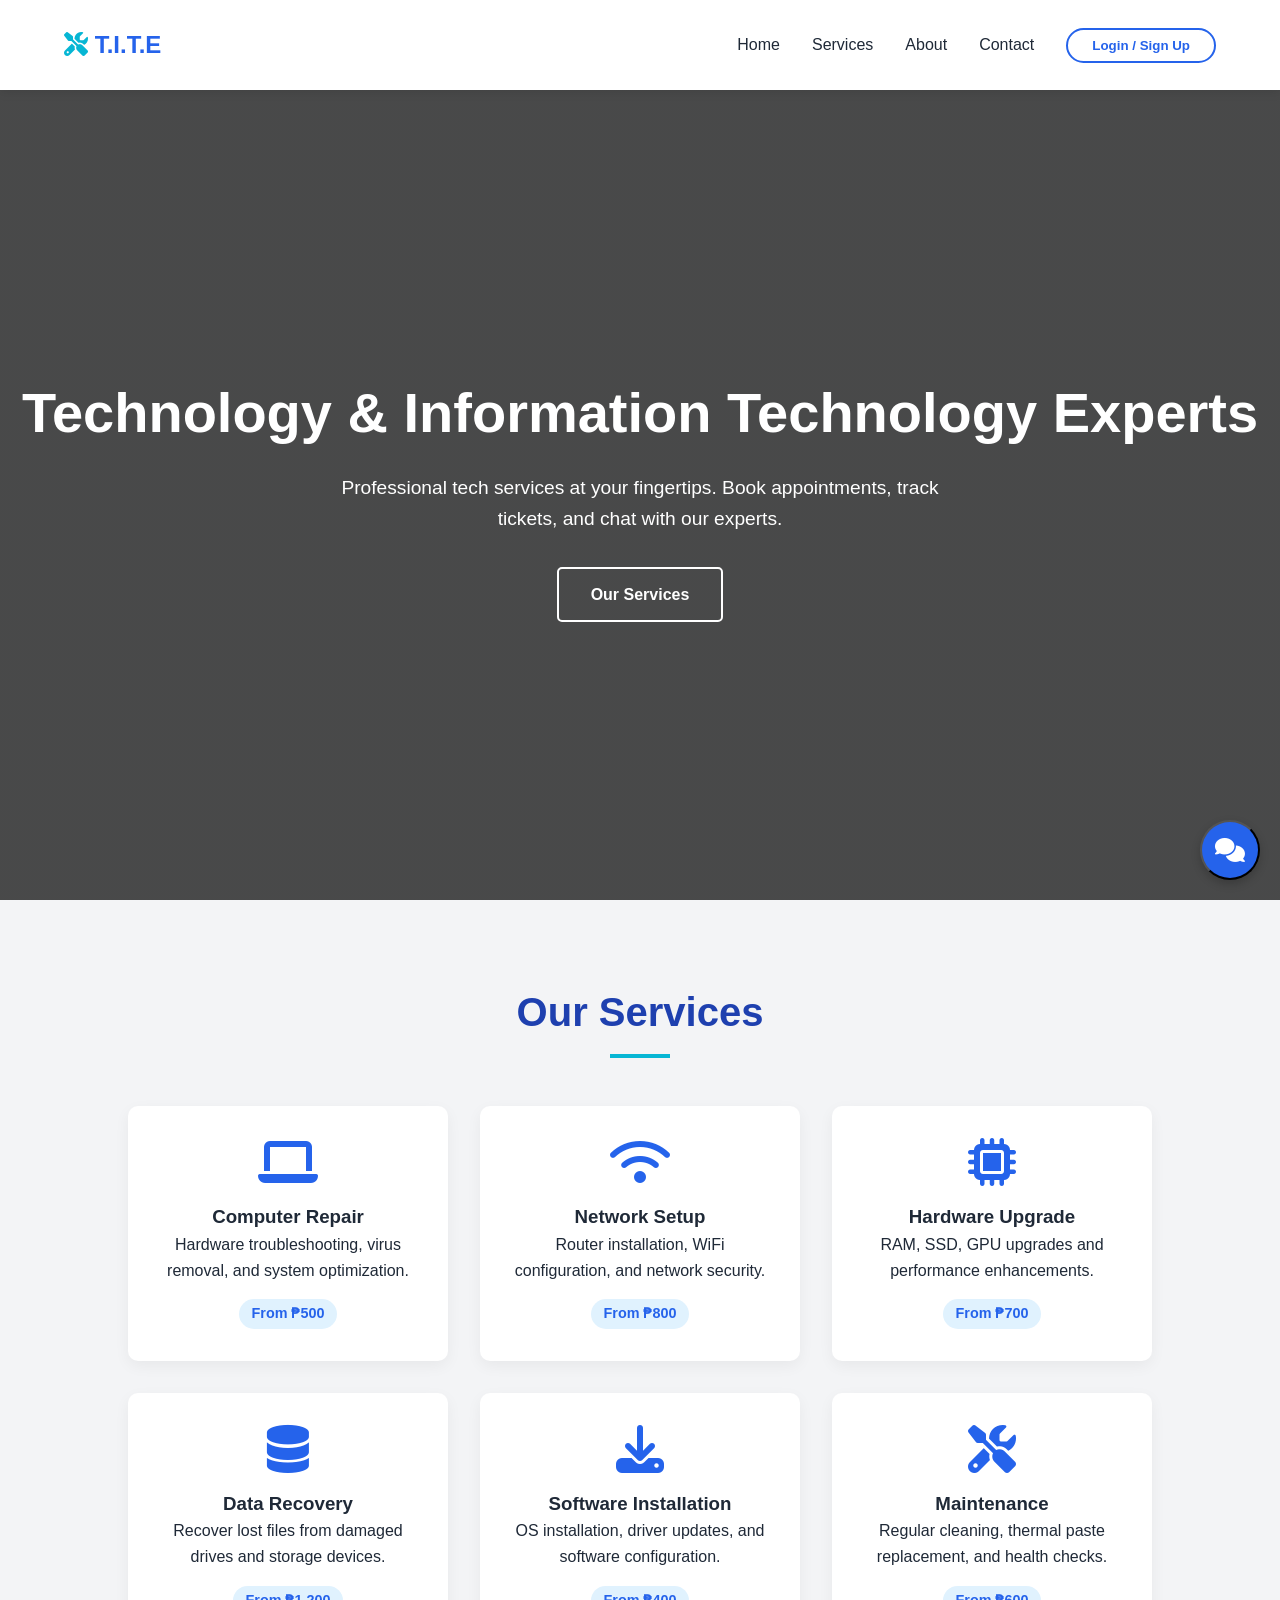
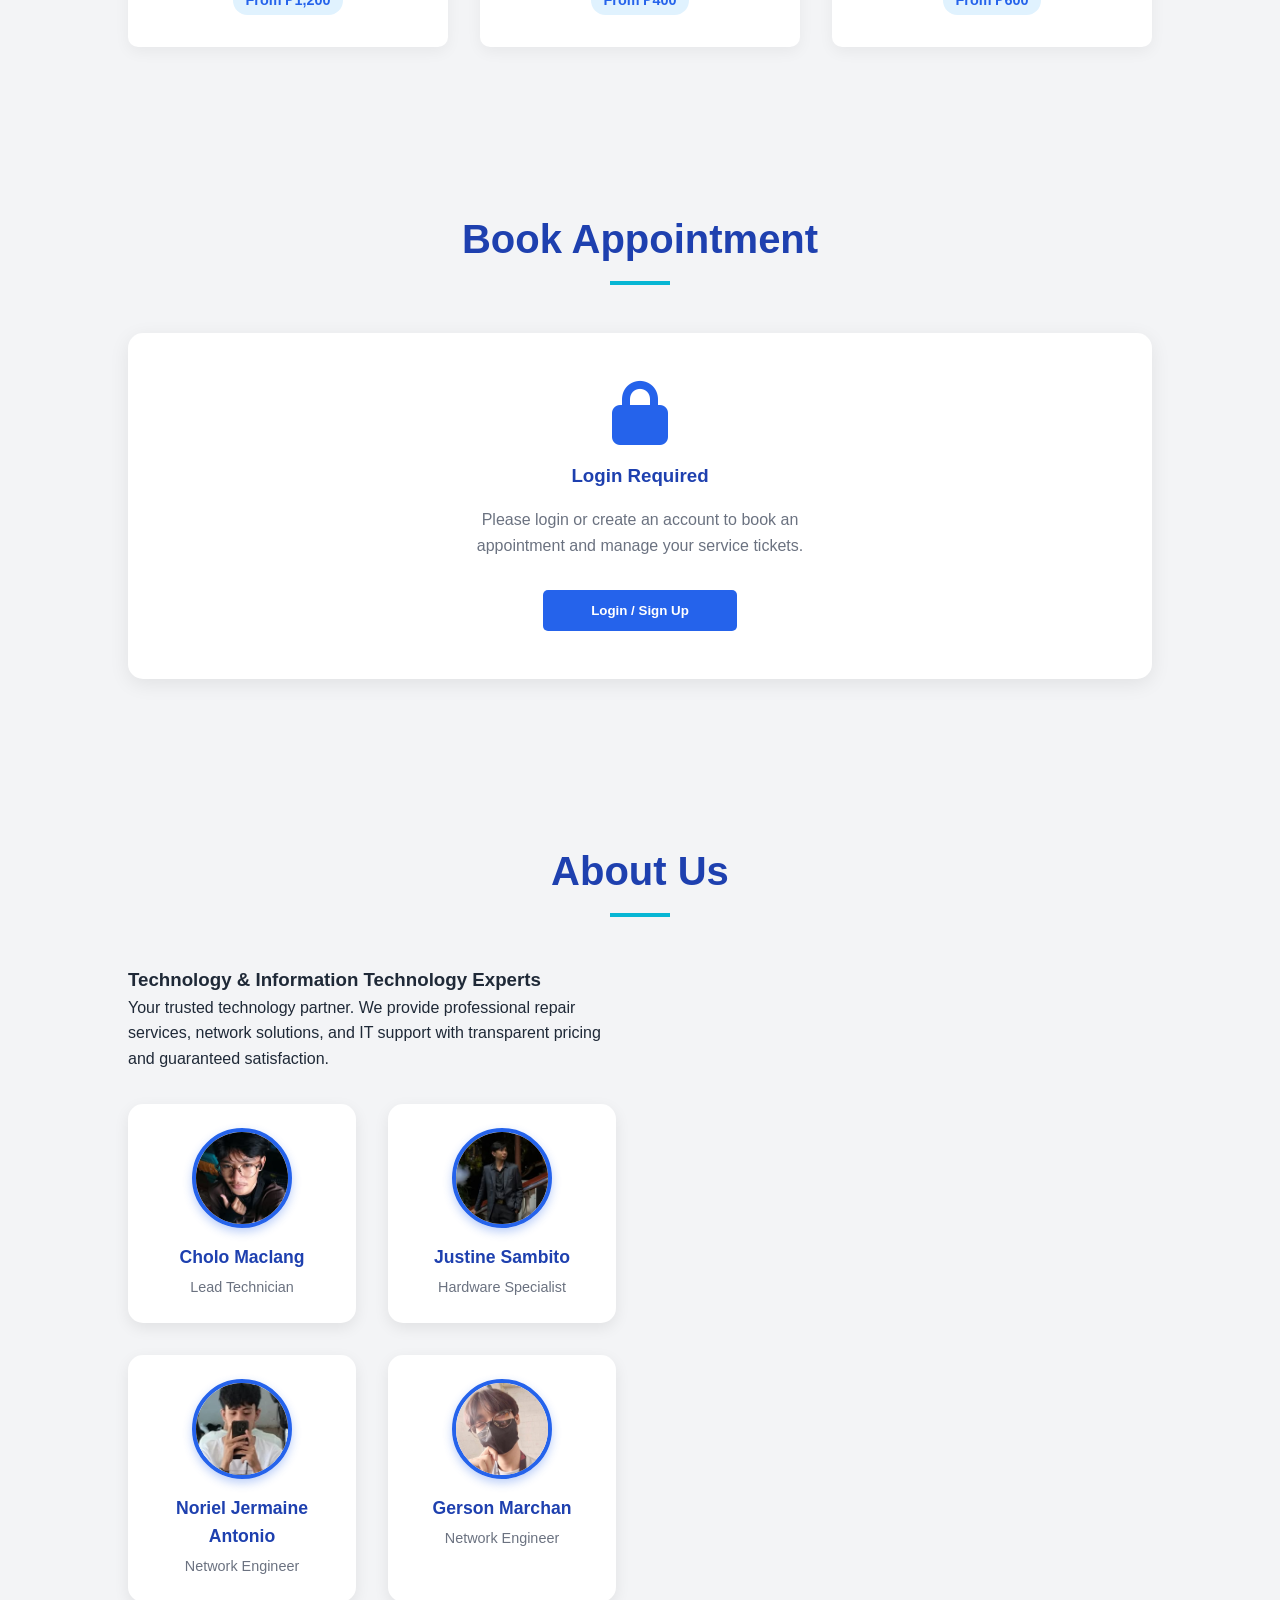
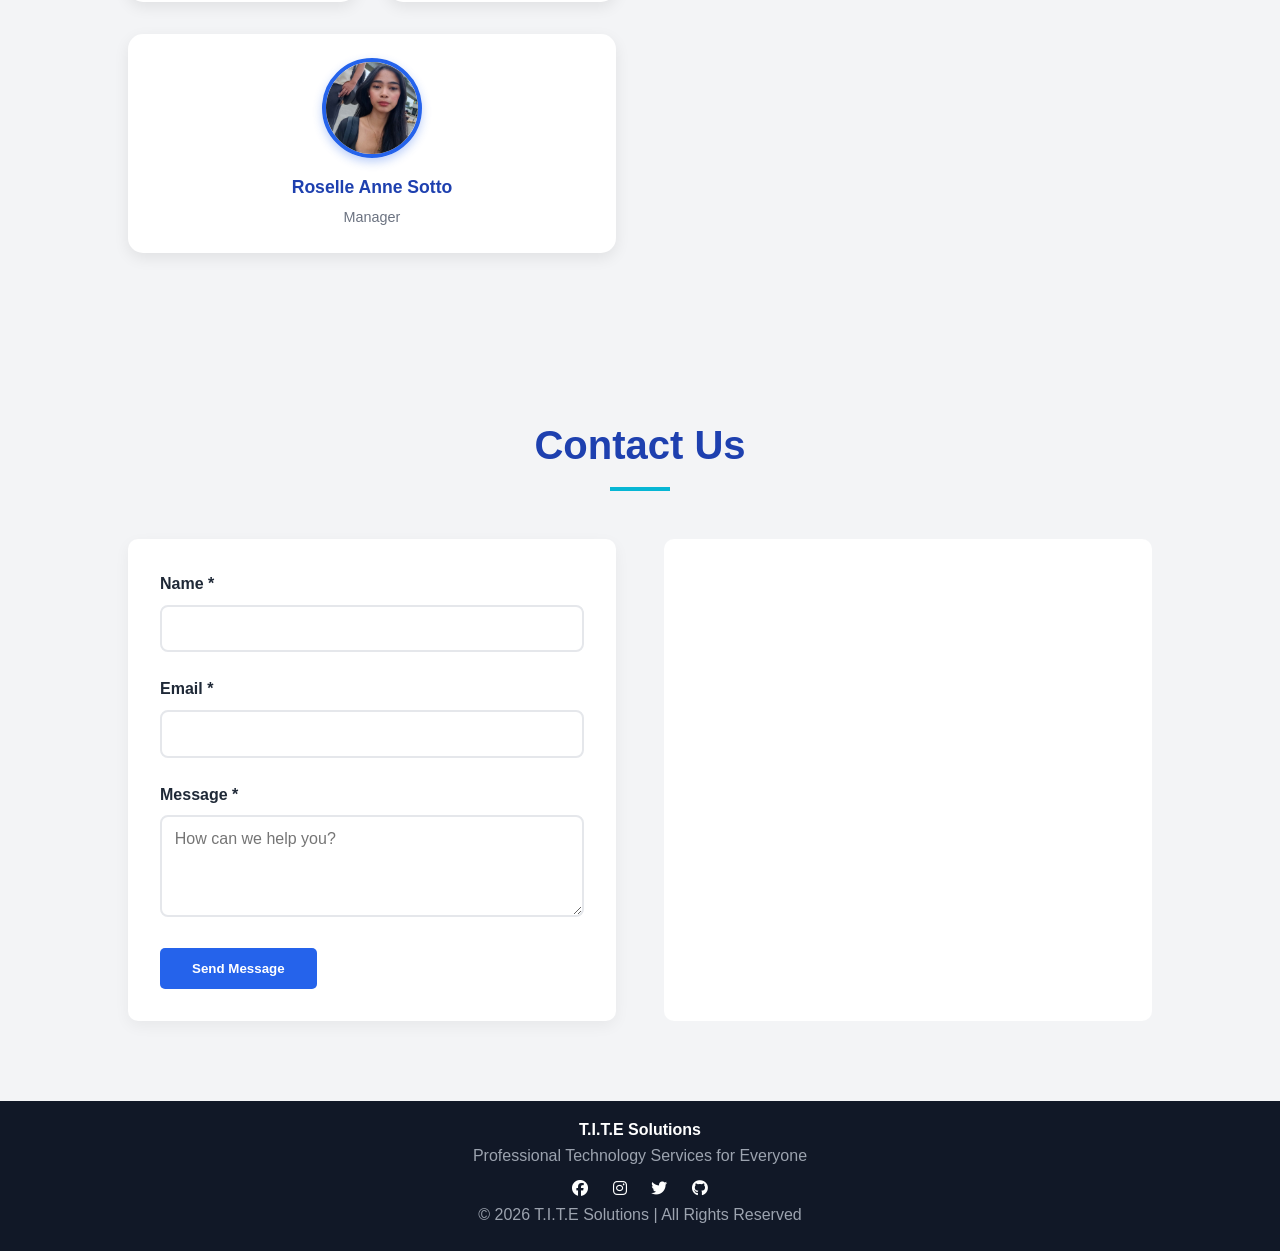
<file: tite-solutions/index.html>
<!DOCTYPE html>
<html lang="en">
<head>
    <meta charset="UTF-8">
    <meta name="viewport" content="width=device-width, initial-scale=1.0">
    <meta http-equiv="X-UA-Compatible" content="IE=edge">
    <!-- Security headers (also set server-side) -->
    <meta http-equiv="Content-Security-Policy" content="default-src 'self'; script-src 'self' 'unsafe-inline' https://cdnjs.cloudflare.com https://fonts.googleapis.com; style-src 'self' 'unsafe-inline' https://cdnjs.cloudflare.com https://fonts.googleapis.com; font-src https://fonts.gstatic.com https://cdnjs.cloudflare.com; img-src 'self' https://images.unsplash.com data:; connect-src 'self';">
    <meta name="referrer" content="strict-origin-when-cross-origin">
    
    <link rel="stylesheet" href="css/stylesheet.css">
    <title>TITE Solutions | Professional Tech Services</title>
    
    <!-- Preconnect for performance -->
    <link rel="preconnect" href="https://fonts.googleapis.com">
    <link rel="preconnect" href="https://fonts.gstatic.com" crossorigin>
    <link rel="preconnect" href="https://cdnjs.cloudflare.com">
    <link rel="preconnect" href="https://images.unsplash.com">
    
    <!-- Font Awesome for Icons -->
    <link rel="stylesheet" href="https://cdnjs.cloudflare.com/ajax/libs/font-awesome/6.4.0/css/all.min.css" integrity="sha512-iecdLmaskl7CVkqkXNQ/ZH/XLlvWZOJyj7Yy7tcenmpD1ypASozpmT/E0iPtmFIB46ZmdtAc9eNBvH0H/ZpiBw==" crossorigin="anonymous" referrerpolicy="no-referrer">
    
    <!-- Google Fonts -->
    <link href="https://fonts.googleapis.com/css2?family=Poppins:wght@300;400;500;600;700&display=swap" rel="stylesheet">
</head>
<body>
    <!-- NAVBAR -->
    <nav class="navbar" role="navigation" aria-label="Main navigation">
        <div class="logo" aria-label="T.I.T.E Solutions Home">
            <i class="fa-solid fa-screwdriver-wrench" aria-hidden="true"></i> 
            <span>T.I.T.E</span>
        </div>

        <ul class="nav-links" id="navLinks" role="menubar">
            <li role="none"><a href="#home" role="menuitem">Home</a></li>
            <li role="none"><a href="#services" role="menuitem">Services</a></li>
            <li role="none" id="navBookingLink"><a href="#booking" role="menuitem">Booking</a></li>
            <li role="none" id="navTicketsLink"><a href="#tickets" role="menuitem">My Tickets</a></li>
            <li role="none"><a href="#about" role="menuitem">About</a></li>
            <li role="none"><a href="#contact" role="menuitem">Contact</a></li>
            
            <!-- Admin Button (hidden by default; shown only for admin users) -->
            <li id="adminNav" style="display:none" role="none">
                <a href="admin.html" class="btn-login" type="button">Admin Dashboard</a>
            </li>
            
            <!-- Technician Button (hidden by default; shown only for technician users) -->
            <li id="technicianNav" style="display:none" role="none">
                <a href="technician-dashboard.html" class="btn-login" type="button">Technician Dashboard</a>
            </li>

            <!-- Guest View -->
            <li id="guestNav" role="none">
                <button class="btn-login" onclick="openModal('authModal')" type="button">Login / Sign Up</button>
            </li>
            
            <!-- Logged In View -->
            <li class="user-menu" id="userNav" role="none">
                <a class="btn-book" href="#booking" role="button">Book Service</a>
                <div class="user-avatar" onclick="toggleDropdown()" role="button" aria-haspopup="true" aria-expanded="false" aria-label="User menu" tabindex="0" onkeypress="if(event.key==='Enter')toggleDropdown()">
                    <i class="fa-solid fa-user" aria-hidden="true"></i>
                    <div class="dropdown-menu" id="userDropdown" role="menu" aria-label="User actions">
                        <a href="#" onclick="openProfileModal(); return false;" role="menuitem">
                            <i class="fa-solid fa-user" aria-hidden="true"></i> Profile
                        </a>
                        <a href="technician-dashboard.html" id="technicianPortalLink" style="display:none;" role="menuitem">
                            <i class="fa-solid fa-wrench" aria-hidden="true"></i> Technician Portal
                        </a>
                        <hr role="separator">
                        <a href="#" onclick="logout(); return false;" role="menuitem">
                            <i class="fa-solid fa-sign-out-alt" aria-hidden="true"></i> Logout
                        </a>
                    </div>
                </div>
            </li>
        </ul>

        <button class="menu-toggle" id="menuToggle" aria-label="Toggle navigation menu" aria-expanded="false" aria-controls="navLinks">
            <i class="fa-solid fa-bars" aria-hidden="true"></i>
        </button>
    </nav>

    <!-- HERO SECTION -->
    <section class="hero" id="home" role="banner" aria-label="Welcome to T.I.T.E Solutions">
        <h1>Technology & Information Technology Experts</h1>
        <p>Professional tech services at your fingertips. Book appointments, track tickets, and chat with our experts.</p>
        <div class="hero-buttons">
            <a href="#booking" id="heroBookBtn" class="btn btn-primary" role="button">Book Appointment</a>
            <a href="#services" class="btn btn-outline" role="button">Our Services</a>
        </div>
    </section>

    <!-- SERVICES SECTION -->
    <section id="services" aria-labelledby="services-heading">
        <div class="section-title">
            <h2 id="services-heading">Our Services</h2>
            <div class="line" aria-hidden="true"></div>
        </div>
        <div class="services-grid" role="list">
            <article class="service-card" onclick="selectService('Computer Repair')" role="listitem" tabindex="0" onkeypress="if(event.key==='Enter')selectService('Computer Repair')" aria-label="Computer Repair service, starting at 500 pesos">
                <i class="fa-solid fa-laptop service-icon" aria-hidden="true"></i>
                <h3>Computer Repair</h3>
                <p>Hardware troubleshooting, virus removal, and system optimization.</p>
                <span class="price-tag">From ₱500</span>
            </article>
            
            <article class="service-card" onclick="selectService('Network Setup')" role="listitem" tabindex="0" onkeypress="if(event.key==='Enter')selectService('Network Setup')" aria-label="Network Setup service, starting at 800 pesos">
                <i class="fa-solid fa-wifi service-icon" aria-hidden="true"></i>
                <h3>Network Setup</h3>
                <p>Router installation, WiFi configuration, and network security.</p>
                <span class="price-tag">From ₱800</span>
            </article>
            
            <article class="service-card" onclick="selectService('Hardware Upgrade')" role="listitem" tabindex="0" onkeypress="if(event.key==='Enter')selectService('Hardware Upgrade')" aria-label="Hardware Upgrade service, starting at 700 pesos">
                <i class="fa-solid fa-microchip service-icon" aria-hidden="true"></i>
                <h3>Hardware Upgrade</h3>
                <p>RAM, SSD, GPU upgrades and performance enhancements.</p>
                <span class="price-tag">From ₱700</span>
            </article>
            
            <article class="service-card" onclick="selectService('Data Recovery')" role="listitem" tabindex="0" onkeypress="if(event.key==='Enter')selectService('Data Recovery')" aria-label="Data Recovery service, starting at 1200 pesos">
                <i class="fa-solid fa-database service-icon" aria-hidden="true"></i>
                <h3>Data Recovery</h3>
                <p>Recover lost files from damaged drives and storage devices.</p>
                <span class="price-tag">From ₱1,200</span>
            </article>
            
            <article class="service-card" onclick="selectService('Software Installation')" role="listitem" tabindex="0" onkeypress="if(event.key==='Enter')selectService('Software Installation')" aria-label="Software Installation service, starting at 400 pesos">
                <i class="fa-solid fa-download service-icon" aria-hidden="true"></i>
                <h3>Software Installation</h3>
                <p>OS installation, driver updates, and software configuration.</p>
                <span class="price-tag">From ₱400</span>
            </article>
            
            <article class="service-card" onclick="selectService('Maintenance')" role="listitem" tabindex="0" onkeypress="if(event.key==='Enter')selectService('Maintenance')" aria-label="Maintenance service, starting at 600 pesos">
                <i class="fa-solid fa-tools service-icon" aria-hidden="true"></i>
                <h3>Maintenance</h3>
                <p>Regular cleaning, thermal paste replacement, and health checks.</p>
                <span class="price-tag">From ₱600</span>
            </article>
        </div>
    </section>

    <!-- BOOKING SECTION -->
    <section id="booking" aria-labelledby="booking-heading">
        <div class="section-title">
            <h2 id="booking-heading">Book Appointment</h2>
            <div class="line" aria-hidden="true"></div>
        </div>
        
        <!-- Login Required Message (shown when not logged in) -->
        <div id="bookingLoginRequired" style="text-align: center; padding: 3rem; background: var(--white); border-radius: 15px; box-shadow: 0 5px 20px rgba(0,0,0,0.08);">
            <i class="fa-solid fa-lock" style="font-size: 4rem; color: var(--primary-color); margin-bottom: 1rem;" aria-hidden="true"></i>
            <h3 style="color: var(--secondary-color); margin-bottom: 1rem;">Login Required</h3>
            <p style="color: var(--text-light); margin-bottom: 2rem; max-width: 400px; margin-left: auto; margin-right: auto;">Please login or create an account to book an appointment and manage your service tickets.</p>
            <button class="btn btn-primary" onclick="openModal('authModal')" style="padding: 0.8rem 3rem;" type="button">Login / Sign Up</button>
        </div>

        <!-- Role Restricted Message (shown for admin/technician) -->
        <div id="bookingRoleRestricted" style="display: none; text-align: center; padding: 3rem; background: var(--white); border-radius: 15px; box-shadow: 0 5px 20px rgba(0,0,0,0.08);">
            <i class="fa-solid fa-user-shield" style="font-size: 4rem; color: var(--primary-color); margin-bottom: 1rem;" aria-hidden="true"></i>
            <h3 style="color: var(--secondary-color); margin-bottom: 1rem;">Not Available</h3>
            <p style="color: var(--text-light); margin-bottom: 2rem; max-width: 400px; margin-left: auto; margin-right: auto;">Booking and ticket management are not available for admin or technician accounts.</p>
            <div style="display:flex; flex-wrap:wrap; gap:1rem; justify-content:center; margin-top:1rem;">
            <a href="admin.html" id="adminRedirectBtn" class="btn btn-primary" style="padding: 0.8rem 3rem; display: none;" role="button">Admin Dashboard</a>
            <a href="technician-dashboard.html" id="techRedirectBtn" class="btn btn-primary" style="padding: 0.8rem 3rem; display: none;" role="button">Technician Dashboard</a>
            </div>
        </div>

        <!-- Booking Form (shown when logged in) -->
        <div id="bookingFormContainer" style="display: none;">
            <div class="booking-container">
                <form class="booking-form" id="bookingForm" onsubmit="submitBooking(event)" aria-label="Booking form">
                    <div class="alert alert-success" id="bookingSuccess" role="alert" aria-live="polite" style="display: none;">
                        Booking submitted successfully! Check your tickets.
                    </div>
                    <div class="alert alert-error" id="bookingError" role="alert" aria-live="assertive" style="display: none;"></div>
                    
                    <div class="form-row">
                        <div class="form-group">
                            <label for="bookFirstName">First Name <span aria-label="required">*</span></label>
                            <input type="text" id="bookFirstName" required autocomplete="given-name" maxlength="50">
                        </div>
                        <div class="form-group">
                            <label for="bookLastName">Last Name <span aria-label="required">*</span></label>
                            <input type="text" id="bookLastName" required autocomplete="family-name" maxlength="50">
                        </div>
                    </div>
                    
                    <div class="form-group">
                        <label for="bookEmail">Email <span aria-label="required">*</span></label>
                        <input type="email" id="bookEmail" required autocomplete="email" maxlength="100">
                    </div>
                    
                    <div class="form-group">
                        <label for="bookPhone">Phone <span aria-label="required">*</span></label>
                        <input type="tel" id="bookPhone" required autocomplete="tel" maxlength="20" pattern="[0-9\s\-\+\(\)]{7,20}" title="Please enter a valid phone number">
                    </div>

                    <div class="form-group">
                        <label for="bookAddress">Address</label>
                        <input type="text" id="bookAddress" placeholder="Street No., Barangay, City, Zip" autocomplete="street-address" maxlength="200">
                    </div>
                    
                    <div class="form-group">
                        <label for="bookService">Service <span aria-label="required">*</span></label>
                        <select id="bookService" required onchange="onServiceChange()">
                            <option value="">Select a service</option>
                        </select>
                        <div id="serviceLoading" style="display: none; text-align: center; padding: 10px;">
                            <i class="fa-solid fa-spinner fa-spin"></i> Loading services...
                        </div>
                    </div>
                    
                    <div class="form-row">
                        <div class="form-group">
                            <label for="bookDate">Date <span aria-label="required">*</span></label>
                            <input type="date" id="bookDate" name="bookDate" required style="display: none;">
                            <div id="calendarContainer" style="border: 1px solid #ddd; border-radius: 8px; padding: 15px; background: #fafafa;">
                                <div style="display: flex; justify-content: space-between; align-items: center; margin-bottom: 15px;">
                                    <button type="button" id="prevMonth" class="btn" style="padding: 5px 10px;">&lt;</button>
                                    <h4 id="calendarMonth" style="margin: 0; color: var(--secondary-color);"></h4>
                                    <button type="button" id="nextMonth" class="btn" style="padding: 5px 10px;">&gt;</button>
                                </div>
                                <div style="display: grid; grid-template-columns: repeat(7, 1fr); gap: 5px; text-align: center; margin-bottom: 10px;">
                                    <div style="font-weight: bold; color: var(--text-light);">Sun</div>
                                    <div style="font-weight: bold; color: var(--text-light);">Mon</div>
                                    <div style="font-weight: bold; color: var(--text-light);">Tue</div>
                                    <div style="font-weight: bold; color: var(--text-light);">Wed</div>
                                    <div style="font-weight: bold; color: var(--text-light);">Thu</div>
                                    <div style="font-weight: bold; color: var(--text-light);">Fri</div>
                                    <div style="font-weight: bold; color: var(--text-light);">Sat</div>
                                </div>
                                <div id="calendarDays" style="display: grid; grid-template-columns: repeat(7, 1fr); gap: 5px;"></div>
                                <div id="dateLoading" style="display: none; text-align: center; padding: 10px;">
                                    <i class="fa-solid fa-spinner fa-spin"></i> Checking availability...
                                </div>
                            </div>
                        </div>
                        <div class="form-group">
                            <label>Time Slot <span aria-label="required">*</span></label>
                            <div class="time-slots" id="timeSlots" role="radiogroup" aria-label="Available time slots">
                                <div class="time-slot" onclick="selectTime(this, '09:00 AM')" role="radio" aria-checked="false" tabindex="0" onkeypress="if(event.key==='Enter'||event.key===' ')selectTime(this, '09:00 AM')">09:00</div>
                                <div class="time-slot" onclick="selectTime(this, '11:00 AM')" role="radio" aria-checked="false" tabindex="0" onkeypress="if(event.key==='Enter'||event.key===' ')selectTime(this, '11:00 AM')">11:00</div>
                                <div class="time-slot" onclick="selectTime(this, '02:00 PM')" role="radio" aria-checked="false" tabindex="0" onkeypress="if(event.key==='Enter'||event.key===' ')selectTime(this, '02:00 PM')">02:00</div>
                                <div class="time-slot" onclick="selectTime(this, '04:00 PM')" role="radio" aria-checked="false" tabindex="0" onkeypress="if(event.key==='Enter'||event.key===' ')selectTime(this, '04:00 PM')">04:00</div>
                            </div>
                            <input type="hidden" id="bookTime" required aria-hidden="true">
                            <div id="timeSlotsLoading" style="display: none; text-align: center; padding: 10px;">
                                <i class="fa-solid fa-spinner fa-spin"></i> Loading available times...
                            </div>
                        </div>
                    </div>
                    
                    <div class="form-group" id="technicianGroup" style="display: none;">
                        <label for="bookTechnician">Preferred Technician (Optional)</label>
                        <select id="bookTechnician">
                            <option value="">No preference</option>
                        </select>
                        <div id="technicianLoading" style="display: none; text-align: center; padding: 10px;">
                            <i class="fa-solid fa-spinner fa-spin"></i> Loading technicians...
                        </div>
                        <div id="technicianInfo" style="margin-top: 10px; padding: 10px; background: #f8f9fa; border-radius: 5px; display: none;">
                            <small id="technicianDetails"></small>
                        </div>
                    </div>
                    
                    <div class="form-group">
                        <label for="bookDesc">Description</label>
                        <textarea id="bookDesc" rows="3" placeholder="Describe your issue..." maxlength="1000"></textarea>
                    </div>
                    
                    <button type="submit" class="btn btn-primary" style="width: 100%;" id="submitBookingBtn">
                        <span class="btn-text">Confirm Booking</span>
                        <span class="btn-loading" style="display: none;"><i class="fa-solid fa-spinner fa-spin" aria-hidden="true"></i> Processing...</span>
                    </button>
                </form>
                
                <aside class="booking-summary" aria-label="Booking summary">
                    <h3>Booking Summary</h3>
                    <div class="summary-item">
                        <span>Service</span>
                        <span id="summaryService">-</span>
                    </div>
                    <div class="summary-item">
                        <span>Date</span>
                        <span id="summaryDate">-</span>
                    </div>
                    <div class="summary-item">
                        <span>Time</span>
                        <span id="summaryTime">-</span>
                    </div>
                    <div class="summary-item">
                        <span>Estimated Price</span>
                        <span id="summaryPrice">₱0</span>
                    </div>
                </aside>
            </div>
        </div>
    </section>

    <!-- TICKET SYSTEM SECTION -->
    <section id="tickets" aria-labelledby="tickets-heading">
        <div class="section-title">
            <h2 id="tickets-heading">My Tickets</h2>
            <div class="line" aria-hidden="true"></div>
        </div>
        <div class="ticket-section">
            <div class="ticket-tabs" role="tablist" aria-label="Ticket filters">
                <button class="ticket-tab active" onclick="filterTickets('all')" role="tab" aria-selected="true" aria-controls="ticketList" id="tab-all">All Tickets</button>
                <button class="ticket-tab" onclick="filterTickets('pending')" role="tab" aria-selected="false" aria-controls="ticketList" id="tab-pending">Pending</button>
                <button class="ticket-tab" onclick="filterTickets('confirmed')" role="tab" aria-selected="false" aria-controls="ticketList" id="tab-confirmed">Confirmed</button>
                <button class="ticket-tab" onclick="filterTickets('completed')" role="tab" aria-selected="false" aria-controls="ticketList" id="tab-completed">Completed</button>
            </div>
            <div class="ticket-list" id="ticketList" role="tabpanel" aria-labelledby="tab-all">
                <!-- Tickets will be populated by JavaScript -->
            </div>
        </div>
    </section>

    <!-- ABOUT SECTION -->
    <section id="about" aria-labelledby="about-heading">
        <div class="section-title">
            <h2 id="about-heading">About Us</h2>
            <div class="line" aria-hidden="true"></div>
        </div>
        <div class="about-container">
            <div class="about-text">
                <h3>Technology & Information Technology Experts</h3>
                <p>Your trusted technology partner. We provide professional repair services, network solutions, and IT support with transparent pricing and guaranteed satisfaction.</p>
                
                <div class="team-grid" role="list" aria-label="Our team">
                    <article class="team-member" role="listitem">
                        <div class="team-avatar">
                            <img src="pics/cholo.jpg" alt="Cholo Maclang, Lead Technician" loading="lazy" width="100" height="100">
                        </div>
                        <h4>Cholo Maclang</h4>
                        <p>Lead Technician</p>
                    </article>
                    <article class="team-member" role="listitem">
                        <div class="team-avatar">
                            <img src="pics/justine.jpg" alt="Justine Sambito, Hardware Specialist" loading="lazy" width="100" height="100">
                        </div>
                        <h4>Justine Sambito</h4>
                        <p>Hardware Specialist</p>
                    </article>
                    <article class="team-member" role="listitem">
                        <div class="team-avatar">
                            <img src="pics/nj.jpg" alt="Noriel Jermaine Antonio, Network Engineer" loading="lazy" width="100" height="100">
                        </div>
                        <h4>Noriel Jermaine Antonio</h4>
                        <p>Network Engineer</p>
                    </article>
                    <article class="team-member" role="listitem">
                        <div class="team-avatar">
                            <img src="pics/gerson.jpg" alt="Gerson Marchan, Network Engineer" loading="lazy" width="100" height="100">
                        </div>
                        <h4>Gerson Marchan</h4>
                        <p>Network Engineer</p>
                    </article>
                    <article class="team-member" role="listitem">
                        <div class="team-avatar">
                            <img src="pics/roselle.jpg" alt="Roselle Anne Sotto, Manager" loading="lazy" width="100" height="100">
                        </div>
                        <h4>Roselle Anne Sotto</h4>
                        <p>Manager</p>
                    </article>
                </div>
            </div>
            <div class="about-image" role="img" aria-label="T.I.T.E Solutions team at work"></div>
        </div>
    </section>    <!-- CONTACT SECTION -->
    <section id="contact" aria-labelledby="contact-heading">
        <div class="section-title">
            <h2 id="contact-heading">Contact Us</h2>
            <div class="line" aria-hidden="true"></div>
        </div>
        <div class="contact-container">
            <form class="contact-form" onsubmit="submitContact(event)" aria-label="Contact form">
                <div class="alert alert-success" id="contactSuccess" role="alert" aria-live="polite" style="display: none;">
                    Message sent successfully! We'll get back to you soon.
                </div>
                <div class="alert alert-error" id="contactError" role="alert" aria-live="assertive" style="display: none;"></div>
                
                <div class="form-group">
                    <label for="contactName">Name <span aria-label="required">*</span></label>
                    <input type="text" id="contactName" required maxlength="100" autocomplete="name">
                </div>
                <div class="form-group">
                    <label for="contactEmail">Email <span aria-label="required">*</span></label>
                    <input type="email" id="contactEmail" required maxlength="100" autocomplete="email">
                </div>
                <div class="form-group">
                    <label for="contactMessage">Message <span aria-label="required">*</span></label>
                    <textarea id="contactMessage" rows="4" required minlength="10" maxlength="5000" placeholder="How can we help you?"></textarea>
                </div>
                <button type="submit" class="btn btn-primary" id="submitContactBtn">
                    <span class="btn-text">Send Message</span>
                    <span class="btn-loading" style="display: none;"><i class="fa-solid fa-spinner fa-spin" aria-hidden="true"></i> Sending...</span>
                </button>
            </form>
            <div class="map-container" aria-label="Location map">
                <iframe src="https://maps.google.com/maps?q=Bulacan&t=&z=13&ie=UTF8&iwloc=&output=embed" 
                        title="T.I.T.E Solutions location in Bulacan" 
                        loading="lazy"
                        sandbox="allow-scripts allow-same-origin">
                </iframe>
            </div>
        </div>
    </section>

    <!-- CHAT WIDGET -->
    <div class="chat-widget" aria-label="Live chat">
        <div class="chat-window" id="chatWindow" role="dialog" aria-label="Chat with T.I.T.E Support" aria-hidden="true" style="display: none;">
            <div class="chat-header">
                <div class="chat-header-info">
                    <div class="staff-avatar" aria-hidden="true">
                        <i class="fa-solid fa-headset"></i>
                    </div>
                    <div>
                        <div style="font-weight: 600;">T.I.T.E Support</div>
                        <div style="font-size: 0.8rem; opacity: 0.9;">Online now</div>
                    </div>
                </div>
                <button id="closeChat" style="background: none; border: none; color: white; cursor: pointer; font-size: 1.2rem;" aria-label="Close chat" onclick="toggleChat()">
                    <i class="fa-solid fa-xmark" aria-hidden="true"></i>
                </button>
            </div>
            <div class="chat-body" id="chatBody" role="log" aria-live="polite" aria-atomic="false">
                <div class="message bot-msg" role="article">
                    Hello! 👋 Welcome to T.I.T.E. How can I help you today?
                </div>
            </div>
            <div class="chat-input-area">
                <input type="text" id="chatInput" placeholder="Type your message..." maxlength="2000" aria-label="Type your message" onkeypress="if(event.key==='Enter')sendMessage()">
                <button onclick="sendMessage()" aria-label="Send message" style="background: var(--primary-color); color: white; border: none; width: 45px; height: 45px; border-radius: 50%; cursor: pointer;">
                    <i class="fa-solid fa-paper-plane" aria-hidden="true"></i>
                </button>
            </div>
        </div>
        <button class="chat-button" id="chatBtn" onclick="toggleChat()" aria-label="Open chat" aria-haspopup="dialog" aria-expanded="false">
            <i class="fa-solid fa-comments" aria-hidden="true"></i>
        </button>
    </div>

    <!-- AUTH MODAL -->
    <div class="modal-overlay" id="authModal" role="dialog" aria-modal="true" aria-labelledby="authTitle" style="display: none;">
        <div class="modal-content">
            <button class="modal-close" onclick="closeModal('authModal')" aria-label="Close authentication modal">
                <i class="fa-solid fa-xmark" aria-hidden="true"></i>
            </button>
            <h2 class="modal-title" id="authTitle">Welcome to T.I.T.E</h2>
            
            <div class="tab-buttons" role="tablist" aria-label="Authentication options">
                <button class="tab-btn active" onclick="switchTab('login')" role="tab" aria-selected="true" id="tab-login">Login</button>
                <button class="tab-btn" onclick="switchTab('signup')" role="tab" aria-selected="false" id="tab-signup">Sign Up</button>
            </div>

            <!-- Login Form -->
            <div id="loginTab" class="tab-content active" role="tabpanel" aria-labelledby="tab-login">
                <form onsubmit="handleLogin(event)">
                    <div class="alert alert-error" id="loginError" role="alert" aria-live="assertive" style="display: none;"></div>
                    
                    <div class="form-group">
                        <label for="loginEmail">Email</label>
                        <input type="email" id="loginEmail" required autocomplete="email" maxlength="100">
                    </div>
                    <div class="form-group">
                        <label for="loginPassword">Password</label>
                        <input type="password" id="loginPassword" required autocomplete="current-password" minlength="8">
                    </div>
                    <button type="submit" class="btn btn-primary" style="width: 100%;" id="loginBtn">
                        <span class="btn-text">Login</span>
                        <span class="btn-loading" style="display: none;"><i class="fa-solid fa-spinner fa-spin" aria-hidden="true"></i> Logging in...</span>
                    </button>
                </form>
            </div>

            <!-- Sign Up Form -->
            <div id="signupTab" class="tab-content" role="tabpanel" aria-labelledby="tab-signup" style="display: none;">
                <form onsubmit="handleSignup(event)">
                    <div class="alert alert-success" id="signupSuccess" role="alert" aria-live="polite" style="display: none;">
                        Account created! Please login.
                    </div>
                    <div class="alert alert-error" id="signupError" role="alert" aria-live="assertive" style="display: none;"></div>
                    
                    <div class="form-group">
                        <label for="signupName">Full Name</label>
                        <input type="text" id="signupName" required autocomplete="name" maxlength="100" minlength="2">
                    </div>
                    <div class="form-group">
                        <label for="signupEmail">Email</label>
                        <input type="email" id="signupEmail" required autocomplete="email" maxlength="100">
                    </div>
                    <div class="form-group">
                        <label for="signupPassword">Password</label>
                        <input type="password" id="signupPassword" required autocomplete="new-password" minlength="8" 
                               pattern="(?=.*[a-z])(?=.*[A-Z])(?=.*\d).{8,}" 
                               title="Must contain at least 8 characters, including uppercase, lowercase, and number">
                    </div>
                    <div class="form-group">
                        <label for="signupConfirm">Confirm Password</label>
                        <input type="password" id="signupConfirm" required autocomplete="new-password" minlength="8" pattern="(?=.*[a-z])(?=.*[A-Z])(?=.*\d).{8,}" title="Must contain at least 8 characters, including uppercase, lowercase, and number">
                    </div>
                    <button type="submit" class="btn btn-primary" style="width: 100%;" id="signupBtn">
                        <span class="btn-text">Create Account</span>
                        <span class="btn-loading" style="display: none;"><i class="fa-solid fa-spinner fa-spin" aria-hidden="true"></i> Creating...</span>
                    </button>
                </form>
            </div>
        </div>
    </div>

    <!-- PROFILE MODAL -->
    <div class="modal-overlay" id="profileModal" role="dialog" aria-modal="true" aria-labelledby="profileTitle" style="display: none;">
        <div class="modal-content">
            <button class="modal-close" onclick="closeProfileModal()" aria-label="Close profile modal">
                <i class="fa-solid fa-xmark" aria-hidden="true"></i>
            </button>
            <h2 class="modal-title" id="profileTitle">My Profile</h2>
            <form id="profileForm" onsubmit="saveProfile(event)">
                <div class="alert alert-error" id="profileError" role="alert" style="display: none;"></div>
                <div class="alert alert-success" id="profileSuccess" role="alert" style="display: none;"></div>
                
                <div class="form-group">
                    <label for="profileName">Full Name</label>
                    <input type="text" id="profileName" required maxlength="100">
                </div>
                <div class="form-group">
                    <label for="profileEmail">Email</label>
                    <input type="email" id="profileEmail" disabled aria-label="Email cannot be changed">
                </div>
                <div class="form-group">
                    <label for="profileAddress">Address</label>
                    <input type="text" id="profileAddress" placeholder="Street No., Barangay, City, Zip" maxlength="200" autocomplete="street-address">
                </div>
                <div class="form-group">
                    <label for="profilePhone">Phone</label>
                    <input type="tel" id="profilePhone" maxlength="20" autocomplete="tel">
                </div>
                <div class="form-group">
                    <label for="profilePassword">New Password (leave blank to keep current)</label>
                    <input type="password" id="profilePassword" minlength="8" autocomplete="new-password"
                           pattern="(?=.*[a-z])(?=.*[A-Z])(?=.*\d).{8,}"
                           title="Must contain at least 8 characters, including uppercase, lowercase, and number">
                </div>
                <div style="display:flex; gap:8px; margin-top:1rem;">
                    <button type="submit" class="btn btn-primary" id="profileSaveBtn">
                        <span class="btn-text">Save Changes</span>
                        <span class="btn-loading" style="display: none;"><i class="fa-solid fa-spinner fa-spin" aria-hidden="true"></i> Saving...</span>
                    </button>
                    <button type="button" class="btn" onclick="closeProfileModal()">Cancel</button>
                </div>
            </form>
        </div>
    </div>

    <!-- EDIT TICKET MODAL (Admin) -->
    <div class="modal-overlay" id="editTicketModal" role="dialog" aria-modal="true" aria-labelledby="editTicketTitle" style="display: none;">
        <div class="modal-content">
            <button class="modal-close" onclick="closeEditTicketModal()" aria-label="Close edit ticket modal">
                <i class="fa-solid fa-xmark" aria-hidden="true"></i>
            </button>
            <h2 class="modal-title" id="editTicketTitle">Edit Ticket</h2>
            <form id="editTicketForm" onsubmit="saveEditedTicket(event)">
                <input type="hidden" id="editTicketId">
                <div class="alert alert-error" id="editTicketError" role="alert" style="display: none;"></div>

                <div class="form-group">
                    <label for="editService">Service</label>
                    <select id="editService" required>
                        <option value="Computer Repair">Computer Repair</option>
                        <option value="Network Setup">Network Setup</option>
                        <option value="Hardware Upgrade">Hardware Upgrade</option>
                        <option value="Data Recovery">Data Recovery</option>
                        <option value="Software Installation">Software Installation</option>
                        <option value="Maintenance">Maintenance</option>
                    </select>
                </div>

                <div class="form-row">
                    <div class="form-group">
                        <label>Date</label>
                        <input type="hidden" id="editDate" required>
                        <div id="editCalendarContainer" style="border: 1px solid #ddd; border-radius: 8px; padding: 10px; background: #fafafa;">
                            <div style="display: flex; justify-content: space-between; align-items: center; margin-bottom: 10px;">
                                <button type="button" class="btn" style="padding: 4px 8px; font-size: 0.85rem;" onclick="changeEditCalendarMonth(-1)">&lt;</button>
                                <h4 id="editCalendarMonth" style="margin: 0; color: var(--secondary-color); font-size: 0.95rem;"></h4>
                                <button type="button" class="btn" style="padding: 4px 8px; font-size: 0.85rem;" onclick="changeEditCalendarMonth(1)">&gt;</button>
                            </div>
                            <div style="display: grid; grid-template-columns: repeat(7, 1fr); gap: 3px; text-align: center; margin-bottom: 6px; font-size: 0.8rem;">
                                <div style="font-weight: bold; color: var(--text-light);">Su</div>
                                <div style="font-weight: bold; color: var(--text-light);">Mo</div>
                                <div style="font-weight: bold; color: var(--text-light);">Tu</div>
                                <div style="font-weight: bold; color: var(--text-light);">We</div>
                                <div style="font-weight: bold; color: var(--text-light);">Th</div>
                                <div style="font-weight: bold; color: var(--text-light);">Fr</div>
                                <div style="font-weight: bold; color: var(--text-light);">Sa</div>
                            </div>
                            <div id="editCalendarDays" style="display: grid; grid-template-columns: repeat(7, 1fr); gap: 3px;"></div>
                        </div>
                    </div>
                    <div class="form-group">
                        <label>Time Slot <span aria-label="required">*</span></label>
                        <div class="time-slots" id="editTimeSlots" role="radiogroup" aria-label="Available time slots" style="grid-template-columns: 1fr 1fr; gap: 0.4rem;">
                            <div class="time-slot" onclick="selectEditTime(this, '09:00 AM')" role="radio" aria-checked="false" tabindex="0" onkeypress="if(event.key==='Enter'||event.key===' ')selectEditTime(this, '09:00 AM')" style="padding: 0.35rem 0.2rem; font-size: 0.8rem;">09:00 AM</div>
                            <div class="time-slot" onclick="selectEditTime(this, '11:00 AM')" role="radio" aria-checked="false" tabindex="0" onkeypress="if(event.key==='Enter'||event.key===' ')selectEditTime(this, '11:00 AM')" style="padding: 0.35rem 0.2rem; font-size: 0.8rem;">11:00 AM</div>
                            <div class="time-slot" onclick="selectEditTime(this, '02:00 PM')" role="radio" aria-checked="false" tabindex="0" onkeypress="if(event.key==='Enter'||event.key===' ')selectEditTime(this, '02:00 PM')" style="padding: 0.35rem 0.2rem; font-size: 0.8rem;">02:00 PM</div>
                            <div class="time-slot" onclick="selectEditTime(this, '04:00 PM')" role="radio" aria-checked="false" tabindex="0" onkeypress="if(event.key==='Enter'||event.key===' ')selectEditTime(this, '04:00 PM')" style="padding: 0.35rem 0.2rem; font-size: 0.8rem;">04:00 PM</div>
                        </div>
                        <input type="hidden" id="editTime" required aria-hidden="true">
                    </div>
                </div>

                <div class="form-row">
                    <div class="form-group">
                        <label for="editFirstName">First Name</label>
                        <input type="text" id="editFirstName" required maxlength="50">
                    </div>
                    <div class="form-group">
                        <label for="editLastName">Last Name</label>
                        <input type="text" id="editLastName" required maxlength="50">
                    </div>
                </div>
                <div class="form-group">
                    <label for="editEmail">Email</label>
                    <input type="email" id="editEmail" required maxlength="100">
                </div>

                <div class="form-group">
                    <label for="editAddress">Address</label>
                    <input type="text" id="editAddress" placeholder="Street, City, Zip / Barangay" maxlength="200">
                </div>

                <div class="form-group">
                    <label for="editPhone">Phone</label>
                    <input type="tel" id="editPhone" maxlength="20">
                </div>

                <div class="form-group">
                    <label for="editDesc">Description</label>
                    <textarea id="editDesc" rows="3" maxlength="1000"></textarea>
                </div>

                <div class="form-group" id="editStatusGroup">
                    <label for="editStatus">Status</label>
                    <select id="editStatus" required>
                        <option value="pending">Pending</option>
                        <option value="confirmed">Confirmed</option>
                        <option value="completed">Completed</option>
                        <option value="cancelled">Cancelled</option>
                    </select>
                </div>

                <div style="display:flex; gap:8px; margin-top:1rem;">
                    <button type="submit" class="btn btn-primary" id="editTicketSaveBtn">
                        <span class="btn-text">Save Changes</span>
                        <span class="btn-loading" style="display: none;"><i class="fa-solid fa-spinner fa-spin" aria-hidden="true"></i> Saving...</span>
                    </button>
                    <button type="button" class="btn" onclick="closeEditTicketModal()">Cancel</button>
                </div>
            </form>
        </div>
    </div>

    <!-- User Chat Modal -->
    <div id="userChatModal" class="modal-overlay">
        <div class="modal-content" style="max-width: 600px; height: 80vh; display: flex; flex-direction: column;">
            <button class="modal-close" onclick="closeUserChatModal()">&times;</button>
            <h2 id="userChatModalTitle"><i class="fa-solid fa-comments"></i> Chat with Technician</h2>
            <div id="userChatTicketInfo" style="margin-bottom: 1rem; padding: 0.75rem; background: #f3f4f6; border-radius: 8px; font-size: 0.875rem;"></div>
            <div id="userChatMessages" style="flex: 1; overflow-y: auto; border: 1px solid #e5e7eb; border-radius: 8px; padding: 1rem; margin-bottom: 1rem; background: #fafafa;"></div>
            <div style="display: flex; gap: 0.5rem;">
                <input type="text" id="userChatInput" placeholder="Type your message..." style="flex: 1; padding: 0.75rem; border: 1px solid #d1d5db; border-radius: 6px;" onkeypress="if(event.key==='Enter')sendUserChatMessage()">
                <button class="btn btn-primary" onclick="sendUserChatMessage()"><i class="fa-solid fa-paper-plane"></i> Send</button>
            </div>
        </div>
    </div>

    <style>
    .user-chat-message { margin-bottom: 1rem; max-width: 80%; }
    .user-chat-message.me { margin-left: auto; }
    .user-chat-message.other { margin-right: auto; }
    .user-chat-bubble { padding: 0.75rem 1rem; border-radius: 12px; font-size: 0.9375rem; line-height: 1.5; }
    .user-chat-message.me .user-chat-bubble { background: var(--primary-color); color: white; border-bottom-right-radius: 4px; }
    .user-chat-message.other .user-chat-bubble { background: white; color: #374151; border: 1px solid #e5e7eb; border-bottom-left-radius: 4px; }
    .user-chat-meta { font-size: 0.75rem; color: #6b7280; margin-top: 0.25rem; text-align: right; }
    .user-chat-message.other .user-chat-meta { text-align: left; }
    </style>

    <!-- FOOTER -->
    <footer role="contentinfo">
        <div class="footer-content">
            <h4>T.I.T.E Solutions</h4>
            <p>Professional Technology Services for Everyone</p>
            <div class="socials" aria-label="Social media links">
                <a href="#" aria-label="Facebook"><i class="fa-brands fa-facebook" aria-hidden="true"></i></a>
                <a href="#" aria-label="Instagram"><i class="fa-brands fa-instagram" aria-hidden="true"></i></a>
                <a href="#" aria-label="Twitter"><i class="fa-brands fa-twitter" aria-hidden="true"></i></a>
                <a href="#" aria-label="GitHub"><i class="fa-brands fa-github" aria-hidden="true"></i></a>
            </div>
            <p>&copy; 2026 T.I.T.E Solutions | All Rights Reserved</p>
        </div>
    </footer>

    <!-- JAVASCRIPT -->
    <script src="js/database.js?v=3"></script>
    <script>
        // =========================
        // SIMPLE STATE MANAGEMENT
        // =========================
        let currentUser = null;

        // Initialize on page load
        window.addEventListener('DOMContentLoaded', async () => {
            // Check for existing session
            try {
                const result = await db.auth.checkSession();
                if (result.success) {
                    currentUser = result.data;
                    await updateUI();
                } else {
                    await updateUI();
                }
            } catch (error) {
                console.error('Session check failed:', error);
                await updateUI();
            }
            
            // Setup basic event listeners
            setupEventListeners();
        });

        // =========================
        // EVENT LISTENERS SETUP
        // =========================
        function setupEventListeners() {
            // Mobile menu toggle
            const menuToggle = document.getElementById('menuToggle');
            const navLinks = document.getElementById('navLinks');
            
            if (menuToggle && navLinks) {
                menuToggle.addEventListener('click', () => {
                    const isExpanded = navLinks.classList.toggle('active');
                    menuToggle.setAttribute('aria-expanded', isExpanded);
                });
                
                // Close menu when clicking outside
                document.addEventListener('click', (e) => {
                    if (!e.target.closest('.navbar') && navLinks.classList.contains('active')) {
                        navLinks.classList.remove('active');
                        menuToggle.setAttribute('aria-expanded', 'false');
                    }
                });
            }
            
            // Modal close on outside click
            document.querySelectorAll('.modal-overlay').forEach(modal => {
                modal.addEventListener('click', (e) => {
                    if (e.target === modal) {
                        modal.style.display = 'none';
                        modal.classList.remove('active');
                    }
                });
            });
            
            // Escape key to close modals
            document.addEventListener('keydown', (e) => {
                if (e.key === 'Escape') {
                    document.querySelectorAll('.modal-overlay.active, .modal-overlay[style*="flex"]').forEach(modal => {
                        modal.style.display = 'none';
                        modal.classList.remove('active');
                    });
                }
            });
        }

        // =========================
        // UI UPDATES
        // =========================
        async function updateUI() {
            const guestNav = document.getElementById('guestNav');
            const userNav = document.getElementById('userNav');
            const bookingLoginRequired = document.getElementById('bookingLoginRequired');
            const bookingFormContainer = document.getElementById('bookingFormContainer');
            const bookingRoleRestricted = document.getElementById('bookingRoleRestricted');
            const adminNav = document.getElementById('adminNav');
            const technicianNav = document.getElementById('technicianNav');
            const technicianPortalLink = document.getElementById('technicianPortalLink');
            const navBookingLink = document.getElementById('navBookingLink');
            const navTicketsLink = document.getElementById('navTicketsLink');
            const ticketsSection = document.getElementById('tickets');
            const adminRedirectBtn = document.getElementById('adminRedirectBtn');
            const techRedirectBtn = document.getElementById('techRedirectBtn');
            const bookServiceBtn = userNav ? userNav.querySelector('.btn-book') : null;
            const heroBookBtn = document.getElementById('heroBookBtn');
            
            const isAdmin = currentUser && currentUser.role === 'admin';
            const isTechnician = currentUser && currentUser.role === 'technician';
            const isUser = currentUser && !isAdmin && !isTechnician;
            
            if (currentUser) {
                // Show user navigation
                if (guestNav) guestNav.style.display = 'none';
                if (userNav) {
                    userNav.classList.add('active');
                    userNav.style.display = 'flex';
                }
                
                // Hide Book Service button for non-user roles
                if (bookServiceBtn) bookServiceBtn.style.display = isUser ? 'inline-block' : 'none';
                
                // Booking section handling
                if (isUser) {
                    // Normal user: show booking form
                    if (bookingLoginRequired) bookingLoginRequired.style.display = 'none';
                    if (bookingRoleRestricted) bookingRoleRestricted.style.display = 'none';
                    if (bookingFormContainer) bookingFormContainer.style.display = 'block';
                    if (navBookingLink) navBookingLink.style.display = 'list-item';
                    if (navTicketsLink) navTicketsLink.style.display = 'list-item';
                    if (ticketsSection) ticketsSection.style.display = 'block';
                    if (heroBookBtn) heroBookBtn.style.display = 'inline-block';
                } else {
                    // Admin/Technician: show restricted message
                    if (bookingLoginRequired) bookingLoginRequired.style.display = 'none';
                    if (bookingRoleRestricted) bookingRoleRestricted.style.display = 'block';
                    if (bookingFormContainer) bookingFormContainer.style.display = 'none';
                    if (navBookingLink) navBookingLink.style.display = 'none';
                    if (navTicketsLink) navTicketsLink.style.display = 'none';
                    if (ticketsSection) ticketsSection.style.display = 'none';
                    if (heroBookBtn) heroBookBtn.style.display = 'none';
                    
                    // Show correct dashboard button
                    if (adminRedirectBtn) adminRedirectBtn.style.display = isAdmin ? 'flex' : 'none';
                    if (techRedirectBtn) techRedirectBtn.style.display = isTechnician ? 'flex' : 'none';
                }
                
                // Show admin nav if admin
                if (adminNav && isAdmin) {
                    adminNav.style.display = 'block';
                } else if (adminNav) {
                    adminNav.style.display = 'none';
                }
                
                // Show technician portal if technician
                if (technicianPortalLink && isTechnician) {
                    technicianPortalLink.style.display = 'block';
                }
                
                // Show technician dashboard button if technician
                if (technicianNav && isTechnician) {
                    technicianNav.style.display = 'block';
                } else if (technicianNav) {
                    technicianNav.style.display = 'none';
                }
            } else {
                // Show guest navigation
                if (guestNav) guestNav.style.display = 'block';
                if (userNav) {
                    userNav.classList.remove('active');
                    userNav.style.display = 'none';
                }
                
                // Hide booking form, show login required
                if (bookingLoginRequired) bookingLoginRequired.style.display = 'block';
                if (bookingRoleRestricted) bookingRoleRestricted.style.display = 'none';
                if (bookingFormContainer) bookingFormContainer.style.display = 'none';
                if (navBookingLink) navBookingLink.style.display = 'none';
                if (navTicketsLink) navTicketsLink.style.display = 'none';
                if (ticketsSection) ticketsSection.style.display = 'none';
                if (heroBookBtn) heroBookBtn.style.display = 'none';
                
                // Hide admin nav
                if (adminNav) adminNav.style.display = 'none';
                if (technicianNav) technicianNav.style.display = 'none';
                if (technicianPortalLink) technicianPortalLink.style.display = 'none';
            }
        }

        // =========================
        // MODAL MANAGEMENT
        // =========================
        function openModal(modalId) {
            const modal = document.getElementById(modalId);
            if (modal) {
                modal.style.display = 'flex';
                modal.classList.add('active');
                
                // Focus first input
                setTimeout(() => {
                    const firstInput = modal.querySelector('input:not([disabled])');
                    if (firstInput) firstInput.focus();
                }, 100);
            }
        }

        function closeModal(modalId) {
            const modal = document.getElementById(modalId);
            if (modal) {
                modal.style.display = 'none';
                modal.classList.remove('active');
                
                // Reset forms
                const forms = modal.querySelectorAll('form');
                forms.forEach(form => form.reset());
            }
        }

        // =========================
        // TAB SWITCHING
        // =========================
        function switchTab(tab) {
            // Update buttons
            document.querySelectorAll('.tab-btn').forEach(btn => {
                btn.classList.remove('active');
                btn.setAttribute('aria-selected', 'false');
            });
            
            const activeBtn = document.getElementById(`tab-${tab}`);
            if (activeBtn) {
                activeBtn.classList.add('active');
                activeBtn.setAttribute('aria-selected', 'true');
            }
            
            // Update content
            document.querySelectorAll('.tab-content').forEach(content => {
                content.classList.remove('active');
                content.style.display = 'none';
            });
            
            const activeContent = document.getElementById(`${tab}Tab`);
            if (activeContent) {
                activeContent.classList.add('active');
                activeContent.style.display = 'block';
            }
        }

        // =========================
        // AUTHENTICATION
        // =========================
        async function handleLogin(e) {
            e.preventDefault();
            
            const btn = document.getElementById('loginBtn');
            const errorDiv = document.getElementById('loginError');
            
            // Show loading
            if (btn) {
                btn.querySelector('.btn-text').style.display = 'none';
                btn.querySelector('.btn-loading').style.display = 'inline';
                btn.disabled = true;
            }
            if (errorDiv) errorDiv.style.display = 'none';
            
            try {
                const email = document.getElementById('loginEmail').value;
                const password = document.getElementById('loginPassword').value;
                
                const result = await db.auth.login({ email, password });
                
                if (result.success) {
                    currentUser = result.data;
                    await updateUI();
                    closeModal('authModal');
                } else {
                    throw new Error(result.error || 'Login failed');
                }
            } catch (error) {
                console.error('Login error:', error);
                if (errorDiv) {
                    errorDiv.textContent = error.message || 'Invalid credentials. Please try again.';
                    errorDiv.style.display = 'block';
                }
            } finally {
                if (btn) {
                    btn.querySelector('.btn-text').style.display = 'inline';
                    btn.querySelector('.btn-loading').style.display = 'none';
                    btn.disabled = false;
                }
            }
        }

        async function handleSignup(e) {
            e.preventDefault();
            
            const btn = document.getElementById('signupBtn');
            const errorDiv = document.getElementById('signupError');
            const successDiv = document.getElementById('signupSuccess');
            
            if (btn) {
                btn.querySelector('.btn-text').style.display = 'none';
                btn.querySelector('.btn-loading').style.display = 'inline';
                btn.disabled = true;
            }
            if (errorDiv) errorDiv.style.display = 'none';
            if (successDiv) successDiv.style.display = 'none';
            
            try {
                const name = document.getElementById('signupName').value;
                const email = document.getElementById('signupEmail').value;
                const password = document.getElementById('signupPassword').value;
                const confirm = document.getElementById('signupConfirm').value;
                
                if (password !== confirm) {
                    throw new Error('Passwords do not match');
                }
                
                const result = await db.auth.register({ name, email, password });
                
                if (result.success) {
                    if (successDiv) successDiv.style.display = 'block';
                    document.getElementById('signupName').value = '';
                    document.getElementById('signupEmail').value = '';
                    document.getElementById('signupPassword').value = '';
                    document.getElementById('signupConfirm').value = '';
                    
                    setTimeout(() => switchTab('login'), 1500);
                } else {
                    throw new Error(result.error || 'Registration failed');
                }
            } catch (error) {
                console.error('Signup error:', error);
                if (errorDiv) {
                    errorDiv.textContent = error.message;
                    errorDiv.style.display = 'block';
                }
            } finally {
                if (btn) {
                    btn.querySelector('.btn-text').style.display = 'inline';
                    btn.querySelector('.btn-loading').style.display = 'none';
                    btn.disabled = false;
                }
            }
        }

        async function logout() {
            try {
                await db.auth.logout();
            } catch (error) {
                console.error('Logout error:', error);
            } finally {
                currentUser = null;
                userTickets = [];
                const ticketList = document.getElementById('ticketList');
                if (ticketList) ticketList.innerHTML = '';
                await updateUI();
                closeModal('authModal');
            }
        }

        // =========================
        // PROFILE FUNCTIONS
        // =========================
        function openProfileModal() {
            if (!currentUser) {
                openModal('authModal');
                return;
            }
            
            document.getElementById('profileName').value = currentUser.name || '';
            document.getElementById('profileEmail').value = currentUser.email || '';
            document.getElementById('profileAddress').value = currentUser.address || '';
            document.getElementById('profilePhone').value = currentUser.phone || '';
            document.getElementById('profilePassword').value = '';
            
            openModal('profileModal');
        }

        function closeProfileModal() {
            closeModal('profileModal');
        }

        async function saveProfile(e) {
            e.preventDefault();
            
            const btn = document.getElementById('profileSaveBtn');
            const errorDiv = document.getElementById('profileError');
            const successDiv = document.getElementById('profileSuccess');
            
            if (btn) {
                btn.querySelector('.btn-text').style.display = 'none';
                btn.querySelector('.btn-loading').style.display = 'inline';
                btn.disabled = true;
            }
            if (errorDiv) errorDiv.style.display = 'none';
            if (successDiv) successDiv.style.display = 'none';
            
            try {
                const updates = {
                    name: document.getElementById('profileName').value,
                    address: document.getElementById('profileAddress').value,
                    phone: document.getElementById('profilePhone').value
                };
                
                const password = document.getElementById('profilePassword').value;
                if (password && password.length >= 8) {
                    updates.password = password;
                }
                
                const result = await db.users.update(updates);
                
                if (result.success) {
                    currentUser.name = updates.name;
                    currentUser.address = updates.address;
                    currentUser.phone = updates.phone;
                    
                    if (successDiv) successDiv.style.display = 'block';
                    
                    setTimeout(() => closeProfileModal(), 1500);
                } else {
                    throw new Error(result.error || 'Profile update failed');
                }
            } catch (error) {
                console.error('Profile update error:', error);
                if (errorDiv) {
                    errorDiv.textContent = error.message;
                    errorDiv.style.display = 'block';
                }
            } finally {
                if (btn) {
                    btn.querySelector('.btn-text').style.display = 'inline';
                    btn.querySelector('.btn-loading').style.display = 'none';
                    btn.disabled = false;
                }
            }
        }

        function closeEditTicketModal() {
            closeModal('editTicketModal');
        }

        async function openEditTicketModal(ticketId) {
            const ticket = userTickets.find(t => String(t.id) === String(ticketId));
            if (!ticket) {
                alert('Ticket not found');
                return;
            }

            document.getElementById('editTicketId').value = ticket.id;

            // Populate service dropdown from available services
            const editServiceSelect = document.getElementById('editService');
            if (editServiceSelect && availableServices.length > 0) {
                editServiceSelect.innerHTML = availableServices.map(s =>
                    `<option value="${escapeHtml(s.name)}">${escapeHtml(s.name)}</option>`
                ).join('');
            }
            editServiceSelect.value = ticket.service || '';

            await initEditCalendar(ticket.date || '');
            selectEditTimeSlot(ticket.time || '');
            document.getElementById('editFirstName').value = ticket.firstName || '';
            document.getElementById('editLastName').value = ticket.lastName || '';
            document.getElementById('editEmail').value = ticket.email || '';
            document.getElementById('editPhone').value = ticket.phone || '';
            document.getElementById('editAddress').value = ticket.address || '';
            document.getElementById('editDesc').value = ticket.description || '';
            document.getElementById('editStatus').value = ticket.status || 'pending';

            // Hide status field for non-admin users
            const statusGroup = document.getElementById('editStatusGroup');
            if (statusGroup) {
                statusGroup.style.display = (currentUser && currentUser.role === 'admin') ? 'block' : 'none';
            }

            // Hide error
            const errorDiv = document.getElementById('editTicketError');
            if (errorDiv) errorDiv.style.display = 'none';

            openModal('editTicketModal');
        }

        async function saveEditedTicket(e) {
            e.preventDefault();
            const ticketId = document.getElementById('editTicketId')?.value?.trim();
            if (!ticketId) {
                alert('Ticket ID is missing');
                return;
            }

            const isAdmin = currentUser && currentUser.role === 'admin';
            const updates = {
                firstName: document.getElementById('editFirstName')?.value || '',
                lastName: document.getElementById('editLastName')?.value || '',
                email: document.getElementById('editEmail')?.value || '',
                phone: document.getElementById('editPhone')?.value || '',
                service: document.getElementById('editService')?.value || '',
                date: document.getElementById('editDate')?.value || '',
                time: document.getElementById('editTime')?.value || '',
                address: document.getElementById('editAddress')?.value || '',
                description: document.getElementById('editDesc')?.value || ''
            };

            // Only admins can change status
            if (isAdmin) {
                updates.status = document.getElementById('editStatus')?.value || 'pending';
            }

            try {
                const result = await db.tickets.update(ticketId, updates);
                if (!result.success) throw new Error(result.error || 'Failed to update ticket');
                closeEditTicketModal();
                await filterTickets('all');
            } catch (error) {
                const errorDiv = document.getElementById('editTicketError');
                if (errorDiv) {
                    errorDiv.textContent = error.message || 'Failed to update ticket';
                    errorDiv.style.display = 'block';
                }
            }
        }

        // =========================
        // UTILITY FUNCTIONS
        // =========================
        function escapeHtml(text) {
            if (!text) return '';
            const div = document.createElement('div');
            div.textContent = text;
            return div.innerHTML;
        }

        // =========================
        // EXPOSE FUNCTIONS TO GLOBAL SCOPE
        // =========================
        window.openModal = openModal;
        window.closeModal = closeModal;
        window.switchTab = switchTab;
        window.handleLogin = handleLogin;
        window.handleSignup = handleSignup;
        window.logout = logout;
        window.openProfileModal = openProfileModal;
        window.closeProfileModal = closeProfileModal;
        window.saveProfile = saveProfile;
        window.closeEditTicketModal = closeEditTicketModal;
        window.openEditTicketModal = openEditTicketModal;
        window.saveEditedTicket = saveEditedTicket;
        window.changeEditCalendarMonth = changeEditCalendarMonth;
        window.initEditCalendar = initEditCalendar;
        window.renderEditCalendar = renderEditCalendar;
        window.selectEditCalendarDay = selectEditCalendarDay;
        window.selectEditTime = selectEditTime;
        window.selectEditTimeSlot = selectEditTimeSlot;
        window.loadEditUnavailableTimeSlots = loadEditUnavailableTimeSlots;
        window.escapeHtml = escapeHtml;
        window.toggleDropdown = toggleDropdown;
        window.selectService = selectService;
        window.selectTime = selectTime;
        window.filterTickets = filterTickets;
        window.toggleChat = toggleChat;
        window.sendMessage = sendMessage;
        window.submitBooking = submitBooking;
        window.submitContact = submitContact;
        window.onServiceChange = onServiceChange;
        window.onDateChange = onDateChange;
        window.onTechnicianChange = onTechnicianChange;
        window.loadServices = loadServices;
        window.initCalendar = initCalendar;
        window.renderCalendar = renderCalendar;
        window.selectCalendarDay = selectCalendarDay;

        // =========================
        // BOOKING FUNCTIONS
        // =========================
        let availableServices = [];
        let selectedTime = null;

        async function loadServices() {
            try {
                const result = await db.services.getAll(true);
                if (result.success) {
                    availableServices = result.data;
                    const serviceSelect = document.getElementById('bookService');
                    if (serviceSelect) {
                        serviceSelect.innerHTML = '<option value="">Select a service</option>';
                        availableServices.forEach(service => {
                            const option = document.createElement('option');
                            option.value = service.name;
                            option.textContent = `${service.name} - ₱${service.base_price}`;
                            serviceSelect.appendChild(option);
                        });
                    }
                }
            } catch (error) {
                console.error('Error loading services:', error);
            }
        }

        function selectService(serviceName) {
            const serviceSelect = document.getElementById('bookService');
            if (serviceSelect) {
                serviceSelect.value = serviceName;
                onServiceChange();
            }
            // Scroll to booking section
            document.getElementById('booking').scrollIntoView({ behavior: 'smooth' });
        }

        function selectTime(element, time) {
            document.querySelectorAll('.time-slot').forEach(slot => {
                slot.classList.remove('selected');
                slot.setAttribute('aria-checked', 'false');
            });
            element.classList.add('selected');
            element.setAttribute('aria-checked', 'true');
            selectedTime = time;
            document.getElementById('bookTime').value = time;
        }

        async function onServiceChange() {
            const serviceSelect = document.getElementById('bookService');
            const selectedService = serviceSelect.value;
            
            if (selectedService) {
                const service = availableServices.find(s => s.name === selectedService);
                if (service) {
                    document.getElementById('summaryService').textContent = service.name;
                    document.getElementById('summaryPrice').textContent = `₱${service.base_price}`;
                }
            }
        }

        async function onDateChange() {
            const dateInput = document.getElementById('bookDate');
            const date = dateInput.value;
            if (date) {
                const formattedDate = new Date(date + 'T00:00:00').toLocaleDateString('en-US', {
                    weekday: 'long',
                    year: 'numeric',
                    month: 'long',
                    day: 'numeric'
                });
                document.getElementById('summaryDate').textContent = formattedDate;

                // Load unavailable time slots for this date
                await loadUnavailableTimeSlots(date);
            }
        }

        async function loadUnavailableTimeSlots(date) {
            const timeSlotsContainer = document.getElementById('timeSlots');
            const loadingIndicator = document.getElementById('timeSlotsLoading');
            
            if (loadingIndicator) loadingIndicator.style.display = 'block';
            
            try {
                const result = await db.availability.getAll({ date: date });
                
                if (result.success) {
                    console.log('[loadUnavailableTimeSlots] availability API raw for', date, ':', result.data);
                    // Get GLOBAL unavailable time slots only (admin-set, not technician-specific)
                    const unavailableSlots = result.data
                        .filter(avail => avail.is_available === false && (avail.technician_id === 0 || avail.technician_id === null))
                        .map(avail => avail.time_slot);
                    console.log('[loadUnavailableTimeSlots] filtered global unavailable slots:', unavailableSlots);
                    
                    // Disable unavailable time slots
                    const allTimeSlots = ['09:00 AM', '11:00 AM', '02:00 PM', '04:00 PM'];
                    timeSlotsContainer.querySelectorAll('.time-slot').forEach(slot => {
                        const slotTime = slot.getAttribute('onclick')?.match(/'([^']+)'/)?.[1];
                        if (unavailableSlots.includes(slotTime)) {
                            slot.style.opacity = '0.3';
                            slot.style.cursor = 'not-allowed';
                            slot.style.pointerEvents = 'none';
                            slot.title = 'This time slot is unavailable';
                        } else {
                            slot.style.opacity = '1';
                            slot.style.cursor = 'pointer';
                            slot.style.pointerEvents = 'auto';
                            slot.title = '';
                        }
                    });
                }
            } catch (error) {
                console.error('Error loading unavailable time slots:', error);
            } finally {
                if (loadingIndicator) loadingIndicator.style.display = 'none';
            }
        }

        async function onTechnicianChange() {
            const date = document.getElementById('bookDate').value;
            if (date) {
                await loadUnavailableTimeSlots(date);
            }
        }

        async function submitBooking(e) {
            e.preventDefault();
            
            if (!currentUser) {
                openModal('authModal');
                return;
            }
            
            const firstName = document.getElementById('bookFirstName').value;
            const lastName = document.getElementById('bookLastName').value;
            const service = document.getElementById('bookService').value;
            const date = document.getElementById('bookDate').value;
            const time = selectedTime;

            // Validate that the selected time slot is not unavailable
            try {
                const result = await db.availability.getAll({ date: date });
                
                if (result.success) {
                    const unavailableSlot = result.data.find(avail => 
                        avail.is_available === false && avail.time_slot === time
                    );
                    
                    if (unavailableSlot) {
                        alert('This time slot is not available. Please select a different time.');
                        return;
                    }
                }
            } catch (error) {
                console.error('Error checking availability:', error);
            }
            const email = currentUser.email;
            const phone = document.getElementById('bookPhone').value || currentUser.phone || '';
            const address = document.getElementById('bookAddress').value || currentUser.address || '';
            const description = document.getElementById('bookDesc').value;
            
            if (!service || !date || !time) {
                alert('Please fill in all required fields');
                return;
            }
            
            try {
                const result = await db.tickets.create({
                    firstName,
                    lastName,
                    service,
                    date,
                    time,
                    email,
                    phone,
                    address,
                    description
                });
                
                if (result.success) {
                    alert('Booking submitted successfully!');
                    document.getElementById('bookingForm').reset();
                    selectedTime = null;
                    document.querySelectorAll('.time-slot').forEach(slot => {
                        slot.classList.remove('selected');
                        slot.setAttribute('aria-checked', 'false');
                    });
                } else {
                    alert('Booking failed: ' + result.error);
                }
            } catch (error) {
                alert('Booking failed: ' + error.message);
            }
        }

        // =========================
        // UTILITY FUNCTIONS
        // =========================
        function toggleDropdown() {
            const dropdown = document.getElementById('userDropdown');
            if (dropdown) {
                dropdown.style.display = dropdown.style.display === 'block' ? 'none' : 'block';
            }
        }

        let userTickets = [];

        async function filterTickets(status) {
            // Update tab styling
            document.querySelectorAll('.ticket-tab').forEach(tab => {
                tab.classList.remove('active');
                tab.setAttribute('aria-selected', 'false');
            });
            document.getElementById(`tab-${status}`).classList.add('active');
            document.getElementById(`tab-${status}`).setAttribute('aria-selected', 'true');
            
            // Load tickets with filter
            try {
                const result = await db.tickets.getAll(status);
                if (result.success) {
                    userTickets = result.data;
                    // Update ticket list display
                    const ticketList = document.getElementById('ticketList');
                    if (ticketList) {
                        if (result.data.length === 0) {
                            ticketList.innerHTML = '<p>No tickets found.</p>';
                        } else {
                            ticketList.innerHTML = result.data.map(ticket => {
                                const canEdit = !['completed', 'cancelled'].includes(ticket.status);
                                const techAvatar = ticket.technician_avatar || 'pics/guest.png';
                                const techName = ticket.technician_name || 'Technician';
                                return `
                                <div class="ticket-item">
                                    <div style="display:flex;justify-content:space-between;align-items:flex-start;">
                                        <div>
                                            <h4>${escapeHtml(ticket.service)}</h4>
                                            <p>${escapeHtml(ticket.date)} at ${escapeHtml(ticket.time)}</p>
                                        </div>
                                        <span class="status ${ticket.status}">${ticket.status}</span>
                                    </div>
                                    ${ticket.assigned_technician_id ? `
                                    <div style="display:flex;align-items:center;gap:0.5rem;margin-top:8px;padding:6px 10px;background:#f0f4ff;border-radius:8px;border:1px solid #dbeafe;">
                                        <img src="${escapeHtml(techAvatar)}" alt="${escapeHtml(techName)}" style="width:32px;height:32px;border-radius:50%;object-fit:cover;border:2px solid #3b82f6;" onerror="this.src='pics/guest.png'">
                                        <div>
                                            <div style="font-weight:600;font-size:0.85rem;color:#1e40af;">${escapeHtml(techName)}</div>
                                            <div style="font-size:0.75rem;color:#6b7280;">Assigned Technician</div>
                                        </div>
                                    </div>` : ''}
                                    <div style="margin-top:8px;display:flex;gap:8px;">
                                    ${canEdit ? `<button class="btn" style="padding:4px 12px;font-size:0.85rem;" onclick="openEditTicketModal('${escapeHtml(String(ticket.id))}')"><i class="fa-solid fa-pen" aria-hidden="true"></i> Edit</button>` : ''}
                                    ${ticket.assigned_technician_id ? `<button class="btn btn-info" style="padding:4px 12px;font-size:0.85rem;background:#3b82f6;color:white;" onclick="openUserChatModal(${ticket.id}, '${ticket.id}', '${escapeHtml(techName)}')"><i class="fa-solid fa-comments"></i> Chat</button>` : ''}
                                    </div>
                                </div>
                            `}).join('');
                        }
                    }
                }
            } catch (error) {
                console.error('Error filtering tickets:', error);
            }
        }

        async function submitContact(e) {
            e.preventDefault();
            
            const name = document.getElementById('contactName').value;
            const email = document.getElementById('contactEmail').value;
            const message = document.getElementById('contactMessage').value;
            
            try {
                const result = await db.messages.send({ name, email, message });
                if (result.success) {
                    alert('Message sent successfully!');
                    const contactForm = document.querySelector('.contact-form');
                    if (contactForm) contactForm.reset();
                } else {
                    alert('Failed to send message: ' + result.error);
                }
            } catch (error) {
                alert('Failed to send message: ' + error.message);
            }
        }

        function toggleChat() {
            const chatWidget = document.getElementById('chatWindow');
            const chatBtn = document.getElementById('chatBtn');
            if (chatWidget && chatBtn) {
                const isOpen = chatWidget.style.display === 'block';
                chatWidget.style.display = isOpen ? 'none' : 'block';
                chatBtn.setAttribute('aria-expanded', !isOpen);
            }
        }

        async function sendMessage() {
            const input = document.getElementById('chatInput');
            const message = input.value.trim();
            
            if (!message) return;
            
            try {
                const result = await db.messages.send({ message, sender: 'user' });
                if (result.success) {
                    input.value = '';
                    // Add message to chat display
                    const chatMessages = document.getElementById('chatBody');
                    if (chatMessages) {
                        const msgDiv = document.createElement('div');
                        msgDiv.className = 'message user-msg';
                        msgDiv.textContent = message;
                        chatMessages.appendChild(msgDiv);
                        chatMessages.scrollTop = chatMessages.scrollHeight;
                    }
                }
            } catch (error) {
                console.error('Error sending message:', error);
            }
        }

        // =========================
        // EDIT MODAL CALENDAR FUNCTIONS
        // =========================
        let editCalendarDate = new Date();
        let editSelectedDate = null;
        let editSelectedElement = null;

        async function changeEditCalendarMonth(delta) {
            editCalendarDate.setMonth(editCalendarDate.getMonth() + delta);
            await renderEditCalendar(editCalendarDate);
        }

        async function initEditCalendar(ticketDateStr) {
            if (ticketDateStr) {
                const [year, month, day] = ticketDateStr.split('-').map(Number);
                editCalendarDate = new Date(year, month - 1, 1);
                editSelectedDate = new Date(year, month - 1, day);
            } else {
                editCalendarDate = new Date();
                editSelectedDate = null;
            }
            editSelectedElement = null;
            await renderEditCalendar(editCalendarDate);
            // If a date was pre-selected, also load unavailable time slots
            if (ticketDateStr) {
                await loadEditUnavailableTimeSlots(ticketDateStr);
            }
        }

        async function renderEditCalendar(date) {
            const year = date.getFullYear();
            const month = date.getMonth();

            const monthNames = ['January', 'February', 'March', 'April', 'May', 'June',
                              'July', 'August', 'September', 'October', 'November', 'December'];
            const monthElement = document.getElementById('editCalendarMonth');
            if (monthElement) {
                monthElement.textContent = `${monthNames[month]} ${year}`;
            }

            const firstDay = new Date(year, month, 1);
            const startingDay = firstDay.getDay();
            const lastDay = new Date(year, month + 1, 0);
            const totalDays = lastDay.getDate();

            const calendarDays = document.getElementById('editCalendarDays');
            if (!calendarDays) return;

            calendarDays.innerHTML = '';

            const today = new Date();
            today.setHours(0, 0, 0, 0);

            // Load availability data
            let unavailabilityData = [];
            try {
                const result = await db.availability.getAll();
                if (result.success) {
                    unavailabilityData = result.data.filter(avail =>
                        avail.is_available === false &&
                        (avail.technician_id === 0 || avail.technician_id === null)
                    );
                }
            } catch (error) {
                console.error('Error loading unavailability:', error);
            }

            // Group by date
            const unavailabilityByDate = {};
            unavailabilityData.forEach(avail => {
                if (!unavailabilityByDate[avail.date]) {
                    unavailabilityByDate[avail.date] = new Set();
                }
                unavailabilityByDate[avail.date].add(avail.time_slot);
            });

            for (let i = 0; i < startingDay; i++) {
                const emptyCell = document.createElement('div');
                emptyCell.style.padding = '8px';
                calendarDays.appendChild(emptyCell);
            }

            const allTimeSlots = ['09:00 AM', '11:00 AM', '02:00 PM', '04:00 PM'];

            for (let day = 1; day <= totalDays; day++) {
                const currentDate = new Date(year, month, day);
                const dateStr = `${year}-${String(month + 1).padStart(2, '0')}-${String(day).padStart(2, '0')}`;
                const dayElement = document.createElement('div');
                dayElement.className = 'calendar-day';
                dayElement.textContent = day;
                dayElement.style.padding = '8px';
                dayElement.style.textAlign = 'center';
                dayElement.style.borderRadius = '4px';
                dayElement.style.border = '1px solid #e5e7eb';
                dayElement.style.fontSize = '0.85rem';

                const unavailableSlots = unavailabilityByDate[dateStr];
                const isFullyUnavailable = unavailableSlots && unavailableSlots.size === allTimeSlots.length;

                if (currentDate < today || isFullyUnavailable) {
                    dayElement.classList.add('disabled');
                    dayElement.style.color = '#9ca3af';
                    dayElement.style.cursor = 'not-allowed';
                    dayElement.style.background = isFullyUnavailable ? '#fee2e2' : '#f3f4f6';
                    if (isFullyUnavailable) {
                        dayElement.style.borderColor = '#fecaca';
                        dayElement.title = 'This date is fully unavailable';
                    }
                } else {
                    dayElement.style.cursor = 'pointer';
                    dayElement.style.background = 'white';
                    dayElement.onclick = () => selectEditCalendarDay(currentDate, dayElement);

                    if (editSelectedDate && currentDate.toDateString() === editSelectedDate.toDateString()) {
                        dayElement.style.background = '#2563eb';
                        dayElement.style.color = 'white';
                        dayElement.style.borderColor = '#2563eb';
                        editSelectedElement = dayElement;
                    }

                    dayElement.onmouseenter = () => {
                        if (!(editSelectedDate && currentDate.toDateString() === editSelectedDate.toDateString())) {
                            dayElement.style.background = '#2563eb';
                            dayElement.style.color = 'white';
                        }
                    };
                    dayElement.onmouseleave = () => {
                        if (!(editSelectedDate && currentDate.toDateString() === editSelectedDate.toDateString())) {
                            dayElement.style.background = 'white';
                            dayElement.style.color = '';
                            dayElement.style.borderColor = '#e5e7eb';
                        }
                    };
                }

                calendarDays.appendChild(dayElement);
            }
        }

        async function selectEditCalendarDay(date, element) {
            if (editSelectedElement) {
                editSelectedElement.style.background = 'white';
                editSelectedElement.style.color = '';
                editSelectedElement.style.borderColor = '#e5e7eb';
            }

            element.style.background = '#2563eb';
            element.style.color = 'white';
            element.style.borderColor = '#2563eb';
            editSelectedDate = date;
            editSelectedElement = element;

            const year = date.getFullYear();
            const month = String(date.getMonth() + 1).padStart(2, '0');
            const day = String(date.getDate()).padStart(2, '0');
            const dateStr = `${year}-${month}-${day}`;
            document.getElementById('editDate').value = dateStr;

            // Load unavailable time slots for selected date
            await loadEditUnavailableTimeSlots(dateStr);
        }

        async function loadEditUnavailableTimeSlots(date) {
            const slotsContainer = document.getElementById('editTimeSlots');
            if (!slotsContainer) return;

            try {
                const result = await db.availability.getAll({ date: date });
                if (result.success) {
                    const unavailableSlots = result.data
                        .filter(avail => avail.is_available === false && (avail.technician_id === 0 || avail.technician_id === null))
                        .map(avail => avail.time_slot);

                    const allTimeSlots = ['09:00 AM', '11:00 AM', '02:00 PM', '04:00 PM'];
                    slotsContainer.querySelectorAll('.time-slot').forEach(slot => {
                        const slotTime = slot.getAttribute('onclick')?.match(/'([^']+)'/)?.[1];
                        if (unavailableSlots.includes(slotTime)) {
                            slot.style.opacity = '0.3';
                            slot.style.cursor = 'not-allowed';
                            slot.style.pointerEvents = 'none';
                            slot.title = 'This time slot is unavailable';
                        } else {
                            slot.style.opacity = '1';
                            slot.style.cursor = 'pointer';
                            slot.style.pointerEvents = 'auto';
                            slot.title = '';
                        }
                    });
                }
            } catch (error) {
                console.error('Error loading unavailable time slots:', error);
            }
        }

        function selectEditTime(element, time) {
            document.querySelectorAll('#editTimeSlots .time-slot').forEach(slot => {
                slot.classList.remove('selected');
                slot.setAttribute('aria-checked', 'false');
            });
            element.classList.add('selected');
            element.setAttribute('aria-checked', 'true');
            document.getElementById('editTime').value = time;
        }

        function selectEditTimeSlot(time) {
            if (!time) return;
            const slots = document.querySelectorAll('#editTimeSlots .time-slot');
            slots.forEach(slot => {
                const slotTime = slot.getAttribute('onclick')?.match(/'([^']+)'/)?.[1];
                if (slotTime === time) {
                    slot.classList.add('selected');
                    slot.setAttribute('aria-checked', 'true');
                    document.getElementById('editTime').value = time;
                } else {
                    slot.classList.remove('selected');
                    slot.setAttribute('aria-checked', 'false');
                }
            });
        }

        // =========================
        // CALENDAR FUNCTIONS
        // =========================
        let currentCalendarDate = new Date();
        let selectedCalendarDate = null;
        let selectedCalendarElement = null;

        function initCalendar() {
            renderCalendar(currentCalendarDate);
            
            document.getElementById('prevMonth').addEventListener('click', () => {
                currentCalendarDate.setMonth(currentCalendarDate.getMonth() - 1);
                renderCalendar(currentCalendarDate);
            });
            
            document.getElementById('nextMonth').addEventListener('click', () => {
                currentCalendarDate.setMonth(currentCalendarDate.getMonth() + 1);
                renderCalendar(currentCalendarDate);
            });
        }

        async function renderCalendar(date) {
            const year = date.getFullYear();
            const month = date.getMonth();
            
            const monthNames = ['January', 'February', 'March', 'April', 'May', 'June',
                              'July', 'August', 'September', 'October', 'November', 'December'];
            const monthElement = document.getElementById('calendarMonth');
            if (monthElement) {
                monthElement.textContent = `${monthNames[month]} ${year}`;
            }
            
            const firstDay = new Date(year, month, 1);
            const lastDay = new Date(year, month + 1, 0);
            const startingDay = firstDay.getDay();
            const totalDays = lastDay.getDate();
            
            const calendarDays = document.getElementById('calendarDays');
            if (!calendarDays) return;
            
            calendarDays.innerHTML = '';
            
            const today = new Date();
            today.setHours(0, 0, 0, 0);

            // Get all global UNAVAILABILITY for the month
            const monthStart = `${year}-${String(month + 1).padStart(2, '0')}-01`;
            const monthEnd = `${year}-${String(month + 1).padStart(2, '0')}-${String(totalDays).padStart(2, '0')}`;
            
            let unavailabilityData = [];
            try {
                const result = await db.availability.getAll();
                console.log('[renderCalendar] availability API raw:', result);
                if (result.success) {
                    // Only count GLOBAL unavailable entries (admin-set, not technician-specific)
                    unavailabilityData = result.data.filter(avail =>
                        avail.is_available === false &&
                        (avail.technician_id === 0 || avail.technician_id === null)
                    );
                    console.log('[renderCalendar] filtered global unavailable:', unavailabilityData);
                }
            } catch (error) {
                console.error('Error loading unavailability:', error);
            }
            
            // Group unavailability by date
            const unavailabilityByDate = {};
            unavailabilityData.forEach(avail => {
                if (!unavailabilityByDate[avail.date]) {
                    unavailabilityByDate[avail.date] = new Set();
                }
                unavailabilityByDate[avail.date].add(avail.time_slot);
            });
            
            // Add empty cells for days before the first day of the month
            for (let i = 0; i < startingDay; i++) {
                const emptyCell = document.createElement('div');
                emptyCell.style.padding = '10px';
                calendarDays.appendChild(emptyCell);
            }
            
            // Add days
            for (let day = 1; day <= totalDays; day++) {
                const currentDate = new Date(year, month, day);
                const dateStr = `${year}-${String(month + 1).padStart(2, '0')}-${String(day).padStart(2, '0')}`;
                const dayElement = document.createElement('div');
                dayElement.className = 'calendar-day';
                dayElement.textContent = day;
                dayElement.style.padding = '10px';
                dayElement.style.textAlign = 'center';
                dayElement.style.borderRadius = '5px';
                dayElement.style.cursor = 'pointer';
                dayElement.style.transition = 'all 0.3s ease';
                dayElement.style.background = 'white';
                dayElement.style.border = '1px solid #e5e7eb';
                
                // Check if day is in the past
                if (currentDate < today) {
                    dayElement.style.color = '#9ca3af';
                    dayElement.style.cursor = 'not-allowed';
                    dayElement.style.background = '#f3f4f6';
                } else {
                    // Check if day is fully unavailable (all 4 time slots marked as unavailable)
                    const allTimeSlots = ['09:00 AM', '11:00 AM', '02:00 PM', '04:00 PM'];
                    const unavailableSlots = unavailabilityByDate[dateStr];
                    const isFullyUnavailable = unavailableSlots && unavailableSlots.size === allTimeSlots.length;
                    
                    if (isFullyUnavailable) {
                        dayElement.style.color = '#9ca3af';
                        dayElement.style.cursor = 'not-allowed';
                        dayElement.style.background = '#fee2e2';
                        dayElement.style.borderColor = '#fecaca';
                        dayElement.title = 'This date is fully unavailable';
                    } else {
                        dayElement.onclick = () => selectCalendarDay(currentDate, dayElement);
                        
                        // Highlight selected day
                        if (selectedCalendarDate && currentDate.toDateString() === selectedCalendarDate.toDateString()) {
                            dayElement.style.background = '#2563eb';
                            dayElement.style.color = 'white';
                            dayElement.style.borderColor = '#2563eb';
                        }
                        
                        // Add hover effect
                        dayElement.onmouseenter = () => {
                            if (!(selectedCalendarDate && currentDate.toDateString() === selectedCalendarDate.toDateString())) {
                                dayElement.style.background = '#2563eb';
                                dayElement.style.color = 'white';
                            }
                        };
                        dayElement.onmouseleave = () => {
                            if (!(selectedCalendarDate && currentDate.toDateString() === selectedCalendarDate.toDateString())) {
                                dayElement.style.background = 'white';
                                dayElement.style.color = '';
                                dayElement.style.borderColor = '#e5e7eb';
                            }
                        };
                    }
                }
                calendarDays.appendChild(dayElement);
            }
        }
        
        function selectCalendarDay(date, element) {
            const currentMonth = currentCalendarDate.getMonth();
            const currentYear = currentCalendarDate.getFullYear();

            // Remove previous selection and reset only the previously selected element
            if (selectedCalendarElement) {
                selectedCalendarElement.classList.remove('selected');
                selectedCalendarElement.style.background = 'white';
                selectedCalendarElement.style.color = '';
                selectedCalendarElement.style.borderColor = '#e5e7eb';
                selectedCalendarElement.style.cursor = 'pointer';
            }

            // Add selection to clicked day
            element.style.background = '#2563eb';
            element.style.color = 'white';
            element.style.borderColor = '#2563eb';
            selectedCalendarDate = date;
            selectedCalendarElement = element;
            
            // Update hidden date input using local date (avoid UTC shift from toISOString)
            const year = date.getFullYear();
            const month = String(date.getMonth() + 1).padStart(2, '0');
            const day = String(date.getDate()).padStart(2, '0');
            const formattedDate = `${year}-${month}-${day}`;
            document.getElementById('bookDate').value = formattedDate;
            
            // Update summary
            const formattedDisplay = date.toLocaleDateString('en-US', {
                weekday: 'long',
                year: 'numeric',
                month: 'long',
                day: 'numeric'
            });
            document.getElementById('summaryDate').textContent = formattedDisplay;
            
            // Trigger date change event
            onDateChange();
        }

        // User Chat Functions
        let currentUserChatTicketId = null;
        let userChatRefreshInterval = null;

        function openUserChatModal(ticketId, ticketNumber, technicianName) {
            currentUserChatTicketId = ticketId;
            document.getElementById('userChatModalTitle').innerHTML = `<i class="fa-solid fa-comments"></i> Chat with Technician`;
            document.getElementById('userChatTicketInfo').innerHTML = `<strong>Ticket #${ticketNumber}</strong> - ${technicianName}`;
            document.getElementById('userChatModal').classList.add('active');
            loadUserChatMessages();
            // Auto-refresh every 10 seconds
            userChatRefreshInterval = setInterval(loadUserChatMessages, 10000);
        }

        function closeUserChatModal() {
            document.getElementById('userChatModal').classList.remove('active');
            currentUserChatTicketId = null;
            if (userChatRefreshInterval) {
                clearInterval(userChatRefreshInterval);
                userChatRefreshInterval = null;
            }
        }

        async function loadUserChatMessages() {
            if (!currentUserChatTicketId) return;
            
            try {
                const result = await db.ticketMessages.getByTicket(currentUserChatTicketId);
                if (result.success) {
                    renderUserChatMessages(result.data);
                }
            } catch (error) {
                console.error('Failed to load messages:', error);
            }
        }

        function renderUserChatMessages(messages) {
            const container = document.getElementById('userChatMessages');
            if (messages.length === 0) {
                container.innerHTML = '<p style="text-align: center; color: #9ca3af; padding: 2rem;">No messages yet. Start the conversation!</p>';
                return;
            }
            
            container.innerHTML = messages.map(msg => {
                const isMe = msg.sender_type === 'user';
                return `
                    <div class="user-chat-message ${isMe ? 'me' : 'other'}">
                        <div class="user-chat-bubble">${escapeHtml(msg.message)}</div>
                        <div class="user-chat-meta">${escapeHtml(msg.sender_name)} &bull; ${formatChatTime(msg.created_at)}</div>
                    </div>
                `;
            }).join('');
            
            // Scroll to bottom
            container.scrollTop = container.scrollHeight;
        }

        async function sendUserChatMessage() {
            const input = document.getElementById('userChatInput');
            const message = input.value.trim();
            if (!message || !currentUserChatTicketId) return;
            
            try {
                const result = await db.ticketMessages.send(currentUserChatTicketId, message);
                if (result.success) {
                    input.value = '';
                    loadUserChatMessages();
                } else {
                    alert('Failed to send message: ' + (result.error || 'Unknown error'));
                }
            } catch (error) {
                console.error('Failed to send message:', error);
                alert('Failed to send message. Please try again.');
            }
        }

        function formatChatTime(timestamp) {
            const date = new Date(timestamp);
            return date.toLocaleString('en-US', { 
                month: 'short', day: 'numeric', 
                hour: 'numeric', minute: '2-digit',
                hour12: true 
            });
        }

        // Close modal on outside click
        document.getElementById('userChatModal')?.addEventListener('click', function(e) {
            if (e.target === this) closeUserChatModal();
        });

        // Initialize booking system when page loads
        document.addEventListener('DOMContentLoaded', function() {
            // Initialize calendar
            initCalendar();
            
            // Load services
            loadServices();
            
            // Add technician change listener
            const technicianSelect = document.getElementById('bookTechnician');
            if (technicianSelect) {
                technicianSelect.addEventListener('change', onTechnicianChange);
            }
        });

</script>
</body>
</html>
</file>
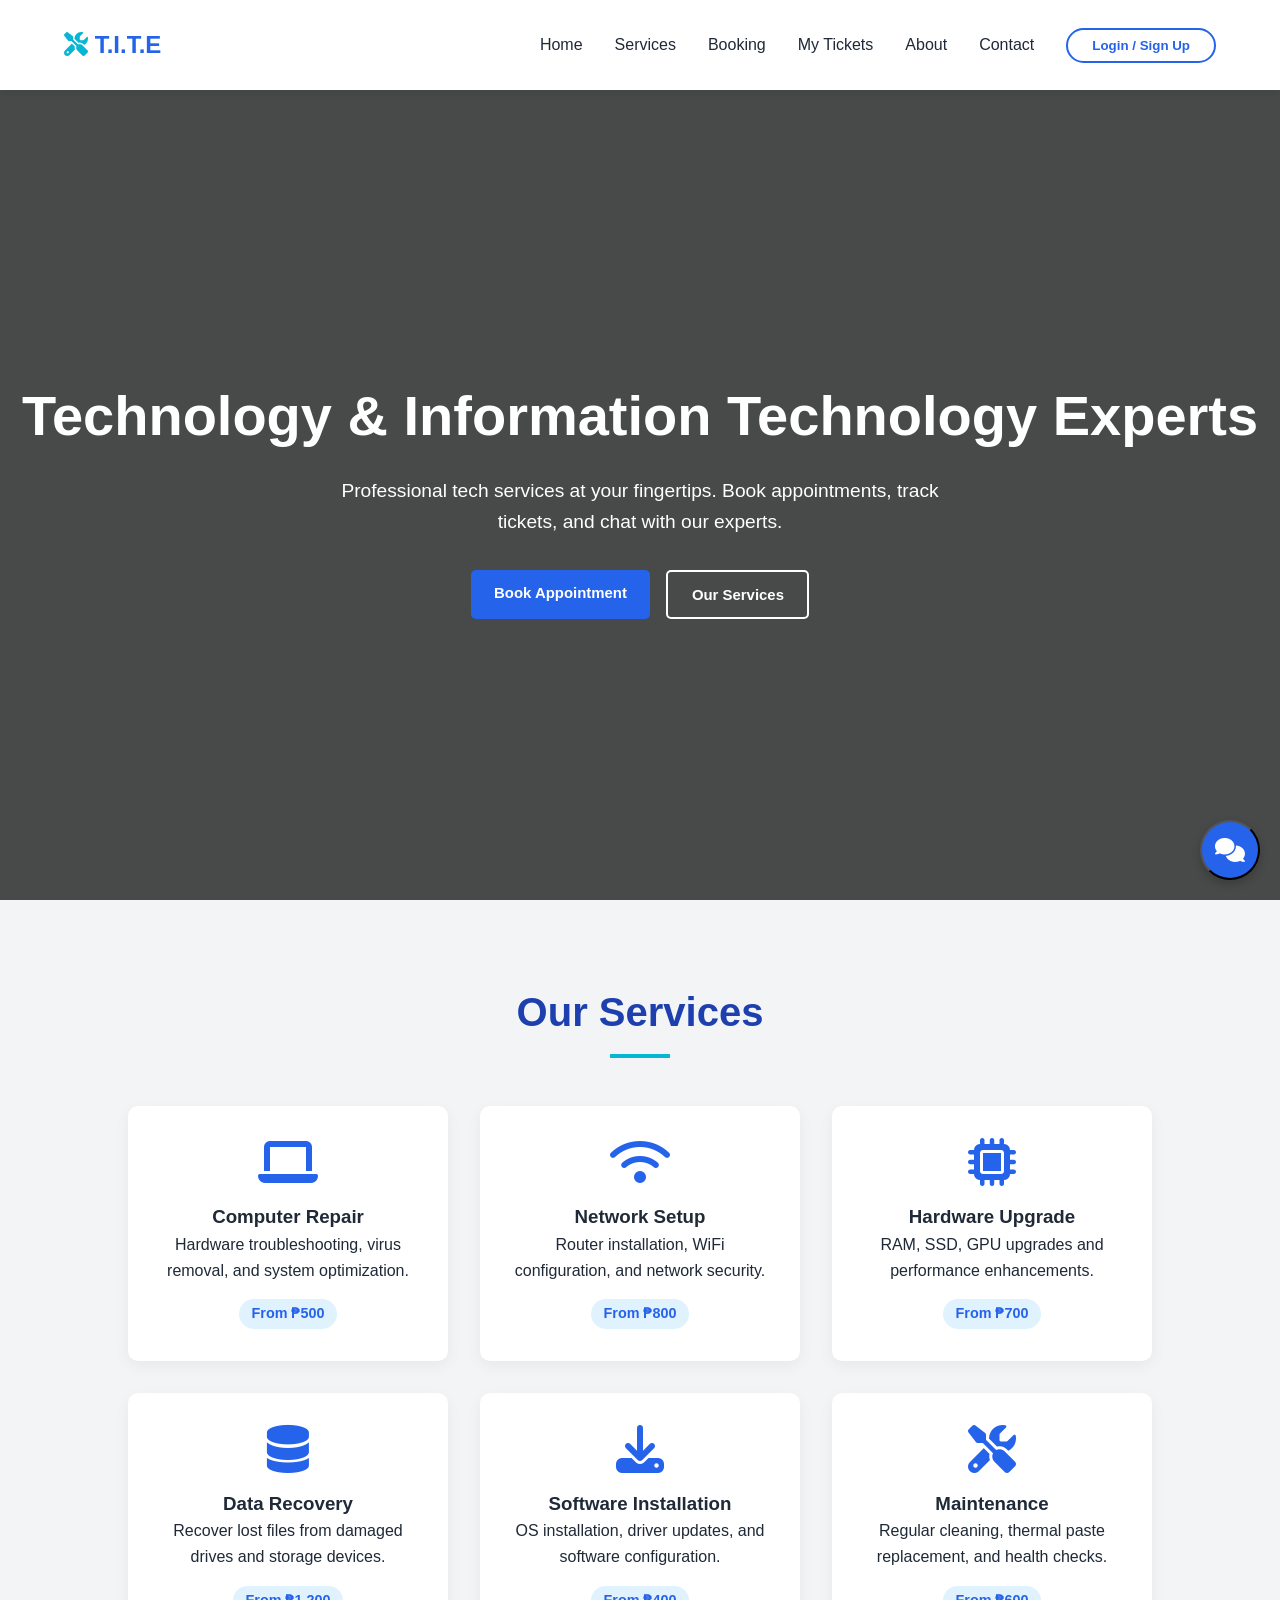
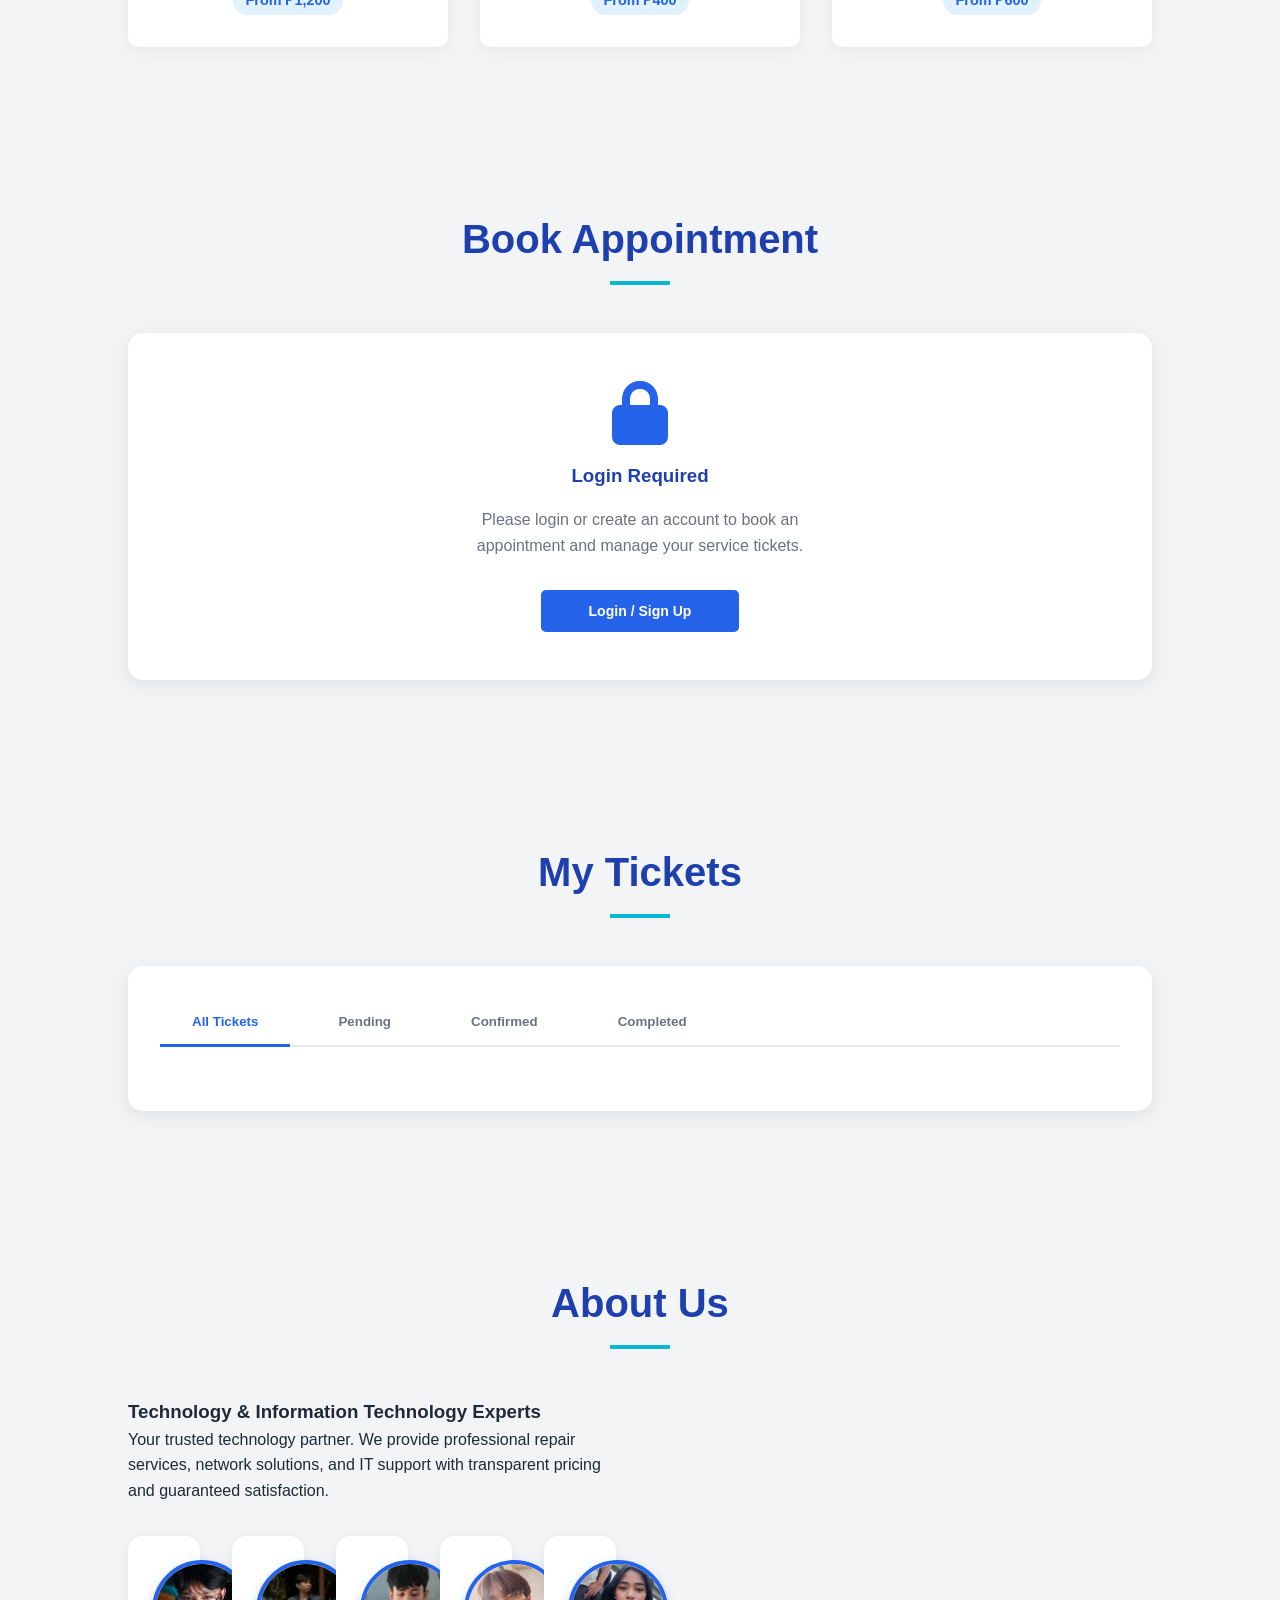
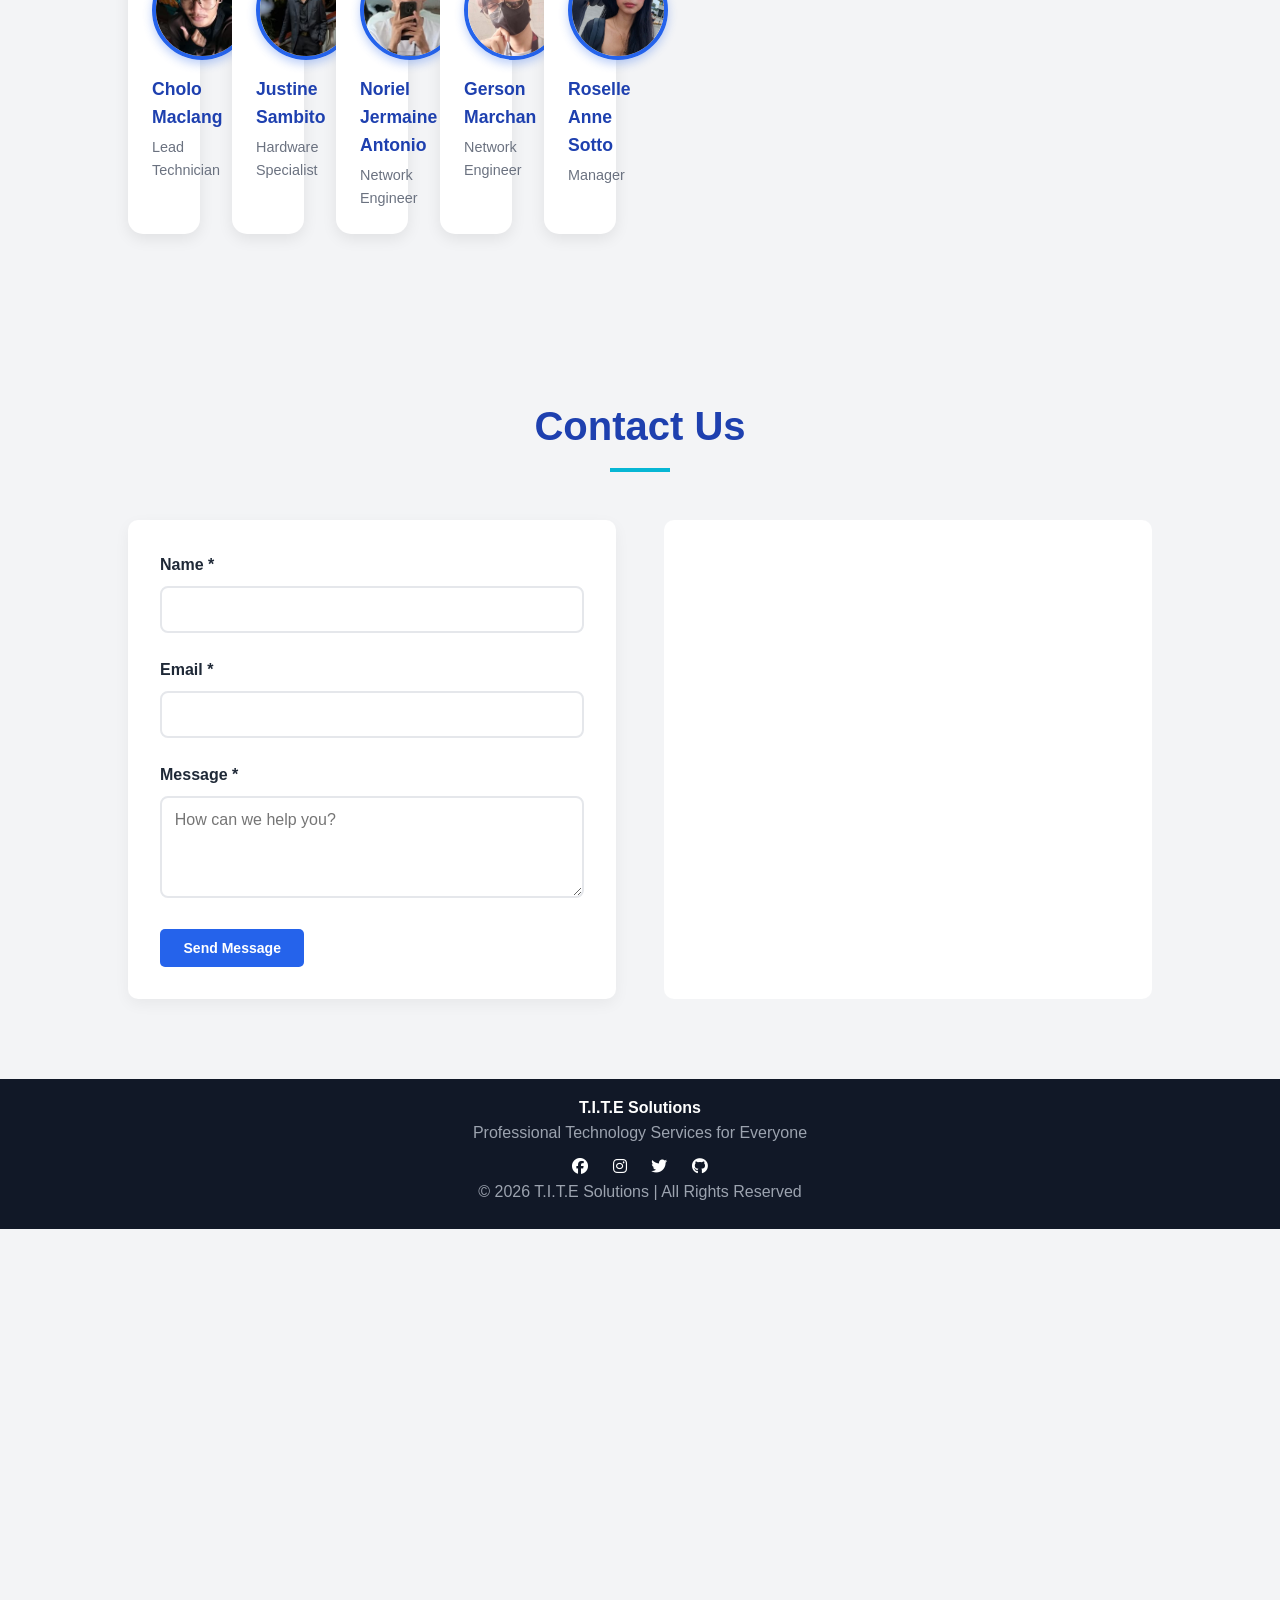
<file: tite-solutions/admin-availability.html>
<!DOCTYPE html>
<html lang="en">
<head>
    <meta charset="UTF-8">
    <meta name="viewport" content="width=device-width, initial-scale=1.0">
    <meta http-equiv="X-UA-Compatible" content="IE=edge">
    <meta http-equiv="Cache-Control" content="no-cache, no-store, must-revalidate">
    <meta http-equiv="Pragma" content="no-cache">
    <meta http-equiv="Expires" content="0">
    <title>Availability | Admin | T.I.T.E Solutions</title>
    
    <link rel="stylesheet" href="css/stylesheet.css">
    <link rel="preconnect" href="https://fonts.googleapis.com">
    <link rel="preconnect" href="https://fonts.gstatic.com" crossorigin>
    <link rel="preconnect" href="https://cdnjs.cloudflare.com">
    <link rel="stylesheet" href="https://cdnjs.cloudflare.com/ajax/libs/font-awesome/6.4.0/css/all.min.css">
    <link href="https://fonts.googleapis.com/css2?family=Poppins:wght@300;400;500;600;700&display=swap" rel="stylesheet">
    
    <style>
        .admin-dashboard { display: flex; min-height: 100vh; background: #f8f9fa; }
        .admin-sidebar { width: 250px; background: var(--primary-color); color: white; padding: 2rem 0; position: fixed; height: 100vh; overflow-y: auto; display: flex; flex-direction: column; }
        .admin-logo { text-align: center; padding: 0 1rem 2rem; border-bottom: 1px solid rgba(255,255,255,0.2); margin-bottom: 2rem; }
        .admin-logo h2 { margin: 0; font-size: 1.5rem; }
        .admin-nav { list-style: none; padding: 0; margin: 0; flex: 1; display: flex; flex-direction: column; }
        .admin-sidebar nav { flex: 1; display: flex; }
        .admin-nav li.nav-bottom { margin-top: auto; }
        .admin-nav li { margin-bottom: 0.5rem; }
        .admin-nav a { display: block; padding: 1rem 1.5rem; color: white; text-decoration: none; transition: background 0.3s; border-left: 3px solid transparent; }
        .admin-nav a:hover, .admin-nav a.active { background: rgba(255,255,255,0.1); border-left-color: white; }
        .admin-nav i { width: 20px; margin-right: 10px; }
        .admin-main { flex: 1; margin-left: 250px; padding: 2rem; }
        .admin-header { background: white; padding: 1.5rem 2rem; border-radius: 10px; box-shadow: 0 2px 10px rgba(0,0,0,0.1); margin-bottom: 2rem; display: flex; justify-content: space-between; align-items: center; }
        .admin-header h1 { margin: 0; color: var(--secondary-color); font-size: 1.75rem; }
        .admin-content { background: white; padding: 1.5rem; border-radius: 10px; box-shadow: 0 2px 10px rgba(0,0,0,0.1); }
        .btn-group { display: flex; gap: 0.5rem; }
        .btn { padding: 0.75rem 1.5rem; border: none; border-radius: 5px; cursor: pointer; font-size: 1rem; transition: all 0.3s; display: inline-flex; align-items: center; gap: 0.5rem; }
        .btn-primary { background: var(--primary-color); color: white; }
        .btn-sm { padding: 0.5rem 1rem; font-size: 0.875rem; }
        .logout-btn {
            background: transparent;
            color: var(--primary-color);
            border: 1px solid var(--primary-color);
            padding: 0.5rem 1rem;
            border-radius: 5px;
            cursor: pointer;
            transition: var(--transition);
            display: inline-flex;
            align-items: center;
            gap: 0.5rem;
        }
        .logout-btn:hover { background: var(--primary-color); color: white; }
        .calendar-grid {
            display: grid;
            grid-template-columns: repeat(7, minmax(40px, 1fr));
            gap: 0.35rem;
            margin: 0 auto 1rem;
            width: 100%;
            max-width: 100%;
            overflow-x: auto;
            -webkit-overflow-scrolling: touch;
        }
        .calendar-day {
            aspect-ratio: 1;
            min-width: 40px;
            border: 1px solid #e5e7eb;
            border-radius: 6px;
            padding: 0.35rem;
            cursor: pointer;
            transition: all 0.2s;
            font-size: 0.85rem;
        }
        .calendar-day:hover { background: #f3f4f6; }

        /* Desktop: constrain calendar and use fixed-size cells to avoid oversized grid */
        @media (min-width: 992px) {
            .calendar-grid {
                width: auto;
                max-width: 560px;
                grid-template-columns: repeat(7, 64px);
                justify-content: center;
                overflow: visible;
            }
            .calendar-day {
                min-width: 64px;
                font-size: 0.9rem;
            }
        }
        .calendar-day.selected { background: var(--primary-color); color: white; border-color: var(--primary-color); }
        .calendar-day.past { background: #f9fafb; color: #9ca3af; cursor: not-allowed; }
        .calendar-day.unavailable { background: #fee2e2; border-color: #fecaca; color: #991b1b; }
        .calendar-day.unavailable.selected { background: #dc3545; color: white; border-color: #dc3545; }
        .calendar-day.partial { background: #fef3c7; border-color: #fde68a; color: #92400e; }
        .calendar-day.partial.selected { background: var(--primary-color); color: white; border-color: var(--primary-color); }
        .time-slots { display: grid; grid-template-columns: repeat(auto-fill, minmax(80px, 1fr)); gap: 0.5rem; }
        .time-slot { padding: 0.5rem 1rem; border: 1px solid #e5e7eb; border-radius: 5px; cursor: pointer; text-align: center; }
        .time-slot:hover { background: #f3f4f6; }
        .time-slot.selected { background: var(--primary-color); color: white; border-color: var(--primary-color); }
        .admin-sidebar-toggle {
            display: none; position: fixed; top: 1rem; left: 1rem; z-index: 1100;
            background: var(--primary-color); color: white; border: none;
            width: 44px; height: 44px; border-radius: 8px; font-size: 1.25rem;
            cursor: pointer; align-items: center; justify-content: center;
            box-shadow: 0 2px 10px rgba(0,0,0,0.2);
        }
        .admin-sidebar-overlay {
            display: none; position: fixed; top: 0; left: 0; right: 0; bottom: 0;
            background: rgba(0,0,0,0.5); z-index: 1040;
        }
        .admin-sidebar-overlay.active { display: block; }
        @media (max-width: 768px) {
            .admin-sidebar-toggle { display: flex; }
            .admin-sidebar { transform: translateX(-100%); transition: transform 0.3s; z-index: 1050; }
            .admin-sidebar.open { transform: translateX(0); }
            .admin-main { margin-left: 0; padding: 1rem; padding-top: 4rem; overflow-x: hidden; }
            .admin-header { padding: 1rem 1.25rem; }
        }
    </style>
</head>
<body>
    <div class="admin-dashboard">
        <button class="admin-sidebar-toggle" id="adminSidebarToggle" aria-label="Toggle sidebar">
            <i class="fa-solid fa-bars"></i>
        </button>
        <div class="admin-sidebar-overlay" id="adminSidebarOverlay"></div>
        <aside class="admin-sidebar" id="adminSidebar">
            <div class="admin-logo">
                <i class="fa-solid fa-screwdriver-wrench" style="font-size: 2rem; margin-bottom: 0.5rem;"></i>
                <h2>T.I.T.E Admin</h2>
            </div>
            <nav>
                <ul class="admin-nav">
                    <li><a href="admin-dashboard.html"><i class="fa-solid fa-chart-line"></i> Dashboard</a></li>
                    <li><a href="admin-tickets.html"><i class="fa-solid fa-ticket"></i> Tickets</a></li>
                    <li><a href="admin-services.html"><i class="fa-solid fa-cogs"></i> Services</a></li>
                    <li><a href="admin-technicians.html"><i class="fa-solid fa-users"></i> Technicians</a></li>
                    <li><a href="admin-availability.html" class="active"><i class="fa-solid fa-calendar"></i> Availability</a></li>
                    <li><a href="admin-users.html"><i class="fa-solid fa-user"></i> Users</a></li>
                    <li><a href="admin-messages.html"><i class="fa-solid fa-envelope"></i> Messages</a></li>
                    <li><a href="admin-settings.html"><i class="fa-solid fa-cog"></i> Settings</a></li>
                    <li class="nav-bottom"><a href="index.html"><i class="fa-solid fa-arrow-left"></i> Back to Main Page</a></li>
                </ul>
            </nav>
        </aside>

        <main class="admin-main">
            <div class="admin-header">
                <div>
                    <h1>Availability Management</h1>
                    <p>Manage schedule availability</p>
                </div>
                <div></div>
            </div>

            <div class="admin-content">
                <h3 style="margin-bottom: 1rem;">Select Date</h3>
                <div class="calendar-grid" id="calendar">
                    <!-- Calendar will be populated -->
                </div>

                <h3 style="margin-bottom: 1rem;">Available Time Slots</h3>
                <div class="time-slots" id="timeSlots">
                    <div class="time-slot">09:00 AM</div>
                    <div class="time-slot">11:00 AM</div>
                    <div class="time-slot">02:00 PM</div>
                    <div class="time-slot">04:00 PM</div>
                </div>

                <div style="margin-top: 1.5rem; display: flex; gap: 0.5rem; flex-wrap: wrap;">
                    <button class="btn btn-primary" onclick="makeAvailable()">
                        <i class="fa-solid fa-check"></i> Make Available
                    </button>
                    <button class="btn" style="background: #dc3545; color: white;" onclick="markDaysUnavailable()">
                        <i class="fa-solid fa-ban"></i> Mark as Unavailable
                    </button>
                    <button class="btn btn-outline" style="border-color: #6b7280; color: #6b7280;" onclick="clearAllGlobalAvailability()">
                        <i class="fa-solid fa-trash"></i> Clear All Global
                    </button>
                </div>
            </div>
        </main>
    </div>

    <script src="js/database.js?v=2"></script>
    <script>
        let selectedDates = new Set();
        let selectedSlots = [];
        let currentYear = new Date().getFullYear();
        let currentMonth = new Date().getMonth();

        async function initCalendar() {
            const calendar = document.getElementById('calendar');
            const daysInMonth = new Date(currentYear, currentMonth + 1, 0).getDate();
            const firstDay = new Date(currentYear, currentMonth, 1).getDay();
            const monthNames = ['January', 'February', 'March', 'April', 'May', 'June', 
                              'July', 'August', 'September', 'October', 'November', 'December'];

            const today = new Date();
            const todayStr = `${today.getFullYear()}-${String(today.getMonth() + 1).padStart(2, '0')}-${String(today.getDate()).padStart(2, '0')}`;

            // Fetch unavailability data for the current month
            let unavailabilityByDate = {};
            try {
                const result = await db.availability.getAll();
                console.log('[admin-availability] API raw:', result);
                if (result.success) {
                    const allTimeSlots = ['09:00 AM', '11:00 AM', '02:00 PM', '04:00 PM'];
                    result.data.forEach(avail => {
                        // Only count GLOBAL entries where is_available = 0 (unavailable)
                        // Technician-specific entries are managed in the technician portal
                        if (avail.is_available === false && (avail.technician_id === 0 || avail.technician_id === null)) {
                            if (!unavailabilityByDate[avail.date]) {
                                unavailabilityByDate[avail.date] = new Set();
                            }
                            unavailabilityByDate[avail.date].add(avail.time_slot);
                        }
                    });
                }
                console.log('[admin-availability] grouped unavailability:', Object.fromEntries(
                    Object.entries(unavailabilityByDate).map(([k, v]) => [k, [...v]])
                ));
            } catch (error) {
                console.error('Error loading unavailability:', error);
            }

            let html = `
                <div style="display: flex; justify-content: space-between; align-items: center; margin-bottom: 1rem; grid-column: 1 / -1;">
                    <button class="btn btn-sm" onclick="changeMonth(-1)"><i class="fa-solid fa-chevron-left"></i></button>
                    <h3 style="margin: 0;">${monthNames[currentMonth]} ${currentYear}</h3>
                    <button class="btn btn-sm" onclick="changeMonth(1)"><i class="fa-solid fa-chevron-right"></i></button>
                </div>
            `;

            const dayNames = ['Sun', 'Mon', 'Tue', 'Wed', 'Thu', 'Fri', 'Sat'];
            dayNames.forEach(day => {
                html += `<div style="text-align: center; font-weight: 600; padding: 0.5rem;">${day}</div>`;
            });

            for (let i = 0; i < firstDay; i++) {
                html += '<div></div>';
            }

            const allTimeSlots = ['09:00 AM', '11:00 AM', '02:00 PM', '04:00 PM'];

            const renderedMap = [];
            for (let day = 1; day <= daysInMonth; day++) {
                const dateStr = formatDate(day);
                let classes = 'calendar-day';
                let onclick = `onclick="toggleDate(this, '${dateStr}')"`;
                
                // Check if this is a past date
                if (dateStr < todayStr) {
                    classes += ' past';
                    onclick = '';
                }
                
                // Check unavailability status for this date
                const unavailableSlots = unavailabilityByDate[dateStr];
                const isFullyUnavailable = unavailableSlots && unavailableSlots.size === allTimeSlots.length;
                const isPartiallyUnavailable = unavailableSlots && unavailableSlots.size > 0 && unavailableSlots.size < allTimeSlots.length;
                let titleAttr = '';
                if (isFullyUnavailable) {
                    classes += ' unavailable';
                    titleAttr = ' title="Fully unavailable"';
                } else if (isPartiallyUnavailable) {
                    classes += ' partial';
                    const slotsStr = [...unavailableSlots].join(', ');
                    titleAttr = ` title="Unavailable: ${slotsStr}"`;
                }

                // Check if this date is selected
                if (selectedDates.has(dateStr)) {
                    classes += ' selected';
                }

                const hasUnavail = classes.includes('unavailable') || classes.includes('partial');
                if (hasUnavail) renderedMap.push({ day, dateStr, classes });

                // Always show date in title for debugging
                const debugTitle = titleAttr || ` title="${dateStr}"`;
                html += `<div class="${classes}" data-date="${dateStr}" ${onclick}${debugTitle}>${day}</div>`;
            }
            console.log('[initCalendar] unavailable/partial days:', renderedMap);

            calendar.innerHTML = html;
        }

        function changeMonth(delta) {
            currentMonth += delta;
            if (currentMonth > 11) {
                currentMonth = 0;
                currentYear++;
            } else if (currentMonth < 0) {
                currentMonth = 11;
                currentYear--;
            }
            initCalendar();
        }

        function formatDate(day) {
            const month = String(currentMonth + 1).padStart(2, '0');
            const dayStr = String(day).padStart(2, '0');
            return `${currentYear}-${month}-${dayStr}`;
        }

        function toggleDate(element, dateStr) {
            console.log('[toggleDate] toggling date:', dateStr, 'element text:', element.textContent, 'currently selected:', selectedDates.has(dateStr));
            if (selectedDates.has(dateStr)) {
                selectedDates.delete(dateStr);
                element.classList.remove('selected');
            } else {
                selectedDates.add(dateStr);
                element.classList.add('selected');
            }
            console.log('[toggleDate] selectedDates now:', [...selectedDates]);
        }

        document.getElementById('timeSlots').addEventListener('click', function(e) {
            if (e.target.classList.contains('time-slot')) {
                e.target.classList.toggle('selected');
                const time = e.target.textContent;
                if (e.target.classList.contains('selected')) {
                    selectedSlots.push(time);
                } else {
                    selectedSlots = selectedSlots.filter(t => t !== time);
                }
            }
        });

        // Sidebar toggle for mobile (admin pages)
        (function() {
            const sidebarToggle = document.getElementById('adminSidebarToggle');
            const sidebarOverlay = document.getElementById('adminSidebarOverlay');
            const sidebar = document.getElementById('adminSidebar');
            if (sidebarToggle) {
                sidebarToggle.addEventListener('click', () => {
                    if (sidebar) sidebar.classList.toggle('open');
                    if (sidebarOverlay) sidebarOverlay.classList.toggle('active');
                });
            }
            if (sidebarOverlay) {
                sidebarOverlay.addEventListener('click', () => {
                    if (sidebar) sidebar.classList.remove('open');
                    sidebarOverlay.classList.remove('active');
                });
            }
        })();

        async function makeAvailable() {
            if (selectedDates.size === 0) {
                alert('Please select at least one date');
                return;
            }

            const slotsToRestore = selectedSlots.length > 0 ? selectedSlots : ['09:00 AM', '11:00 AM', '02:00 PM', '04:00 PM'];

            try {
                for (const date of selectedDates) {
                    const existingResult = await db.availability.getAll({ date: date });
                    if (existingResult.success && existingResult.data.length > 0) {
                        for (const avail of existingResult.data) {
                            // Only delete global entries (admin-managed), preserve technician-specific
                            if ((avail.technician_id === 0 || avail.technician_id === null) && slotsToRestore.includes(avail.time_slot)) {
                                await db.availability.delete(avail.id);
                            }
                        }
                    }
                }

                alert('Slots marked as available successfully!');
                selectedDates.clear();
                selectedSlots = [];
                document.querySelectorAll('.calendar-day').forEach(d => d.classList.remove('selected'));
                document.querySelectorAll('.time-slot').forEach(s => s.classList.remove('selected'));
                initCalendar();
            } catch (error) {
                console.error('Error making dates available:', error);
                alert('Error making dates available: ' + (error.message || 'Unknown error'));
            }
        }

        async function markDaysUnavailable() {
            if (selectedDates.size === 0) {
                alert('Please select at least one date');
                return;
            }

            const slotsToMark = selectedSlots.length > 0 ? selectedSlots : ['09:00 AM', '11:00 AM', '02:00 PM', '04:00 PM'];
            const slotLabel = selectedSlots.length > 0 ? `${slotsToMark.join(', ')}` : 'all time slots';

            if (!confirm(`Mark ${selectedDates.size} date(s) as unavailable for ${slotLabel}?`)) {
                return;
            }

            console.log('[markDaysUnavailable] marking unavailable for dates:', [...selectedDates], 'slots:', slotsToMark);

            try {
                for (const date of selectedDates) {
                    console.log('[markDaysUnavailable] processing date:', date);
                    // Delete only GLOBAL entries for this date to reset admin-managed availability
                    const existingResult = await db.availability.getAll({ date: date });
                    console.log('[markDaysUnavailable] existing entries for', date, ':', existingResult);
                    if (existingResult.success && existingResult.data.length > 0) {
                        for (const avail of existingResult.data) {
                            if (avail.technician_id === 0 || avail.technician_id === null) {
                                console.log('[markDaysUnavailable] deleting entry id:', avail.id, 'for date:', avail.date);
                                await db.availability.delete(avail.id);
                            }
                        }
                    }

                    // Create global entries with is_available = 0 to mark as unavailable
                    for (const slot of slotsToMark) {
                        console.log('[markDaysUnavailable] creating unavailable entry for date:', date, 'slot:', slot);
                        await db.availability.create({
                            date: date,
                            time_slot: slot,
                            is_available: 0,
                            technician_id: 0
                        });
                    }
                }

                alert('Slots marked as unavailable successfully!');
                selectedDates.clear();
                selectedSlots = [];
                document.querySelectorAll('.calendar-day').forEach(d => d.classList.remove('selected'));
                document.querySelectorAll('.time-slot').forEach(s => s.classList.remove('selected'));
                initCalendar();
            } catch (error) {
                console.error('Error marking days as unavailable:', error);
                alert('Error marking days as unavailable: ' + (error.message || 'Unknown error'));
            }
        }

        async function clearAllGlobalAvailability() {
            if (!confirm('This will delete ALL global availability entries and reset the calendar. Continue?')) {
                return;
            }
            try {
                const result = await db.availability.getAll();
                if (result.success && result.data.length > 0) {
                    let deleted = 0;
                    for (const avail of result.data) {
                        if (avail.technician_id === 0 || avail.technician_id === null) {
                            await db.availability.delete(avail.id);
                            deleted++;
                        }
                    }
                    alert(`Cleared ${deleted} global availability entries.`);
                    selectedDates.clear();
                    selectedSlots = [];
                    document.querySelectorAll('.calendar-day').forEach(d => d.classList.remove('selected'));
                    document.querySelectorAll('.time-slot').forEach(s => s.classList.remove('selected'));
                    initCalendar();
                } else {
                    alert('No global availability entries to clear.');
                }
            } catch (error) {
                console.error('Error clearing availability:', error);
                alert('Error clearing availability: ' + (error.message || 'Unknown error'));
            }
        }

        async function logout() {
            try {
                await db.auth.logout();
                window.location.href = 'index.html';
            } catch (error) {
                window.location.href = 'index.html';
            }
        }

        document.addEventListener('DOMContentLoaded', async function() {
            try {
                const result = await db.auth.checkSession();
                if (!result.success || !db.auth.isAdmin()) {
                    window.location.href = 'index.html';
                    return;
                }
            } catch (error) {
                window.location.href = 'index.html';
                return;
            }
            
            initCalendar();
        });

        window.logout = logout;
        window.changeMonth = changeMonth;
        window.makeAvailable = makeAvailable;
        window.markDaysUnavailable = markDaysUnavailable;
        window.clearAllGlobalAvailability = clearAllGlobalAvailability;
    </script>
</body>
</html>
</file>
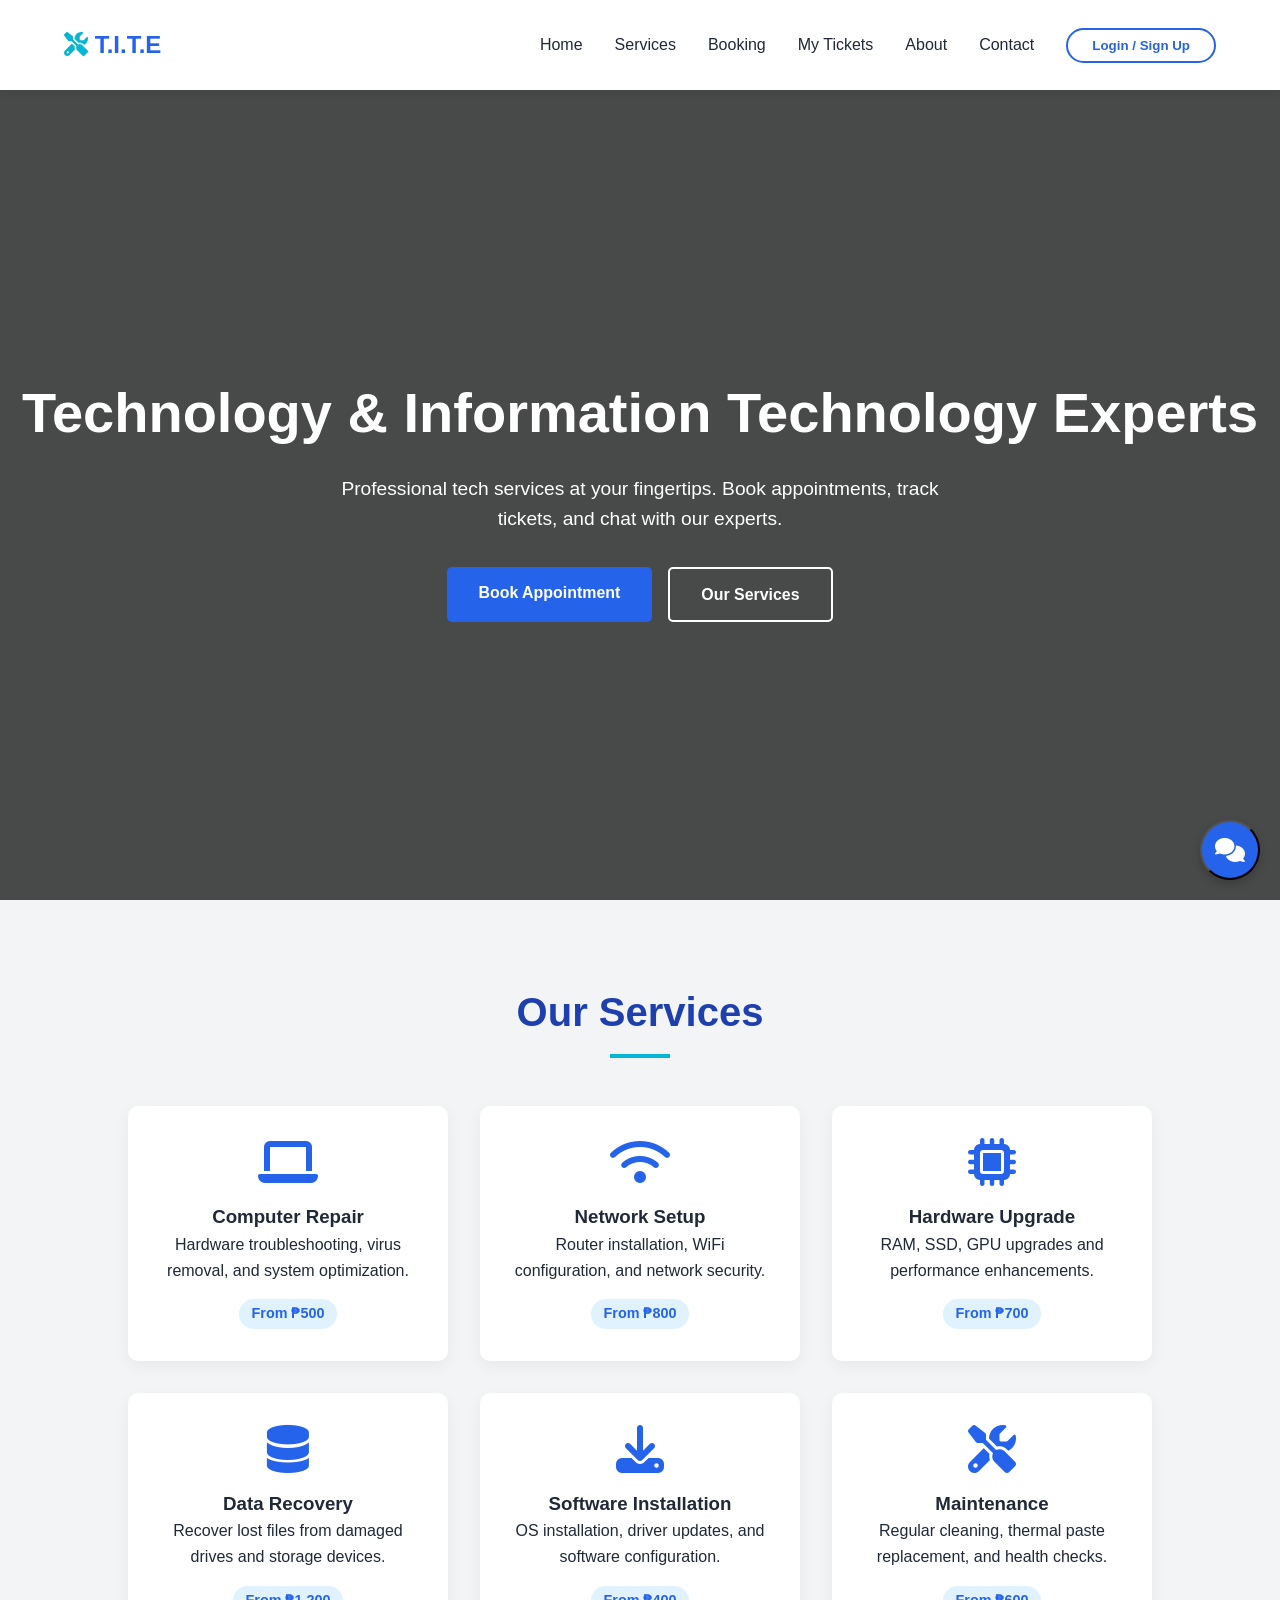
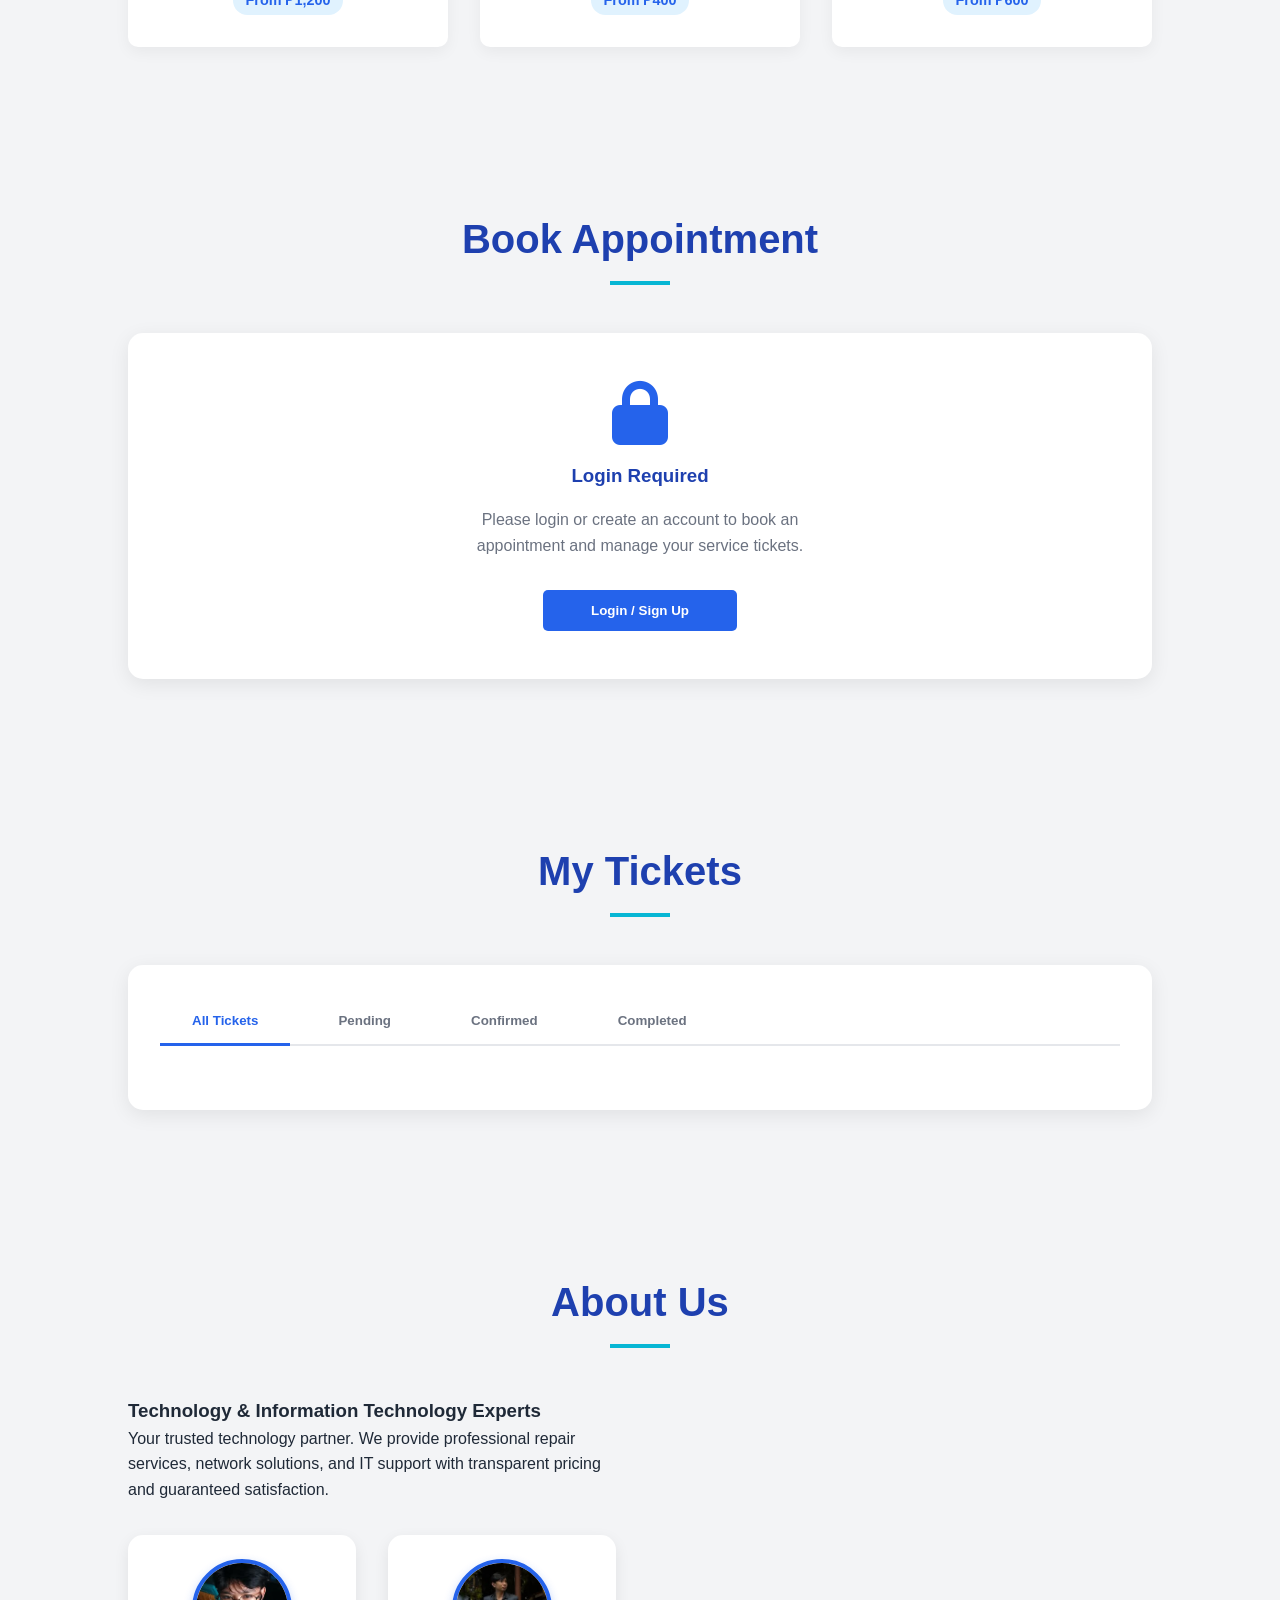
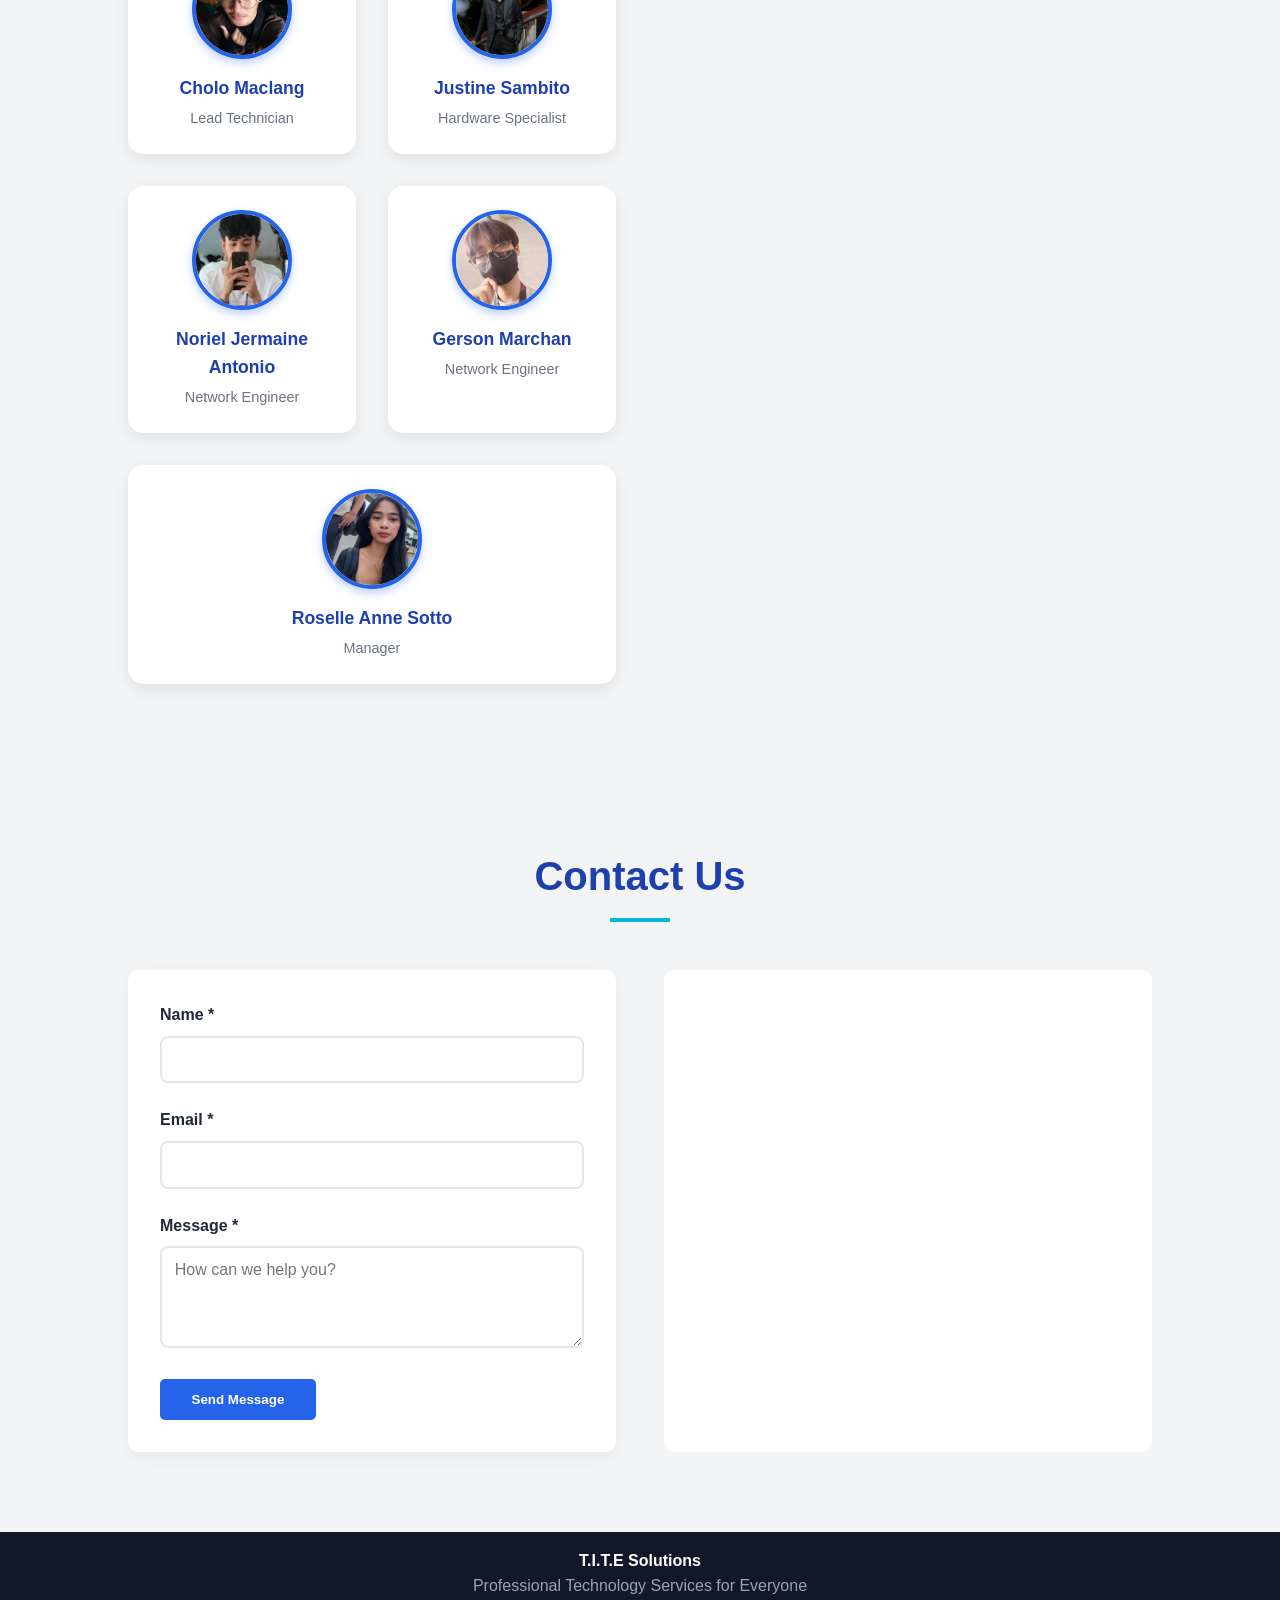
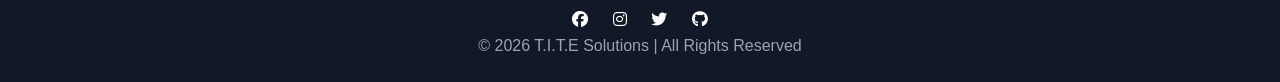
<file: tite-solutions/admin-dashboard.html>
<!DOCTYPE html>
<html lang="en">
<head>
    <meta charset="UTF-8">
    <meta name="viewport" content="width=device-width, initial-scale=1.0">
    <meta http-equiv="X-UA-Compatible" content="IE=edge">
    <title>Dashboard | Admin | T.I.T.E Solutions</title>
    
    <link rel="stylesheet" href="css/stylesheet.css">
    
    <!-- Preconnect for performance -->
    <link rel="preconnect" href="https://fonts.googleapis.com">
    <link rel="preconnect" href="https://fonts.gstatic.com" crossorigin>
    <link rel="preconnect" href="https://cdnjs.cloudflare.com">
    
    <!-- Font Awesome for Icons -->
    <link rel="stylesheet" href="https://cdnjs.cloudflare.com/ajax/libs/font-awesome/6.4.0/css/all.min.css" integrity="sha512-iecdLmaskl7CVkqkXNQ/ZH/XLlvWZOJyj7Yy7tcenmpD1ypASozpmT/E0iPtmFIB46ZmdtAc9eNBvH0H/ZpiBw==" crossorigin="anonymous" referrerpolicy="no-referrer">
    
    <!-- Google Fonts -->
    <link href="https://fonts.googleapis.com/css2?family=Poppins:wght@300;400;500;600;700&display=swap" rel="stylesheet">
    
    <style>
        .admin-dashboard {
            display: flex;
            min-height: 100vh;
            background: #f8f9fa;
        }
        
        .admin-sidebar {
            width: 250px;
            background: var(--primary-color);
            color: white;
            padding: 2rem 0;
            position: fixed;
            height: 100vh;
            overflow-y: auto;
            display: flex;
            flex-direction: column;
        }
        
        .admin-logo {
            text-align: center;
            padding: 0 1rem 2rem;
            border-bottom: 1px solid rgba(255,255,255,0.2);
            margin-bottom: 2rem;
        }
        
        .admin-logo h2 {
            margin: 0;
            font-size: 1.5rem;
        }
        
        .admin-nav {
            list-style: none;
            padding: 0;
            margin: 0;
            flex: 1;
            display: flex;
            flex-direction: column;
        }
        
        .admin-sidebar nav {
            flex: 1;
            display: flex;
        }
        
        .admin-nav li.nav-bottom {
            margin-top: auto;
        }
        
        .admin-nav li {
            margin-bottom: 0.5rem;
        }
        
        .admin-nav a {
            display: block;
            padding: 1rem 1.5rem;
            color: white;
            text-decoration: none;
            transition: background 0.3s;
            border-left: 3px solid transparent;
        }
        
        .admin-nav a:hover,
        .admin-nav a.active {
            background: rgba(255,255,255,0.1);
            border-left-color: white;
        }
        
        .admin-nav i {
            width: 20px;
            margin-right: 10px;
        }
        
        .admin-main {
            flex: 1;
            margin-left: 250px;
            padding: 2rem;
        }
        
        .admin-header {
            background: white;
            padding: 1.5rem 2rem;
            border-radius: 10px;
            box-shadow: 0 2px 10px rgba(0,0,0,0.1);
            margin-bottom: 2rem;
            display: flex;
            justify-content: space-between;
            align-items: center;
        }
        
        .admin-header h1 {
            margin: 0;
            color: var(--secondary-color);
            font-size: 1.75rem;
        }
        
        .admin-stats {
            display: grid;
            grid-template-columns: repeat(auto-fit, minmax(250px, 1fr));
            gap: 1.5rem;
            margin-bottom: 2rem;
        }
        
        .stat-card {
            background: white;
            padding: 1.5rem;
            border-radius: 10px;
            box-shadow: 0 2px 10px rgba(0,0,0,0.1);
            display: flex;
            align-items: center;
            gap: 1rem;
        }
        
        .stat-icon {
            width: 60px;
            height: 60px;
            border-radius: 10px;
            display: flex;
            align-items: center;
            justify-content: center;
            font-size: 1.5rem;
            color: white;
        }
        
        .stat-icon.blue { background: var(--primary-color); }
        .stat-icon.green { background: var(--success); }
        .stat-icon.orange { background: var(--warning); }
        .stat-icon.red { background: var(--danger); }
        
        .stat-info h3 {
            margin: 0;
            font-size: 2rem;
            color: var(--secondary-color);
        }
        
        .stat-info p {
            margin: 0;
            color: var(--text-light);
            font-size: 0.9rem;
        }
        
.logout-btn {
            background: transparent;
            color: var(--primary-color);
            border: 1px solid var(--primary-color);
            padding: 0.5rem 1rem;
            border-radius: 5px;
            cursor: pointer;
            transition: var(--transition);
            display: inline-flex;
            align-items: center;
            gap: 0.5rem;
        }
        
        .logout-btn:hover {
            background: var(--primary-color);
            color: white;
        }
        
        .admin-sidebar-toggle {
            display: none;
            position: fixed;
            top: 1rem;
            left: 1rem;
            z-index: 1100;
            background: var(--primary-color);
            color: white;
            border: none;
            width: 44px;
            height: 44px;
            border-radius: 8px;
            font-size: 1.25rem;
            cursor: pointer;
            align-items: center;
            justify-content: center;
            box-shadow: 0 2px 10px rgba(0,0,0,0.2);
        }
        
        .admin-sidebar-overlay {
            display: none;
            position: fixed;
            top: 0;
            left: 0;
            right: 0;
            bottom: 0;
            background: rgba(0,0,0,0.5);
            z-index: 1040;
        }
        
        .admin-sidebar-overlay.active {
            display: block;
        }
        
        @media (max-width: 768px) {
            .admin-sidebar-toggle {
                display: flex;
            }
            .admin-sidebar {
                transform: translateX(-100%);
                transition: transform 0.3s;
                z-index: 1050;
            }
            .admin-sidebar.open {
                transform: translateX(0);
            }
            .admin-main {
                margin-left: 0;
                padding: 1rem;
                padding-top: 4rem;
                overflow-x: hidden;
            }
            .admin-header {
                padding: 1rem 1.25rem;
            }
            .admin-stats {
                grid-template-columns: 1fr;
            }
            .stat-card {
                padding: 1rem;
            }
            .stat-icon {
                width: 48px;
                height: 48px;
                font-size: 1.2rem;
            }
            .stat-info h3 {
                font-size: 1.5rem;
            }
            .data-table {
                display: block;
                overflow-x: auto;
                white-space: nowrap;
            }
        }
        
        @media (max-width: 480px) {
            .admin-header h1 { font-size: 1.3rem; }
            .admin-header p { font-size: 0.85rem; }
        }
    </style>
</head>
<body>
    <div class="admin-dashboard">
        <button class="admin-sidebar-toggle" id="adminSidebarToggle" aria-label="Toggle sidebar">
            <i class="fa-solid fa-bars"></i>
        </button>
        <div class="admin-sidebar-overlay" id="adminSidebarOverlay"></div>
        <!-- Sidebar -->
        <aside class="admin-sidebar" id="adminSidebar">
            <div class="admin-logo">
                <i class="fa-solid fa-screwdriver-wrench" style="font-size: 2rem; margin-bottom: 0.5rem;"></i>
                <h2>T.I.T.E Admin</h2>
            </div>
            <nav>
                <ul class="admin-nav">
                    <li><a href="admin-dashboard.html" class="nav-link active">
                        <i class="fa-solid fa-chart-line"></i> Dashboard
                    </a></li>
                    <li><a href="admin-tickets.html" class="nav-link">
                        <i class="fa-solid fa-ticket"></i> Tickets
                    </a></li>
                    <li><a href="admin-services.html" class="nav-link">
                        <i class="fa-solid fa-cogs"></i> Services
                    </a></li>
                    <li><a href="admin-technicians.html" class="nav-link">
                        <i class="fa-solid fa-users"></i> Technicians
                    </a></li>
                    <li><a href="admin-availability.html" class="nav-link">
                        <i class="fa-solid fa-calendar"></i> Availability
                    </a></li>
                    <li><a href="admin-users.html" class="nav-link">
                        <i class="fa-solid fa-user"></i> Users
                    </a></li>
                    <li><a href="admin-messages.html" class="nav-link">
                        <i class="fa-solid fa-envelope"></i> Messages
                    </a></li>
                    <li><a href="admin-settings.html" class="nav-link">
                        <i class="fa-solid fa-cog"></i> Settings
                    </a></li>
                    <li class="nav-bottom"><a href="index.html" class="nav-link">
                        <i class="fa-solid fa-arrow-left"></i> Back to Main Page
                    </a></li>
                </ul>
            </nav>
        </aside>

        <!-- Main Content -->
        <main class="admin-main">
            <div class="admin-header">
                <div>
                    <h1>Dashboard</h1>
                    <p>Welcome back, Admin</p>
                </div>
                <div></div>
            </div>

            <!-- Stats Cards -->
            <div class="admin-stats">
                <div class="stat-card">
                    <div class="stat-icon blue">
                        <i class="fa-solid fa-ticket"></i>
                    </div>
                    <div class="stat-info">
                        <h3 id="totalTickets">-</h3>
                        <p>Total Tickets</p>
                    </div>
                </div>
                <div class="stat-card">
                    <div class="stat-icon orange">
                        <i class="fa-solid fa-clock"></i>
                    </div>
                    <div class="stat-info">
                        <h3 id="pendingTickets">-</h3>
                        <p>Pending</p>
                    </div>
                </div>
                <div class="stat-card">
                    <div class="stat-icon green">
                        <i class="fa-solid fa-check"></i>
                    </div>
                    <div class="stat-info">
                        <h3 id="completedTickets">-</h3>
                        <p>Completed</p>
                    </div>
                </div>
                <div class="stat-card">
                    <div class="stat-icon red">
                        <i class="fa-solid fa-users"></i>
                    </div>
                    <div class="stat-info">
                        <h3 id="totalTechnicians">-</h3>
                        <p>Technicians</p>
                    </div>
                </div>
            </div>
            
        </main>
    </div>

    <!-- Scripts -->
    <script src="js/database.js"></script>
    <script>
        // Load dashboard data
        async function loadDashboardData() {
            // Load tickets stats
            try {
                const ticketsResult = await db.tickets.getAll();
                if (ticketsResult.success) {
                    const tickets = ticketsResult.data;
                    document.getElementById('totalTickets').textContent = tickets.length;
                    document.getElementById('pendingTickets').textContent = tickets.filter(t => t.status === 'pending').length;
                    document.getElementById('completedTickets').textContent = tickets.filter(t => t.status === 'completed').length;
                } else {
                    document.getElementById('totalTickets').textContent = '0';
                    document.getElementById('pendingTickets').textContent = '0';
                    document.getElementById('completedTickets').textContent = '0';
                }
            } catch (error) {
                console.error('Error loading tickets:', error);
                document.getElementById('totalTickets').textContent = '-';
                document.getElementById('pendingTickets').textContent = '-';
                document.getElementById('completedTickets').textContent = '-';
            }

            // Load technicians
            try {
                const techResult = await db.technicians.getAll();
                if (techResult.success) {
                    document.getElementById('totalTechnicians').textContent = techResult.data.length;
                } else {
                    document.getElementById('totalTechnicians').textContent = '0';
                }
            } catch (error) {
                console.error('Error loading technicians:', error);
                document.getElementById('totalTechnicians').textContent = '-';
            }

        }

// Logout function
        async function logout() {
            try {
                await db.auth.logout();
                window.location.href = 'index.html';
            } catch (error) {
                console.error('Logout error:', error);
                window.location.href = 'index.html';
            }
        }

        // Initialize
        document.addEventListener('DOMContentLoaded', async function() {
            // Check auth
            try {
                const result = await db.auth.checkSession();
                if (!result.success || !db.auth.isAdmin()) {
                    window.location.href = 'index.html';
                    return;
                }
            } catch (error) {
                console.error('Auth check failed:', error);
                window.location.href = 'index.html';
                return;
            }
            
            // Load dashboard data
            loadDashboardData();
        });

        // Sidebar toggle for mobile
        const sidebarToggle = document.getElementById('adminSidebarToggle');
        const sidebarOverlay = document.getElementById('adminSidebarOverlay');
        const sidebar = document.getElementById('adminSidebar');
        
        if (sidebarToggle) {
            sidebarToggle.addEventListener('click', () => {
                sidebar.classList.toggle('open');
                sidebarOverlay.classList.toggle('active');
            });
        }
        if (sidebarOverlay) {
            sidebarOverlay.addEventListener('click', () => {
                sidebar.classList.remove('open');
                sidebarOverlay.classList.remove('active');
            });
        }

        // Expose functions
        window.logout = logout;
    </script>
</body>
</html>
</file>
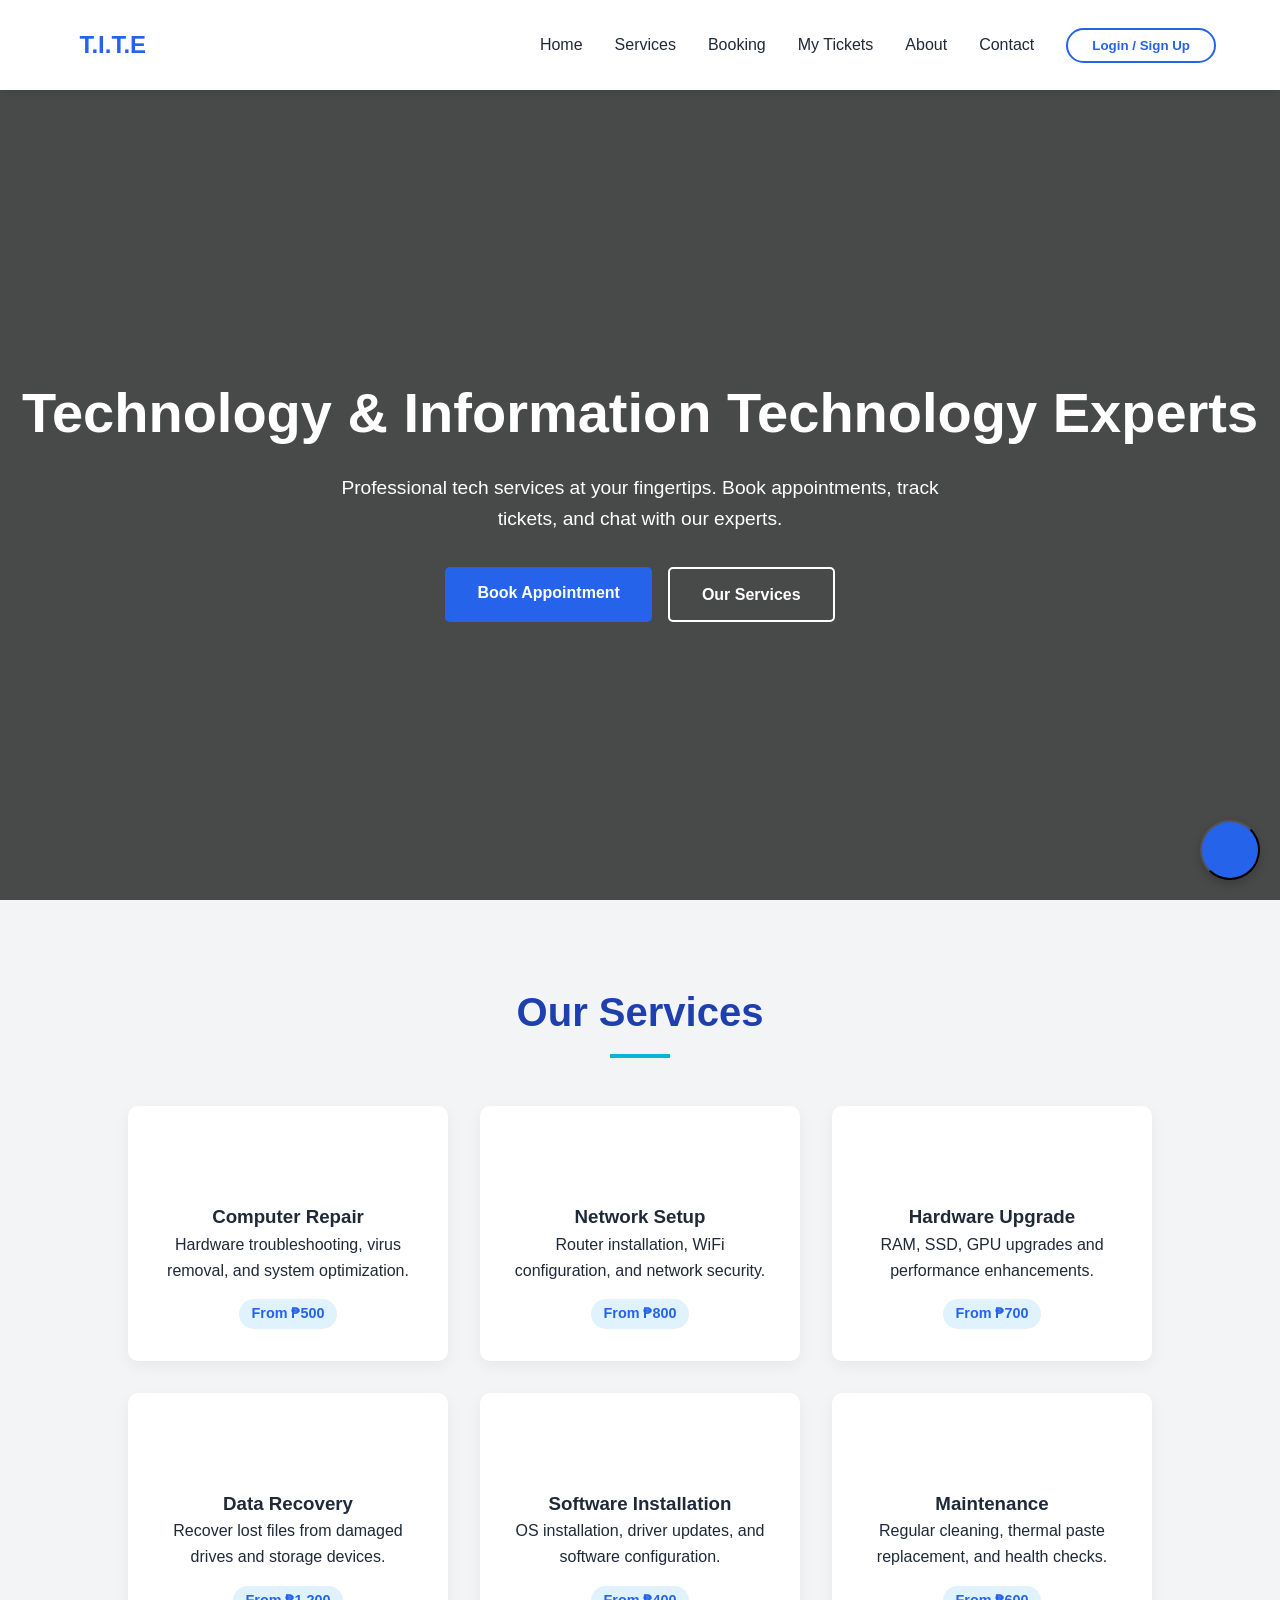
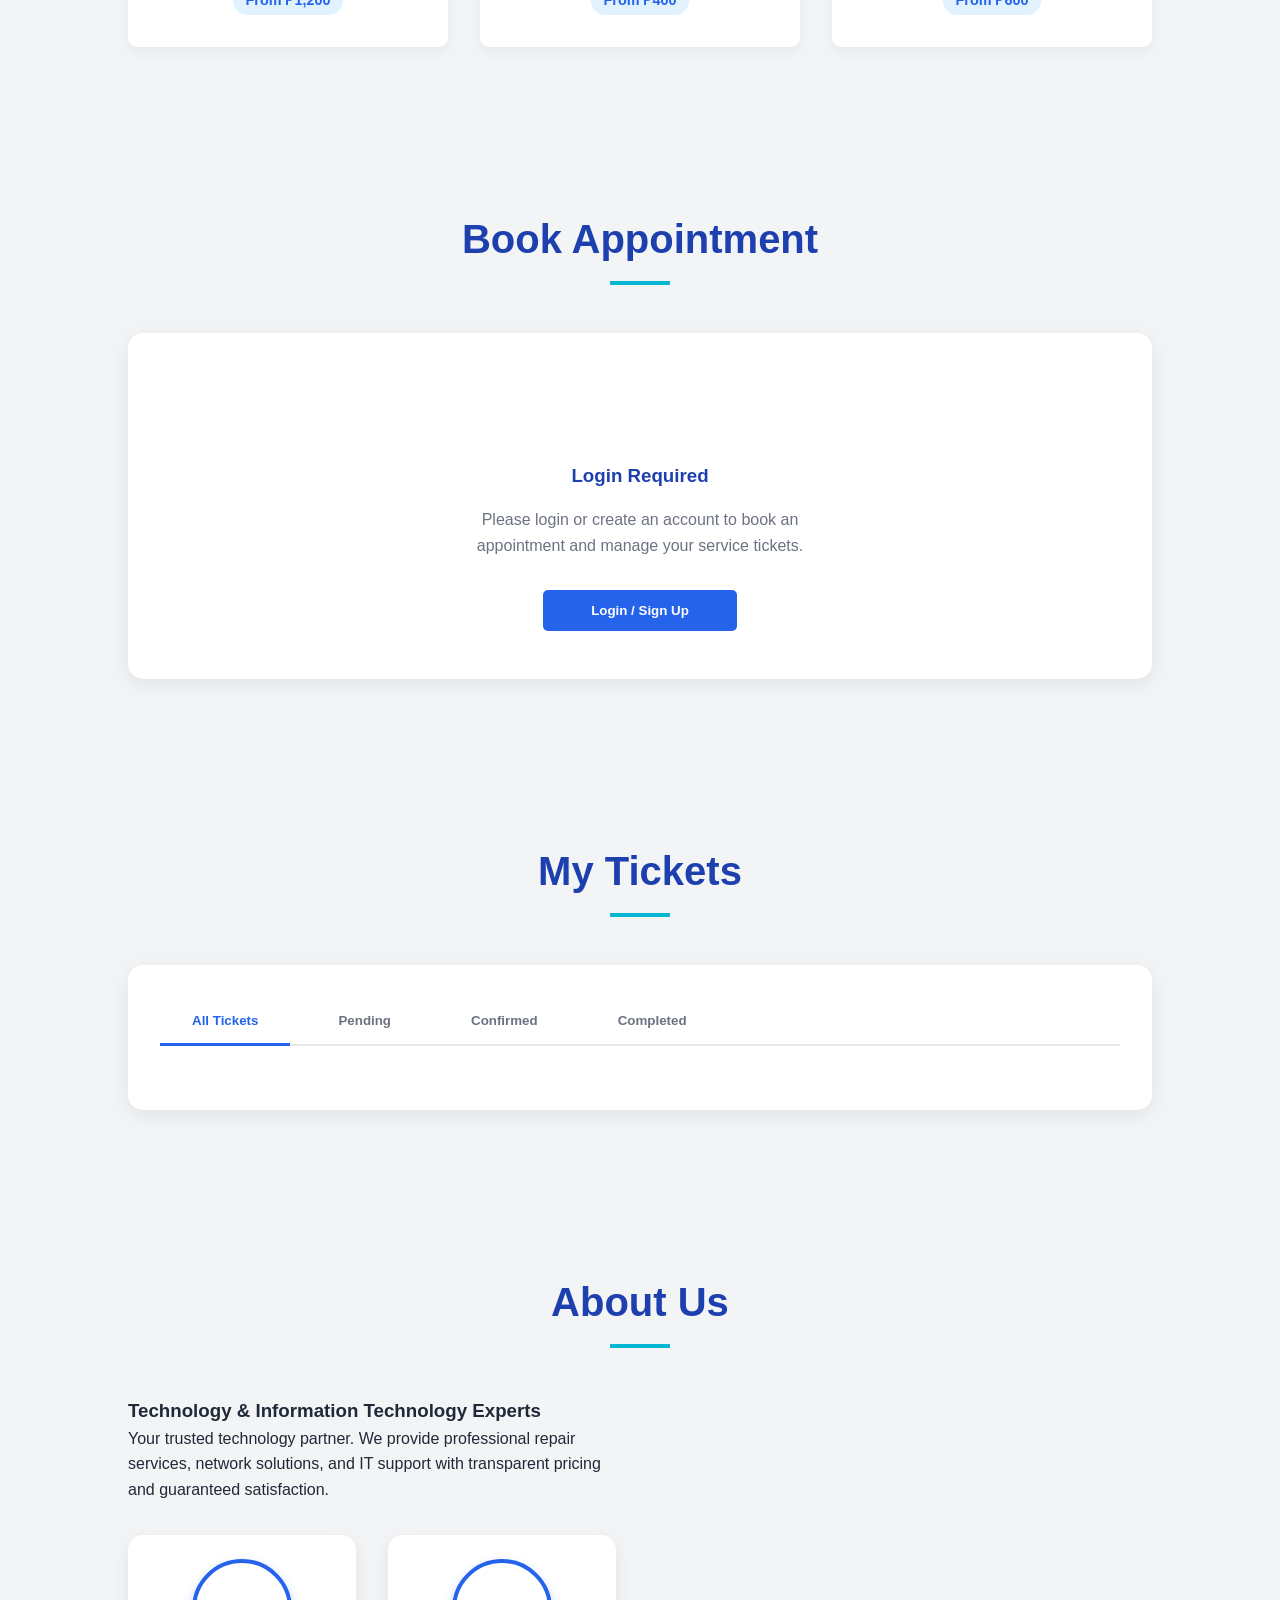
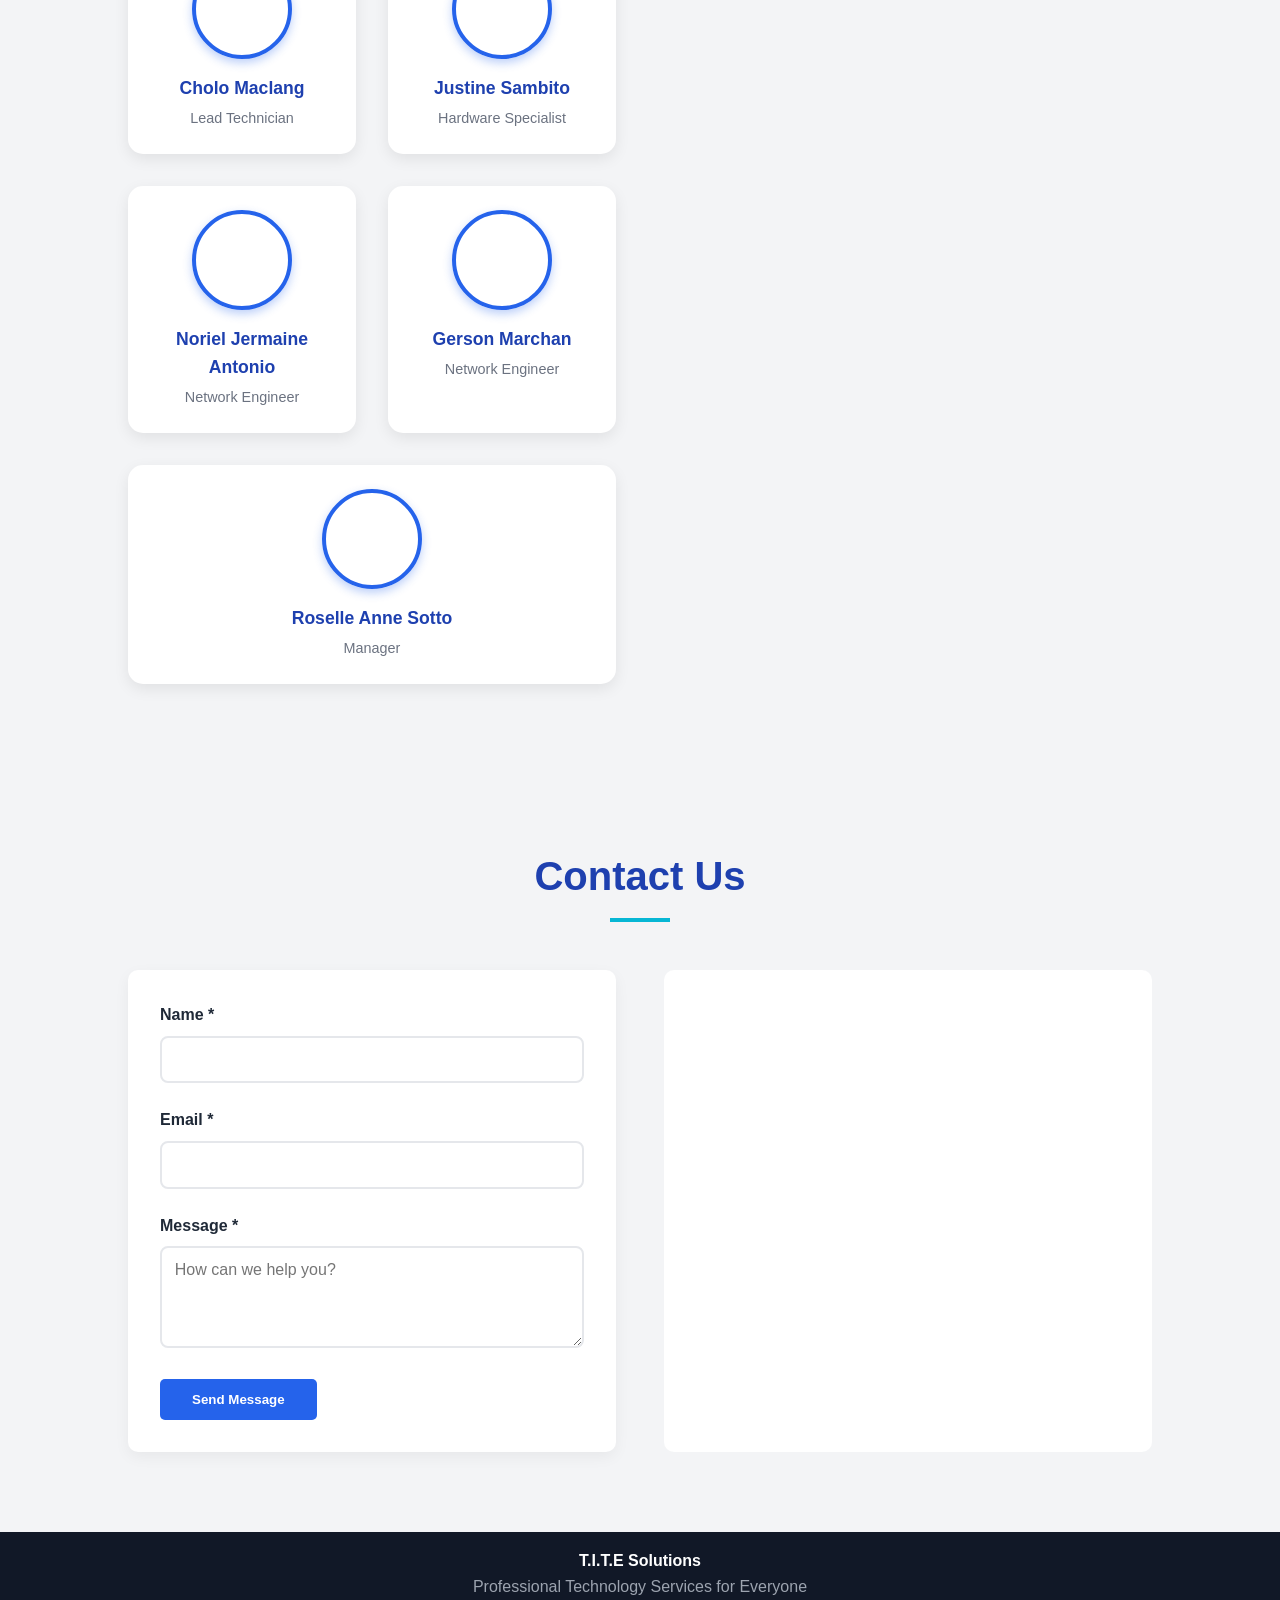
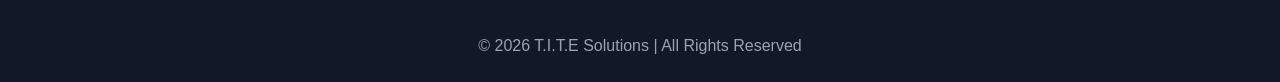
<file: tite-solutions/admin-messages.html>
<!DOCTYPE html>
<html lang="en">
<head>
    <meta charset="UTF-8">
    <meta name="viewport" content="width=device-width, initial-scale=1.0">
    <meta http-equiv="X-UA-Compatible" content="IE=edge">
    <title>Messages | Admin | T.I.T.E Solutions</title>
    
    <link rel="stylesheet" href="css/stylesheet.css">
    <link rel="preconnect" href="https://fonts.googleapis.com">
    <link rel="preconnect" href="https://fonts.gstatic.com" crossorigin>
    <link rel="preconnect" href="https://cdnjs.cloudflare.com">
    <link rel="stylesheet" href="https://cdnjs.cloudflare.com/ajax/libs/font-awesome/6.4.0/css/all.min.css">
    <link href="https://fonts.googleapis.com/css2?family=Poppins:wght@300;400;500;600;700&display=swap" rel="stylesheet">
    
    <style>
        .admin-dashboard { display: flex; min-height: 100vh; background: #f8f9fa; }
        .admin-sidebar { width: 250px; background: var(--primary-color); color: white; padding: 2rem 0; position: fixed; height: 100vh; overflow-y: auto; display: flex; flex-direction: column; }
        .admin-logo { text-align: center; padding: 0 1rem 2rem; border-bottom: 1px solid rgba(255,255,255,0.2); margin-bottom: 2rem; }
        .admin-logo h2 { margin: 0; font-size: 1.5rem; }
        .admin-nav { list-style: none; padding: 0; margin: 0; flex: 1; display: flex; flex-direction: column; }
        .admin-sidebar nav { flex: 1; display: flex; }
        .admin-nav li.nav-bottom { margin-top: auto; }
        .admin-nav li { margin-bottom: 0.5rem; }
        .admin-nav a { display: block; padding: 1rem 1.5rem; color: white; text-decoration: none; transition: background 0.3s; border-left: 3px solid transparent; }
        .admin-nav a:hover, .admin-nav a.active { background: rgba(255,255,255,0.1); border-left-color: white; }
        .admin-nav i { width: 20px; margin-right: 10px; }
        .admin-main { flex: 1; margin-left: 250px; padding: 2rem; }
        .admin-header { background: white; padding: 1.5rem 2rem; border-radius: 10px; box-shadow: 0 2px 10px rgba(0,0,0,0.1); margin-bottom: 2rem; display: flex; justify-content: space-between; align-items: center; }
        .admin-header h1 { margin: 0; color: var(--secondary-color); font-size: 1.75rem; }
        .admin-content { background: white; padding: 1.5rem; border-radius: 10px; box-shadow: 0 2px 10px rgba(0,0,0,0.1); }
        .logout-btn {
            background: transparent;
            color: var(--primary-color);
            border: 1px solid var(--primary-color);
            padding: 0.5rem 1rem;
            border-radius: 5px;
            cursor: pointer;
            transition: var(--transition);
            display: inline-flex;
            align-items: center;
            gap: 0.5rem;
        }
        .logout-btn:hover { background: var(--primary-color); color: white; }
        .message-card { background: #f8f9fa; border: 1px solid #e5e7eb; border-radius: 8px; padding: 1.5rem; margin-bottom: 1rem; }
        .message-header { display: flex; justify-content: space-between; align-items: start; margin-bottom: 1rem; }
        .message-sender h4 { margin: 0 0 0.25rem 0; color: var(--secondary-color); }
        .message-sender p { margin: 0; color: var(--text-light); font-size: 0.9rem; }
        .message-date { color: var(--text-light); font-size: 0.85rem; }
        .message-body { color: var(--text-dark); line-height: 1.6; margin-bottom: 1rem; }
        .message-actions { display: flex; gap: 0.5rem; }
        .btn { padding: 0.5rem 1rem; border: none; border-radius: 5px; cursor: pointer; font-size: 0.875rem; transition: all 0.3s; }
        .btn-sm { padding: 0.5rem 1rem; font-size: 0.875rem; }
        .btn-danger { background: var(--danger); color: white; }
        .btn-danger:hover { background: #dc2626; }
        .unread-badge { background: var(--primary-color); color: white; padding: 0.25rem 0.75rem; border-radius: 20px; font-size: 0.75rem; }
        .admin-sidebar-toggle {
            display: none; position: fixed; top: 1rem; left: 1rem; z-index: 1100;
            background: var(--primary-color); color: white; border: none;
            width: 44px; height: 44px; border-radius: 8px; font-size: 1.25rem;
            cursor: pointer; align-items: center; justify-content: center;
            box-shadow: 0 2px 10px rgba(0,0,0,0.2);
        }
        .admin-sidebar-overlay {
            display: none; position: fixed; top: 0; left: 0; right: 0; bottom: 0;
            background: rgba(0,0,0,0.5); z-index: 1040;
        }
        .admin-sidebar-overlay.active { display: block; }
        @media (max-width: 768px) {
            .admin-sidebar-toggle { display: flex; }
            .admin-sidebar { transform: translateX(-100%); transition: transform 0.3s; z-index: 1050; }
            .admin-sidebar.open { transform: translateX(0); }
            .admin-main { margin-left: 0; padding: 1rem; padding-top: 4rem; overflow-x: hidden; }
            .admin-header { padding: 1rem 1.25rem; }
        }
    </style>
</head>
<body>
    <div class="admin-dashboard">
        <button class="admin-sidebar-toggle" id="adminSidebarToggle" aria-label="Toggle sidebar">
            <i class="fa-solid fa-bars"></i>
        </button>
        <div class="admin-sidebar-overlay" id="adminSidebarOverlay"></div>
        <aside class="admin-sidebar" id="adminSidebar">
            <div class="admin-logo">
                <i class="fa-solid fa-screwdriver-wrench" style="font-size: 2rem; margin-bottom: 0.5rem;"></i>
                <h2>T.I.T.E Admin</h2>
            </div>
            <nav>
                <ul class="admin-nav">
                    <li><a href="admin-dashboard.html"><i class="fa-solid fa-chart-line"></i> Dashboard</a></li>
                    <li><a href="admin-tickets.html"><i class="fa-solid fa-ticket"></i> Tickets</a></li>
                    <li><a href="admin-services.html"><i class="fa-solid fa-cogs"></i> Services</a></li>
                    <li><a href="admin-technicians.html"><i class="fa-solid fa-users"></i> Technicians</a></li>
                    <li><a href="admin-availability.html"><i class="fa-solid fa-calendar"></i> Availability</a></li>
                    <li><a href="admin-users.html"><i class="fa-solid fa-user"></i> Users</a></li>
                    <li><a href="admin-messages.html" class="active"><i class="fa-solid fa-envelope"></i> Messages</a></li>
                    <li><a href="admin-settings.html"><i class="fa-solid fa-cog"></i> Settings</a></li>
                    <li class="nav-bottom"><a href="index.html"><i class="fa-solid fa-arrow-left"></i> Back to Main Page</a></li>
                </ul>
            </nav>
        </aside>

        <main class="admin-main">
            <div class="admin-header">
                <div>
                    <h1>Contact Messages</h1>
                    <p>View and manage customer inquiries</p>
                </div>
                <div></div>
            </div>

            <div class="admin-content">
                <div id="messagesList">
                    <p>Loading messages...</p>
                </div>
            </div>
        </main>
    </div>

    <script src="js/database.js"></script>
    <script>
        async function loadMessages() {
            const container = document.getElementById('messagesList');
            container.innerHTML = '<p>Loading messages...</p>';
            
            try {
                const result = await db.messages.getAll();
                if (result.success) {
                    renderMessages(result.data);
                } else {
                    throw new Error(result.error || 'Failed to load messages');
                }
            } catch (error) {
                container.innerHTML = `<p>Error loading messages: ${error.message}</p>`;
            }
        }

        function renderMessages(messages) {
            const container = document.getElementById('messagesList');
            
            if (messages.length === 0) {
                container.innerHTML = '<p>No messages found.</p>';
                return;
            }
            
            container.innerHTML = messages.map(msg => `
                <div class="message-card">
                    <div class="message-header">
                        <div class="message-sender">
                            <h4>${msg.name != null ? msg.name : 'Anonymous'}</h4>
                            <p>${msg.email != null ? msg.email : 'No email'}</p>
                        </div>
                        <span class="message-date">${msg.timestamp ? new Date(msg.timestamp).toLocaleString() : 'No date'}</span>
                    </div>
                    <div class="message-body">${msg.text || 'No message'}</div>
                    <div class="message-actions">
                        <button class="btn btn-sm btn-danger" onclick="deleteMessage(${msg.id})">Delete</button>
                    </div>
                </div>
            `).join('');
        }

        async function deleteMessage(id) {
            if (!confirm('Are you sure you want to delete this message?')) return;
            
            try {
                const result = await db.messages.delete(id);
                if (result.success) {
                    alert('Message deleted successfully!');
                    loadMessages();
                } else {
                    throw new Error(result.error || 'Failed to delete message');
                }
            } catch (error) {
                alert('Error: ' + error.message);
            }
        }

        async function logout() {
            try {
                await db.auth.logout();
                window.location.href = 'index.html';
            } catch (error) {
                window.location.href = 'index.html';
            }
        }

        document.addEventListener('DOMContentLoaded', async function() {
            try {
                const result = await db.auth.checkSession();
                if (!result.success || !db.auth.isAdmin()) {
                    window.location.href = 'index.html';
                    return;
                }
            } catch (error) {
                window.location.href = 'index.html';
                return;
            }
            
            loadMessages();
        });

        window.deleteMessage = deleteMessage;
        window.logout = logout;
    </script>
        <script>
            // Sidebar toggle for mobile (admin pages)
            (function() {
                const sidebarToggle = document.getElementById('adminSidebarToggle');
                const sidebarOverlay = document.getElementById('adminSidebarOverlay');
                const sidebar = document.getElementById('adminSidebar');
                if (sidebarToggle) {
                    sidebarToggle.addEventListener('click', () => {
                        if (sidebar) sidebar.classList.toggle('open');
                        if (sidebarOverlay) sidebarOverlay.classList.toggle('active');
                    });
                }
                if (sidebarOverlay) {
                    sidebarOverlay.addEventListener('click', () => {
                        if (sidebar) sidebar.classList.remove('open');
                        sidebarOverlay.classList.remove('active');
                    });
                }
            })();
        </script>
</body>
</html>
</file>
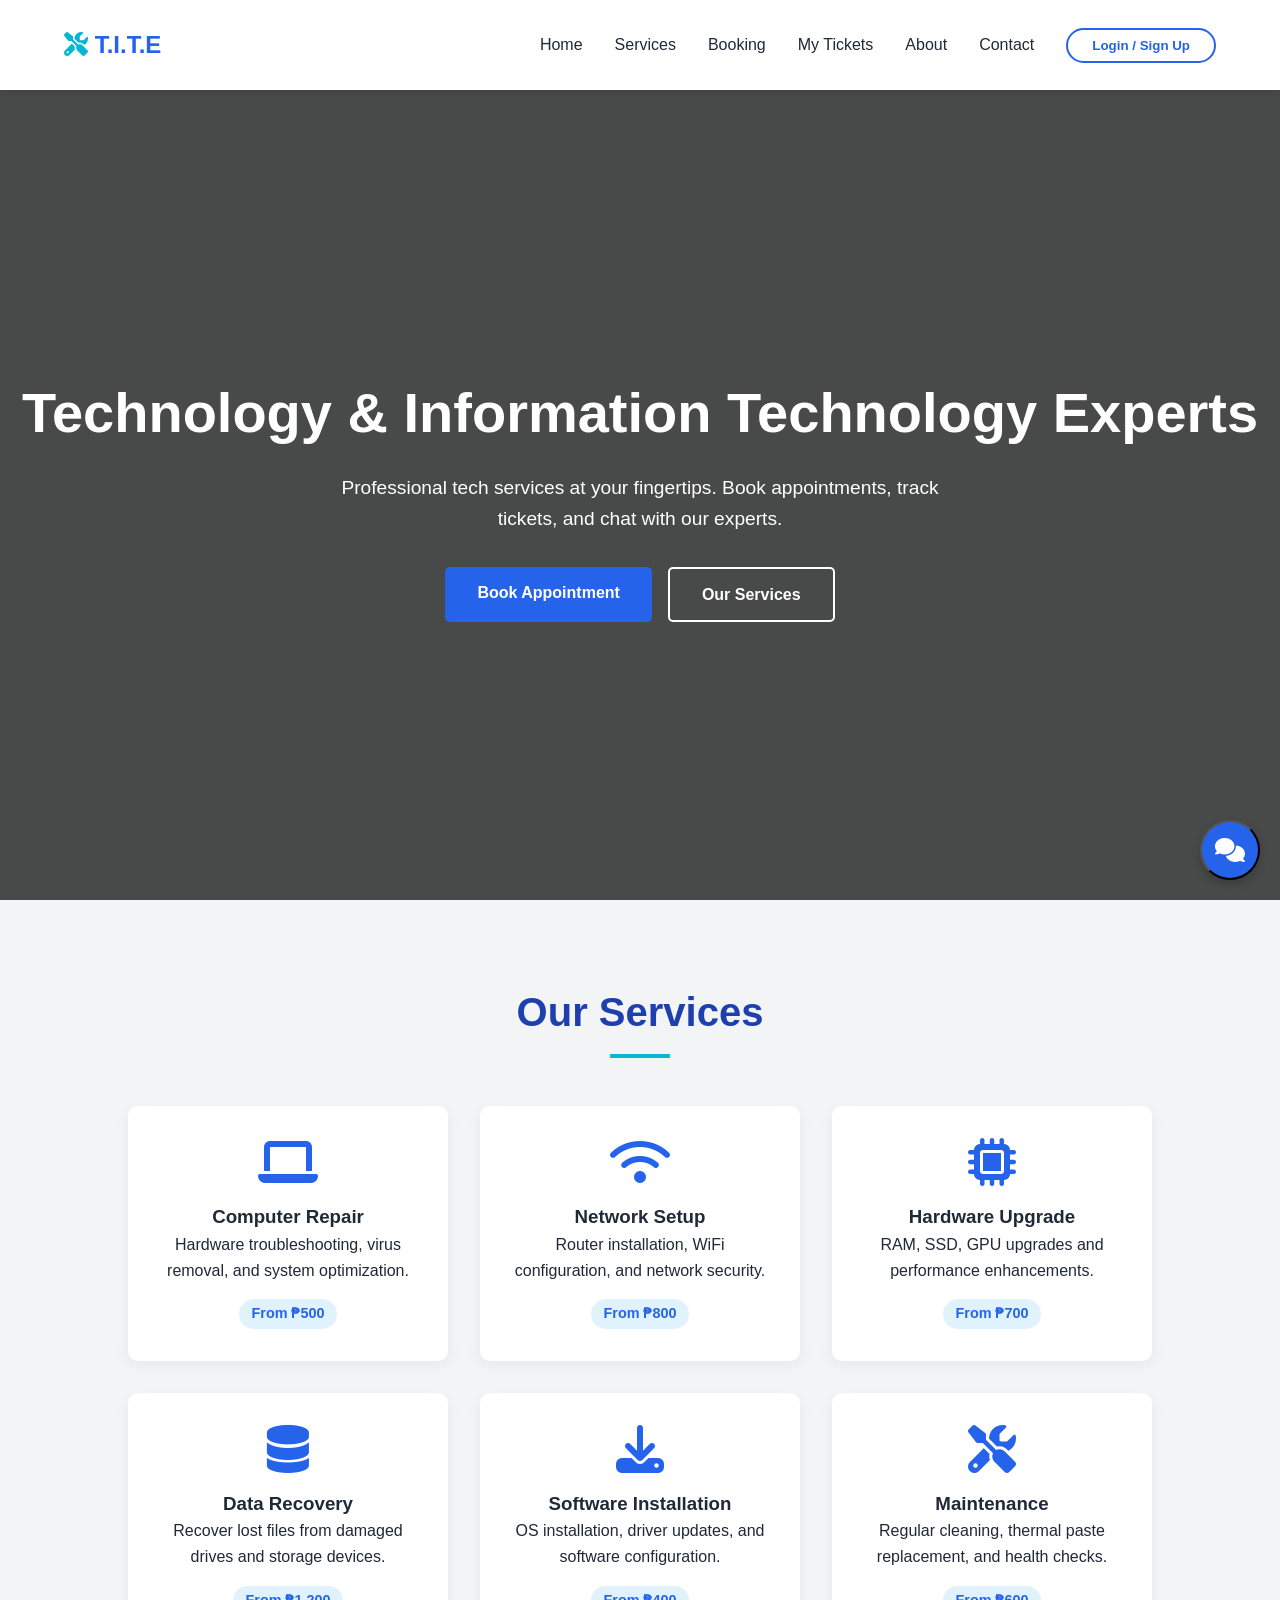
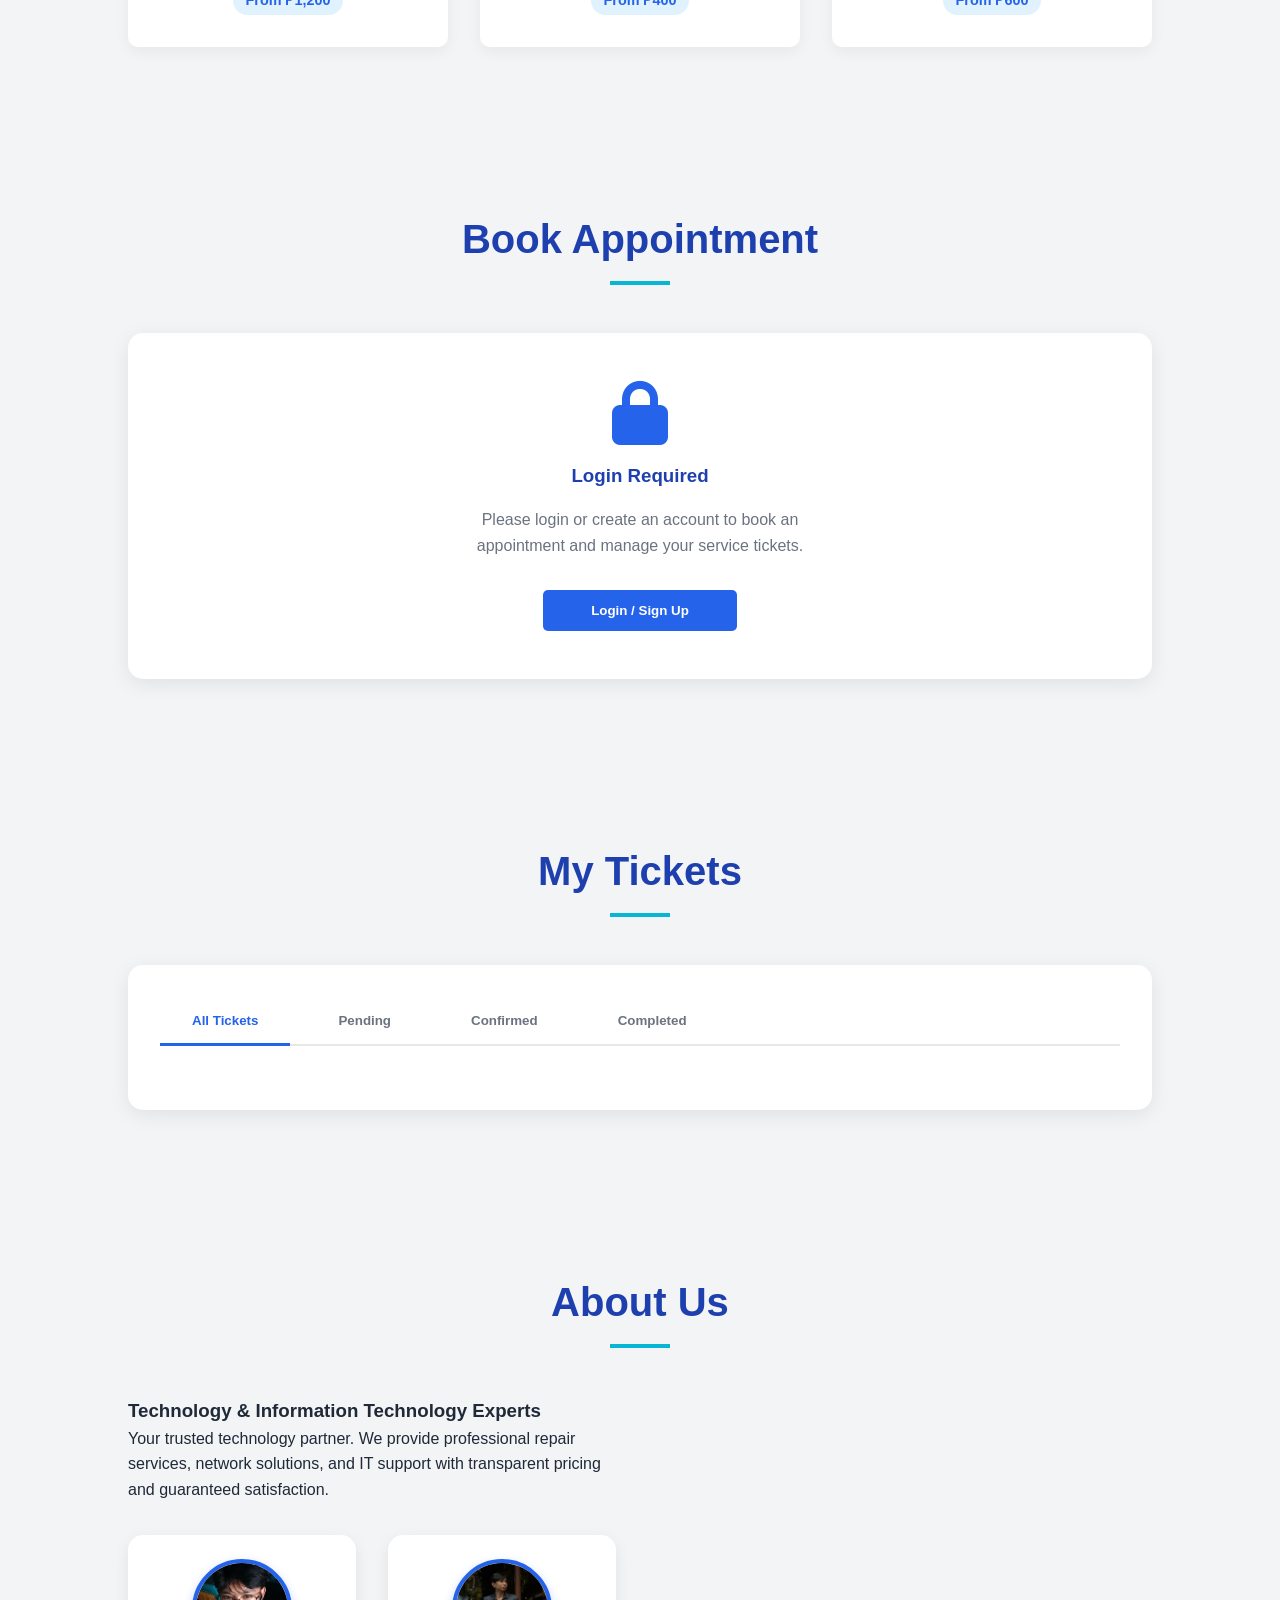
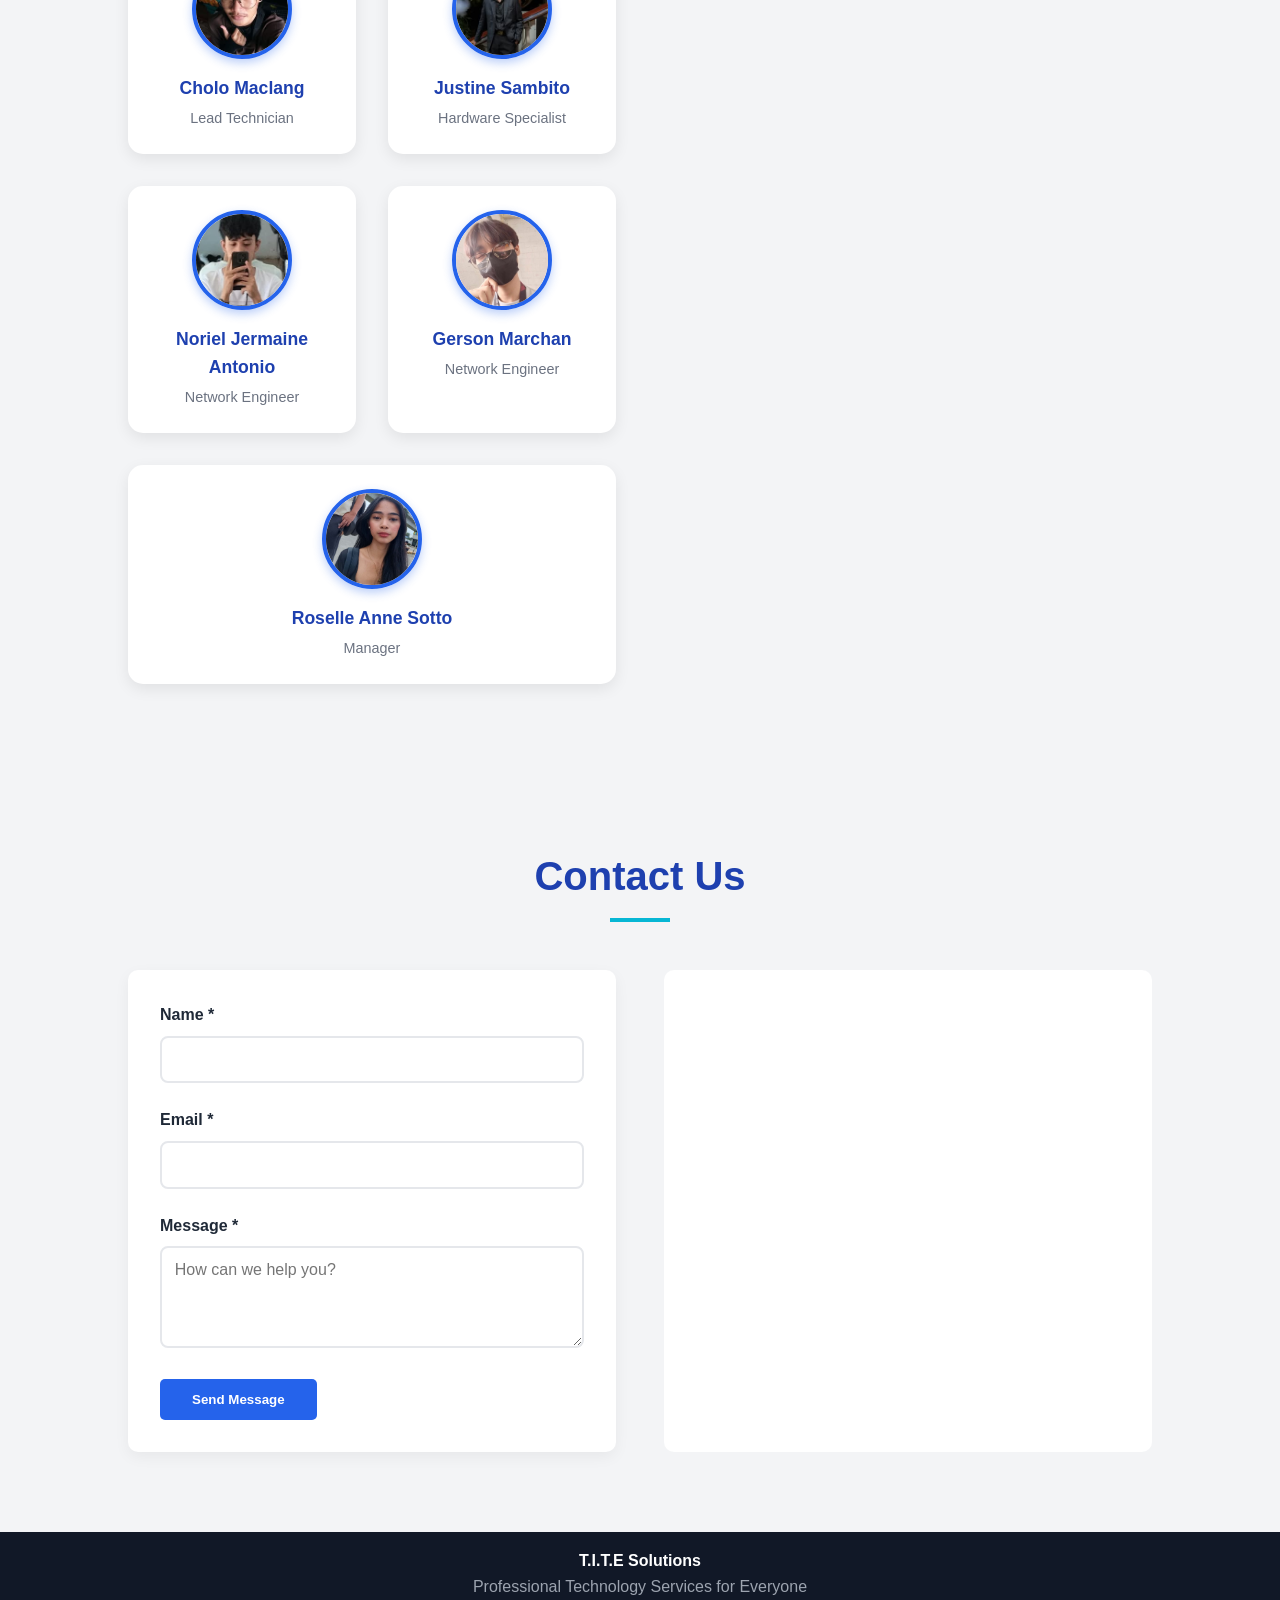
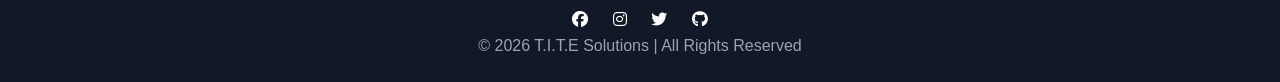
<file: tite-solutions/admin-services.html>
<!DOCTYPE html>
<html lang="en">
<head>
    <meta charset="UTF-8">
    <meta name="viewport" content="width=device-width, initial-scale=1.0">
    <meta http-equiv="X-UA-Compatible" content="IE=edge">
    <title>Services | Admin | T.I.T.E Solutions</title>
    
    <link rel="stylesheet" href="css/stylesheet.css">
    <link rel="preconnect" href="https://fonts.googleapis.com">
    <link rel="preconnect" href="https://fonts.gstatic.com" crossorigin>
    <link rel="preconnect" href="https://cdnjs.cloudflare.com">
    <link rel="stylesheet" href="https://cdnjs.cloudflare.com/ajax/libs/font-awesome/6.4.0/css/all.min.css">
    <link href="https://fonts.googleapis.com/css2?family=Poppins:wght@300;400;500;600;700&display=swap" rel="stylesheet">
    
    <style>
        .admin-dashboard { display: flex; min-height: 100vh; background: #f8f9fa; }
        .admin-sidebar { width: 250px; background: var(--primary-color); color: white; padding: 2rem 0; position: fixed; height: 100vh; overflow-y: auto; display: flex; flex-direction: column; }
        .admin-logo { text-align: center; padding: 0 1rem 2rem; border-bottom: 1px solid rgba(255,255,255,0.2); margin-bottom: 2rem; }
        .admin-logo h2 { margin: 0; font-size: 1.5rem; }
        .admin-nav { list-style: none; padding: 0; margin: 0; flex: 1; display: flex; flex-direction: column; }
        .admin-sidebar nav { flex: 1; display: flex; }
        .admin-nav li.nav-bottom { margin-top: auto; }
        .admin-nav li { margin-bottom: 0.5rem; }
        .admin-nav a { display: block; padding: 1rem 1.5rem; color: white; text-decoration: none; transition: background 0.3s; border-left: 3px solid transparent; }
        .admin-nav a:hover, .admin-nav a.active { background: rgba(255,255,255,0.1); border-left-color: white; }
        .admin-nav i { width: 20px; margin-right: 10px; }
        .admin-main { flex: 1; margin-left: 250px; padding: 2rem; }
        .admin-header { background: white; padding: 1.5rem 2rem; border-radius: 10px; box-shadow: 0 2px 10px rgba(0,0,0,0.1); margin-bottom: 2rem; display: flex; justify-content: space-between; align-items: center; }
        .admin-header h1 { margin: 0; color: var(--secondary-color); font-size: 1.75rem; }
        .admin-content { background: white; padding: 1.5rem; border-radius: 10px; box-shadow: 0 2px 10px rgba(0,0,0,0.1); }
        .btn-group { display: flex; gap: 0.5rem; }
        .btn { padding: 0.75rem 1.5rem; border: none; border-radius: 5px; cursor: pointer; font-size: 1rem; transition: all 0.3s; display: inline-flex; align-items: center; gap: 0.5rem; }
        .btn-primary { background: var(--primary-color); color: white; }
        .btn-primary:hover { background: var(--secondary-color); }
        .btn-sm { padding: 0.5rem 1rem; font-size: 0.875rem; }
        .btn-danger { background: var(--danger); color: white; }
        .logout-btn {
            background: transparent;
            color: var(--primary-color);
            border: 1px solid var(--primary-color);
            padding: 0.5rem 1rem;
            border-radius: 5px;
            cursor: pointer;
            transition: var(--transition);
            display: inline-flex;
            align-items: center;
            gap: 0.5rem;
        }
        .logout-btn:hover { background: var(--primary-color); color: white; }
        .services-grid { display: grid; grid-template-columns: repeat(auto-fill, minmax(300px, 1fr)); gap: 1.5rem; }
        .service-card { background: #f8f9fa; border: 1px solid #e5e7eb; border-radius: 8px; padding: 1.5rem; transition: transform 0.2s; }
        .service-card:hover { transform: translateY(-2px); box-shadow: 0 4px 12px rgba(0,0,0,0.1); }
        .service-icon { width: 50px; height: 50px; background: var(--primary-color); color: white; border-radius: 10px; display: flex; align-items: center; justify-content: center; font-size: 1.5rem; margin-bottom: 1rem; }
        .service-card h3 { margin: 0 0 0.5rem 0; color: var(--secondary-color); }
        .service-card p { margin: 0 0 1rem 0; color: var(--text-light); font-size: 0.9rem; }
        .service-price { font-size: 1.25rem; font-weight: 600; color: var(--primary-color); margin-bottom: 1rem; }
        .service-actions { display: flex; gap: 0.5rem; }
        .modal { display: none; position: fixed; z-index: 1000; left: 0; top: 0; width: 100%; height: 100%; background: rgba(0,0,0,0.5); }
        .modal-content { background: white; margin: 5% auto; padding: 2rem; border-radius: 10px; width: 90%; max-width: 500px; position: relative; }
        .modal-close { position: absolute; right: 1rem; top: 1rem; background: none; border: none; font-size: 1.5rem; cursor: pointer; }
        .form-group { margin-bottom: 1rem; }
        .form-group label { display: block; margin-bottom: 0.5rem; font-weight: 500; }
        .form-group input, .form-group textarea, .form-group select { width: 100%; padding: 0.75rem; border: 1px solid #ddd; border-radius: 5px; }
        .admin-sidebar-toggle {
            display: none; position: fixed; top: 1rem; left: 1rem; z-index: 1100;
            background: var(--primary-color); color: white; border: none;
            width: 44px; height: 44px; border-radius: 8px; font-size: 1.25rem;
            cursor: pointer; align-items: center; justify-content: center;
            box-shadow: 0 2px 10px rgba(0,0,0,0.2);
        }
        .admin-sidebar-overlay {
            display: none; position: fixed; top: 0; left: 0; right: 0; bottom: 0;
            background: rgba(0,0,0,0.5); z-index: 1040;
        }
        .admin-sidebar-overlay.active { display: block; }
        @media (max-width: 768px) {
            .admin-sidebar-toggle { display: flex; }
            .admin-sidebar { transform: translateX(-100%); transition: transform 0.3s; z-index: 1050; }
            .admin-sidebar.open { transform: translateX(0); }
            .admin-main { margin-left: 0; padding: 1rem; padding-top: 4rem; overflow-x: hidden; }
            .admin-header { padding: 1rem 1.25rem; flex-wrap: wrap; gap: 0.75rem; }
            .btn-group { flex-wrap: wrap; }
            .btn { padding: 0.4rem 0.75rem; font-size: 0.85rem; }
            .modal-content { width: 95%; padding: 1rem; }
        }
    </style>
</head>
<body>
    <div class="admin-dashboard">
        <button class="admin-sidebar-toggle" id="adminSidebarToggle" aria-label="Toggle sidebar">
            <i class="fa-solid fa-bars"></i>
        </button>
        <div class="admin-sidebar-overlay" id="adminSidebarOverlay"></div>
        <aside class="admin-sidebar" id="adminSidebar">
            <div class="admin-logo">
                <i class="fa-solid fa-screwdriver-wrench" style="font-size: 2rem; margin-bottom: 0.5rem;"></i>
                <h2>T.I.T.E Admin</h2>
            </div>
            <nav>
                <ul class="admin-nav">
                    <li><a href="admin-dashboard.html"><i class="fa-solid fa-chart-line"></i> Dashboard</a></li>
                    <li><a href="admin-tickets.html"><i class="fa-solid fa-ticket"></i> Tickets</a></li>
                    <li><a href="admin-services.html" class="active"><i class="fa-solid fa-cogs"></i> Services</a></li>
                    <li><a href="admin-technicians.html"><i class="fa-solid fa-users"></i> Technicians</a></li>
                    <li><a href="admin-availability.html"><i class="fa-solid fa-calendar"></i> Availability</a></li>
                    <li><a href="admin-users.html"><i class="fa-solid fa-user"></i> Users</a></li>
                    <li><a href="admin-messages.html"><i class="fa-solid fa-envelope"></i> Messages</a></li>
                    <li><a href="admin-settings.html"><i class="fa-solid fa-cog"></i> Settings</a></li>
                    <li class="nav-bottom"><a href="index.html"><i class="fa-solid fa-arrow-left"></i> Back to Main Page</a></li>
                </ul>
            </nav>
        </aside>

        <main class="admin-main">
            <div class="admin-header">
                <div>
                    <h1>Service Management</h1>
                    <p>Manage your service offerings</p>
                </div>
                <div class="btn-group">
                    <button class="btn btn-primary" onclick="openServiceModal()">
                        <i class="fa-solid fa-plus"></i> Add Service
                    </button>
                </div>
            </div>

            <div class="admin-content">
                <div id="servicesList" class="services-grid">
                    <p>Loading services...</p>
                </div>
            </div>
        </main>
    </div>

    <!-- Service Modal -->
    <div id="serviceModal" class="modal">
        <div class="modal-content">
            <button class="modal-close" onclick="closeModal('serviceModal')">&times;</button>
            <h2>Add Service</h2>
            <form id="serviceForm">
                <div class="form-group">
                    <label for="serviceName">Service Name *</label>
                    <input type="text" id="serviceName" required>
                </div>
                <div class="form-group">
                    <label for="serviceDescription">Description</label>
                    <textarea id="serviceDescription" rows="3"></textarea>
                </div>
                <div class="form-group">
                    <label for="servicePrice">Base Price (₱) *</label>
                    <input type="number" id="servicePrice" required min="0" step="0.01">
                </div>
                <div class="form-group">
                    <label for="serviceDuration">Duration (minutes) *</label>
                    <input type="number" id="serviceDuration" required min="15" step="15" value="60">
                </div>
                <div class="form-group">
                    <label for="serviceCategory">Category</label>
                    <select id="serviceCategory">
                        <option value="repair">Repair</option>
                        <option value="maintenance">Maintenance</option>
                        <option value="installation">Installation</option>
                        <option value="consultation">Consultation</option>
                    </select>
                </div>
                <button type="submit" class="btn btn-primary">Save Service</button>
            </form>
        </div>
    </div>

    <script src="js/database.js"></script>
    <script>
        async function loadServices() {
            const container = document.getElementById('servicesList');
            container.innerHTML = '<p>Loading services...</p>';
            
            try {
                const result = await db.services.getAll(true);
                if (result.success) {
                    renderServices(result.data);
                } else {
                    throw new Error(result.error || 'Failed to load services');
                }
            } catch (error) {
                container.innerHTML = `<p>Error loading services: ${error.message}</p>`;
            }
        }

        function renderServices(services) {
            const container = document.getElementById('servicesList');
            
            if (services.length === 0) {
                container.innerHTML = '<p>No services found.</p>';
                return;
            }
            
            container.innerHTML = services.map(service => `
                <div class="service-card">
                    <div class="service-icon">
                        <i class="fa-solid fa-cog"></i>
                    </div>
                    <h3>${service.name}</h3>
                    <p>${service.description || 'No description'}</p>
                    <div class="service-price">₱${parseFloat(service.base_price).toFixed(2)}</div>
                    <div class="service-actions">
                        <button class="btn btn-sm" onclick="editService(${service.id})">Edit</button>
                        <button class="btn btn-sm btn-danger" onclick="deleteService(${service.id})">Delete</button>
                    </div>
                </div>
            `).join('');
        }

        function openServiceModal() {
            document.getElementById('serviceModal').style.display = 'block';
        }

        function closeModal(modalId) {
            document.getElementById(modalId).style.display = 'none';
        }

        async function handleServiceSubmit(e) {
            e.preventDefault();
            
            const formData = {
                name: document.getElementById('serviceName').value,
                description: document.getElementById('serviceDescription').value,
                base_price: parseFloat(document.getElementById('servicePrice').value),
                duration_minutes: parseInt(document.getElementById('serviceDuration').value),
                category: document.getElementById('serviceCategory').value,
                is_active: true
            };
            
            try {
                const result = await db.services.create(formData);
                if (result.success) {
                    alert('Service created successfully!');
                    closeModal('serviceModal');
                    document.getElementById('serviceForm').reset();
                    loadServices();
                } else {
                    throw new Error(result.error || 'Failed to create service');
                }
            } catch (error) {
                alert('Error: ' + error.message);
            }
        }

        async function deleteService(id) {
            if (!confirm('Are you sure you want to delete this service?')) return;
            
            try {
                const result = await db.services.delete(id);
                if (result.success) {
                    alert('Service deleted successfully!');
                    loadServices();
                } else {
                    throw new Error(result.error || 'Failed to delete service');
                }
            } catch (error) {
                alert('Error: ' + error.message);
            }
        }

        async function logout() {
            try {
                await db.auth.logout();
                window.location.href = 'index.html';
            } catch (error) {
                window.location.href = 'index.html';
            }
        }

        document.addEventListener('DOMContentLoaded', async function() {
            try {
                const result = await db.auth.checkSession();
                if (!result.success || !db.auth.isAdmin()) {
                    window.location.href = 'index.html';
                    return;
                }
            } catch (error) {
                window.location.href = 'index.html';
                return;
            }
            
            document.getElementById('serviceForm').addEventListener('submit', handleServiceSubmit);
            loadServices();
        });

        window.openServiceModal = openServiceModal;
        window.closeModal = closeModal;
        window.deleteService = deleteService;
        window.logout = logout;
    </script>
    <script>
        // Sidebar toggle for mobile (admin pages)
        (function() {
            const sidebarToggle = document.getElementById('adminSidebarToggle');
            const sidebarOverlay = document.getElementById('adminSidebarOverlay');
            const sidebar = document.getElementById('adminSidebar');
            if (sidebarToggle) {
                sidebarToggle.addEventListener('click', () => {
                    if (sidebar) sidebar.classList.toggle('open');
                    if (sidebarOverlay) sidebarOverlay.classList.toggle('active');
                });
            }
            if (sidebarOverlay) {
                sidebarOverlay.addEventListener('click', () => {
                    if (sidebar) sidebar.classList.remove('open');
                    sidebarOverlay.classList.remove('active');
                });
            }
        })();
    </script>
</body>
</html>
</file>
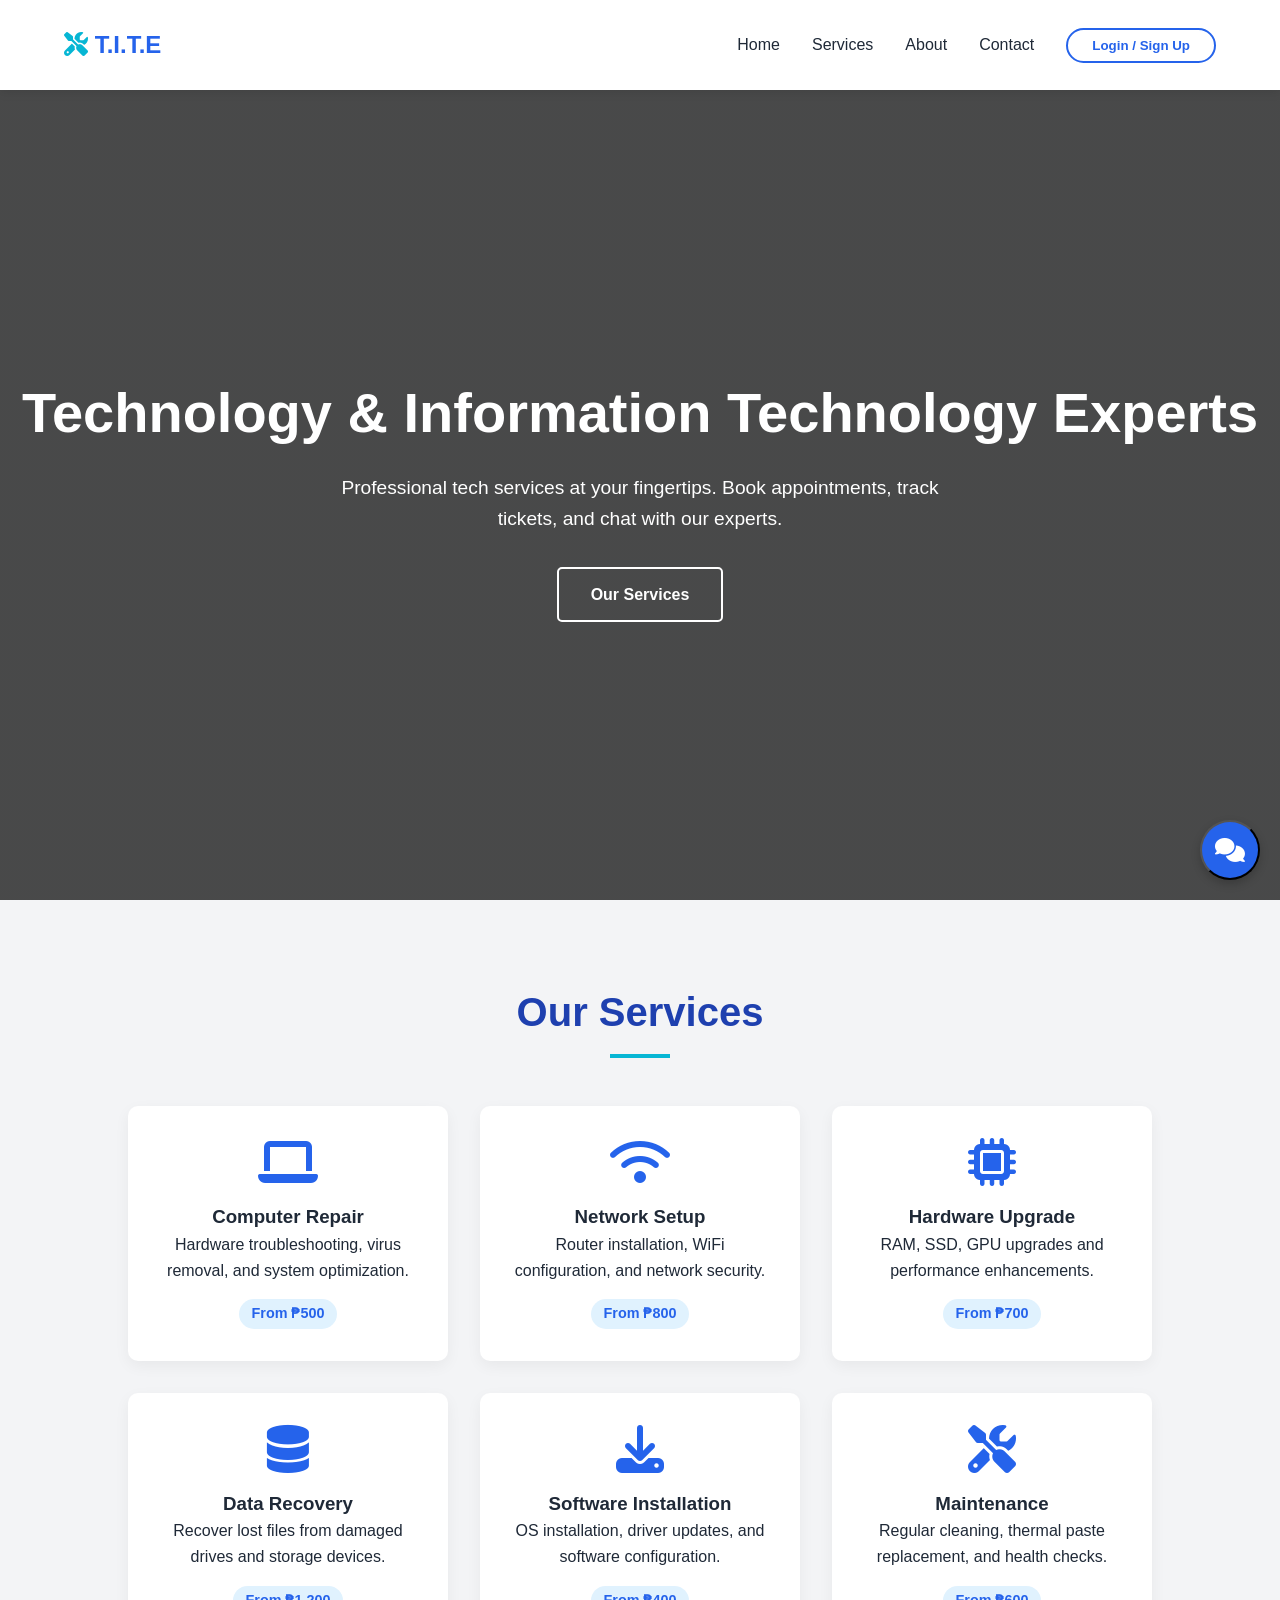
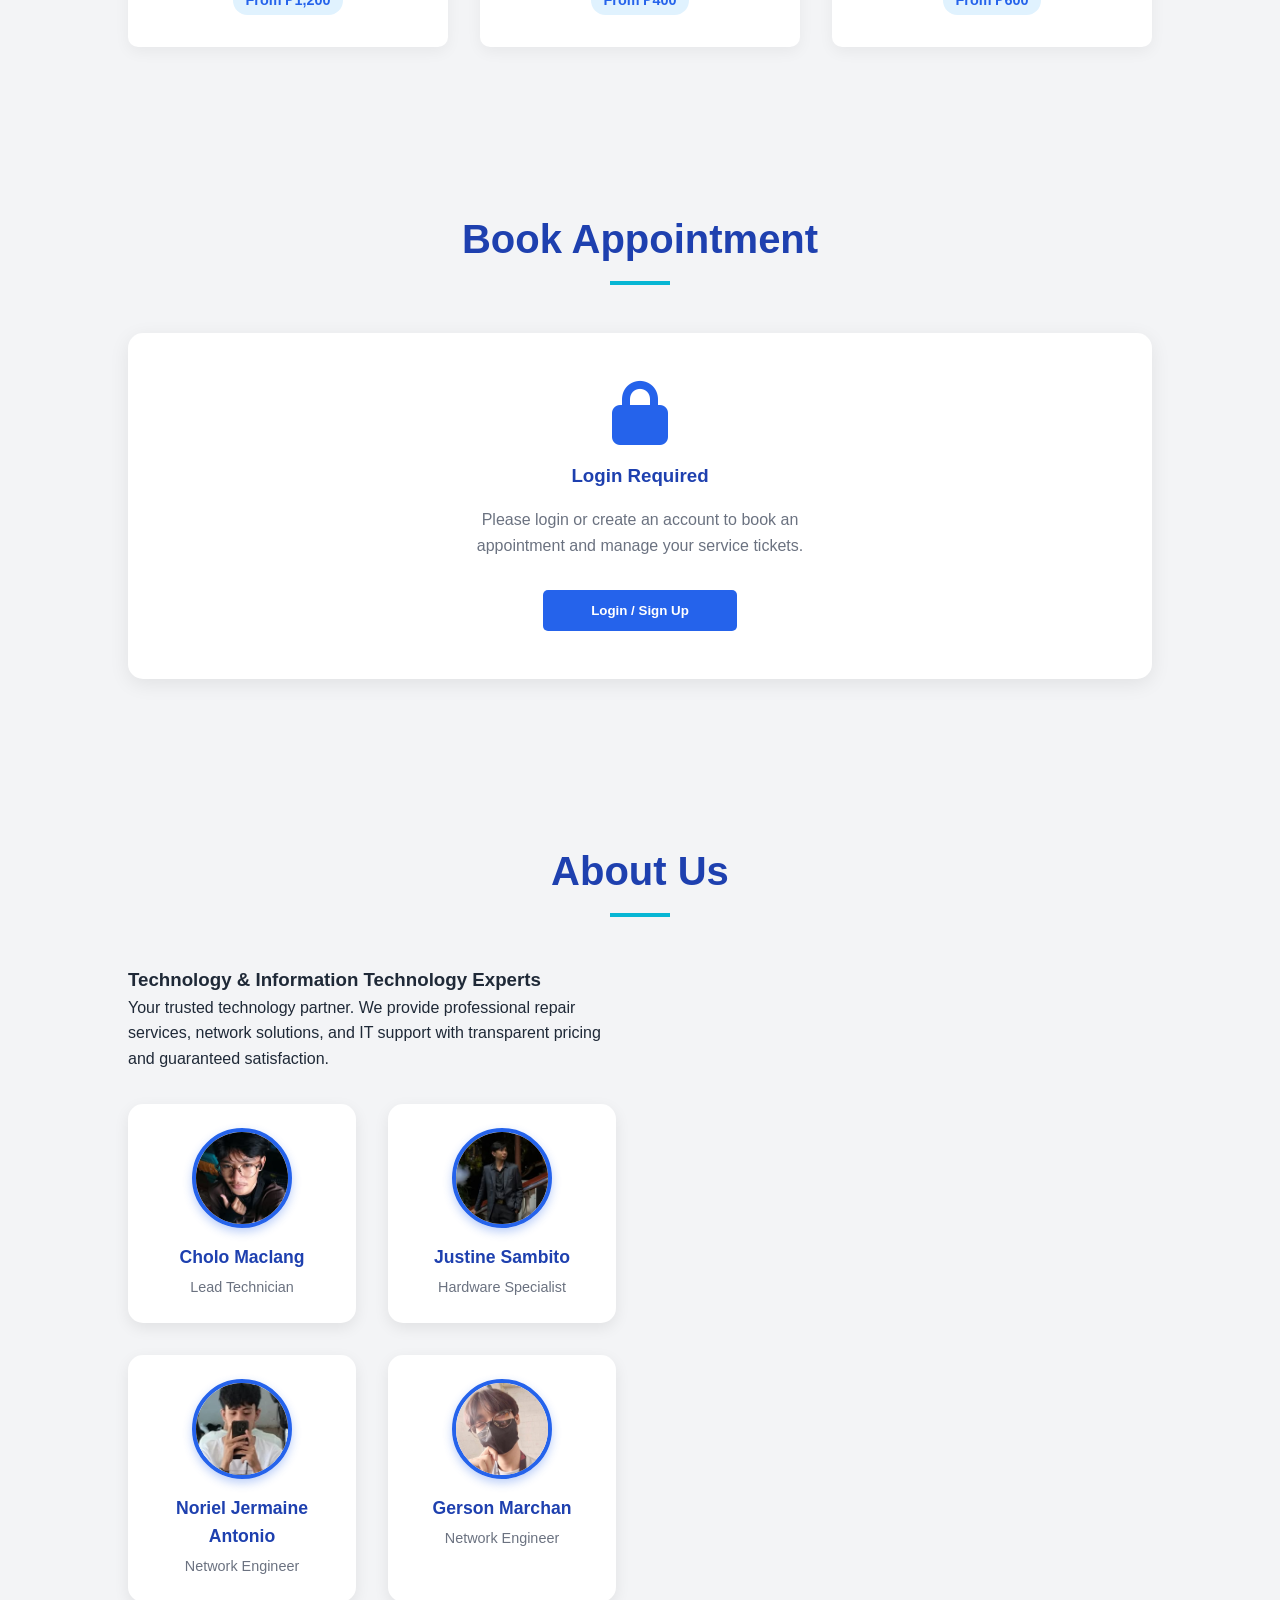
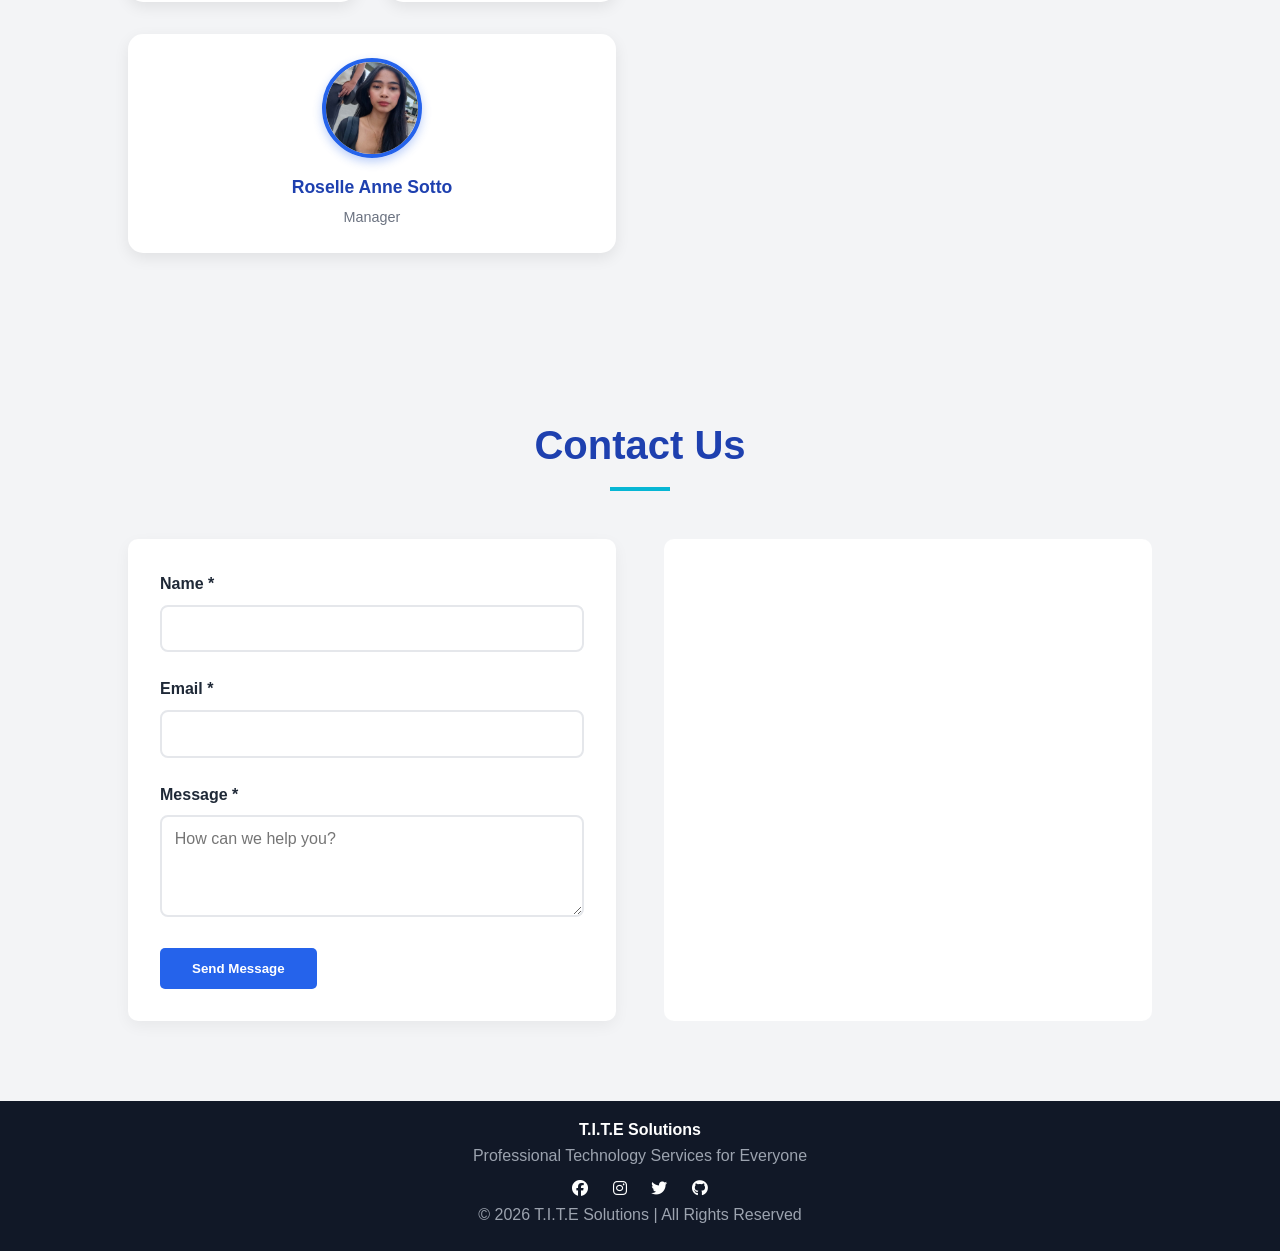
<file: tite-solutions/admin-settings.html>
<!DOCTYPE html>
<html lang="en">
<head>
    <meta charset="UTF-8">
    <meta name="viewport" content="width=device-width, initial-scale=1.0">
    <meta http-equiv="X-UA-Compatible" content="IE=edge">
    <title>Settings | Admin | T.I.T.E Solutions</title>
    
    <link rel="stylesheet" href="css/stylesheet.css">
    <link rel="preconnect" href="https://fonts.googleapis.com">
    <link rel="preconnect" href="https://fonts.gstatic.com" crossorigin>
    <link rel="preconnect" href="https://cdnjs.cloudflare.com">
    <link rel="stylesheet" href="https://cdnjs.cloudflare.com/ajax/libs/font-awesome/6.4.0/css/all.min.css">
    <link href="https://fonts.googleapis.com/css2?family=Poppins:wght@300;400;500;600;700&display=swap" rel="stylesheet">
    
    <style>
        .admin-dashboard { display: flex; min-height: 100vh; background: #f8f9fa; }
        .admin-sidebar { width: 250px; background: var(--primary-color); color: white; padding: 2rem 0; position: fixed; height: 100vh; overflow-y: auto; display: flex; flex-direction: column; }
        .admin-logo { text-align: center; padding: 0 1rem 2rem; border-bottom: 1px solid rgba(255,255,255,0.2); margin-bottom: 2rem; }
        .admin-logo h2 { margin: 0; font-size: 1.5rem; }
        .admin-nav { list-style: none; padding: 0; margin: 0; flex: 1; display: flex; flex-direction: column; }
        .admin-sidebar nav { flex: 1; display: flex; }
        .admin-nav li.nav-bottom { margin-top: auto; }
        .admin-nav li { margin-bottom: 0.5rem; }
        .admin-nav a { display: block; padding: 1rem 1.5rem; color: white; text-decoration: none; transition: background 0.3s; border-left: 3px solid transparent; }
        .admin-nav a:hover, .admin-nav a.active { background: rgba(255,255,255,0.1); border-left-color: white; }
        .admin-nav i { width: 20px; margin-right: 10px; }
        .admin-main { flex: 1; margin-left: 250px; padding: 2rem; }
        .admin-header { background: white; padding: 1.5rem 2rem; border-radius: 10px; box-shadow: 0 2px 10px rgba(0,0,0,0.1); margin-bottom: 2rem; display: flex; justify-content: space-between; align-items: center; }
        .admin-header h1 { margin: 0; color: var(--secondary-color); font-size: 1.75rem; }
        .admin-content { background: white; padding: 1.5rem; border-radius: 10px; box-shadow: 0 2px 10px rgba(0,0,0,0.1); }
        .logout-btn {
            background: transparent;
            color: var(--primary-color);
            border: 1px solid var(--primary-color);
            padding: 0.5rem 1rem;
            border-radius: 5px;
            cursor: pointer;
            transition: var(--transition);
            display: inline-flex;
            align-items: center;
            gap: 0.5rem;
        }
        .logout-btn:hover { background: var(--primary-color); color: white; }
        .form-group { margin-bottom: 1.5rem; }
        .form-group label { display: block; margin-bottom: 0.5rem; font-weight: 500; color: var(--text-dark); }
        .form-group input, .form-group textarea, .form-group select { width: 100%; padding: 0.75rem; border: 1px solid #ddd; border-radius: 5px; font-size: 1rem; }
        .form-group input:focus, .form-group textarea:focus { border-color: var(--primary-color); outline: none; }
        .btn { padding: 0.75rem 1.5rem; border: none; border-radius: 5px; cursor: pointer; font-size: 1rem; transition: all 0.3s; display: inline-flex; align-items: center; gap: 0.5rem; }
        .btn-primary { background: var(--primary-color); color: white; }
        .btn-primary:hover { background: var(--secondary-color); }
        .settings-section { margin-bottom: 2rem; padding-bottom: 2rem; border-bottom: 1px solid #eee; }
        .settings-section:last-child { border-bottom: none; }
        .settings-section h3 { margin: 0 0 1rem 0; color: var(--secondary-color); }
        .admin-sidebar-toggle {
            display: none; position: fixed; top: 1rem; left: 1rem; z-index: 1100;
            background: var(--primary-color); color: white; border: none;
            width: 44px; height: 44px; border-radius: 8px; font-size: 1.25rem;
            cursor: pointer; align-items: center; justify-content: center;
            box-shadow: 0 2px 10px rgba(0,0,0,0.2);
        }
        .admin-sidebar-overlay {
            display: none; position: fixed; top: 0; left: 0; right: 0; bottom: 0;
            background: rgba(0,0,0,0.5); z-index: 1040;
        }
        .admin-sidebar-overlay.active { display: block; }
        @media (max-width: 768px) {
            .admin-sidebar-toggle { display: flex; }
            .admin-sidebar { transform: translateX(-100%); transition: transform 0.3s; z-index: 1050; }
            .admin-sidebar.open { transform: translateX(0); }
            .admin-main { margin-left: 0; padding: 1rem; padding-top: 4rem; overflow-x: hidden; }
            .admin-header { padding: 1rem 1.25rem; }
        }
    </style>
</head>
<body>
    <div class="admin-dashboard">
        <button class="admin-sidebar-toggle" id="adminSidebarToggle" aria-label="Toggle sidebar">
            <i class="fa-solid fa-bars"></i>
        </button>
        <div class="admin-sidebar-overlay" id="adminSidebarOverlay"></div>
        <aside class="admin-sidebar" id="adminSidebar">
            <div class="admin-logo">
                <i class="fa-solid fa-screwdriver-wrench" style="font-size: 2rem; margin-bottom: 0.5rem;"></i>
                <h2>T.I.T.E Admin</h2>
            </div>
            <nav>
                <ul class="admin-nav">
                    <li><a href="admin-dashboard.html"><i class="fa-solid fa-chart-line"></i> Dashboard</a></li>
                    <li><a href="admin-tickets.html"><i class="fa-solid fa-ticket"></i> Tickets</a></li>
                    <li><a href="admin-services.html"><i class="fa-solid fa-cogs"></i> Services</a></li>
                    <li><a href="admin-technicians.html"><i class="fa-solid fa-users"></i> Technicians</a></li>
                    <li><a href="admin-availability.html"><i class="fa-solid fa-calendar"></i> Availability</a></li>
                    <li><a href="admin-users.html"><i class="fa-solid fa-user"></i> Users</a></li>
                    <li><a href="admin-messages.html"><i class="fa-solid fa-envelope"></i> Messages</a></li>
                    <li><a href="admin-settings.html" class="active"><i class="fa-solid fa-cog"></i> Settings</a></li>
                    <li class="nav-bottom"><a href="index.html"><i class="fa-solid fa-arrow-left"></i> Back to Main Page</a></li>
                </ul>
            </nav>
        </aside>

        <main class="admin-main">
            <div class="admin-header">
                <div>
                    <h1>System Settings</h1>
                    <p>Configure system preferences</p>
                </div>
                <div></div>
            </div>

            <div class="admin-content">
                <form id="settingsForm">
                    <div class="settings-section">
                        <h3>General Settings</h3>
                        <div class="form-group">
                            <label for="siteName">Site Name</label>
                            <input type="text" id="siteName" value="T.I.T.E Solutions">
                        </div>
                        <div class="form-group">
                            <label for="siteEmail">Contact Email</label>
                            <input type="email" id="siteEmail" value="admin@tite.com">
                        </div>
                        <div class="form-group">
                            <label for="sitePhone">Contact Phone</label>
                            <input type="tel" id="sitePhone" value="+63 123 456 7890">
                        </div>
                    </div>

                    <div class="settings-section">
                        <h3>Business Hours</h3>
                        <div class="form-group">
                            <label for="openingTime">Opening Time</label>
                            <input type="time" id="openingTime" value="09:00">
                        </div>
                        <div class="form-group">
                            <label for="closingTime">Closing Time</label>
                            <input type="time" id="closingTime" value="18:00">
                        </div>
                    </div>

                    <div class="settings-section">
                        <h3>Notification Settings</h3>
                        <div class="form-group">
                            <label>
                                <input type="checkbox" checked> Email notifications for new bookings
                            </label>
                        </div>
                        <div class="form-group">
                            <label>
                                <input type="checkbox" checked> Email notifications for new messages
                            </label>
                        </div>
                    </div>

                    <div style="display: flex; gap: 1rem; flex-wrap: wrap;">
                        <button type="submit" class="btn btn-primary">
                            <i class="fa-solid fa-save"></i> Save Settings
                        </button>
                        <button type="button" class="btn" style="background: var(--danger); color: white;" onclick="logout()">
                            <i class="fa-solid fa-sign-out-alt"></i> Logout
                        </button>
                    </div>
                </form>
            </div>
        </main>
    </div>

    <script src="js/database.js"></script>
    <script>
        async function handleSubmit(e) {
            e.preventDefault();
            alert('Settings saved successfully!');
        }

        async function logout() {
            try {
                await db.auth.logout();
                window.location.href = 'index.html';
            } catch (error) {
                window.location.href = 'index.html';
            }
        }

        document.addEventListener('DOMContentLoaded', async function() {
            try {
                const result = await db.auth.checkSession();
                if (!result.success || !db.auth.isAdmin()) {
                    window.location.href = 'index.html';
                    return;
                }
            } catch (error) {
                window.location.href = 'index.html';
                return;
            }
            
            document.getElementById('settingsForm').addEventListener('submit', handleSubmit);
        });

        window.logout = logout;
    </script>
    <script>
        // Sidebar toggle for mobile (admin pages)
        (function() {
            const sidebarToggle = document.getElementById('adminSidebarToggle');
            const sidebarOverlay = document.getElementById('adminSidebarOverlay');
            const sidebar = document.getElementById('adminSidebar');
            if (sidebarToggle) {
                sidebarToggle.addEventListener('click', () => {
                    if (sidebar) sidebar.classList.toggle('open');
                    if (sidebarOverlay) sidebarOverlay.classList.toggle('active');
                });
            }
            if (sidebarOverlay) {
                sidebarOverlay.addEventListener('click', () => {
                    if (sidebar) sidebar.classList.remove('open');
                    sidebarOverlay.classList.remove('active');
                });
            }
        })();
    </script>
</body>
</html>
</file>
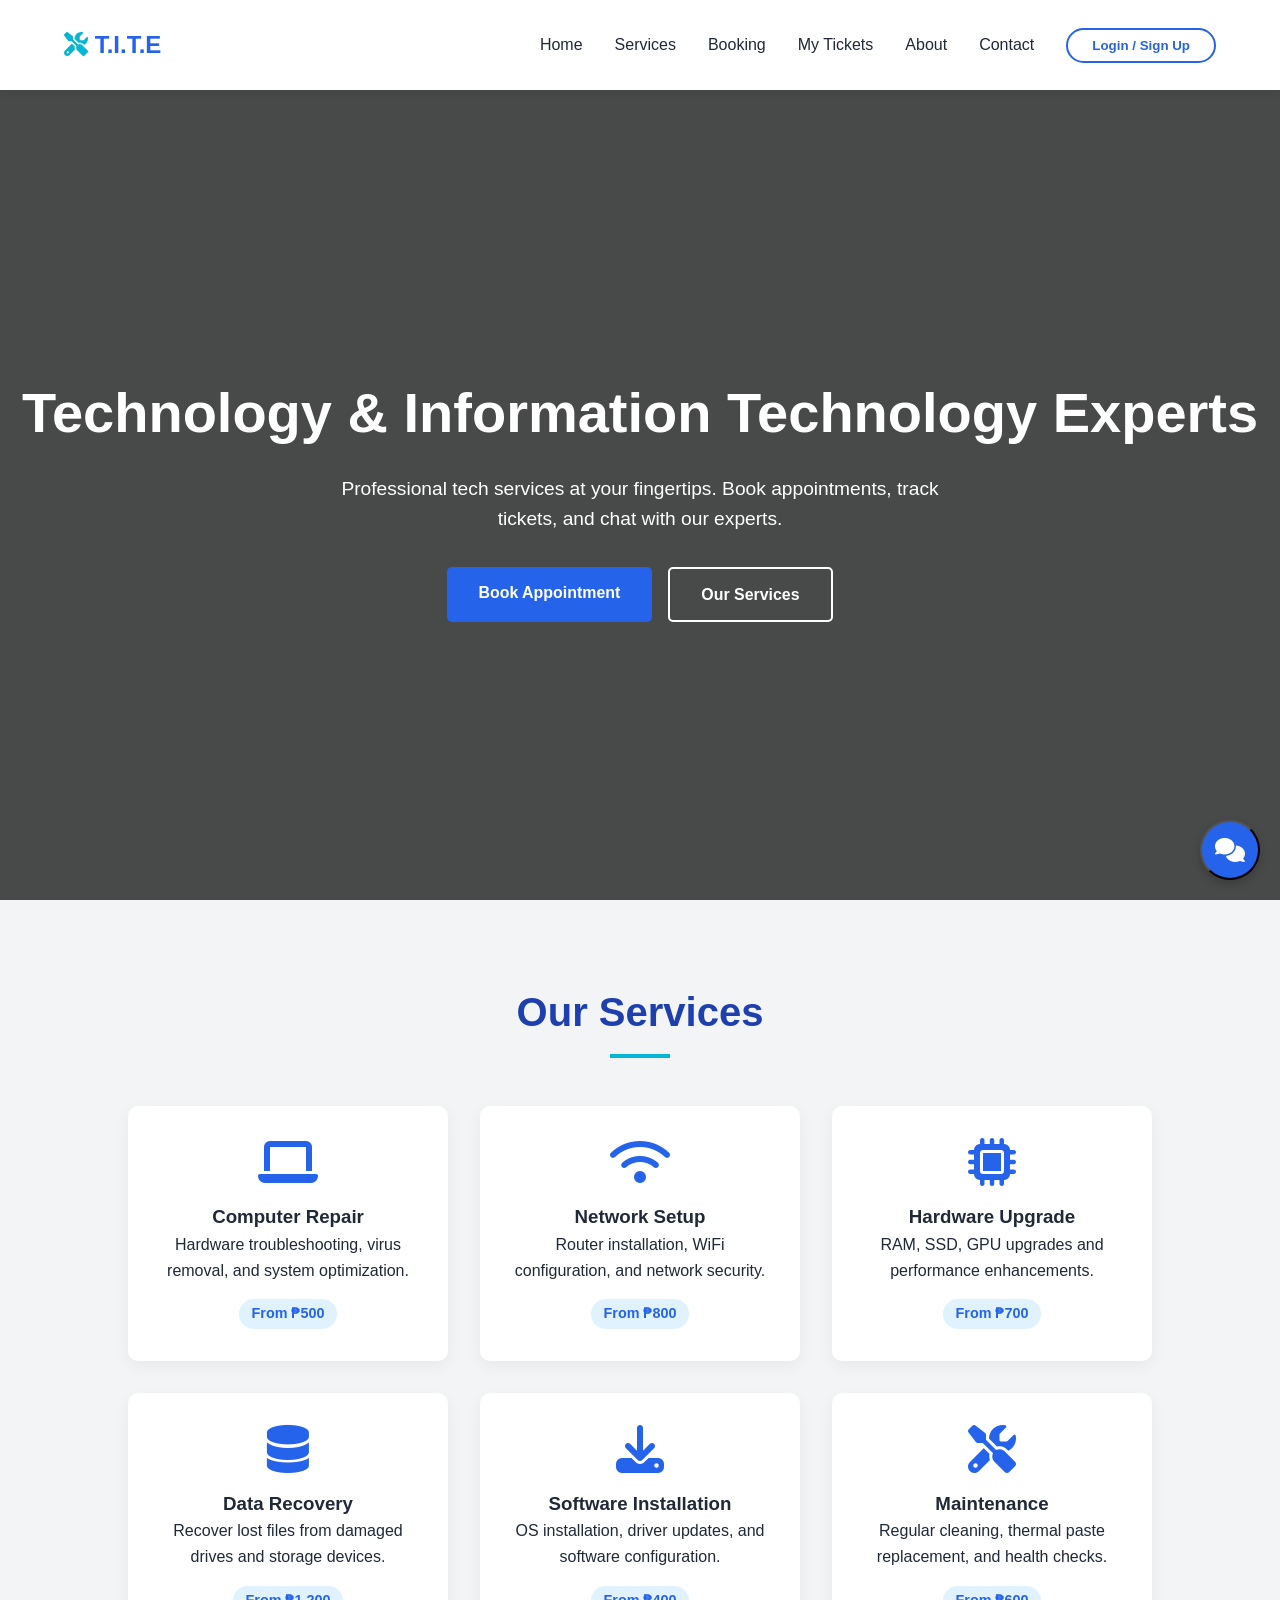
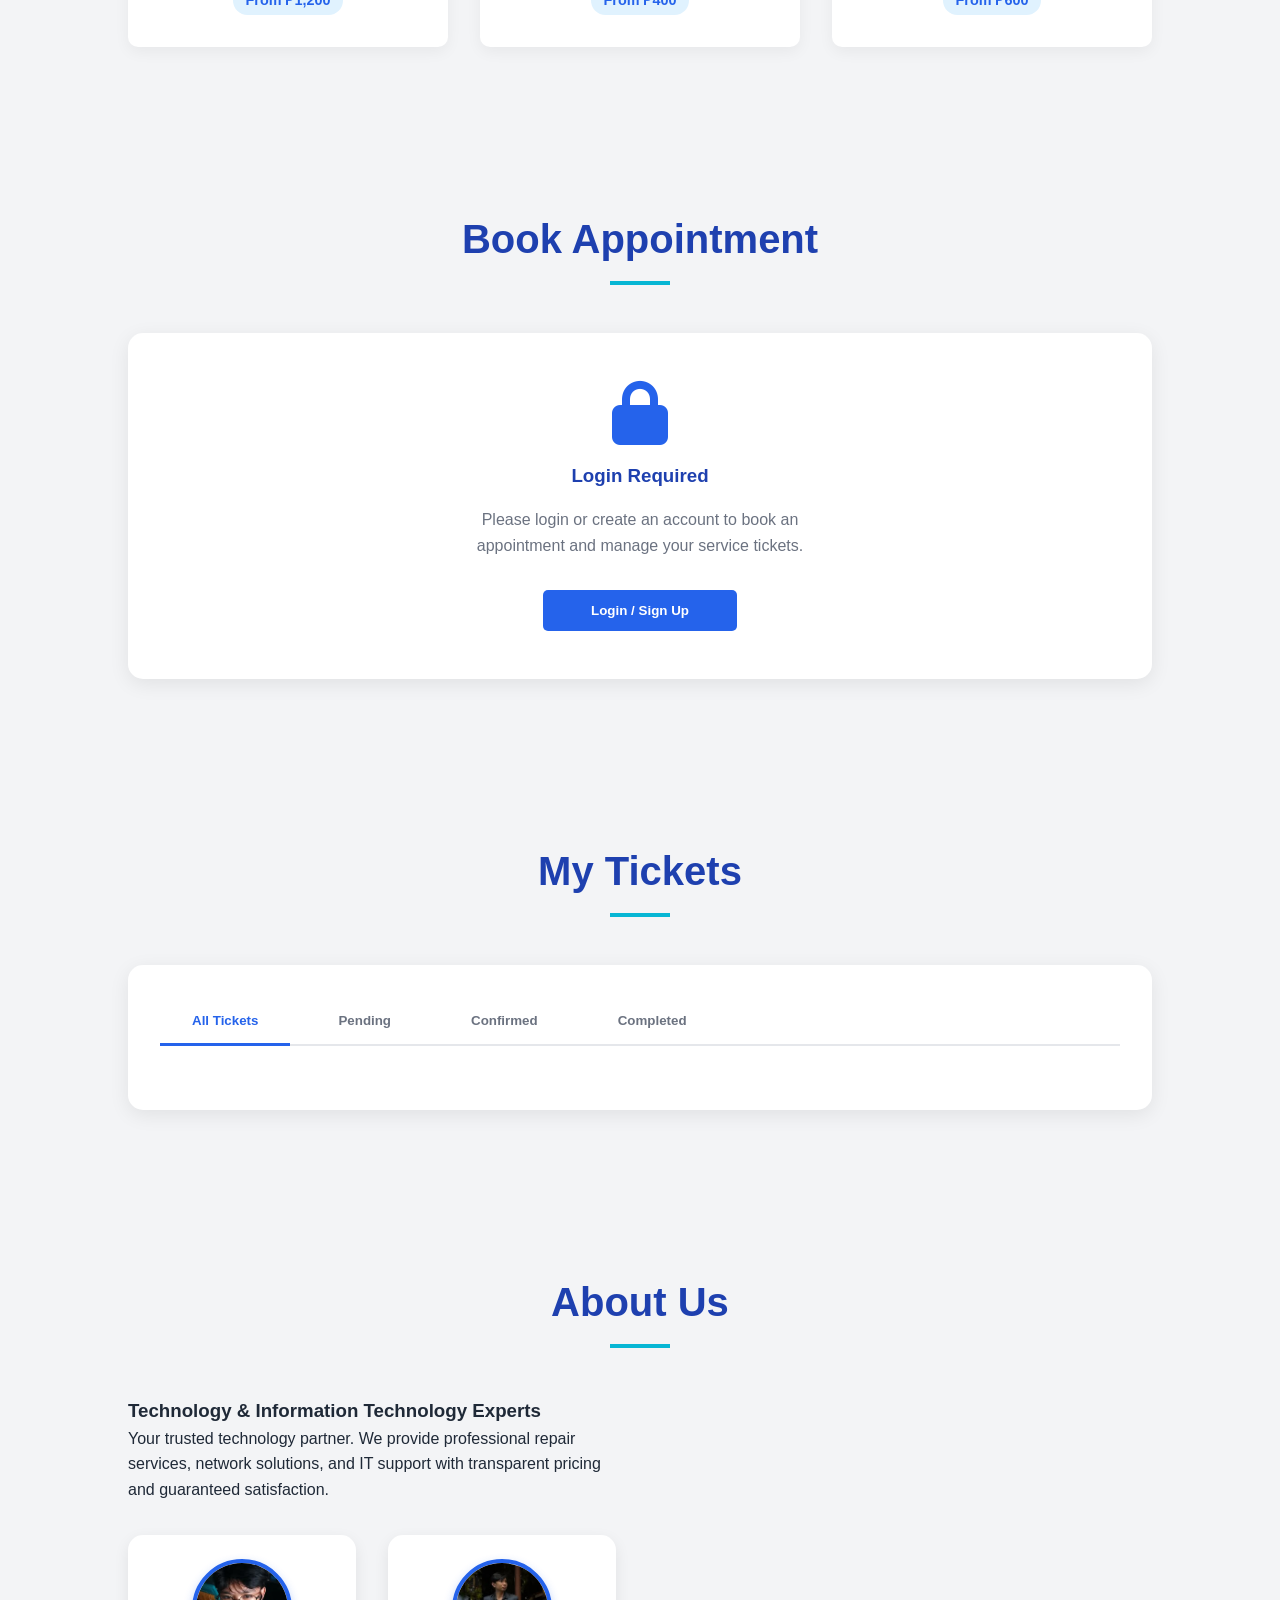
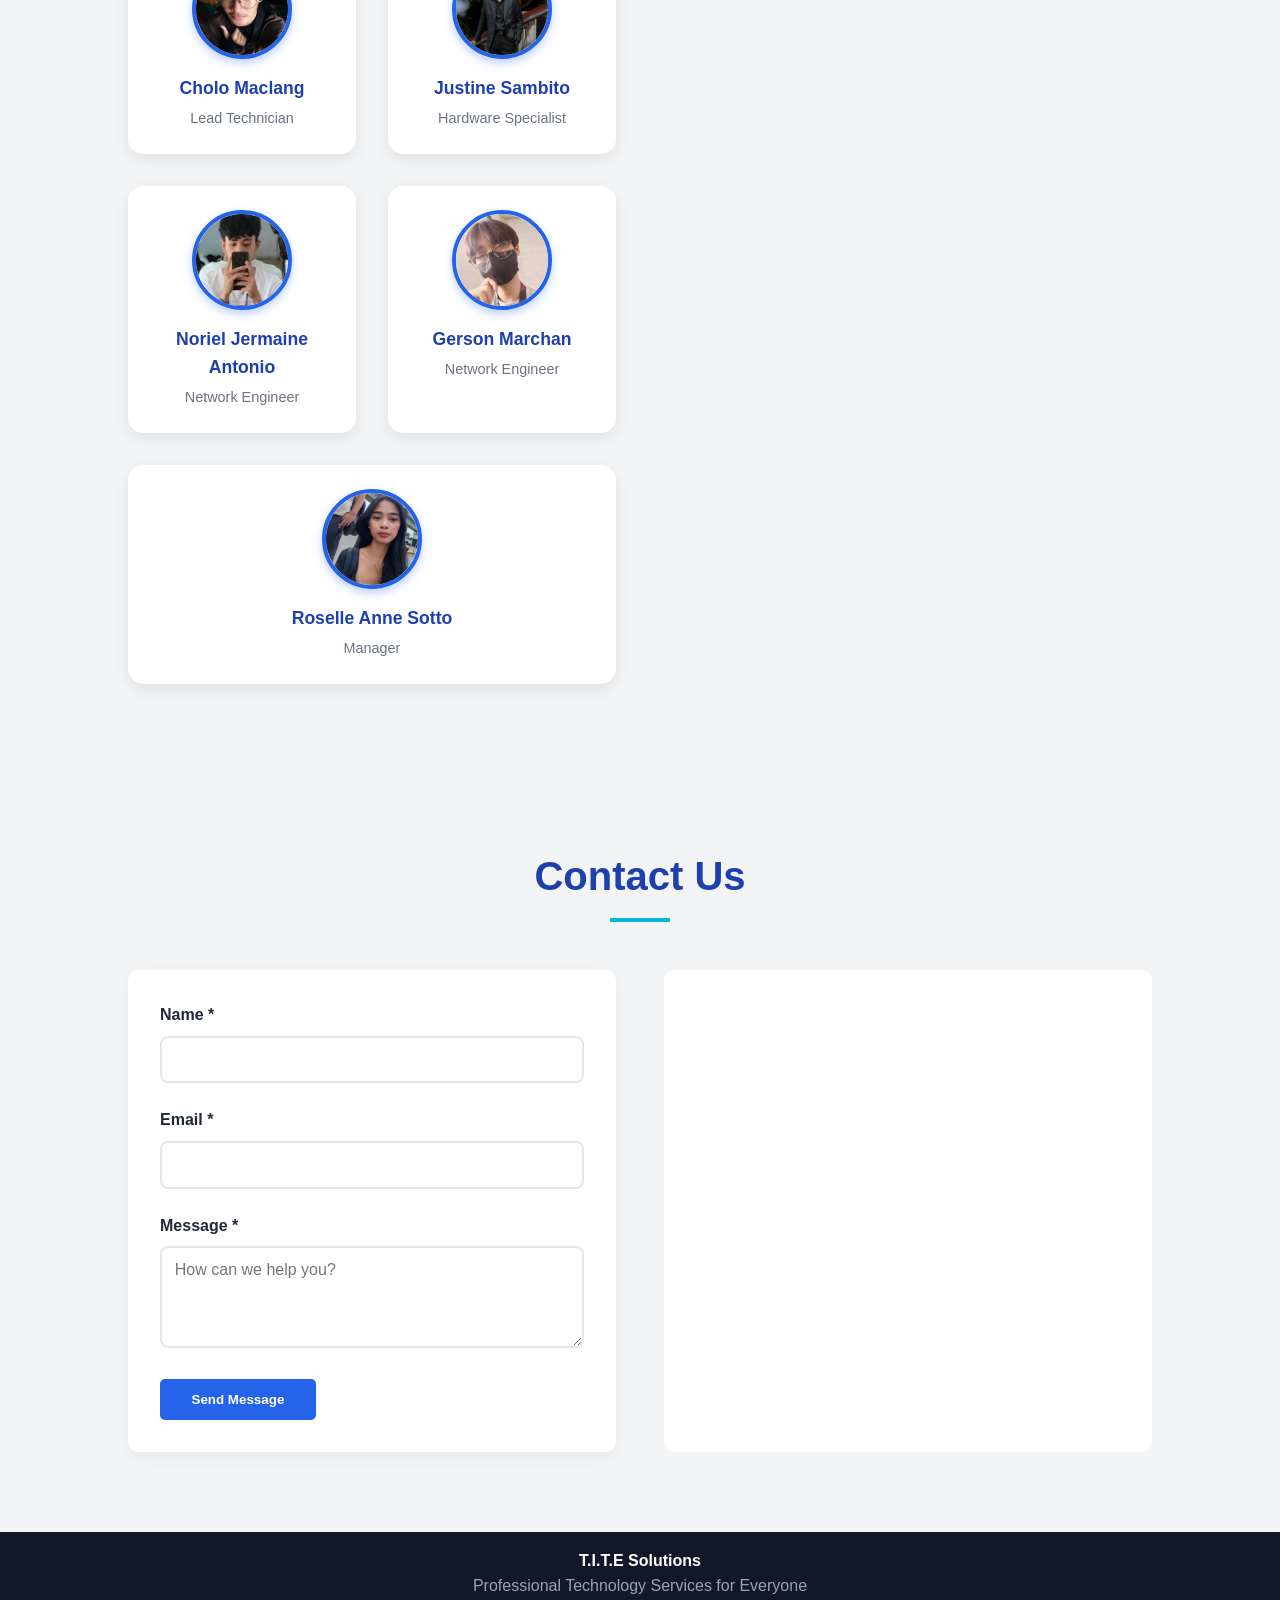
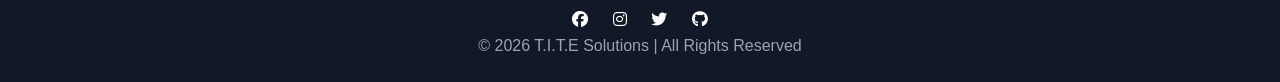
<file: tite-solutions/admin-technicians.html>
<!DOCTYPE html>
<html lang="en">
<head>
    <meta charset="UTF-8">
    <meta name="viewport" content="width=device-width, initial-scale=1.0">
    <meta http-equiv="X-UA-Compatible" content="IE=edge">
    <title>Technicians | Admin | T.I.T.E Solutions</title>
    
    <link rel="stylesheet" href="css/stylesheet.css">
    <link rel="preconnect" href="https://fonts.googleapis.com">
    <link rel="preconnect" href="https://fonts.gstatic.com" crossorigin>
    <link rel="preconnect" href="https://cdnjs.cloudflare.com">
    <link rel="stylesheet" href="https://cdnjs.cloudflare.com/ajax/libs/font-awesome/6.4.0/css/all.min.css">
    <link href="https://fonts.googleapis.com/css2?family=Poppins:wght@300;400;500;600;700&display=swap" rel="stylesheet">
    
    <style>
        .admin-dashboard { display: flex; min-height: 100vh; background: #f8f9fa; }
        .admin-sidebar { width: 250px; background: var(--primary-color); color: white; padding: 2rem 0; position: fixed; height: 100vh; overflow-y: auto; display: flex; flex-direction: column; }
        .admin-logo { text-align: center; padding: 0 1rem 2rem; border-bottom: 1px solid rgba(255,255,255,0.2); margin-bottom: 2rem; }
        .admin-logo h2 { margin: 0; font-size: 1.5rem; }
        .admin-nav { list-style: none; padding: 0; margin: 0; flex: 1; display: flex; flex-direction: column; }
        .admin-sidebar nav { flex: 1; display: flex; }
        .admin-nav li.nav-bottom { margin-top: auto; }
        .admin-nav li { margin-bottom: 0.5rem; }
        .admin-nav a { display: block; padding: 1rem 1.5rem; color: white; text-decoration: none; transition: background 0.3s; border-left: 3px solid transparent; }
        .admin-nav a:hover, .admin-nav a.active { background: rgba(255,255,255,0.1); border-left-color: white; }
        .admin-nav i { width: 20px; margin-right: 10px; }
        .admin-main { flex: 1; margin-left: 250px; padding: 2rem; }
        .admin-header { background: white; padding: 1.5rem 2rem; border-radius: 10px; box-shadow: 0 2px 10px rgba(0,0,0,0.1); margin-bottom: 2rem; display: flex; justify-content: space-between; align-items: center; }
        .admin-header h1 { margin: 0; color: var(--secondary-color); font-size: 1.75rem; }
        .admin-content { background: white; padding: 1.5rem; border-radius: 10px; box-shadow: 0 2px 10px rgba(0,0,0,0.1); }
        .btn-group { display: flex; gap: 0.5rem; }
        .btn { padding: 0.75rem 1.5rem; border: none; border-radius: 5px; cursor: pointer; font-size: 1rem; transition: all 0.3s; display: inline-flex; align-items: center; gap: 0.5rem; }
        .btn-primary { background: var(--primary-color); color: white; }
        .btn-primary:hover { background: var(--secondary-color); }
        .btn-sm { padding: 0.5rem 1rem; font-size: 0.875rem; }
        .btn-danger { background: var(--danger); color: white; }
        .logout-btn {
            background: transparent;
            color: var(--primary-color);
            border: 1px solid var(--primary-color);
            padding: 0.5rem 1rem;
            border-radius: 5px;
            cursor: pointer;
            transition: var(--transition);
            display: inline-flex;
            align-items: center;
            gap: 0.5rem;
        }
        .logout-btn:hover { background: var(--primary-color); color: white; }
        .data-table { width: 100%; border-collapse: collapse; }
        .data-table th, .data-table td { padding: 1rem; text-align: left; border-bottom: 1px solid #eee; }
        .data-table th { background: #f8f9fa; font-weight: 600; color: var(--secondary-color); }
        .data-table tr:hover { background: #f8f9fa; }
        .status-badge { padding: 0.5rem 1rem; border-radius: 20px; font-size: 0.85rem; }
        .status-confirmed { background: #d1fae5; color: #065f46; }
        .status-pending { background: #fef3c7; color: #92400e; }
        
        /* Modal Styles */
        .modal { display: none; position: fixed; z-index: 1000; left: 0; top: 0; width: 100%; height: 100%; background: rgba(0,0,0,0.5); }
        .modal-content { background: white; margin: 5% auto; padding: 2rem; border-radius: 10px; width: 90%; max-width: 600px; position: relative; }
        .modal-close { position: absolute; right: 1rem; top: 1rem; background: none; border: none; font-size: 1.5rem; cursor: pointer; }
        .form-group { margin-bottom: 1rem; }
        .form-group label { display: block; margin-bottom: 0.5rem; font-weight: 500; }
        .form-group input, .form-group select { width: 100%; padding: 0.75rem; border: 1px solid #ddd; border-radius: 5px; }
        
        /* Specialty Checkboxes */
        #specialtyCheckboxes { display: grid; grid-template-columns: repeat(2, 1fr); gap: 0.75rem; }
        #specialtyCheckboxes label { display: flex; align-items: center; gap: 0.5rem; padding: 0.5rem; border-radius: 5px; cursor: pointer; }
        #specialtyCheckboxes label:hover { background: #f3f4f6; }
        #specialtyCheckboxes input { width: auto; margin: 0; }
        
        /* Avatar Upload */
        .avatar-upload { display: flex; flex-direction: column; gap: 0.5rem; }
        .avatar-preview { width: 80px; height: 80px; border-radius: 50%; object-fit: cover; border: 2px solid #ddd; display: none; }
        .avatar-preview.show { display: block; }
        
        .admin-sidebar-toggle {
            display: none; position: fixed; top: 1rem; left: 1rem; z-index: 1100;
            background: var(--primary-color); color: white; border: none;
            width: 44px; height: 44px; border-radius: 8px; font-size: 1.25rem;
            cursor: pointer; align-items: center; justify-content: center;
            box-shadow: 0 2px 10px rgba(0,0,0,0.2);
        }
        .admin-sidebar-overlay {
            display: none; position: fixed; top: 0; left: 0; right: 0; bottom: 0;
            background: rgba(0,0,0,0.5); z-index: 1040;
        }
        .admin-sidebar-overlay.active { display: block; }
        @media (max-width: 768px) {
            .admin-sidebar-toggle { display: flex; }
            .admin-sidebar { transform: translateX(-100%); transition: transform 0.3s; z-index: 1050; }
            .admin-sidebar.open { transform: translateX(0); }
            .admin-main { margin-left: 0; padding: 1rem; padding-top: 4rem; overflow-x: hidden; }
            .admin-header { padding: 1rem 1.25rem; flex-wrap: wrap; gap: 0.75rem; }
            .btn-group { flex-wrap: wrap; }
            .btn { padding: 0.4rem 0.75rem; font-size: 0.85rem; }
            .data-table { display: block; overflow-x: auto; white-space: nowrap; }
            .data-table th, .data-table td { padding: 0.5rem; }
            .modal-content { width: 95%; padding: 1rem; }
            #specialtyCheckboxes { grid-template-columns: 1fr; }
        }
    </style>
</head>
<body>
    <div class="admin-dashboard">
        <button class="admin-sidebar-toggle" id="adminSidebarToggle" aria-label="Toggle sidebar">
            <i class="fa-solid fa-bars"></i>
        </button>
        <div class="admin-sidebar-overlay" id="adminSidebarOverlay"></div>
        <aside class="admin-sidebar" id="adminSidebar">
            <div class="admin-logo">
                <i class="fa-solid fa-screwdriver-wrench" style="font-size: 2rem; margin-bottom: 0.5rem;"></i>
                <h2>T.I.T.E Admin</h2>
            </div>
            <nav>
                <ul class="admin-nav">
                    <li><a href="admin-dashboard.html"><i class="fa-solid fa-chart-line"></i> Dashboard</a></li>
                    <li><a href="admin-tickets.html"><i class="fa-solid fa-ticket"></i> Tickets</a></li>
                    <li><a href="admin-services.html"><i class="fa-solid fa-cogs"></i> Services</a></li>
                    <li><a href="admin-technicians.html" class="active"><i class="fa-solid fa-users"></i> Technicians</a></li>
                    <li><a href="admin-availability.html"><i class="fa-solid fa-calendar"></i> Availability</a></li>
                    <li><a href="admin-users.html"><i class="fa-solid fa-user"></i> Users</a></li>
                    <li><a href="admin-messages.html"><i class="fa-solid fa-envelope"></i> Messages</a></li>
                    <li><a href="admin-settings.html"><i class="fa-solid fa-cog"></i> Settings</a></li>
                    <li class="nav-bottom"><a href="index.html"><i class="fa-solid fa-arrow-left"></i> Back to Main Page</a></li>
                </ul>
            </nav>
        </aside>

        <main class="admin-main">
            <div class="admin-header">
                <div>
                    <h1>Technician Management</h1>
                    <p>Manage your technical team</p>
                </div>
                <div class="btn-group">
                    <button class="btn btn-primary" onclick="openTechnicianModal()">
                        <i class="fa-solid fa-plus"></i> Add Technician
                    </button>
                </div>
            </div>

            <div class="admin-content">
                <!-- Pending Profile Changes Section -->
                <div id="pendingChangesSection" style="margin-bottom: 2rem;">
                    <h3 style="margin-bottom: 1rem; color: var(--secondary-color);"><i class="fa-solid fa-clock"></i> Pending Profile Changes</h3>
                    <div id="pendingChangesList">
                        <p>Loading pending changes...</p>
                    </div>
                </div>

                <hr style="margin: 2rem 0; border: none; border-top: 1px solid #e5e7eb;">

                <div id="techniciansList">
                    <p>Loading technicians...</p>
                </div>
            </div>
        </main>
    </div>

    <!-- Technician Modal -->
    <div id="technicianModal" class="modal">
        <div class="modal-content">
            <button class="modal-close" onclick="closeModal('technicianModal')">&times;</button>
            <h2 id="technicianModalTitle">Add Technician</h2>
            <form id="technicianForm">
                <input type="hidden" id="technicianId" value="">
                <div class="form-group">
                    <label for="technicianName">Name *</label>
                    <input type="text" id="technicianName" required>
                </div>
                <div class="form-group">
                    <label for="technicianEmail">Email *</label>
                    <input type="email" id="technicianEmail" required>
                </div>
                <div class="form-group">
                    <label for="technicianPhone">Phone *</label>
                    <input type="tel" id="technicianPhone" required>
                </div>
                <div class="form-group">
                    <label for="technicianPassword">Password *</label>
                    <input type="password" id="technicianPassword" required minlength="8" placeholder="Min 8 characters">
                </div>
                <div class="form-group">
                    <label>Specialties *</label>
                    <div id="specialtyCheckboxes"></div>
                </div>
                <div class="form-group">
                    <label for="technicianAvatar">Avatar</label>
                    <div class="avatar-upload">
                        <img id="avatarPreview" class="avatar-preview" alt="Preview">
                        <input type="file" id="technicianAvatar" accept="image/*" onchange="previewAvatar(this)">
                    </div>
                </div>
                <div style="display:flex; justify-content:space-between; align-items:center; gap:1rem; margin-top:1rem;">
                    <button type="button" id="deleteAccountBtn" class="btn btn-danger" style="display:none;" onclick="permanentlyDeleteTechnicianFromModal()">Delete Account</button>
                    <button type="submit" class="btn btn-primary">Save Technician</button>
                </div>
            </form>
        </div>
    </div>

    <script src="js/database.js"></script>
    <script>
        let technicians = [];
        let services = [];

        async function loadData() {
            await loadServices();
            await loadTechnicians();
            await loadPendingChanges();
        }

        async function loadPendingChanges() {
            const container = document.getElementById('pendingChangesList');
            container.innerHTML = '<p>Loading pending changes...</p>';

            try {
                const result = await db.technicians.getAll({ active: false });
                if (result.success) {
                    const pending = result.data.filter(t => t.pending_changes && Object.keys(t.pending_changes).length > 0);
                    renderPendingChanges(pending);
                } else {
                    throw new Error(result.error || 'Failed to load pending changes');
                }
            } catch (error) {
                container.innerHTML = `<p>Error loading pending changes: ${error.message}</p>`;
            }
        }

        function renderPendingChanges(technicians) {
            const container = document.getElementById('pendingChangesList');

            if (technicians.length === 0) {
                container.innerHTML = '<p style="color: #6b7280;">No pending profile changes.</p>';
                return;
            }

            container.innerHTML = `
                <table class="data-table">
                    <thead>
                        <tr>
                            <th>Technician</th>
                            <th>Current Info</th>
                            <th>Requested Changes</th>
                            <th>Actions</th>
                        </tr>
                    </thead>
                    <tbody>
                        ${technicians.map(tech => {
                            const changes = tech.pending_changes;
                            const changeList = Object.entries(changes).map(([key, val]) => {
                                const currentVal = tech[key] || 'N/A';
                                return `<div><strong>${key}:</strong> <span style="text-decoration: line-through; color: #9ca3af;">${currentVal}</span> <i class="fa-solid fa-arrow-right" style="font-size: 0.75rem; color: #6b7280;"></i> <span style="color: #2563eb; font-weight: 500;">${val}</span></div>`;
                            }).join('');
                            return `
                            <tr>
                                <td><strong>${tech.name}</strong><br><small style="color: #6b7280;">${tech.email}</small></td>
                                <td>${tech.phone || 'N/A'}</td>
                                <td>${changeList}</td>
                                <td>
                                    <div class="btn-group">
                                        <button class="btn btn-sm btn-primary" onclick="approvePendingChanges(${tech.id})">Approve</button>
                                        <button class="btn btn-sm btn-danger" onclick="rejectPendingChanges(${tech.id})">Reject</button>
                                    </div>
                                </td>
                            </tr>
                            `;
                        }).join('')}
                    </tbody>
                </table>
            `;
        }

        async function approvePendingChanges(technicianId) {
            if (!confirm('Approve these profile changes?')) return;

            try {
                const result = await db.technicians.update(technicianId, { id: technicianId, approve_pending: true });
                if (result.success) {
                    alert('Profile changes approved successfully!');
                    loadTechnicians();
                    loadPendingChanges();
                } else {
                    throw new Error(result.error || 'Failed to approve changes');
                }
            } catch (error) {
                alert('Error: ' + error.message);
            }
        }

        async function rejectPendingChanges(technicianId) {
            if (!confirm('Reject these profile changes? The technician will need to resubmit.')) return;

            try {
                const result = await db.technicians.update(technicianId, { id: technicianId, pending_changes: null });
                if (result.success) {
                    alert('Profile changes rejected.');
                    loadPendingChanges();
                } else {
                    throw new Error(result.error || 'Failed to reject changes');
                }
            } catch (error) {
                alert('Error: ' + error.message);
            }
        }

        async function loadServices() {
            try {
                const result = await db.services.getAll(true);
                if (result.success) services = result.data;
            } catch (error) {
                console.error('Error loading services:', error);
            }
        }

        async function loadTechnicians() {
            const container = document.getElementById('techniciansList');
            container.innerHTML = '<p>Loading technicians...</p>';
            
            try {
                const result = await db.technicians.getAll({ active: false });
                if (result.success) {
                    technicians = result.data;
                    renderTechnicians(result.data);
                } else {
                    throw new Error(result.error || 'Failed to load technicians');
                }
            } catch (error) {
                container.innerHTML = `<p>Error loading technicians: ${error.message}</p>`;
            }
        }

        function renderTechnicians(technicians) {
            const container = document.getElementById('techniciansList');
            
            if (technicians.length === 0) {
                container.innerHTML = '<p>No technicians found.</p>';
                return;
            }
            
            container.innerHTML = `
                <table class="data-table">
                    <thead>
                        <tr>
                            <th>Name</th>
                            <th>Email</th>
                            <th>Phone</th>
                            <th>Specialties</th>
                            <th>Actions</th>
                        </tr>
                    </thead>
                    <tbody>
                        ${technicians.map(tech => `
                            <tr>
                                <td>${tech.name}</td>
                                <td>${tech.email}</td>
                                <td>${tech.phone}</td>
                                <td>${Array.isArray(tech.specialties) ? tech.specialties.join(', ') : 'N/A'}</td>
                                <td>
                                    <button class="btn btn-sm" onclick="editTechnician(${tech.id})">Edit</button>
                                </td>
                            </tr>
                        `).join('')}
                    </tbody>
                </table>
            `;
        }

        function openTechnicianModal(technicianId = null) {
            const modal = document.getElementById('technicianModal');
            const title = document.getElementById('technicianModalTitle');
            
            // Populate specialty checkboxes
            const specialtyContainer = document.getElementById('specialtyCheckboxes');
            if (services.length > 0) {
                specialtyContainer.innerHTML = services.map(service => `
                    <label>
                        <input type="checkbox" name="specialties" value="${service.name}"> 
                        <span>${service.name}</span>
                    </label>
                `).join('');
            }
            
            if (technicianId) {
                title.textContent = 'Edit Technician';
                document.getElementById('technicianId').value = technicianId;
                document.getElementById('deleteAccountBtn').style.display = 'inline-block';
                const technician = technicians.find(t => t.id === technicianId);
                if (technician) {
                    document.getElementById('technicianName').value = technician.name;
                    document.getElementById('technicianEmail').value = technician.email;
                    document.getElementById('technicianPhone').value = technician.phone;
                    document.getElementById('technicianPassword').required = false;
                    document.getElementById('technicianPassword').placeholder = 'Leave blank to keep current';
                    
                    const avatarPreview = document.getElementById('avatarPreview');
                    if (technician.avatar_url) {
                        avatarPreview.src = technician.avatar_url;
                        avatarPreview.classList.add('show');
                    } else {
                        avatarPreview.classList.remove('show');
                    }
                    
                    const specialties = Array.isArray(technician.specialties) ? technician.specialties : [];
                    document.querySelectorAll('input[name="specialties"]').forEach(cb => {
                        cb.checked = specialties.includes(cb.value);
                    });
                }
            } else {
                title.textContent = 'Add Technician';
                document.getElementById('technicianForm').reset();
                document.getElementById('technicianId').value = '';
                document.getElementById('deleteAccountBtn').style.display = 'none';
                document.getElementById('technicianPassword').required = true;
                document.getElementById('technicianPassword').placeholder = 'Min 8 characters';
                document.getElementById('avatarPreview').classList.remove('show');
            }
            
            modal.style.display = 'block';
        }

        function closeModal(modalId) {
            document.getElementById(modalId).style.display = 'none';
        }

        function previewAvatar(input) {
            const preview = document.getElementById('avatarPreview');
            if (input.files && input.files[0]) {
                const reader = new FileReader();
                reader.onload = function(e) {
                    preview.src = e.target.result;
                    preview.classList.add('show');
                };
                reader.readAsDataURL(input.files[0]);
            } else {
                preview.classList.remove('show');
            }
        }

        async function handleSubmit(e) {
            e.preventDefault();
            
            const specialties = Array.from(document.querySelectorAll('input[name="specialties"]:checked')).map(cb => cb.value);
            
            const password = document.getElementById('technicianPassword').value;
            if (document.getElementById('technicianPassword').required && password.length < 8) {
                alert('Password must be at least 8 characters');
                return;
            }
            
            const formData = {
                name: document.getElementById('technicianName').value,
                email: document.getElementById('technicianEmail').value,
                phone: document.getElementById('technicianPhone').value,
                specialties: specialties,
            };
            
            if (password) formData.password = password;
            
            const avatarFile = document.getElementById('technicianAvatar').files[0];
            if (avatarFile) {
                const reader = new FileReader();
                reader.onload = async function(event) {
                    formData.avatar_base64 = event.target.result;
                    await submitTechnician(formData);
                };
                reader.readAsDataURL(avatarFile);
            } else {
                await submitTechnician(formData);
            }
        }

        async function submitTechnician(formData) {
            try {
                const technicianId = document.getElementById('technicianId').value;
                let result;

                if (technicianId) {
                    result = await db.technicians.update(parseInt(technicianId), formData);
                    if (result.success) {
                        alert('Technician updated successfully!');
                    } else {
                        throw new Error(result.error || 'Failed to update technician');
                    }
                } else {
                    result = await db.technicians.create(formData);
                    if (result.success) {
                        alert('Technician created successfully!');
                    } else {
                        throw new Error(result.error || 'Failed to create technician');
                    }
                }

                closeModal('technicianModal');
                loadTechnicians();
            } catch (error) {
                alert('Error: ' + error.message);
            }
        }

        async function deleteTechnician(id) {
            if (!confirm('Delete this technician?')) return;
            
            try {
                const result = await db.technicians.delete(id);
                if (result.success) {
                    alert('Technician deleted.');
                    loadTechnicians();
                } else {
                    throw new Error(result.error || 'Failed to delete technician');
                }
            } catch (error) {
                alert('Error: ' + error.message);
            }
        }

        async function permanentlyDeleteTechnicianFromModal() {
            const id = document.getElementById('technicianId').value;
            if (!id) return;
            
            if (!confirm('WARNING: This will permanently delete the technician account and all associated data. This action cannot be undone. Are you sure?')) return;
            if (!confirm('Final confirmation: Delete technician #' + id + ' permanently?')) return;
            
            try {
                const result = await db.technicians.permanentDelete(id);
                if (result.success) {
                    alert('Technician account deleted permanently.');
                    closeModal('technicianModal');
                    loadTechnicians();
                } else {
                    throw new Error(result.error || 'Failed to delete technician');
                }
            } catch (error) {
                alert('Error: ' + error.message);
            }
        }

        async function logout() {
            try {
                await db.auth.logout();
                window.location.href = 'index.html';
            } catch (error) {
                window.location.href = 'index.html';
            }
        }

        document.addEventListener('DOMContentLoaded', async function() {
            try {
                const result = await db.auth.checkSession();
                if (!result.success || !db.auth.isAdmin()) {
                    window.location.href = 'index.html';
                    return;
                }
            } catch (error) {
                window.location.href = 'index.html';
                return;
            }
            
            document.getElementById('technicianForm').addEventListener('submit', handleSubmit);
            loadData();
        });

        window.openTechnicianModal = openTechnicianModal;
        window.editTechnician = openTechnicianModal;
        window.closeModal = closeModal;
        window.deleteTechnician = deleteTechnician;
        window.permanentlyDeleteTechnicianFromModal = permanentlyDeleteTechnicianFromModal;
        window.logout = logout;
        window.previewAvatar = previewAvatar;
        window.approvePendingChanges = approvePendingChanges;
        window.rejectPendingChanges = rejectPendingChanges;
    </script>
    <script>
        // Sidebar toggle for mobile (admin pages)
        (function() {
            const sidebarToggle = document.getElementById('adminSidebarToggle');
            const sidebarOverlay = document.getElementById('adminSidebarOverlay');
            const sidebar = document.getElementById('adminSidebar');
            if (sidebarToggle) {
                sidebarToggle.addEventListener('click', () => {
                    if (sidebar) sidebar.classList.toggle('open');
                    if (sidebarOverlay) sidebarOverlay.classList.toggle('active');
                });
            }
            if (sidebarOverlay) {
                sidebarOverlay.addEventListener('click', () => {
                    if (sidebar) sidebar.classList.remove('open');
                    sidebarOverlay.classList.remove('active');
                });
            }
        })();
    </script>
</body>
</html>
</file>
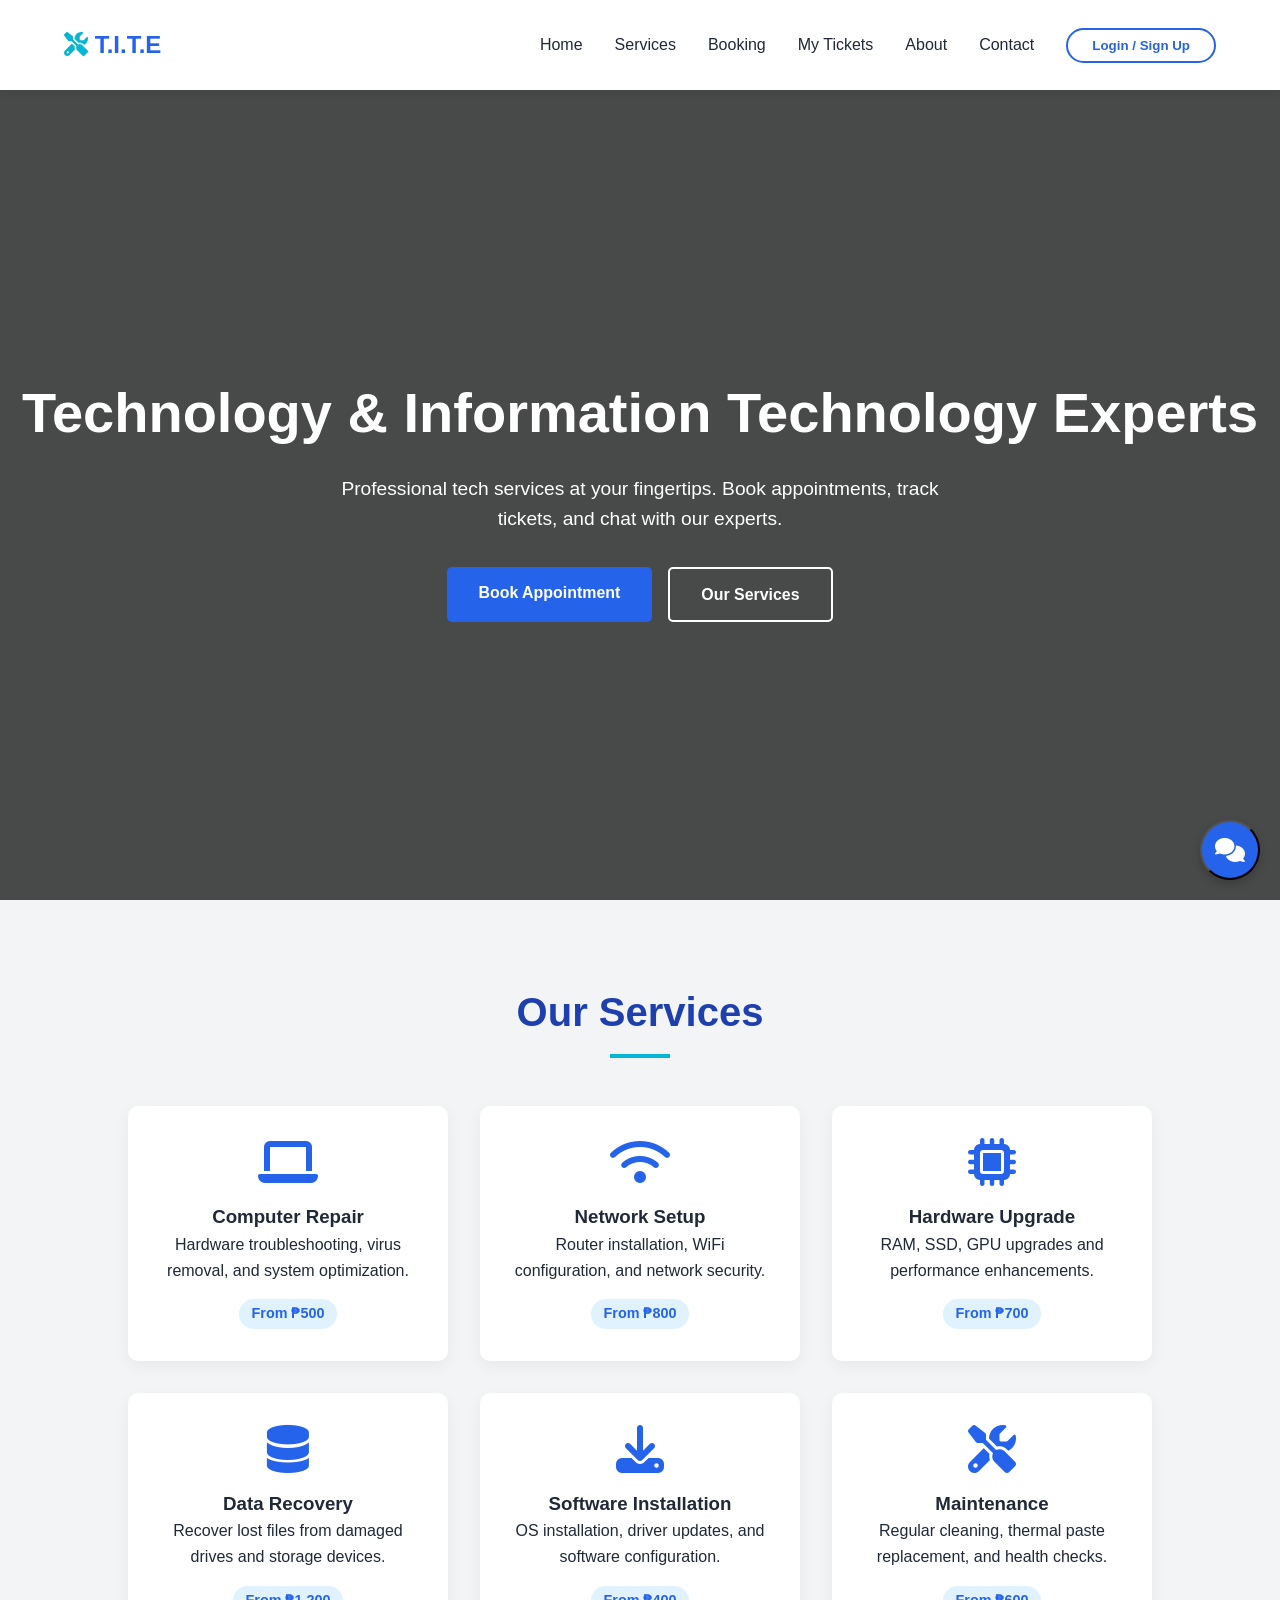
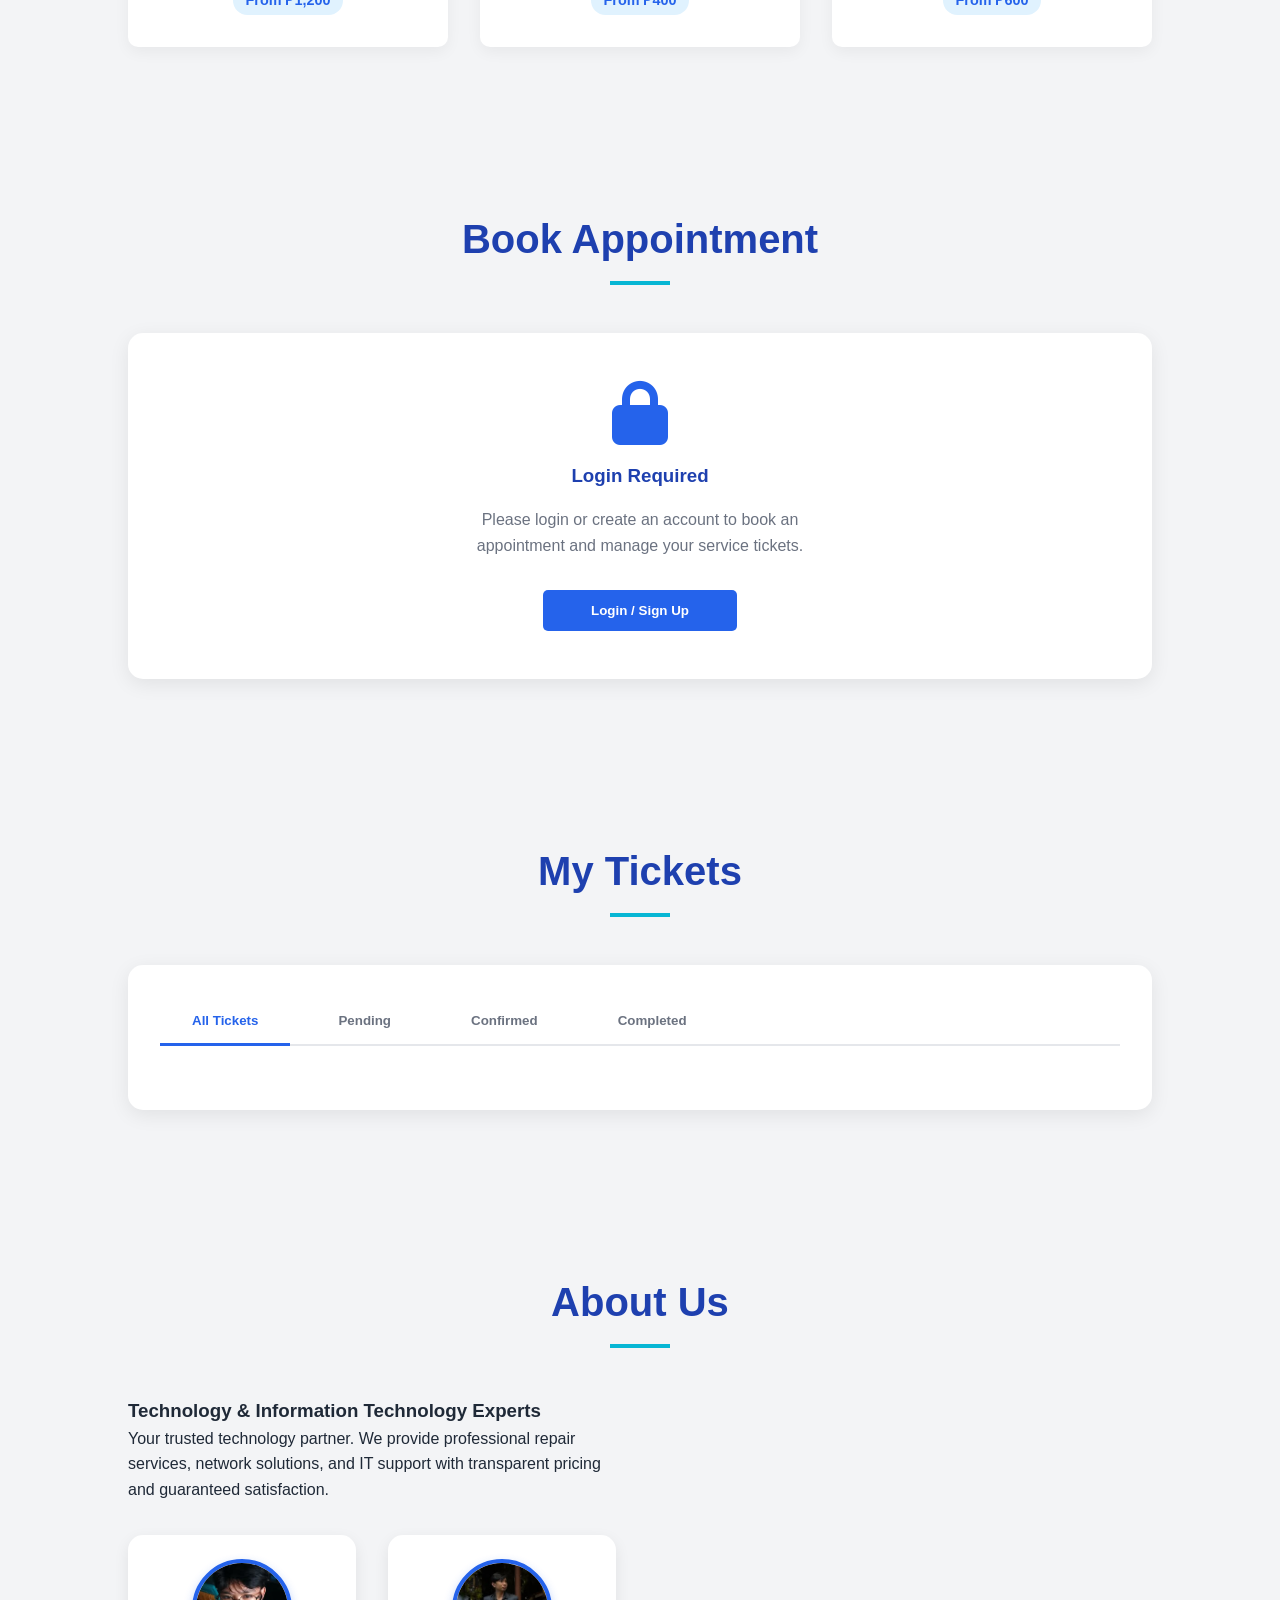
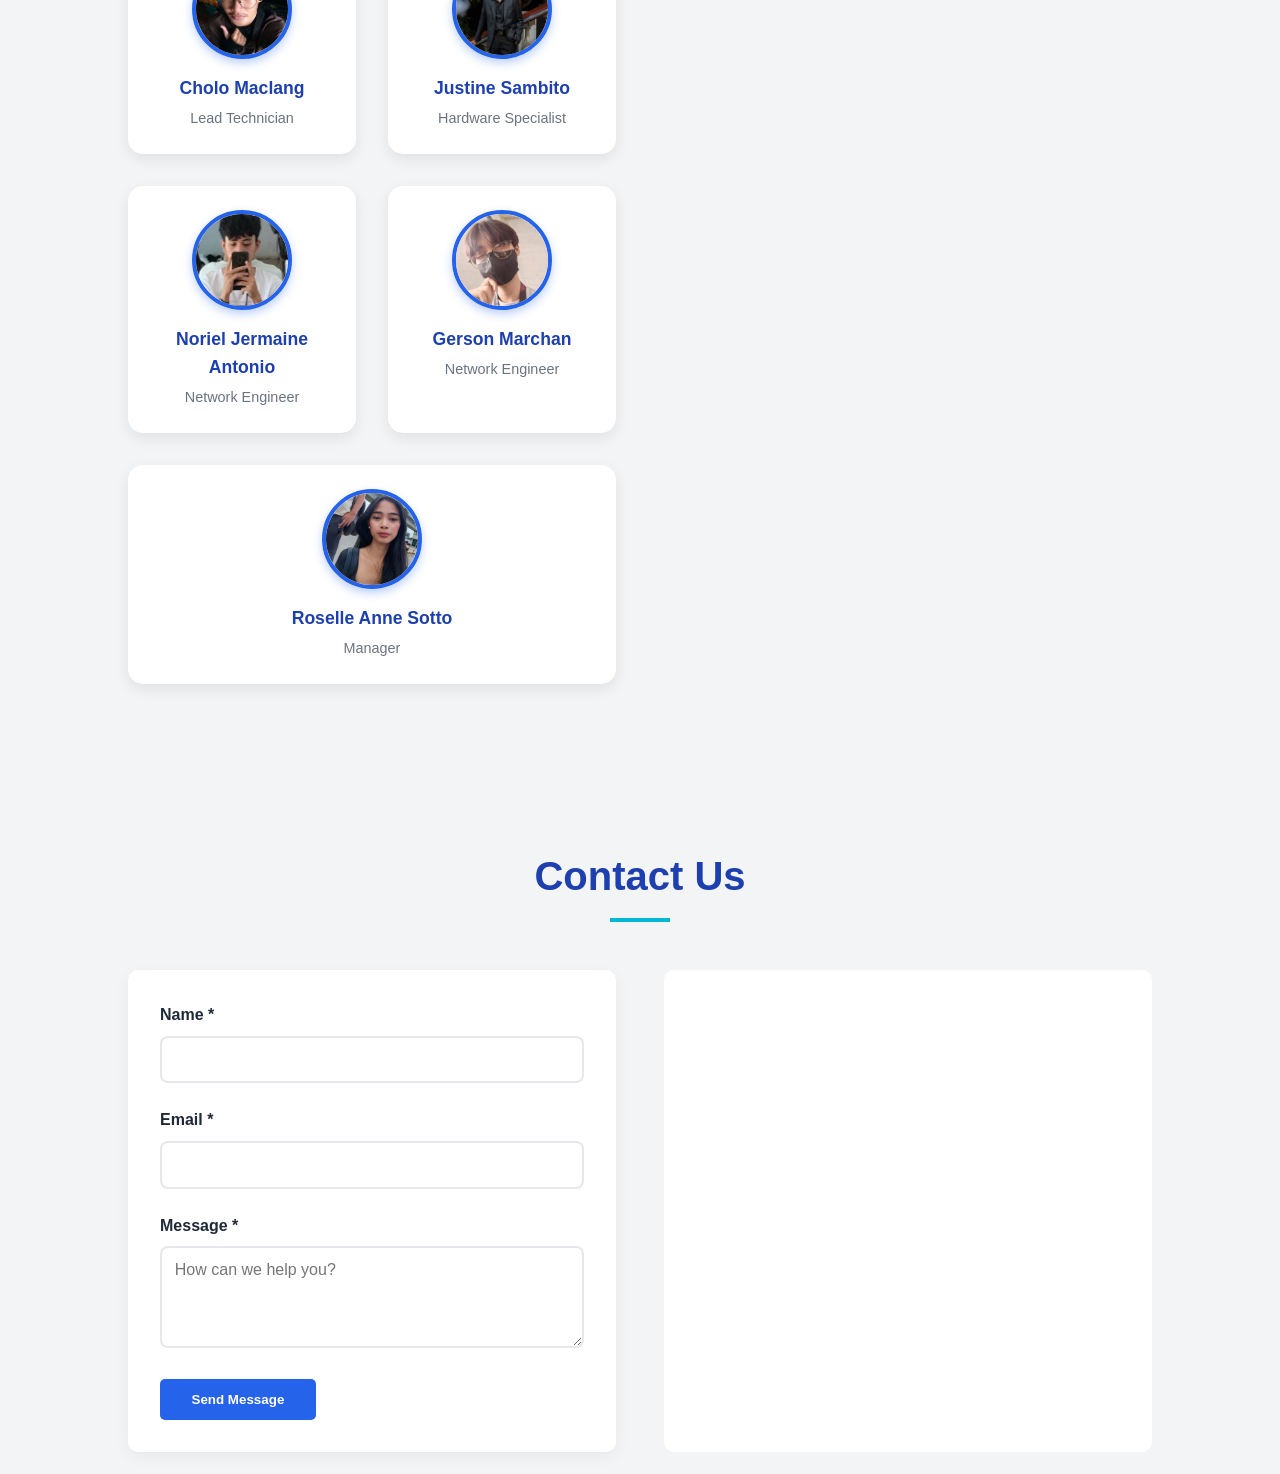
<file: tite-solutions/admin-tickets.html>
<!DOCTYPE html>
<html lang="en">
<head>
    <meta charset="UTF-8">
    <meta name="viewport" content="width=device-width, initial-scale=1.0">
    <meta http-equiv="X-UA-Compatible" content="IE=edge">
    <title>Tickets | Admin | T.I.T.E Solutions</title>
    
    <link rel="stylesheet" href="css/stylesheet.css">
    
    <!-- Preconnect for performance -->
    <link rel="preconnect" href="https://fonts.googleapis.com">
    <link rel="preconnect" href="https://fonts.gstatic.com" crossorigin>
    <link rel="preconnect" href="https://cdnjs.cloudflare.com">
    
    <!-- Font Awesome for Icons -->
    <link rel="stylesheet" href="https://cdnjs.cloudflare.com/ajax/libs/font-awesome/6.4.0/css/all.min.css" integrity="sha512-iecdLmaskl7CVkqkXNQ/ZH/XLlvWZOJyj7Yy7tcenmpD1ypASozpmT/E0iPtmFIB46ZmdtAc9eNBvH0H/ZpiBw==" crossorigin="anonymous" referrerpolicy="no-referrer">
    
    <!-- Google Fonts -->
    <link href="https://fonts.googleapis.com/css2?family=Poppins:wght@300;400;500;600;700&display=swap" rel="stylesheet">
    
    <style>
        .admin-dashboard {
            display: flex;
            min-height: 100vh;
            background: #f8f9fa;
        }
        
        .admin-sidebar {
            width: 250px;
            background: var(--primary-color);
            color: white;
            padding: 2rem 0;
            position: fixed;
            height: 100vh;
            overflow-y: auto;
            display: flex;
            flex-direction: column;
        }
        
        .admin-logo {
            text-align: center;
            padding: 0 1rem 2rem;
            border-bottom: 1px solid rgba(255,255,255,0.2);
            margin-bottom: 2rem;
        }
        
        .admin-logo h2 {
            margin: 0;
            font-size: 1.5rem;
        }
        
        .admin-nav {
            list-style: none;
            padding: 0;
            margin: 0;
            flex: 1;
            display: flex;
            flex-direction: column;
        }
        
        .admin-sidebar nav {
            flex: 1;
            display: flex;
        }
        
        .admin-nav li.nav-bottom {
            margin-top: auto;
        }
        
        .admin-nav li {
            margin-bottom: 0.5rem;
        }
        
        .admin-nav a {
            display: block;
            padding: 1rem 1.5rem;
            color: white;
            text-decoration: none;
            transition: background 0.3s;
            border-left: 3px solid transparent;
        }
        
        .admin-nav a:hover,
        .admin-nav a.active {
            background: rgba(255,255,255,0.1);
            border-left-color: white;
        }
        
        .admin-nav i {
            width: 20px;
            margin-right: 10px;
        }
        
        .admin-main {
            flex: 1;
            margin-left: 250px;
            padding: 2rem;
        }
        
        .admin-header {
            background: white;
            padding: 1.5rem 2rem;
            border-radius: 10px;
            box-shadow: 0 2px 10px rgba(0,0,0,0.1);
            margin-bottom: 2rem;
            display: flex;
            justify-content: space-between;
            align-items: center;
        }
        
        .admin-header h1 {
            margin: 0;
            color: var(--secondary-color);
            font-size: 1.75rem;
        }
        
        .admin-content {
            background: white;
            padding: 1.5rem;
            border-radius: 10px;
            box-shadow: 0 2px 10px rgba(0,0,0,0.1);
        }
        
        .admin-tabs {
            display: flex;
            gap: 0.5rem;
            margin-bottom: 1.5rem;
            border-bottom: 2px solid #eee;
            padding-bottom: 0.5rem;
        }
        
        .admin-tab {
            padding: 0.75rem 1.5rem;
            border: none;
            background: none;
            cursor: pointer;
            font-size: 1rem;
            color: var(--text-light);
            border-radius: 5px;
            transition: all 0.3s;
        }
        
        .admin-tab:hover {
            background: #f3f4f6;
        }
        
        .admin-tab.active {
            background: var(--primary-color);
            color: white;
        }
        
        .btn-group {
            display: flex;
            gap: 0.5rem;
        }
        
        .btn {
            padding: 0.75rem 1.5rem;
            border: none;
            border-radius: 5px;
            cursor: pointer;
            font-size: 1rem;
            transition: all 0.3s;
            display: inline-flex;
            align-items: center;
            gap: 0.5rem;
        }
        
        .btn-primary {
            background: var(--primary-color);
            color: white;
        }
        
        .btn-primary:hover {
            background: var(--secondary-color);
        }
        
        .btn-outline {
            background: transparent;
            border: 1px solid var(--primary-color);
            color: var(--primary-color);
        }
        
        .btn-outline:hover {
            background: var(--primary-color);
            color: white;
        }
        
        .btn-sm {
            padding: 0.5rem 1rem;
            font-size: 0.875rem;
        }
        
        .btn-danger {
            background: var(--danger);
            color: white;
        }
        
        .ticket-card {
            background: #f8f9fa;
            border: 1px solid #e5e7eb;
            border-radius: 8px;
            padding: 1rem;
            margin-bottom: 1rem;
            display: grid;
            grid-template-columns: 1fr auto;
            gap: 1rem;
            align-items: center;
        }
        
        .ticket-info h4 {
            margin: 0 0 0.5rem 0;
            color: var(--secondary-color);
        }
        
        .ticket-info p {
            margin: 0;
            color: var(--text-light);
            font-size: 0.9rem;
        }
        
        .ticket-meta {
            display: flex;
            gap: 1rem;
            align-items: center;
        }
        
        .status-badge {
            padding: 0.5rem 1rem;
            border-radius: 20px;
            font-size: 0.85rem;
            font-weight: 500;
        }
        
        .status-pending {
            background: #fef3c7;
            color: #92400e;
        }
        
        .status-confirmed {
            background: #dbeafe;
            color: #1e40af;
        }
        
        .status-completed {
            background: #d1fae5;
            color: #065f46;
        }
        
        .status-cancelled {
            background: #fee2e2;
            color: #991b1b;
        }
        
        .logout-btn {
            background: transparent;
            color: var(--primary-color);
            border: 1px solid var(--primary-color);
            padding: 0.5rem 1rem;
            border-radius: 5px;
            cursor: pointer;
            transition: var(--transition);
            display: inline-flex;
            align-items: center;
            gap: 0.5rem;
        }
        
        .logout-btn:hover {
            background: var(--primary-color);
            color: white;
        }
        
        .admin-sidebar-toggle {
            display: none; position: fixed; top: 1rem; left: 1rem; z-index: 1100;
            background: var(--primary-color); color: white; border: none;
            width: 44px; height: 44px; border-radius: 8px; font-size: 1.25rem;
            cursor: pointer; align-items: center; justify-content: center;
            box-shadow: 0 2px 10px rgba(0,0,0,0.2);
        }
        .admin-sidebar-overlay {
            display: none; position: fixed; top: 0; left: 0; right: 0; bottom: 0;
            background: rgba(0,0,0,0.5); z-index: 1040;
        }
        .admin-sidebar-overlay.active { display: block; }
        @media (max-width: 768px) {
            .admin-sidebar-toggle { display: flex; }
            .admin-sidebar {
                transform: translateX(-100%);
                transition: transform 0.3s;
                z-index: 1050;
            }

            .admin-sidebar.open {
                transform: translateX(0);
            }

            .admin-main {
                margin-left: 0;
                padding: 1rem;
                padding-top: 4rem;
                overflow-x: hidden;
            }

            .admin-header {
                padding: 1rem 1.25rem;
                flex-wrap: wrap;
                gap: 0.75rem;
            }

            .btn-group {
                flex-wrap: wrap;
            }

            .btn {
                padding: 0.4rem 0.75rem;
                font-size: 0.85rem;
            }

            .ticket-card {
                grid-template-columns: 1fr;
            }

            .ticket-meta {
                flex-wrap: wrap;
                gap: 0.5rem;
            }

            .admin-tabs {
                flex-wrap: wrap;
                gap: 0.25rem;
            }

            .admin-tab {
                padding: 0.5rem 0.75rem;
                font-size: 0.8rem;
            }

            .form-row {
                grid-template-columns: 1fr;
            }

            .data-table {
                display: block;
                overflow-x: auto;
                white-space: nowrap;
            }
        }

        /* Modal Styles */
        .modal {
            display: none;
            position: fixed;
            z-index: 1000;
            left: 0;
            top: 0;
            width: 100%;
            height: 100%;
            background: rgba(0,0,0,0.5);
        }

        .modal-content {
            background: white;
            margin: 5% auto;
            padding: 2rem;
            border-radius: 10px;
            width: 90%;
            max-width: 600px;
            position: relative;
            max-height: 90vh;
            overflow-y: auto;
        }

        .modal-close {
            position: absolute;
            right: 1rem;
            top: 1rem;
            background: none;
            border: none;
            font-size: 1.5rem;
            cursor: pointer;
            color: #6b7280;
        }

        .modal-close:hover {
            color: #374151;
        }

        .form-group {
            margin-bottom: 1rem;
        }

        .form-group label {
            display: block;
            margin-bottom: 0.5rem;
            font-weight: 500;
            color: #374151;
        }

        .form-group input,
        .form-group select,
        .form-group textarea {
            width: 100%;
            padding: 0.75rem;
            border: 1px solid #d1d5db;
            border-radius: 5px;
            font-size: 1rem;
        }

        .form-group textarea {
            resize: vertical;
            min-height: 80px;
        }

        .form-row {
            display: grid;
            grid-template-columns: 1fr 1fr;
            gap: 1rem;
        }

        .modal-actions {
            display: flex;
            justify-content: flex-end;
            gap: 0.5rem;
            margin-top: 1.5rem;
        }
    </style>
</head>
<body>
    <div class="admin-dashboard">
        <button class="admin-sidebar-toggle" id="adminSidebarToggle" aria-label="Toggle sidebar">
            <i class="fa-solid fa-bars"></i>
        </button>
        <div class="admin-sidebar-overlay" id="adminSidebarOverlay"></div>
        <!-- Sidebar -->
        <aside class="admin-sidebar" id="adminSidebar">
            <div class="admin-logo">
                <i class="fa-solid fa-screwdriver-wrench" style="font-size: 2rem; margin-bottom: 0.5rem;"></i>
                <h2>T.I.T.E Admin</h2>
            </div>
            <nav>
                <ul class="admin-nav">
                    <li><a href="admin-dashboard.html" class="nav-link">
                        <i class="fa-solid fa-chart-line"></i> Dashboard
                    </a></li>
                    <li><a href="admin-tickets.html" class="nav-link active">
                        <i class="fa-solid fa-ticket"></i> Tickets
                    </a></li>
                    <li><a href="admin-services.html" class="nav-link">
                        <i class="fa-solid fa-cogs"></i> Services
                    </a></li>
                    <li><a href="admin-technicians.html" class="nav-link">
                        <i class="fa-solid fa-users"></i> Technicians
                    </a></li>
                    <li><a href="admin-availability.html" class="nav-link">
                        <i class="fa-solid fa-calendar"></i> Availability
                    </a></li>
                    <li><a href="admin-users.html" class="nav-link">
                        <i class="fa-solid fa-user"></i> Users
                    </a></li>
                    <li><a href="admin-messages.html" class="nav-link">
                        <i class="fa-solid fa-envelope"></i> Messages
                    </a></li>
                    <li><a href="admin-settings.html" class="nav-link">
                        <i class="fa-solid fa-cog"></i> Settings
                    </a></li>
                    <li class="nav-bottom"><a href="index.html" class="nav-link">
                        <i class="fa-solid fa-arrow-left"></i> Back to Main Page
                    </a></li>
                </ul>
            </nav>
        </aside>

        <!-- Main Content -->
        <main class="admin-main">
            <div class="admin-header">
                <div>
                    <h1>Ticket Management</h1>
                    <p>Manage service tickets</p>
                </div>
                <div class="btn-group">
                    <button class="btn btn-primary" onclick="openTicketModal()">
                        <i class="fa-solid fa-plus"></i> Add Ticket
                    </button>
                    <button class="btn btn-outline" onclick="exportTickets()">
                        <i class="fa-solid fa-download"></i> Export
                    </button>
                </div>
            </div>

            <div class="admin-content">
                <div class="admin-tabs">
                    <button class="admin-tab active" data-tab="all" onclick="showTicketTab('all', this)">All Tickets</button>
                    <button class="admin-tab" data-tab="pending" onclick="showTicketTab('pending', this)">Pending</button>
                    <button class="admin-tab" data-tab="confirmed" onclick="showTicketTab('confirmed', this)">Confirmed</button>
                    <button class="admin-tab" data-tab="completed" onclick="showTicketTab('completed', this)">Completed</button>
                </div>
                
                <div id="ticketsList">
                    <p>Loading tickets...</p>
                </div>
            </div>
        </main>
    </div>

    <!-- Ticket Modal -->
    <div id="ticketModal" class="modal">
        <div class="modal-content">
            <button class="modal-close" onclick="closeTicketModal()">&times;</button>
            <h2 id="ticketModalTitle">Add Ticket</h2>
            <form id="ticketForm">
                <input type="hidden" id="ticketId" value="">
                <div class="form-row">
                    <div class="form-group">
                        <label for="ticketFirstName">First Name *</label>
                        <input type="text" id="ticketFirstName" required>
                    </div>
                    <div class="form-group">
                        <label for="ticketLastName">Last Name *</label>
                        <input type="text" id="ticketLastName" required>
                    </div>
                </div>
                <div class="form-row">
                    <div class="form-group">
                        <label for="ticketEmail">Email *</label>
                        <input type="email" id="ticketEmail" required>
                    </div>
                    <div class="form-group">
                        <label for="ticketPhone">Phone *</label>
                        <input type="tel" id="ticketPhone" required>
                    </div>
                </div>
                <div class="form-group">
                    <label for="ticketService">Service *</label>
                    <select id="ticketService" required>
                        <option value="">Select a service</option>
                    </select>
                </div>
                <div class="form-row">
                    <div class="form-group">
                        <label for="ticketDate">Date *</label>
                        <input type="date" id="ticketDate" required>
                    </div>
                    <div class="form-group">
                        <label for="ticketTime">Time *</label>
                        <select id="ticketTime" required>
                            <option value="">Select a time</option>
                            <option value="09:00 AM">9:00 AM</option>
                            <option value="11:00 AM">11:00 AM</option>
                            <option value="02:00 PM">2:00 PM</option>
                            <option value="04:00 PM">4:00 PM</option>
                        </select>
                    </div>
                </div>
                <div class="form-group">
                    <label for="ticketTechnician">Assign Technician</label>
                    <select id="ticketTechnician">
                        <option value="">Unassigned</option>
                    </select>
                </div>
                <div class="form-group">
                    <label for="ticketAddress">Address</label>
                    <input type="text" id="ticketAddress">
                </div>
                <div class="form-group">
                    <label for="ticketDescription">Description</label>
                    <textarea id="ticketDescription"></textarea>
                </div>
                <div class="form-group">
                    <label for="ticketStatus">Status</label>
                    <select id="ticketStatus">
                        <option value="pending">Pending</option>
                        <option value="confirmed">Confirmed</option>
                        <option value="in_progress">In Progress</option>
                        <option value="completed">Completed</option>
                        <option value="cancelled">Cancelled</option>
                    </select>
                </div>
                <div class="modal-actions">
                    <button type="button" class="btn btn-outline" onclick="closeTicketModal()">Cancel</button>
                    <button type="submit" class="btn btn-primary">Save Ticket</button>
                </div>
            </form>
        </div>
    </div>

    <!-- Assign Technician Modal -->
    <div id="assignModal" class="modal">
        <div class="modal-content">
            <button class="modal-close" onclick="closeAssignModal()">&times;</button>
            <h2>Assign Technician</h2>
            <form id="assignForm">
                <input type="hidden" id="assignTicketId" value="">
                <div class="form-group">
                    <label for="assignTechnicianSelect">Technician</label>
                    <select id="assignTechnicianSelect" required>
                        <option value="">Unassigned</option>
                    </select>
                </div>
                <div class="modal-actions">
                    <button type="button" class="btn btn-outline" onclick="closeAssignModal()">Cancel</button>
                    <button type="submit" class="btn btn-primary">Assign</button>
                </div>
            </form>
        </div>
    </div>

    <!-- Scripts -->
    <script src="js/database.js?v=2"></script>
    <script>
        let currentTicketTab = 'all';
        let tickets = [];
        let technicians = [];
        let services = [];

        // Load services and technicians
        async function loadDropdownData() {
            try {
                console.log('Loading services...');
                const servicesResult = await db.services.getAll(true);
                console.log('Services result:', servicesResult);
                if (servicesResult.success) {
                    services = servicesResult.data;
                    console.log('Services loaded:', services);
                    const serviceSelect = document.getElementById('ticketService');
                    serviceSelect.innerHTML = '<option value="">Select a service</option>';
                    services.forEach(service => {
                        serviceSelect.innerHTML += `<option value="${service.name}">${service.name}</option>`;
                    });
                } else {
                    console.error('Failed to load services:', servicesResult.error);
                }

                console.log('Loading technicians...');
                const techResult = await db.technicians.getAll({ active: false });
                console.log('Technicians result:', techResult);
                if (techResult.success) {
                    technicians = techResult.data;
                    console.log('Technicians loaded:', technicians);
                    const techSelect = document.getElementById('ticketTechnician');
                    techSelect.innerHTML = '<option value="">Unassigned</option>';
                    technicians.forEach(tech => {
                        techSelect.innerHTML += `<option value="${tech.id}">${tech.name}</option>`;
                    });

                    const assignTechSelect = document.getElementById('assignTechnicianSelect');
                    assignTechSelect.innerHTML = '<option value="">Unassigned</option>';
                    technicians.forEach(tech => {
                        assignTechSelect.innerHTML += `<option value="${tech.id}">${tech.name}</option>`;
                    });
                } else {
                    console.error('Failed to load technicians:', techResult.error);
                }
            } catch (error) {
                console.error('Error loading dropdown data:', error);
            }
        }

        // Load tickets
        async function loadTickets() {
            const container = document.getElementById('ticketsList');
            container.innerHTML = '<p>Loading tickets...</p>';
            
            try {
                const allowedTabs = ['all', 'pending', 'confirmed', 'completed', 'cancelled'];
                const safeTab = allowedTabs.includes((currentTicketTab || '').toLowerCase())
                    ? currentTicketTab.toLowerCase()
                    : 'all';
                const result = await db.tickets.getAll(safeTab);
                if (result.success) {
                    tickets = result.data;
                    renderTickets(result.data);
                } else {
                    throw new Error(result.error || 'Failed to load tickets');
                }
            } catch (error) {
                container.innerHTML = `<p>Error loading tickets: ${error.message}</p>`;
            }
        }

        // Render tickets
        function renderTickets(tickets) {
            const container = document.getElementById('ticketsList');
            
            if (tickets.length === 0) {
                container.innerHTML = '<p>No tickets found.</p>';
                return;
            }
            
            container.innerHTML = tickets.map(ticket => {
                const technician = technicians.find(t => t.id === ticket.assigned_technician_id);
                return `
                <div class="ticket-card">
                    <div class="ticket-info">
                        <h4>Ticket #${ticket.id} - ${ticket.service || 'N/A'}</h4>
                        <p><strong>Customer:</strong> ${ticket.firstName || ''} ${ticket.lastName || ''}</p>
                        <p><strong>Email:</strong> ${ticket.email || 'N/A'}</p>
                        <p><strong>Phone:</strong> ${ticket.phone || 'N/A'}</p>
                        <p><strong>Address:</strong> ${ticket.address || 'N/A'}</p>
                        <p><strong>Date:</strong> ${ticket.date ? new Date(ticket.date).toLocaleDateString() : 'N/A'} at ${ticket.time || 'N/A'}</p>
                        <p><strong>Assigned Technician:</strong> ${technician ? technician.name : 'Unassigned'}</p>
                        ${ticket.description ? `<p style="margin-top: 0.5rem; color: #6b7280;"><strong>Description:</strong> ${ticket.description}</p>` : ''}
                    </div>
                    <div class="ticket-meta">
                        <span class="status-badge status-${ticket.status}">${ticket.status}</span>
                        <div class="btn-group">
                            <button class="btn btn-sm" onclick="editTicket('${ticket.id}')">Edit</button>
                            <button class="btn btn-sm btn-outline" onclick="openAssignModal('${ticket.id}')">Assign</button>
                            ${ticket.status !== 'completed' ? `
                                <button class="btn btn-sm btn-primary" onclick="updateTicketStatus('${ticket.id}', '${ticket.status === 'pending' ? 'confirmed' : 'completed'}')">
                                    ${ticket.status === 'pending' ? 'Confirm' : 'Complete'}
                                </button>
                            ` : ''}
                            <button class="btn btn-sm btn-danger" onclick="deleteTicket('${ticket.id}')">Delete</button>
                        </div>
                    </div>
                </div>
            `}).join('');
        }

        // Show ticket tab
        function showTicketTab(tab, element) {
            currentTicketTab = tab;

            // Update tab styling
            document.querySelectorAll('.admin-tab').forEach(t => t.classList.remove('active'));
            element.classList.add('active');

            loadTickets();
        }

        // Open ticket modal
        function openTicketModal(ticketId = null) {
            const modal = document.getElementById('ticketModal');
            const title = document.getElementById('ticketModalTitle');
            const form = document.getElementById('ticketForm');

            console.log('Opening modal for ticket ID:', ticketId);
            console.log('Available tickets:', tickets);
            console.log('Available technicians:', technicians);

            if (ticketId) {
                title.textContent = 'Edit Ticket';
                const ticket = tickets.find(t => t.id === ticketId);
                console.log('Found ticket:', ticket);
                if (ticket) {
                    document.getElementById('ticketId').value = ticket.id;
                    // Parse first/last name from individual fields or combined customer field
                    let firstName = ticket.firstName || '';
                    let lastName = ticket.lastName || '';
                    if (!firstName && !lastName && ticket.customer) {
                        const parts = ticket.customer.split(' ');
                        firstName = parts[0] || '';
                        lastName = parts.slice(1).join(' ') || '';
                    }
                    document.getElementById('ticketFirstName').value = firstName;
                    document.getElementById('ticketLastName').value = lastName;
                    document.getElementById('ticketEmail').value = ticket.email || '';
                    document.getElementById('ticketPhone').value = ticket.phone || '';
                    document.getElementById('ticketService').value = ticket.service || '';
                    document.getElementById('ticketDate').value = ticket.date || '';
                    document.getElementById('ticketTime').value = ticket.time || '';
                    document.getElementById('ticketTechnician').value = ticket.assigned_technician_id || '';
                    document.getElementById('ticketAddress').value = ticket.address || '';
                    document.getElementById('ticketDescription').value = ticket.description || '';
                    document.getElementById('ticketStatus').value = ticket.status || 'pending';
                    console.log('All fields populated');
                } else {
                    console.error('Ticket not found with ID:', ticketId);
                }
            } else {
                title.textContent = 'Add Ticket';
                form.reset();
                document.getElementById('ticketId').value = '';
                document.getElementById('ticketStatus').value = 'pending';
            }

            modal.style.display = 'block';
        }

        // Close ticket modal
        function closeTicketModal() {
            document.getElementById('ticketModal').style.display = 'none';
        }

        // Open assign modal
        function openAssignModal(ticketId) {
            const modal = document.getElementById('assignModal');
            const ticket = tickets.find(t => String(t.id) === String(ticketId));
            if (!ticket) {
                console.error('Ticket not found:', ticketId);
                return;
            }
            document.getElementById('assignTicketId').value = ticket.id;
            document.getElementById('assignTechnicianSelect').value = ticket.assigned_technician_id || '';
            modal.style.display = 'block';
        }

        // Close assign modal
        function closeAssignModal() {
            document.getElementById('assignModal').style.display = 'none';
        }

        // Handle assign form submission
        async function handleAssignSubmit(e) {
            e.preventDefault();
            const ticketId = document.getElementById('assignTicketId').value;
            const technicianId = document.getElementById('assignTechnicianSelect').value;

            try {
                const response = await fetch('api/tickets.php', {
                    method: 'PUT',
                    headers: { 'Content-Type': 'application/json' },
                    credentials: 'include',
                    body: JSON.stringify({
                        id: ticketId,
                        assigned_technician_id: technicianId ? parseInt(technicianId) : null
                    })
                });
                const result = await response.json();
                if (result.success) {
                    alert('Technician assigned successfully!');
                    closeAssignModal();
                    loadTickets();
                } else {
                    throw new Error(result.error || 'Failed to assign technician');
                }
            } catch (error) {
                alert('Error: ' + error.message);
            }
        }

        // Edit ticket
        function editTicket(id) {
            openTicketModal(id);
        }

        // Handle form submission
        async function handleTicketSubmit(e) {
            e.preventDefault();

            const ticketId = document.getElementById('ticketId').value;
            const formData = {
                firstName: document.getElementById('ticketFirstName').value,
                lastName: document.getElementById('ticketLastName').value,
                email: document.getElementById('ticketEmail').value,
                phone: document.getElementById('ticketPhone').value,
                service: document.getElementById('ticketService').value,
                date: document.getElementById('ticketDate').value,
                time: document.getElementById('ticketTime').value,
                address: document.getElementById('ticketAddress').value,
                description: document.getElementById('ticketDescription').value,
                status: document.getElementById('ticketStatus').value
            };

            const technicianId = document.getElementById('ticketTechnician').value;
            if (technicianId) {
                formData.assigned_technician_id = parseInt(technicianId);
            }

            try {
                let result;
                if (ticketId) {
                    result = await db.tickets.update(ticketId, formData);
                    if (result.success) {
                        alert('Ticket updated successfully!');
                    } else {
                        throw new Error(result.error || 'Failed to update ticket');
                    }
                } else {
                    result = await db.tickets.create(formData);
                    if (result.success) {
                        alert('Ticket created successfully!');
                    } else {
                        throw new Error(result.error || 'Failed to create ticket');
                    }
                }

                closeTicketModal();
                loadTickets();
            } catch (error) {
                alert('Error: ' + error.message);
            }
        }

        // Update ticket status
        async function updateTicketStatus(id, status) {
            try {
                const result = await db.tickets.update(id, { status });
                if (result.success) {
                    alert('Ticket updated successfully!');
                    loadTickets();
                } else {
                    throw new Error(result.error || 'Failed to update ticket');
                }
            } catch (error) {
                alert('Error: ' + error.message);
            }
        }

        // Delete ticket
        async function deleteTicket(id) {
            if (!confirm('Are you sure you want to delete this ticket?')) return;
            
            try {
                const result = await db.tickets.delete(id);
                if (result.success) {
                    alert('Ticket deleted successfully!');
                    loadTickets();
                } else {
                    throw new Error(result.error || 'Failed to delete ticket');
                }
            } catch (error) {
                alert('Error: ' + error.message);
            }
        }

        // Export tickets
        function exportTickets() {
            if (tickets.length === 0) {
                alert('No tickets to export');
                return;
            }
            
            const csv = [
                ['ID', 'Service', 'Customer', 'Email', 'Phone', 'Date', 'Time', 'Status', 'Description'].join(','),
                ...tickets.map(t => [
                    t.id,
                    `"${t.service}"`,
                    `"${t.first_name} ${t.last_name}"`,
                    t.email,
                    `"${t.phone || ''}"`,
                    t.date,
                    t.time,
                    t.status,
                    `"${t.description || ''}"`
                ].join(','))
            ].join('\n');
            
            const blob = new Blob([csv], { type: 'text/csv' });
            const url = window.URL.createObjectURL(blob);
            const a = document.createElement('a');
            a.href = url;
            a.download = `tickets-${new Date().toISOString().split('T')[0]}.csv`;
            a.click();
            window.URL.revokeObjectURL(url);
        }

        // Logout function
        async function logout() {
            try {
                await db.auth.logout();
                window.location.href = 'index.html';
            } catch (error) {
                console.error('Logout error:', error);
                window.location.href = 'index.html';
            }
        }

        // Initialize
        document.addEventListener('DOMContentLoaded', async function() {
            // Check auth
            try {
                const result = await db.auth.checkSession();
                if (!result.success || !db.auth.isAdmin()) {
                    window.location.href = 'index.html';
                    return;
                }
            } catch (error) {
                console.error('Auth check failed:', error);
                window.location.href = 'index.html';
                return;
            }

            // Load dropdown data and tickets
            await loadDropdownData();
            loadTickets();

            // Add form submit listeners
            document.getElementById('ticketForm').addEventListener('submit', handleTicketSubmit);
            document.getElementById('assignForm').addEventListener('submit', handleAssignSubmit);
        });

        // Expose functions
        window.showTicketTab = showTicketTab;
        window.openTicketModal = openTicketModal;
        window.closeTicketModal = closeTicketModal;
        window.openAssignModal = openAssignModal;
        window.closeAssignModal = closeAssignModal;
        window.editTicket = editTicket;
        window.updateTicketStatus = updateTicketStatus;
        window.deleteTicket = deleteTicket;
        window.exportTickets = exportTickets;
        window.logout = logout;
    </script>
    <script>
        // Sidebar toggle for mobile (admin pages)
        (function() {
            const sidebarToggle = document.getElementById('adminSidebarToggle');
            const sidebarOverlay = document.getElementById('adminSidebarOverlay');
            const sidebar = document.getElementById('adminSidebar');
            if (sidebarToggle) {
                sidebarToggle.addEventListener('click', () => {
                    if (sidebar) sidebar.classList.toggle('open');
                    if (sidebarOverlay) sidebarOverlay.classList.toggle('active');
                });
            }
            if (sidebarOverlay) {
                sidebarOverlay.addEventListener('click', () => {
                    if (sidebar) sidebar.classList.remove('open');
                    sidebarOverlay.classList.remove('active');
                });
            }
        })();
    </script>
</body>
</html>
</file>
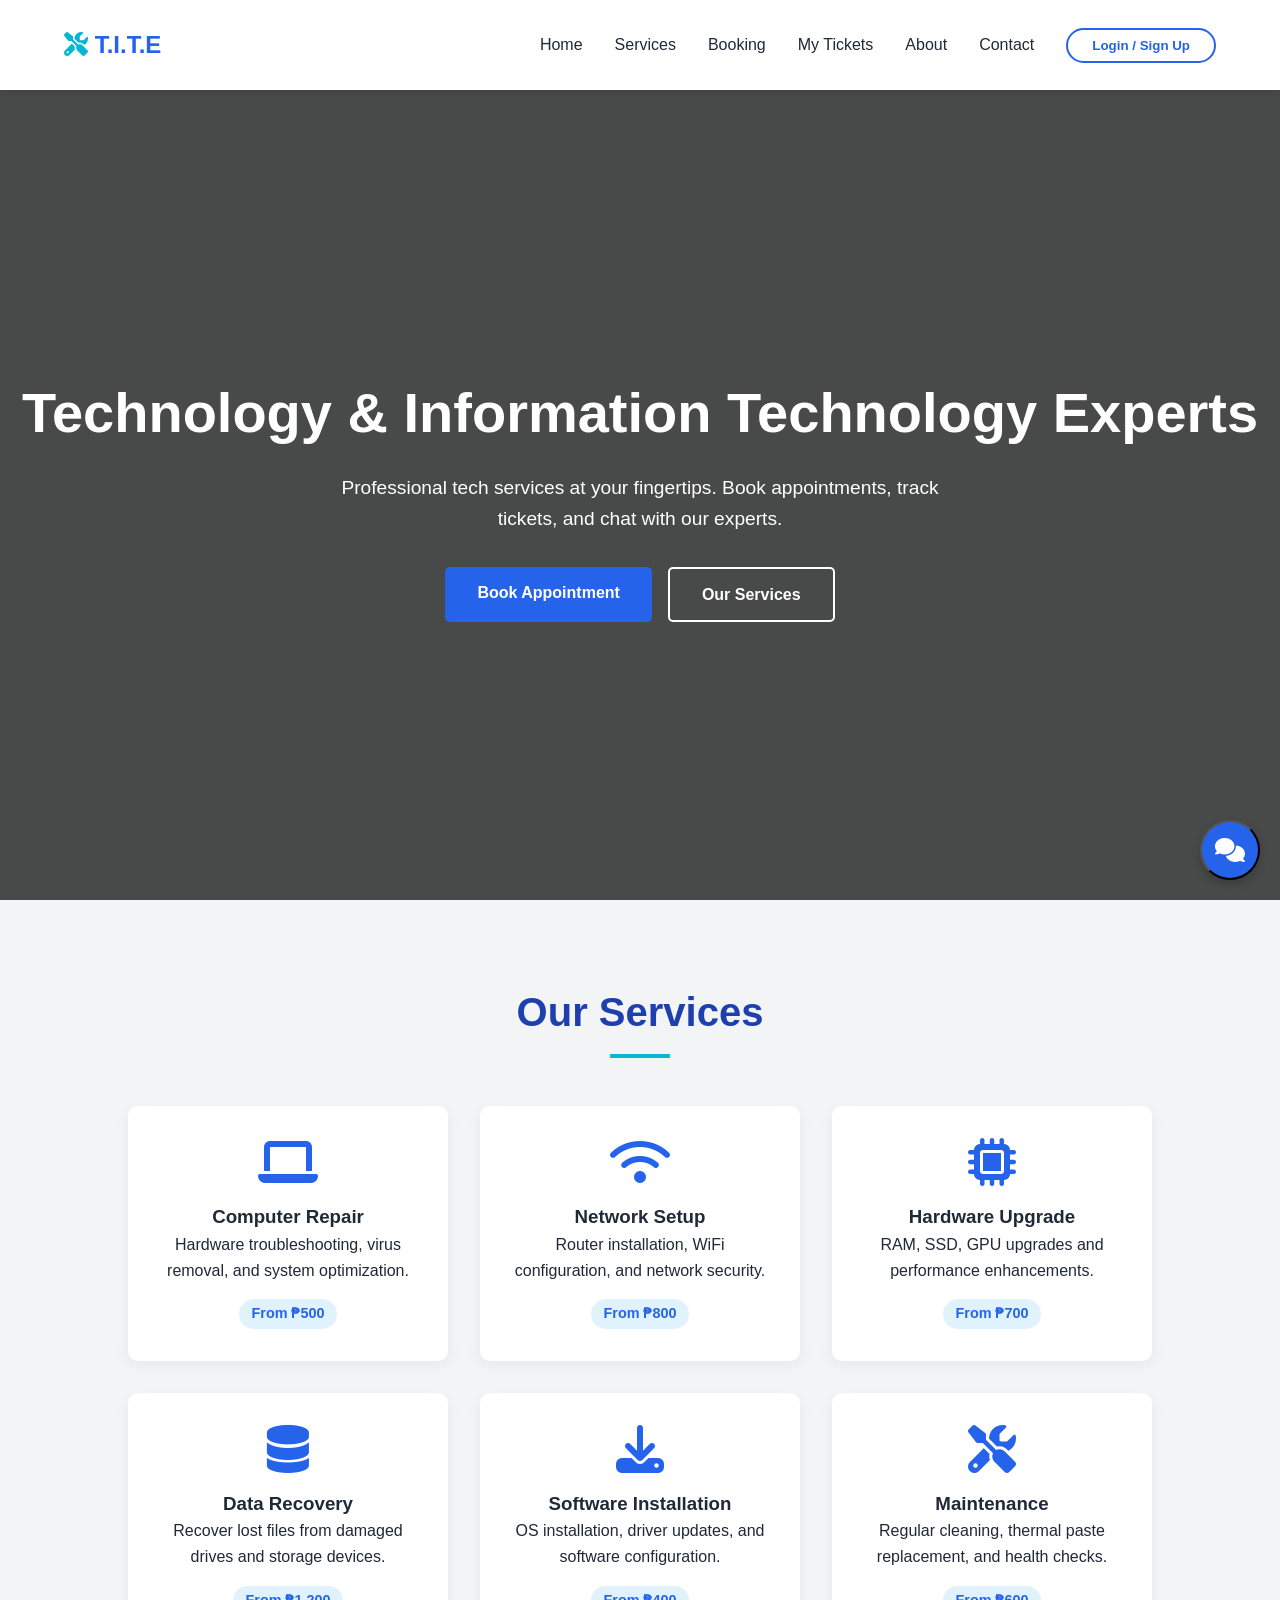
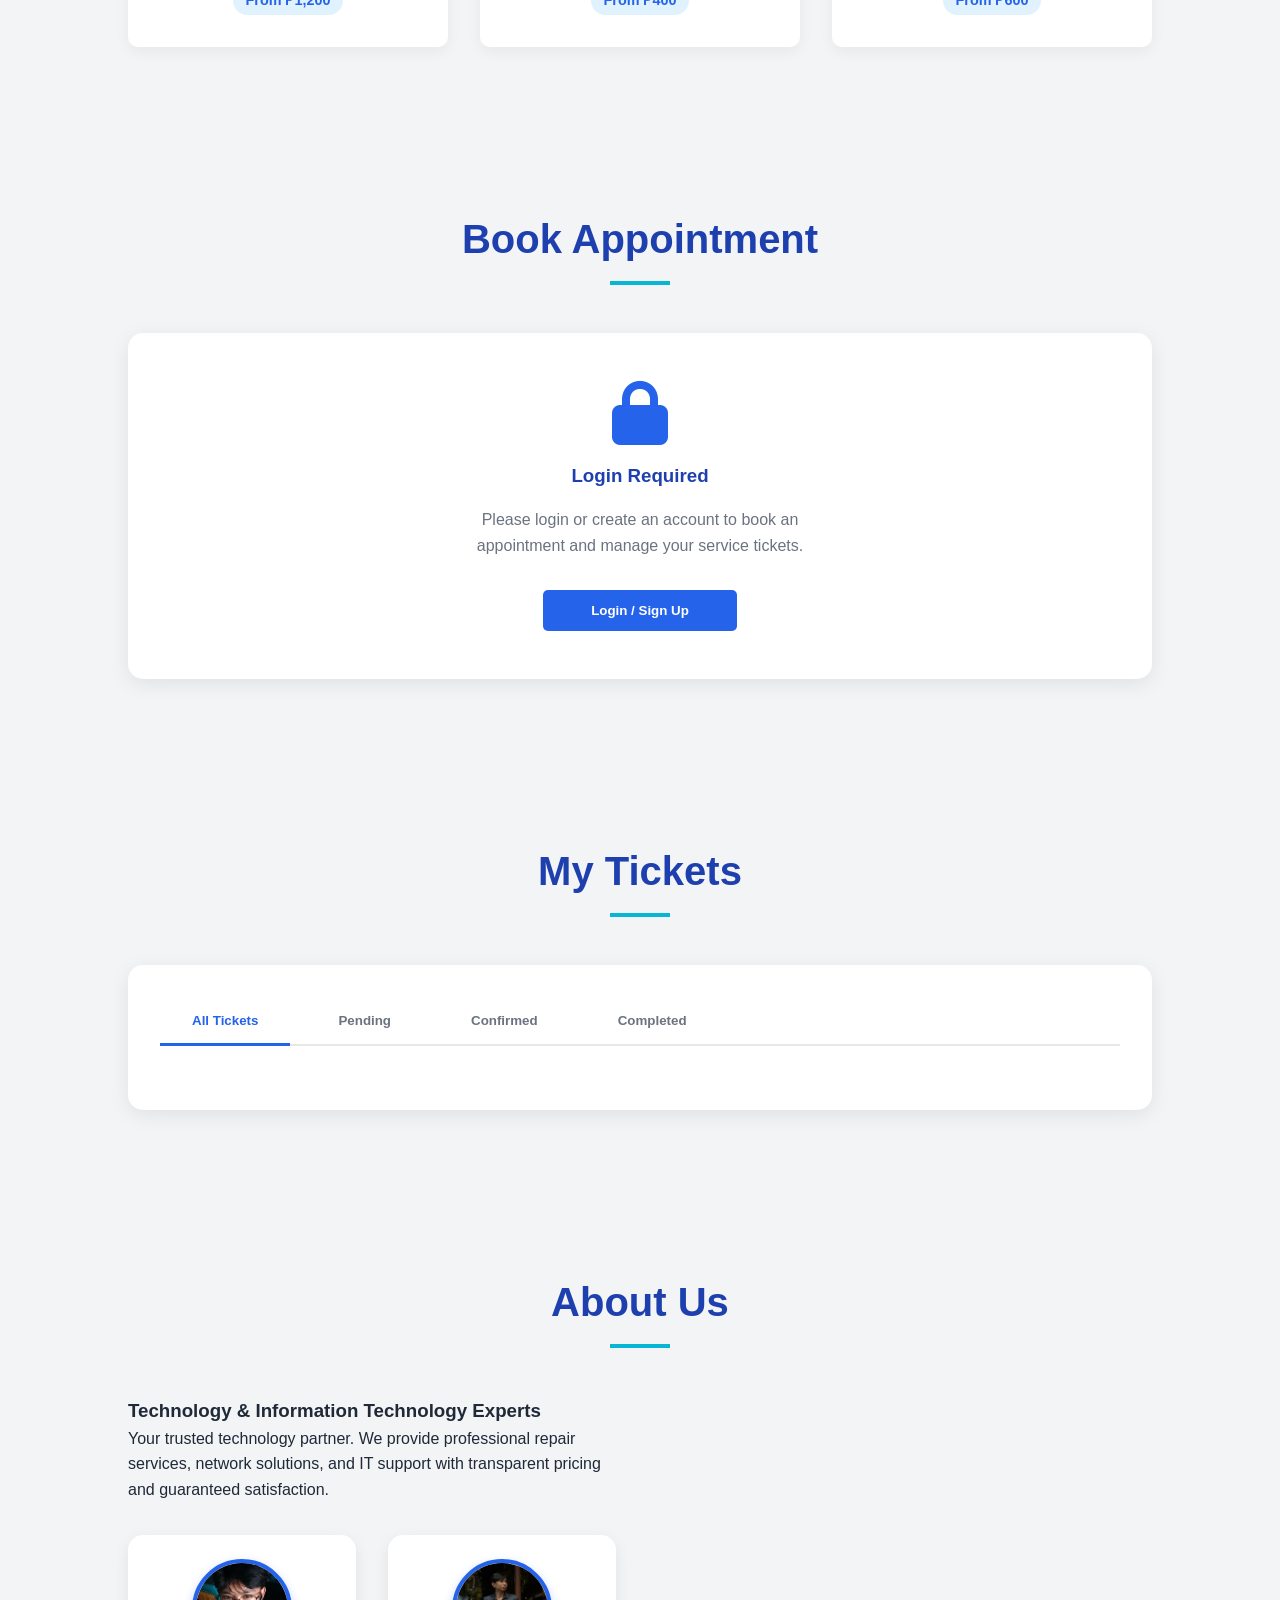
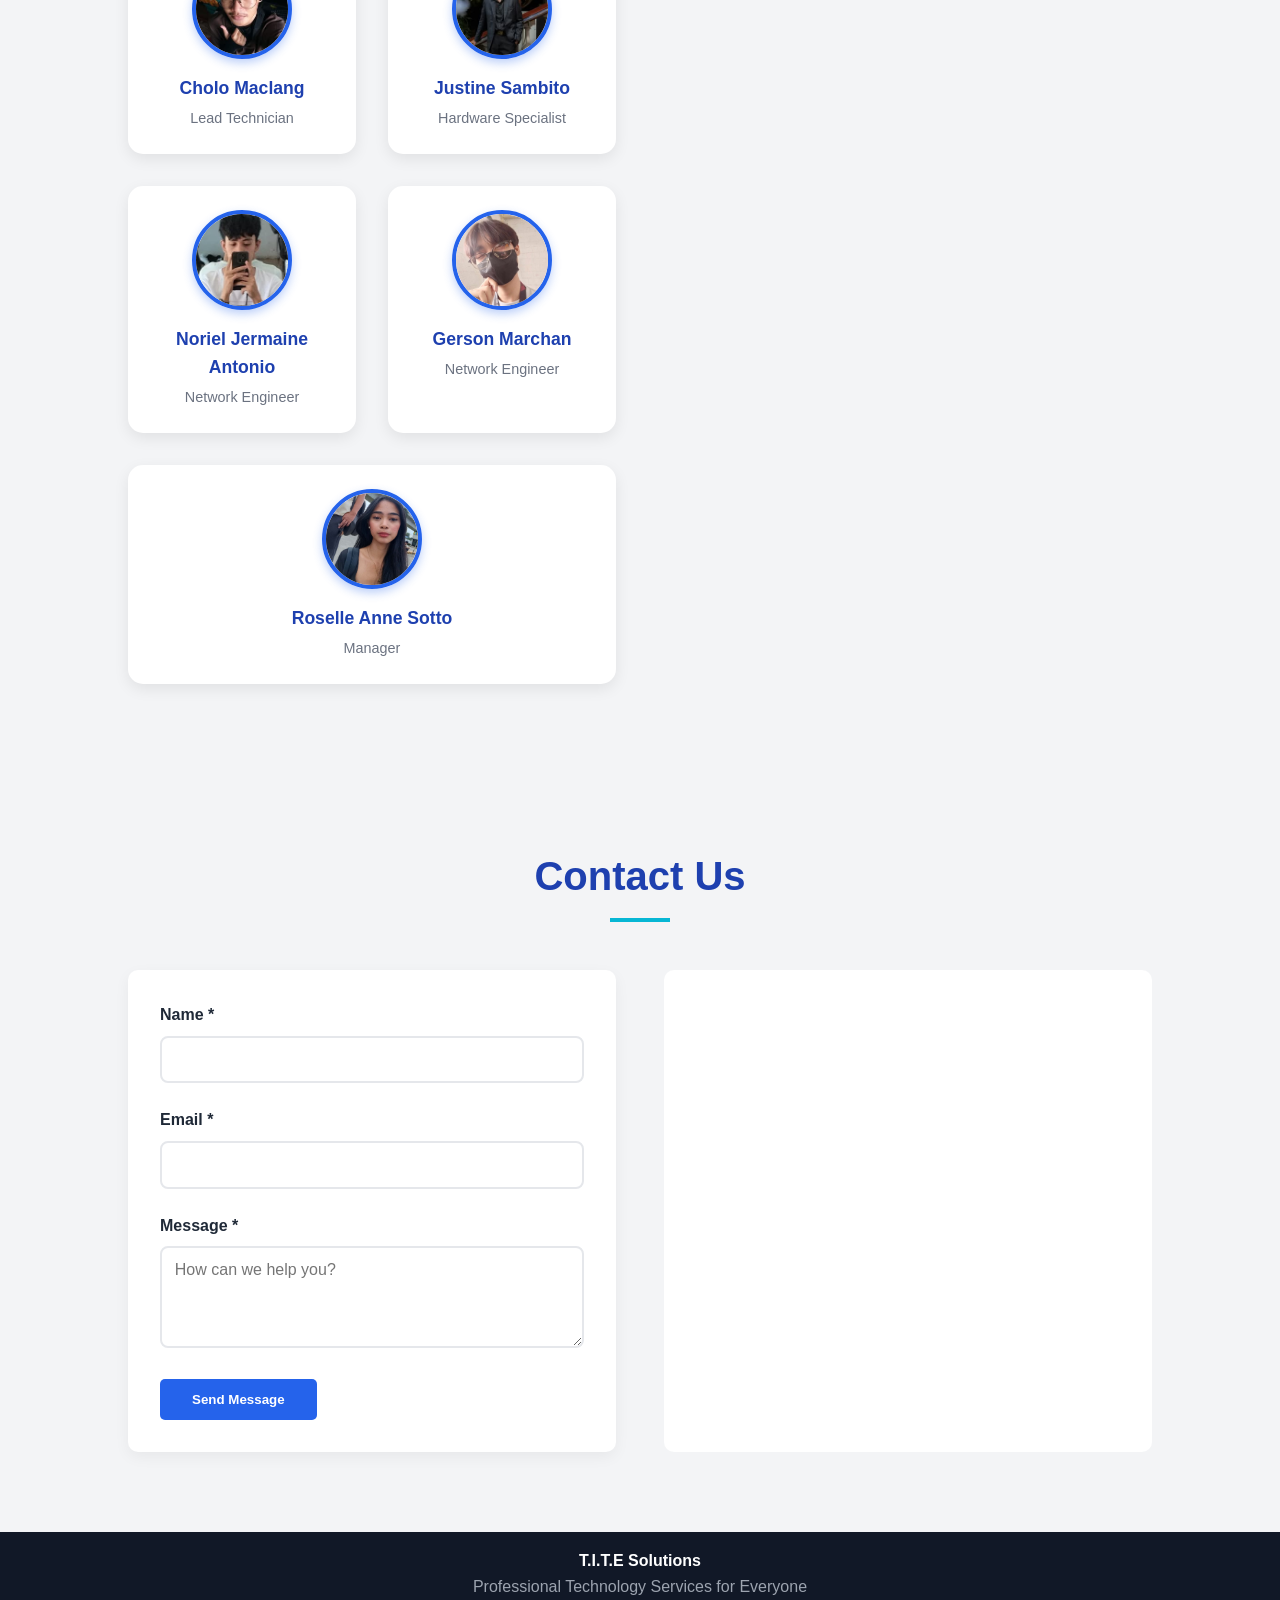
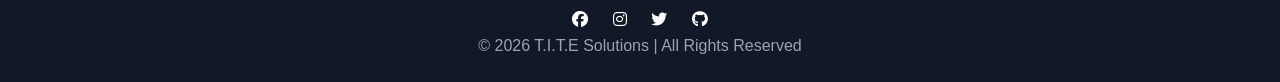
<file: tite-solutions/admin-users.html>
<!DOCTYPE html>
<html lang="en">
<head>
    <meta charset="UTF-8">
    <meta name="viewport" content="width=device-width, initial-scale=1.0">
    <meta http-equiv="X-UA-Compatible" content="IE=edge">
    <title>Users | Admin | T.I.T.E Solutions</title>
    
    <link rel="stylesheet" href="css/stylesheet.css">
    <link rel="preconnect" href="https://fonts.googleapis.com">
    <link rel="preconnect" href="https://fonts.gstatic.com" crossorigin>
    <link rel="preconnect" href="https://cdnjs.cloudflare.com">
    <link rel="stylesheet" href="https://cdnjs.cloudflare.com/ajax/libs/font-awesome/6.4.0/css/all.min.css">
    <link href="https://fonts.googleapis.com/css2?family=Poppins:wght@300;400;500;600;700&display=swap" rel="stylesheet">
    
    <style>
        .admin-dashboard { display: flex; min-height: 100vh; background: #f8f9fa; }
        .admin-sidebar { width: 250px; background: var(--primary-color); color: white; padding: 2rem 0; position: fixed; height: 100vh; overflow-y: auto; display: flex; flex-direction: column; }
        .admin-logo { text-align: center; padding: 0 1rem 2rem; border-bottom: 1px solid rgba(255,255,255,0.2); margin-bottom: 2rem; }
        .admin-logo h2 { margin: 0; font-size: 1.5rem; }
        .admin-nav { list-style: none; padding: 0; margin: 0; flex: 1; display: flex; flex-direction: column; }
        .admin-sidebar nav { flex: 1; display: flex; }
        .admin-nav li.nav-bottom { margin-top: auto; }
        .admin-nav li { margin-bottom: 0.5rem; }
        .admin-nav a { display: block; padding: 1rem 1.5rem; color: white; text-decoration: none; transition: background 0.3s; border-left: 3px solid transparent; }
        .admin-nav a:hover, .admin-nav a.active { background: rgba(255,255,255,0.1); border-left-color: white; }
        .admin-nav i { width: 20px; margin-right: 10px; }
        .admin-main { flex: 1; margin-left: 250px; padding: 2rem; }
        .admin-header { background: white; padding: 1.5rem 2rem; border-radius: 10px; box-shadow: 0 2px 10px rgba(0,0,0,0.1); margin-bottom: 2rem; display: flex; justify-content: space-between; align-items: center; }
        .admin-header h1 { margin: 0; color: var(--secondary-color); font-size: 1.75rem; }
        .admin-content { background: white; padding: 1.5rem; border-radius: 10px; box-shadow: 0 2px 10px rgba(0,0,0,0.1); }
        .logout-btn {
            background: transparent;
            color: var(--primary-color);
            border: 1px solid var(--primary-color);
            padding: 0.5rem 1rem;
            border-radius: 5px;
            cursor: pointer;
            transition: var(--transition);
            display: inline-flex;
            align-items: center;
            gap: 0.5rem;
        }
        .logout-btn:hover { background: var(--primary-color); color: white; }
        .data-table { width: 100%; border-collapse: collapse; }
        .data-table th, .data-table td { padding: 1rem; text-align: left; border-bottom: 1px solid #eee; }
        .data-table th { background: #f8f9fa; font-weight: 600; color: var(--secondary-color); }
        .data-table tr:hover { background: #f8f9fa; }
        .role-badge { padding: 0.25rem 0.75rem; border-radius: 20px; font-size: 0.75rem; font-weight: 500; }
        .role-admin { background: #fee2e2; color: #991b1b; }
        .role-user { background: #dbeafe; color: #1e40af; }
        .role-tech { background: #d1fae5; color: #065f46; }
        .role-technician { background: #d1fae5; color: #065f46; }
        .role-manager { background: #d1fae5; color: #065f46; }
        .btn-sm { padding: 0.5rem 1rem; border: none; border-radius: 5px; cursor: pointer; font-size: 0.875rem; }
        .btn-danger { background: var(--danger); color: white; }
        .btn-primary { background: var(--primary-color); color: white; }
        .btn-outline { background: white; border: 1px solid #d1d5db; color: #374151; }
        .modal-overlay { position: fixed; inset: 0; background: rgba(0,0,0,0.45); display: none; align-items: center; justify-content: center; z-index: 1000; }
        .modal-box { background: white; width: 100%; max-width: 520px; border-radius: 10px; padding: 1rem; }
        .modal-box h3 { margin: 0 0 1rem 0; color: var(--secondary-color); }
        .form-grid { display: grid; grid-template-columns: 1fr 1fr; gap: 0.75rem; }
        .form-grid .full { grid-column: 1 / -1; }
        .form-group label { display: block; margin-bottom: 0.3rem; font-size: 0.85rem; color: #374151; }
        .form-group input, .form-group select { width: 100%; padding: 0.55rem; border: 1px solid #d1d5db; border-radius: 6px; }
        .modal-actions { margin-top: 1rem; display: flex; justify-content: flex-end; gap: 0.5rem; }
        .sortable { cursor: pointer; user-select: none; }
        .sortable:hover { background: #e5e7eb; }
        .sortable::after { content: ' ⇅'; opacity: 0.3; margin-left: 5px; }
        .sortable.asc::after { content: ' ↑'; opacity: 1; }
        .sortable.desc::after { content: ' ↓'; opacity: 1; }
        .admin-sidebar-toggle {
            display: none; position: fixed; top: 1rem; left: 1rem; z-index: 1100;
            background: var(--primary-color); color: white; border: none;
            width: 44px; height: 44px; border-radius: 8px; font-size: 1.25rem;
            cursor: pointer; align-items: center; justify-content: center;
            box-shadow: 0 2px 10px rgba(0,0,0,0.2);
        }
        .admin-sidebar-overlay {
            display: none; position: fixed; top: 0; left: 0; right: 0; bottom: 0;
            background: rgba(0,0,0,0.5); z-index: 1040;
        }
        .admin-sidebar-overlay.active { display: block; }
        @media (max-width: 768px) {
            .admin-sidebar-toggle { display: flex; }
            .admin-sidebar { transform: translateX(-100%); transition: transform 0.3s; z-index: 1050; }
            .admin-sidebar.open { transform: translateX(0); }
            .admin-main { margin-left: 0; padding: 1rem; padding-top: 4rem; overflow-x: hidden; }
            .admin-header { padding: 1rem 1.25rem; }
            .data-table { display: block; overflow-x: auto; white-space: nowrap; }
            .data-table th, .data-table td { padding: 0.5rem; }
        }
    </style>
</head>
<body>
    <div class="admin-dashboard">
        <button class="admin-sidebar-toggle" id="adminSidebarToggle" aria-label="Toggle sidebar">
            <i class="fa-solid fa-bars"></i>
        </button>
        <div class="admin-sidebar-overlay" id="adminSidebarOverlay"></div>
        <aside class="admin-sidebar" id="adminSidebar">
            <div class="admin-logo">
                <i class="fa-solid fa-screwdriver-wrench" style="font-size: 2rem; margin-bottom: 0.5rem;"></i>
                <h2>T.I.T.E Admin</h2>
            </div>
            <nav>
                <ul class="admin-nav">
                    <li><a href="admin-dashboard.html"><i class="fa-solid fa-chart-line"></i> Dashboard</a></li>
                    <li><a href="admin-tickets.html"><i class="fa-solid fa-ticket"></i> Tickets</a></li>
                    <li><a href="admin-services.html"><i class="fa-solid fa-cogs"></i> Services</a></li>
                    <li><a href="admin-technicians.html"><i class="fa-solid fa-users"></i> Technicians</a></li>
                    <li><a href="admin-availability.html"><i class="fa-solid fa-calendar"></i> Availability</a></li>
                    <li><a href="admin-users.html" class="active"><i class="fa-solid fa-user"></i> Users</a></li>
                    <li><a href="admin-messages.html"><i class="fa-solid fa-envelope"></i> Messages</a></li>
                    <li><a href="admin-settings.html"><i class="fa-solid fa-cog"></i> Settings</a></li>
                    <li class="nav-bottom"><a href="index.html"><i class="fa-solid fa-arrow-left"></i> Back to Main Page</a></li>
                </ul>
            </nav>
        </aside>

        <main class="admin-main">
            <div class="admin-header">
                <div>
                    <h1>User Management</h1>
                    <p>Manage user accounts</p>
                </div>
                <div>
                    <button class="btn-sm" onclick="createUser()" style="background: var(--primary-color); color: white;">
                        <i class="fa-solid fa-user-plus"></i> Add User
                    </button>
                </div>
            </div>

            <div class="admin-content">
                <div id="usersList">
                    <p>Loading users...</p>
                </div>
            </div>
        </main>
    </div>

    <div id="userModal" class="modal-overlay" onclick="closeUserModal(event)">
        <div class="modal-box" onclick="event.stopPropagation()">
            <h3 id="userModalTitle">Add User</h3>
            <form onsubmit="submitUserForm(event)">
                <input type="hidden" id="formMode" value="create">
                <input type="hidden" id="targetEmail" value="">
                <div class="form-grid">
                    <div class="form-group">
                        <label for="formName">Name</label>
                        <input id="formName" type="text" required>
                    </div>
                    <div class="form-group">
                        <label for="formEmail">Email</label>
                        <input id="formEmail" type="email" required>
                    </div>
                    <div class="form-group" id="roleGroup">
                        <label for="formRole">Role</label>
                        <select id="formRole">
                            <option value="user">user</option>
                            <option value="admin">admin</option>
                            <option value="technician">technician</option>
                            <option value="manager">manager</option>
                        </select>
                    </div>
                    <div class="form-group">
                        <label for="formPhone">Phone</label>
                        <input id="formPhone" type="text">
                    </div>
                    <div class="form-group full">
                        <label for="formAddress">Address</label>
                        <input id="formAddress" type="text">
                    </div>
                    <div class="form-group full">
                        <label for="formPassword">Password</label>
                        <input id="formPassword" type="password" minlength="8">
                    </div>
                </div>
                <div class="modal-actions">
                    <button type="button" class="btn-sm btn-outline" onclick="closeUserModal()">Cancel</button>
                    <button type="submit" class="btn-sm btn-primary">Save</button>
                </div>
            </form>
        </div>
    </div>

    <script src="js/database.js"></script>
    <script>
        let currentSort = { column: 'name', direction: 'asc' };

        function openUserModal(mode, user = null) {
            document.getElementById('formMode').value = mode;
            document.getElementById('userModalTitle').textContent = mode === 'create' ? 'Add User' : 'Edit User';
            document.getElementById('formPassword').required = mode === 'create';

            if (mode === 'create') {
                document.getElementById('targetEmail').value = '';
                document.getElementById('formName').value = '';
                document.getElementById('formEmail').value = '';
                document.getElementById('formRole').value = 'user';
                document.getElementById('formPhone').value = '';
                document.getElementById('formAddress').value = '';
                document.getElementById('formPassword').value = '';
                document.getElementById('formEmail').disabled = false;
                document.getElementById('roleGroup').style.display = 'none';
            } else {
                document.getElementById('targetEmail').value = user.email || '';
                document.getElementById('formName').value = user.name || '';
                document.getElementById('formEmail').value = user.email || '';
                document.getElementById('formRole').value = (user.role || 'user').toLowerCase();
                document.getElementById('formPhone').value = user.phone || '';
                document.getElementById('formAddress').value = user.address || '';
                document.getElementById('formPassword').value = '';
                document.getElementById('formEmail').disabled = true;
                document.getElementById('roleGroup').style.display = 'block';
            }

            document.getElementById('userModal').style.display = 'flex';
        }

        function closeUserModal(e) {
            if (e && e.target && e.target.id !== 'userModal') return;
            document.getElementById('userModal').style.display = 'none';
        }

        async function submitUserForm(e) {
            e.preventDefault();
            const mode = document.getElementById('formMode').value;
            const payload = {
                name: document.getElementById('formName').value.trim(),
                email: document.getElementById('formEmail').value.trim(),
                role: document.getElementById('formRole').value,
                phone: document.getElementById('formPhone').value.trim(),
                address: document.getElementById('formAddress').value.trim(),
                password: document.getElementById('formPassword').value
            };

            try {
                if (mode === 'create') {
                    const result = await db.users.create(payload);
                    if (!result.success) throw new Error(result.error || 'Failed to create user');
                } else {
                    const updates = {
                        email: document.getElementById('targetEmail').value,
                        name: payload.name,
                        role: payload.role,
                        phone: payload.phone,
                        address: payload.address
                    };
                    if (payload.password.trim()) updates.password = payload.password.trim();
                    const result = await db.users.update(updates);
                    if (!result.success) throw new Error(result.error || 'Failed to update user');
                }
                closeUserModal();
                loadUsers();
            } catch (error) {
                alert(`Error: ${error.message || 'Unknown error'}`);
            }
        }

        async function loadUsers() {
            const container = document.getElementById('usersList');
            container.innerHTML = '<p>Loading users...</p>';
            
            try {
                const result = await db.users.getAll();
                if (result.success) {
                    const users = Array.isArray(result.data) ? result.data : (result.data ? [result.data] : []);
                    renderUsers(users);
                } else {
                    container.innerHTML = `<p>Error loading users: ${result.error || 'Unknown error'}</p>`;
                }
            } catch (error) {
                container.innerHTML = `<p>Error loading users: ${error.message || 'Unknown error'}</p>`;
            }
        }

        function sortUsers(users) {
            const { column, direction } = currentSort;
            const multiplier = direction === 'asc' ? 1 : -1;

            return users.sort((a, b) => {
                let valA, valB;

                switch (column) {
                    case 'name':
                        valA = (a.name || '').toLowerCase();
                        valB = (b.name || '').toLowerCase();
                        break;
                    case 'email':
                        valA = (a.email || '').toLowerCase();
                        valB = (b.email || '').toLowerCase();
                        break;
                    case 'role':
                        valA = (a.role || '').toLowerCase();
                        valB = (b.role || '').toLowerCase();
                        break;
                    case 'created':
                        valA = new Date(a.created_at || 0);
                        valB = new Date(b.created_at || 0);
                        break;
                    default:
                        return 0;
                }

                if (valA < valB) return -1 * multiplier;
                if (valA > valB) return 1 * multiplier;
                return 0;
            });
        }

        function handleSort(column) {
            if (currentSort.column === column) {
                currentSort.direction = currentSort.direction === 'asc' ? 'desc' : 'asc';
            } else {
                currentSort.column = column;
                currentSort.direction = 'asc';
            }
            loadUsers();
        }

        function renderUsers(users) {
            const container = document.getElementById('usersList');

            if (users.length === 0) {
                container.innerHTML = '<p>No users found.</p>';
                return;
            }

            const sortedUsers = sortUsers(users);

            const getSortClass = (col) => {
                if (currentSort.column !== col) return 'sortable';
                return `sortable ${currentSort.direction}`;
            };

            container.innerHTML = `
                <table class="data-table">
                    <thead>
                        <tr>
                            <th class="${getSortClass('name')}" onclick="handleSort('name')">Name</th>
                            <th class="${getSortClass('email')}" onclick="handleSort('email')">Email</th>
                            <th class="${getSortClass('role')}" onclick="handleSort('role')">Role</th>
                            <th class="${getSortClass('created')}" onclick="handleSort('created')">Created</th>
                            <th>Actions</th>
                        </tr>
                    </thead>
                    <tbody>
                        ${sortedUsers.map(user => `
                            <tr>
                                <td>${user.name}</td>
                                <td>${user.email}</td>
                                <td><span class="role-badge role-${user.role}">${user.role}</span></td>
                                <td>${new Date(user.created_at).toLocaleDateString()}</td>
                                <td>
                                    <button class="btn-sm" style="background:#3b82f6;color:white;margin-right:6px;" onclick="editUser('${user.email}')">Edit</button>
                                    <button class="btn-sm btn-danger" onclick="deleteUser('${user.email}')">Delete</button>
                                </td>
                            </tr>
                        `).join('')}
                    </tbody>
                </table>
            `;
        }

        async function createUser() {
            openUserModal('create');
        }

        async function editUser(email) {
            try {
                const current = await db.users.get(email);
                if (!current.success || !current.data) throw new Error(current.error || 'User not found');
                openUserModal('edit', current.data);
            } catch (error) {
                alert(`Error updating user: ${error.message || 'Unknown error'}`);
            }
        }

        async function deleteUser(email) {
            if (!confirm(`Delete user ${email}?`)) return;
            try {
                const result = await db.users.delete(email);
                if (!result.success) throw new Error(result.error || 'Delete failed');
                alert('User deleted successfully');
                loadUsers();
            } catch (error) {
                alert(`Error deleting user: ${error.message || 'Unknown error'}`);
            }
        }

        async function logout() {
            try {
                await db.auth.logout();
                window.location.href = 'index.html';
            } catch (error) {
                window.location.href = 'index.html';
            }
        }

        document.addEventListener('DOMContentLoaded', async function() {
            try {
                const result = await db.auth.checkSession();
                if (!result.success || !db.auth.isAdmin()) {
                    window.location.href = 'index.html';
                    return;
                }
            } catch (error) {
                window.location.href = 'index.html';
                return;
            }
            
            loadUsers();
        });

        window.deleteUser = deleteUser;
        window.editUser = editUser;
        window.createUser = createUser;
        window.closeUserModal = closeUserModal;
        window.submitUserForm = submitUserForm;
        window.logout = logout;
    </script>
    <script>
        // Sidebar toggle for mobile (admin pages)
        (function() {
            const sidebarToggle = document.getElementById('adminSidebarToggle');
            const sidebarOverlay = document.getElementById('adminSidebarOverlay');
            const sidebar = document.getElementById('adminSidebar');
            if (sidebarToggle) {
                sidebarToggle.addEventListener('click', () => {
                    if (sidebar) sidebar.classList.toggle('open');
                    if (sidebarOverlay) sidebarOverlay.classList.toggle('active');
                });
            }
            if (sidebarOverlay) {
                sidebarOverlay.addEventListener('click', () => {
                    if (sidebar) sidebar.classList.remove('open');
                    sidebarOverlay.classList.remove('active');
                });
            }
        })();
    </script>
</body>
</html>
</file>
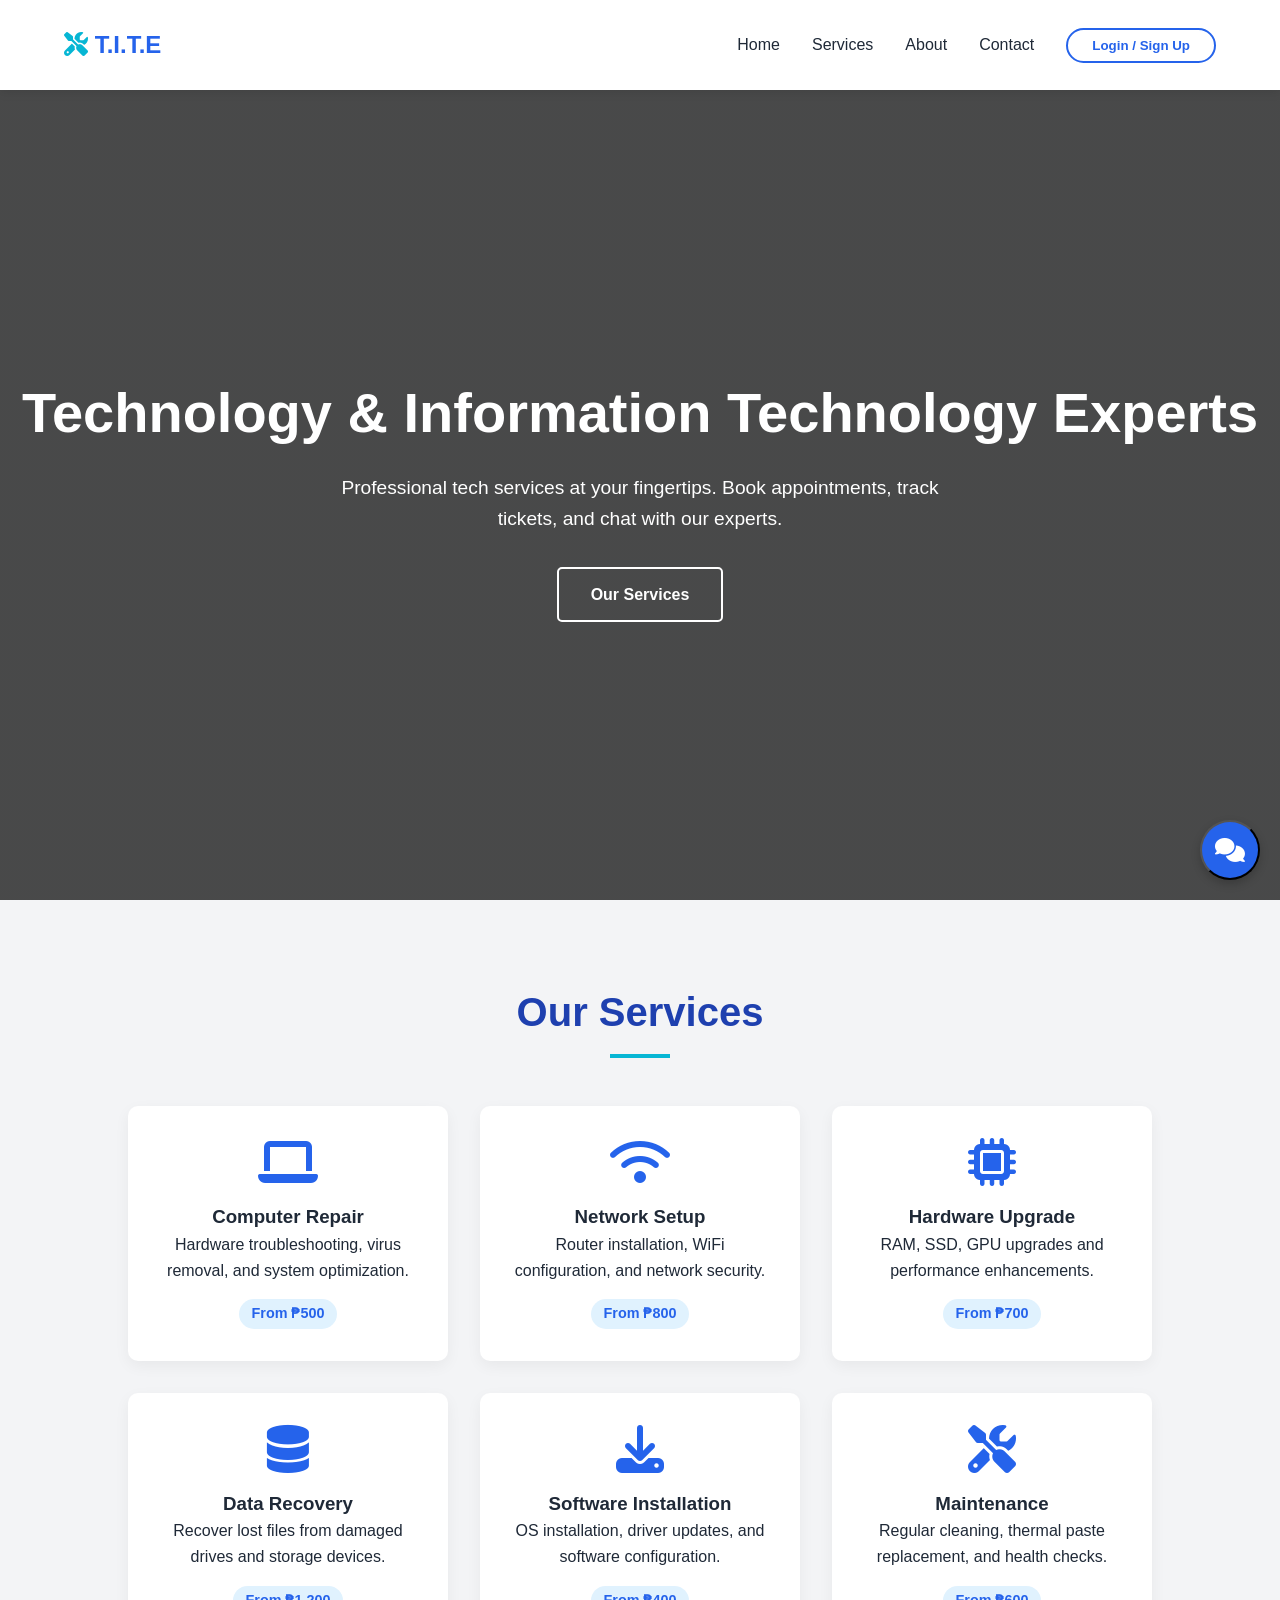
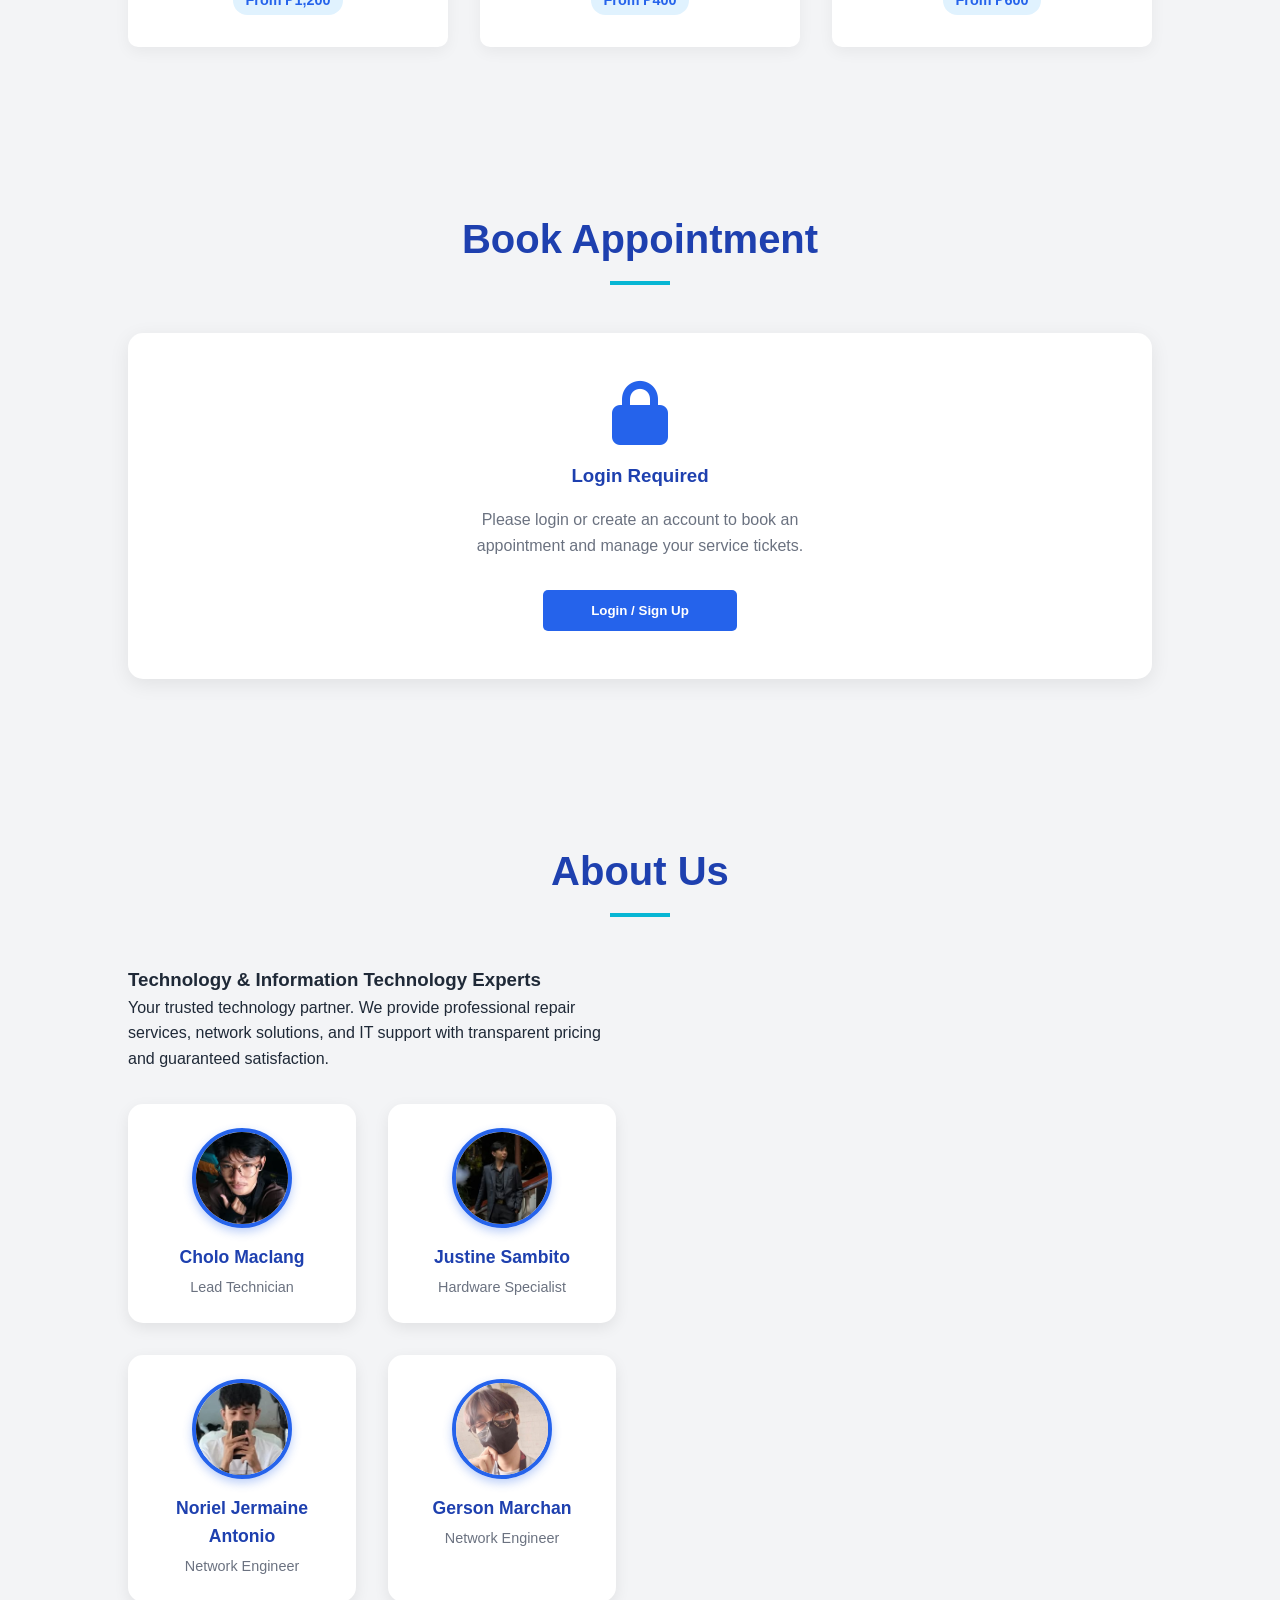
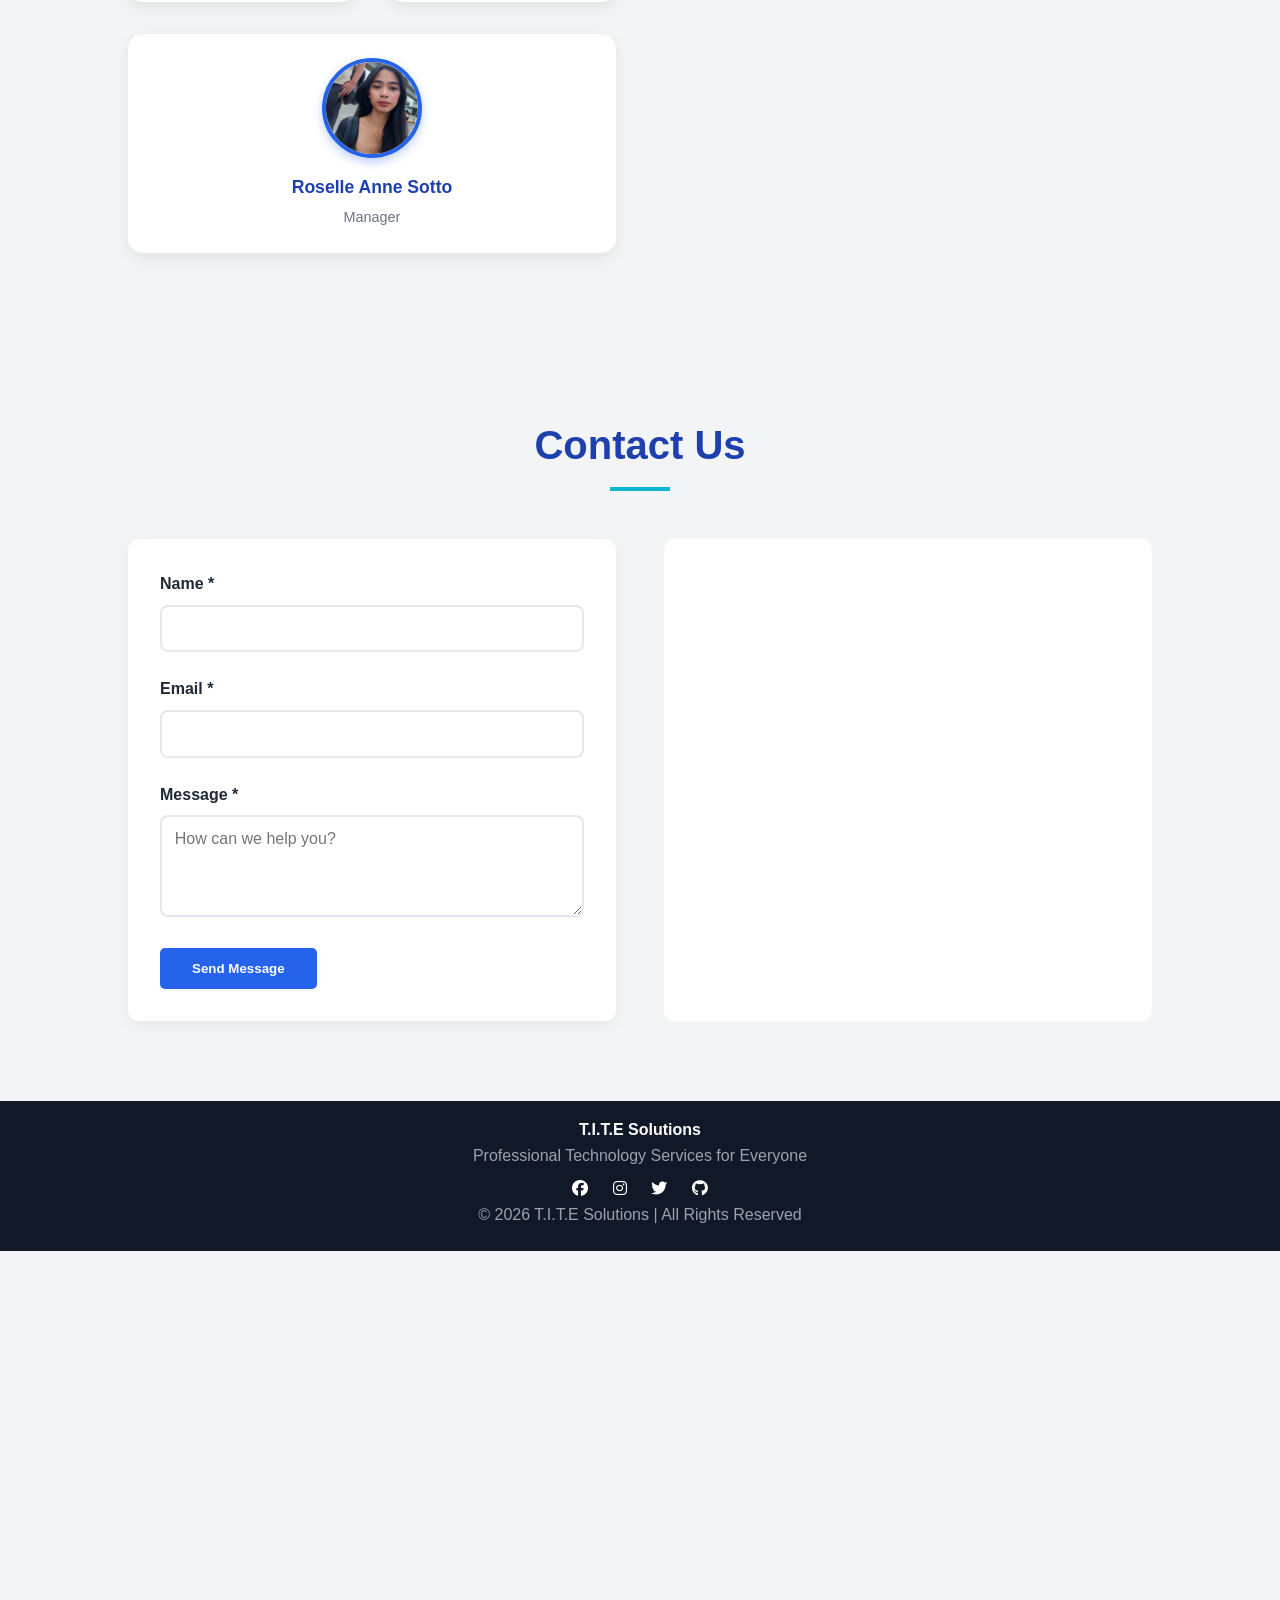
<file: tite-solutions/admin.html>
<!DOCTYPE html>
<html lang="en">
<head>
    <meta charset="UTF-8">
    <meta name="viewport" content="width=device-width, initial-scale=1.0">
    <meta http-equiv="refresh" content="0; url=admin-dashboard.html">
    <title>Redirecting... | T.I.T.E Solutions</title>
    <style>
        body {
            display: flex;
            justify-content: center;
            align-items: center;
            min-height: 100vh;
            margin: 0;
            font-family: 'Poppins', sans-serif;
            background: #f8f9fa;
        }
        .redirect-message {
            text-align: center;
            padding: 2rem;
        }
        a { color: #2563eb; }
    </style>
</head>
<body>
    <div class="redirect-message">
        <p>Redirecting to <a href="admin-dashboard.html">Admin Dashboard</a>...</p>
    </div>
</body>
</html>
            color: white;
            padding: 2rem 0;
            position: fixed;
            height: 100vh;
            overflow-y: auto;
        }
        
        .admin-logo {
            text-align: center;
            padding: 0 1rem 2rem;
            border-bottom: 1px solid rgba(255,255,255,0.2);
            margin-bottom: 2rem;
        }
        
        .admin-logo h2 {
            margin: 0;
            font-size: 1.5rem;
        }
        
        .admin-nav {
            list-style: none;
            padding: 0;
            margin: 0;
        }
        
        .admin-nav li {
            margin-bottom: 0.5rem;
        }
        
        .admin-nav a {
            display: block;
            padding: 1rem 1.5rem;
            color: white;
            text-decoration: none;
            transition: background 0.3s;
            border-left: 3px solid transparent;
        }
        
        .admin-nav a:hover,
        .admin-nav a.active {
            background: rgba(255,255,255,0.1);
            border-left-color: white;
        }
        
        .admin-nav i {
            width: 20px;
            margin-right: 10px;
        }
        
        .admin-main {
            flex: 1;
            margin-left: 250px;
            padding: 2rem;
        }
        
        .admin-header {
            background: white;
            padding: 1.5rem 2rem;
            border-radius: 10px;
            box-shadow: 0 2px 10px rgba(0,0,0,0.1);
            margin-bottom: 2rem;
            display: flex;
            justify-content: space-between;
            align-items: center;
        }
        
        .admin-header h1 {
            margin: 0;
            color: var(--secondary-color);
        }
        
        .admin-stats {
            display: grid;
            grid-template-columns: repeat(auto-fit, minmax(250px, 1fr));
            gap: 1.5rem;
            margin-bottom: 2rem;
        }
        
        .stat-card {
            background: white;
            padding: 1.5rem;
            border-radius: 10px;
            box-shadow: 0 2px 10px rgba(0,0,0,0.1);
            text-align: center;
        }
        
        .stat-card i {
            font-size: 2rem;
            color: var(--primary-color);
            margin-bottom: 1rem;
        }
        
        .stat-card h3 {
            margin: 0 0 0.5rem;
            font-size: 2rem;
            color: var(--secondary-color);
        }
        
        .stat-card p {
            margin: 0;
            color: var(--text-light);
        }
        
        .admin-content {
            background: white;
            padding: 2rem;
            border-radius: 10px;
            box-shadow: 0 2px 10px rgba(0,0,0,0.1);
        }
        
        .admin-tabs {
            display: flex;
            border-bottom: 2px solid #e9ecef;
            margin-bottom: 2rem;
        }
        
        .admin-tab {
            padding: 1rem 1.5rem;
            background: none;
            border: none;
            cursor: pointer;
            color: var(--text-light);
            font-weight: 500;
            transition: all 0.3s;
            border-bottom: 2px solid transparent;
        }
        
        .admin-tab:hover {
            color: var(--primary-color);
        }
        
        .admin-tab.active {
            color: var(--primary-color);
            border-bottom-color: var(--primary-color);
        }
        
        .tab-content {
            display: none;
        }
        
        .tab-content.active {
            display: block;
        }
        
        .data-table {
            width: 100%;
            border-collapse: collapse;
            margin-top: 1rem;
        }
        
        .data-table th,
        .data-table td {
            padding: 1rem;
            text-align: left;
            border-bottom: 1px solid #e9ecef;
        }
        
        .data-table th {
            background: #f8f9fa;
            font-weight: 600;
            color: var(--secondary-color);
        }
        
        .data-table tr:hover {
            background: #f8f9fa;
        }
        
        .status-badge {
            padding: 0.25rem 0.75rem;
            border-radius: 20px;
            font-size: 0.85rem;
            font-weight: 500;
        }
        
        .status-pending {
            background: #fff3cd;
            color: #856404;
        }
        
        .status-confirmed {
            background: #d4edda;
            color: #155724;
        }
        
        .status-completed {
            background: #d1ecf1;
            color: #0c5460;
        }
        
        .btn-group {
            display: flex;
            gap: 0.5rem;
        }
        
        .btn-sm {
            padding: 0.25rem 0.75rem;
            font-size: 0.85rem;
        }
        
        .modal {
            display: none;
            position: fixed;
            z-index: 1000;
            left: 0;
            top: 0;
            width: 100%;
            height: 100%;
            background: rgba(0,0,0,0.5);
        }
        
        .modal-content {
            background: white;
            margin: 5% auto;
            grid-template-columns: 1fr 1fr;
            gap: 1rem;
        }
        
        .alert {
            padding: 1rem;
            border-radius: 5px;
            margin-bottom: 1rem;
        }
        
        .alert-success {
            background: #d4edda;
            color: #155724;
            border: 1px solid #c3e6cb;
        }
        
        .alert-error {
            background: #f8d7da;
            color: #721c24;
            border: 1px solid #f5c6cb;
        }
        
        /* Specialty Checkboxes Grid */
        #specialtyCheckboxes {
            display: grid;
            grid-template-columns: repeat(2, 1fr);
            gap: 0.75rem;
        }
        
        #specialtyCheckboxes label {
            display: flex;
            align-items: center;
            gap: 0.5rem;
            padding: 0.5rem;
            border-radius: 5px;
            cursor: pointer;
            transition: background 0.2s;
            font-size: 0.95rem;
        }
        
        #specialtyCheckboxes label:hover {
            background: #f3f4f6;
        }
        
        #specialtyCheckboxes input[type="checkbox"] {
            width: auto;
            margin: 0;
            cursor: pointer;
            flex-shrink: 0;
        }
        
        /* Avatar Upload Preview */
        .avatar-upload {
            display: flex;
            flex-direction: column;
            gap: 0.5rem;
        }
        
        .avatar-preview {
            width: 80px;
            height: 80px;
            border-radius: 50%;
            object-fit: cover;
            border: 2px solid #ddd;
            display: none;
        }
        
        .avatar-preview.show {
            display: block;
        }
        
        @media (max-width: 768px) {
            .admin-sidebar {
                transform: translateX(-100%);
                transition: transform 0.3s;
            }
            
            .admin-sidebar.open {
                transform: translateX(0);
            }
            
            .admin-main {
                margin-left: 0;
            }
            
            .admin-stats {
                grid-template-columns: 1fr;
            }
            
            .form-row {
                grid-template-columns: 1fr;
            }
        }
    </style>
</head>
<body>
    <div class="admin-dashboard">
        <!-- Sidebar -->
        <aside class="admin-sidebar" id="adminSidebar">
            <div class="admin-logo">
                <i class="fa-solid fa-screwdriver-wrench" style="font-size: 2rem; margin-bottom: 0.5rem;"></i>
                <h2>T.I.T.E Admin</h2>
            </div>
            <nav>
                <ul class="admin-nav">
                    <li><a href="#dashboard" class="nav-link active" onclick="showSection('dashboard')">
                        <i class="fa-solid fa-chart-line"></i> Dashboard
                    </a></li>
                    <li><a href="#tickets" class="nav-link" onclick="showSection('tickets')">
                        <i class="fa-solid fa-ticket"></i> Tickets
                    </a></li>
                    <li><a href="#services" class="nav-link" onclick="showSection('services')">
                        <i class="fa-solid fa-cogs"></i> Services
                    </a></li>
                    <li><a href="#technicians" class="nav-link" onclick="showSection('technicians')">
                        <i class="fa-solid fa-users"></i> Technicians
                    </a></li>
                    <li><a href="#availability" class="nav-link" onclick="showSection('availability')">
                        <i class="fa-solid fa-calendar"></i> Availability
                    </a></li>
                    <li><a href="#users" class="nav-link" onclick="showSection('users')">
                        <i class="fa-solid fa-user-gear"></i> Users
                    </a></li>
                    <li><a href="#messages" class="nav-link" onclick="showSection('messages')">
                        <i class="fa-solid fa-envelope"></i> Messages
                    </a></li>
                    <li><a href="#settings" class="nav-link" onclick="showSection('settings')">
                        <i class="fa-solid fa-gear"></i> Settings
                    </a></li>
                    <li><a href="index.html" class="nav-link">
                        <i class="fa-solid fa-arrow-left"></i> Back to Site
                    </a></li>
                </ul>
            </nav>
        </aside>

        <!-- Main Content -->
        <main class="admin-main">
            <header class="admin-header">
                <div>
                    <h1 id="pageTitle">Admin Dashboard</h1>
                    <p id="pageSubtitle">Manage your T.I.T.E Solutions</p>
                </div>
                <div class="btn-group">
                    <a href="index.html" class="btn btn-outline" style="text-decoration: none;">
                        <i class="fa-solid fa-arrow-left"></i> Back to Main Page
                    </a>
                    <button class="btn btn-outline" onclick="refreshData()">
                        <i class="fa-solid fa-refresh"></i> Refresh
                    </button>
                    <button class="btn btn-danger" onclick="logout()">
                        <i class="fa-solid fa-sign-out-alt"></i> Logout
                    </button>
                </div>
            </header>

            <!-- Dashboard Section -->
            <section id="dashboard-section" class="admin-section active">
                <div class="admin-stats">
                    <div class="stat-card">
                        <i class="fa-solid fa-ticket"></i>
                        <h3 id="totalTickets">0</h3>
                        <p>Total Tickets</p>
                    </div>
                    <div class="stat-card">
                        <i class="fa-solid fa-clock"></i>
                        <h3 id="pendingTickets">0</h3>
                        <p>Pending Tickets</p>
                    </div>
                    <div class="stat-card">
                        <i class="fa-solid fa-users"></i>
                        <h3 id="totalUsers">0</h3>
                        <p>Total Users</p>
                    </div>
                    <div class="stat-card">
                        <i class="fa-solid fa-cogs"></i>
                        <h3 id="totalServices">0</h3>
                        <p>Active Services</p>
                    </div>
                </div>

                <div class="admin-content">
                    <h2>Recent Activity</h2>
                    <div id="recentActivity">
                        <p>Loading recent activity...</p>
                    </div>
                </div>
            </section>

            <!-- Tickets Section -->
            <section id="tickets-section" class="admin-section">
                <div class="admin-content">
                    <div style="display: flex; justify-content: space-between; align-items: center; margin-bottom: 1.5rem;">
                        <h2>Ticket Management</h2>
                        <button class="btn btn-primary" onclick="exportTickets()">
                            <i class="fa-solid fa-download"></i> Export
                        </button>
                    </div>
                    
                    <div class="admin-tabs">
                        <button class="admin-tab active" onclick="showTicketTab('all')">All Tickets</button>
                        <button class="admin-tab" onclick="showTicketTab('pending')">Pending</button>
                        <button class="admin-tab" onclick="showTicketTab('confirmed')">Confirmed</button>
                        <button class="admin-tab" onclick="showTicketTab('completed')">Completed</button>
                    </div>
                    
                    <div id="ticketsList">
                        <p>Loading tickets...</p>
                    </div>
                </div>
            </section>

            <!-- Services Section -->
            <section id="services-section" class="admin-section">
                <div class="admin-content">
                    <div style="display: flex; justify-content: space-between; align-items: center; margin-bottom: 1.5rem;">
                        <h2>Service Management</h2>
                        <button class="btn btn-primary" onclick="openServiceModal()">
                            <i class="fa-solid fa-plus"></i> Add Service
                        </button>
                    </div>
                    
                    <div id="servicesList">
                        <p>Loading services...</p>
                    </div>
                </div>
            </section>

            <!-- Technicians Section -->
            <section id="technicians-section" class="admin-section">
                <div class="admin-content">
                    <div style="display: flex; justify-content: space-between; align-items: center; margin-bottom: 1.5rem;">
                        <h2>Technician Management</h2>
                        <button class="btn btn-primary" onclick="openTechnicianModal()">
                            <i class="fa-solid fa-plus"></i> Add Technician
                        </button>
                    </div>
                    
                    <div id="techniciansList">
                        <p>Loading technicians...</p>
                    </div>
                </div>
            </section>

            <!-- Availability Section -->
            <section id="availability-section" class="admin-section">
                <div class="admin-content">
                    <div style="display: flex; justify-content: space-between; align-items: center; margin-bottom: 1.5rem;">
                        <h2>Availability Management</h2>
                        <button class="btn btn-primary" onclick="openAvailabilityModal()">
                            <i class="fa-solid fa-plus"></i> Set Availability
                        </button>
                    </div>
                    
                    <div id="availabilityList">
                        <p>Loading availability...</p>
                    </div>
                </div>
            </section>

            <!-- Users Section -->
            <section id="users-section" class="admin-section">
                <div class="admin-content">
                    <h2>User Management</h2>
                    <div id="usersList">
                        <p>Loading users...</p>
                    </div>
                </div>
            </section>

            <!-- Messages Section -->
            <section id="messages-section" class="admin-section">
                <div class="admin-content">
                    <h2>Contact Messages</h2>
                    <div id="messagesList">
                        <p>Loading messages...</p>
                    </div>
                </div>
            </section>

            <!-- Settings Section -->
            <section id="settings-section" class="admin-section">
                <div class="admin-content">
                    <h2>System Settings</h2>
                    <form id="settingsForm">
                        <div class="form-group">
                            <label for="siteName">Site Name</label>
                            <input type="text" id="siteName" value="T.I.T.E Solutions">
                        </div>
                        <div class="form-group">
                            <label for="siteEmail">Contact Email</label>
                            <input type="email" id="siteEmail" value="contact@tite.com">
                        </div>
                        <div class="form-group">
                            <label for="sitePhone">Contact Phone</label>
                            <input type="tel" id="sitePhone" value="+63 912 345 6789">
                        </div>
                        <button type="submit" class="btn btn-primary">Save Settings</button>
                    </form>
                </div>
            </section>
        </main>
    </div>

    <!-- Service Modal -->
    <div id="serviceModal" class="modal">
        <div class="modal-content">
            <button class="modal-close" onclick="closeModal('serviceModal')">&times;</button>
            <h2 id="serviceModalTitle">Add Service</h2>
            <form id="serviceForm">
                <div class="form-group">
                    <label for="serviceName">Service Name *</label>
                    <input type="text" id="serviceName" required>
                </div>
                <div class="form-group">
                    <label for="serviceDescription">Description *</label>
                    <textarea id="serviceDescription" rows="3" required></textarea>
                </div>
                <div class="form-row">
                    <div class="form-group">
                        <label for="servicePrice">Base Price *</label>
                        <input type="number" id="servicePrice" min="0" step="0.01" required>
                    </div>
                    <div class="form-group">
                        <label for="serviceDuration">Duration (minutes) *</label>
                        <input type="number" id="serviceDuration" min="15" step="15" required>
                    </div>
                </div>
                <div class="form-group">
                    <label for="serviceCategory">Category *</label>
                    <select id="serviceCategory" required>
                        <option value="">Select category</option>
                        <option value="repair">Repair</option>
                        <option value="network">Network</option>
                        <option value="upgrade">Upgrade</option>
                        <option value="recovery">Recovery</option>
                        <option value="software">Software</option>
                        <option value="maintenance">Maintenance</option>
                    </select>
                </div>
                <div class="form-group">
                    <label for="serviceIcon">Icon</label>
                    <select id="serviceIcon">
                        <option value="fa-laptop">Laptop</option>
                        <option value="fa-wifi">WiFi</option>
                        <option value="fa-microchip">Microchip</option>
                        <option value="fa-database">Database</option>
                        <option value="fa-download">Download</option>
                        <option value="fa-tools">Tools</option>
                    </select>
                </div>
                <button type="submit" class="btn btn-primary">Save Service</button>
            </form>
        </div>
    </div>

    <!-- Technician Modal -->
    <div id="technicianModal" class="modal">
        <div class="modal-content">
            <button class="modal-close" onclick="closeModal('technicianModal')">&times;</button>
            <h2 id="technicianModalTitle">Add Technician</h2>
            <form id="technicianForm">
                <div class="form-group">
                    <label for="technicianName">Name *</label>
                    <input type="text" id="technicianName" required>
                </div>
                <div class="form-group">
                    <label for="technicianEmail">Email *</label>
                    <input type="email" id="technicianEmail" required>
                </div>
                <div class="form-group">
                    <label for="technicianPhone">Phone *</label>
                    <input type="tel" id="technicianPhone" required>
                </div>
                <div class="form-group">
                    <label for="technicianSpecialties">Specialties *</label>
                    <div id="specialtyCheckboxes">
                        <!-- Will be populated dynamically -->
                    </div>
                </div>
                <div class="form-group">
                    <label for="technicianPassword">Password *</label>
                    <input type="password" id="technicianPassword" required minlength="8" placeholder="Min 8 characters">
                </div>
                <div class="form-group">
                    <label for="technicianAvatar">Avatar</label>
                    <div class="avatar-upload">
                        <img id="avatarPreview" class="avatar-preview" alt="Avatar preview">
                        <input type="file" id="technicianAvatar" accept="image/*" onchange="previewAvatar(this)">
                    </div>
                </div>
                <button type="submit" class="btn btn-primary">Save Technician</button>
            </form>
        </div>
    </div>

    <!-- Scripts -->
    <script src="js/database.js"></script>
    <script>
        // Global variables
        let currentSection = 'dashboard';
        let currentTicketTab = 'all';
        let services = [];
        let technicians = [];

        // Initialize dashboard
        document.addEventListener('DOMContentLoaded', async function() {
            await checkAuth();
            await loadDashboardData();
            setupEventListeners();
        });

        // Check authentication
        async function checkAuth() {
            try {
                const result = await db.auth.checkSession();
                if (!result.success || !db.auth.isAdmin()) {
                    window.location.href = 'index.html';
                }
            } catch (error) {
                console.error('Auth check failed:', error);
                window.location.href = 'index.html';
            }
        }

        // Setup event listeners
        function setupEventListeners() {
            // Service form
            document.getElementById('serviceForm').addEventListener('submit', handleServiceSubmit);
            
            // Technician form
            document.getElementById('technicianForm').addEventListener('submit', handleTechnicianSubmit);
            
            // Settings form
            document.getElementById('settingsForm').addEventListener('submit', handleSettingsSubmit);
        }

        // Show section
        function showSection(section) {
            // Hide all sections
            document.querySelectorAll('.admin-section').forEach(s => s.classList.remove('active'));
            
            // Show selected section
            document.getElementById(`${section}-section`).classList.add('active');
            
            // Update navigation
            document.querySelectorAll('.nav-link').forEach(link => link.classList.remove('active'));
            document.querySelector(`[href="#${section}"]`).classList.add('active');
            
            // Update page title
            updatePageTitle(section);
            
            // Load section data
            loadSectionData(section);
            
            currentSection = section;
        }

        // Update page title
        function updatePageTitle(section) {
            const titles = {
                dashboard: { title: 'Admin Dashboard', subtitle: 'Manage your T.I.T.E Solutions' },
                tickets: { title: 'Ticket Management', subtitle: 'View and manage service tickets' },
                services: { title: 'Service Management', subtitle: 'Manage your service offerings' },
                technicians: { title: 'Technician Management', subtitle: 'Manage your technical team' },
                availability: { title: 'Availability Management', subtitle: 'Set technician availability' },
                users: { title: 'User Management', subtitle: 'Manage user accounts' },
                messages: { title: 'Contact Messages', subtitle: 'View customer inquiries' },
                settings: { title: 'System Settings', subtitle: 'Configure system preferences' }
            };
            
            const pageData = titles[section] || titles.dashboard;
            document.getElementById('pageTitle').textContent = pageData.title;
            document.getElementById('pageSubtitle').textContent = pageData.subtitle;
        }

        // Load section data
        async function loadSectionData(section) {
            switch (section) {
                case 'dashboard':
                    await loadDashboardData();
                    break;
                case 'tickets':
                    await loadTickets();
                    break;
                case 'services':
                    await loadServices();
                    break;
                case 'technicians':
                    await loadTechnicians();
                    break;
                case 'availability':
                    await loadAvailability();
                    break;
                case 'users':
                    await loadUsers();
                    break;
                case 'messages':
                    await loadMessages();
                    break;
            }
        }

        // Load dashboard data
        async function loadDashboardData() {
            try {
                // Load statistics
                const [ticketsResult, servicesResult] = await Promise.all([
                    db.tickets.getAll('all'),
                    db.services.getAll(true)
                ]);
                
                if (ticketsResult.success) {
                    document.getElementById('totalTickets').textContent = ticketsResult.data.length;
                    document.getElementById('pendingTickets').textContent = 
                        ticketsResult.data.filter(t => t.status === 'pending').length;
                }
                
                if (servicesResult.success) {
                    document.getElementById('totalServices').textContent = servicesResult.data.length;
                    services = servicesResult.data;
                }
                
                // Load recent activity
                await loadRecentActivity();
                
            } catch (error) {
                console.error('Error loading dashboard data:', error);
            }
        }

        // Load recent activity
        async function loadRecentActivity() {
            const container = document.getElementById('recentActivity');
            try {
                const result = await db.tickets.getAll('all');
                if (result.success && result.data.length > 0) {
                    const recentTickets = result.data.slice(0, 5);
                    container.innerHTML = `
                        <table class="data-table">
                            <thead>
                                <tr>
                                    <th>Ticket ID</th>
                                    <th>Service</th>
                                    <th>Customer</th>
                                    <th>Status</th>
                                    <th>Date</th>
                                </tr>
                            </thead>
                            <tbody>
                                ${recentTickets.map(ticket => `
                                    <tr>
                                        <td>${ticket.id}</td>
                                        <td>${ticket.service}</td>
                                        <td>${ticket.firstName} ${ticket.lastName}</td>
                                        <td><span class="status-badge status-${ticket.status}">${ticket.status}</span></td>
                                        <td>${new Date(ticket.created_at).toLocaleDateString()}</td>
                                    </tr>
                                `).join('')}
                            </tbody>
                        </table>
                    `;
                } else {
                    container.innerHTML = '<p>No recent activity found.</p>';
                }
            } catch (error) {
                container.innerHTML = '<p>Error loading recent activity.</p>';
            }
        }

        // Load tickets
        async function loadTickets() {
            const container = document.getElementById('ticketsList');
            container.innerHTML = '<p>Loading tickets...</p>';
            
            try {
                const result = await db.tickets.getAll(currentTicketTab);
                if (result.success) {
                    renderTickets(result.data);
                } else {
                    throw new Error(result.error || 'Failed to load tickets');
                }
            } catch (error) {
                container.innerHTML = `<p>Error loading tickets: ${error.message}</p>`;
            }
        }

        // Render tickets
        function renderTickets(tickets) {
            const container = document.getElementById('ticketsList');
            
            if (tickets.length === 0) {
                container.innerHTML = '<p>No tickets found.</p>';
                return;
            }
            
            container.innerHTML = `
                <table class="data-table">
                    <thead>
                        <tr>
                            <th>ID</th>
                            <th>Customer</th>
                            <th>Service</th>
                            <th>Date/Time</th>
                            <th>Status</th>
                            <th>Actions</th>
                        </tr>
                    </thead>
                    <tbody>
                        ${tickets.map(ticket => `
                            <tr>
                                <td>${ticket.id}</td>
                                <td>${ticket.firstName} ${ticket.lastName}</td>
                                <td>${ticket.service}</td>
                                <td>${ticket.date} ${ticket.time}</td>
                                <td><span class="status-badge status-${ticket.status}">${ticket.status}</span></td>
                                <td>
                                    <div class="btn-group">
                                        <button class="btn btn-sm btn-primary" onclick="updateTicketStatus('${ticket.id}', 'confirmed')">Confirm</button>
                                        <button class="btn btn-sm btn-success" onclick="updateTicketStatus('${ticket.id}', 'completed')">Complete</button>
                                        <button class="btn btn-sm btn-danger" onclick="deleteTicket('${ticket.id}')">Delete</button>
                                    </div>
                                </td>
                            </tr>
                        `).join('')}
                    </tbody>
                </table>
            `;
        }

        // Show ticket tab
        function showTicketTab(tab) {
            currentTicketTab = tab;
            
            // Update tab buttons
            document.querySelectorAll('.admin-tab').forEach(btn => btn.classList.remove('active'));
            event.target.classList.add('active');
            
            // Reload tickets
            loadTickets();
        }

        // Load services
        async function loadServices() {
            const container = document.getElementById('servicesList');
            container.innerHTML = '<p>Loading services...</p>';
            
            try {
                const result = await db.services.getAll(false);
                if (result.success) {
                    services = result.data;
                    renderServices(result.data);
                } else {
                    throw new Error(result.error || 'Failed to load services');
                }
            } catch (error) {
                container.innerHTML = `<p>Error loading services: ${error.message}</p>`;
            }
        }

        // Render services
        function renderServices(services) {
            const container = document.getElementById('servicesList');
            
            if (services.length === 0) {
                container.innerHTML = '<p>No services found.</p>';
                return;
            }
            
            container.innerHTML = `
                <table class="data-table">
                    <thead>
                        <tr>
                            <th>Name</th>
                            <th>Category</th>
                            <th>Price</th>
                            <th>Duration</th>
                            <th>Status</th>
                            <th>Actions</th>
                        </tr>
                    </thead>
                    <tbody>
                        ${services.map(service => `
                            <tr>
                                <td>${service.name}</td>
                                <td>${service.category}</td>
                                <td>₱${service.base_price}</td>
                                <td>${service.duration_minutes} min</td>
                                <td><span class="status-badge ${service.is_active ? 'status-confirmed' : 'status-pending'}">${service.is_active ? 'Active' : 'Inactive'}</span></td>
                                <td>
                                    <div class="btn-group">
                                        <button class="btn btn-sm" onclick="editService(${service.id})">Edit</button>
                                        <button class="btn btn-sm btn-danger" onclick="deleteService(${service.id})">${service.is_active ? 'Deactivate' : 'Activate'}</button>
                                    </div>
                                </td>
                            </tr>
                        `).join('')}
                    </tbody>
                </table>
            `;
        }

        // Load technicians
        async function loadTechnicians() {
            const container = document.getElementById('techniciansList');
            container.innerHTML = '<p>Loading technicians...</p>';
            
            try {
                const result = await db.technicians.getAll({ active: false });
                if (result.success) {
                    technicians = result.data;
                    renderTechnicians(result.data);
                } else {
                    throw new Error(result.error || 'Failed to load technicians');
                }
            } catch (error) {
                container.innerHTML = `<p>Error loading technicians: ${error.message}</p>`;
            }
        }

        // Render technicians
        function renderTechnicians(technicians) {
            const container = document.getElementById('techniciansList');
            
            if (technicians.length === 0) {
                container.innerHTML = '<p>No technicians found.</p>';
                return;
            }
            
            container.innerHTML = `
                <table class="data-table">
                    <thead>
                        <tr>
                            <th>Name</th>
                            <th>Email</th>
                            <th>Phone</th>
                            <th>Specialties</th>
                            <th>Status</th>
                            <th>Actions</th>
                        </tr>
                    </thead>
                    <tbody>
                        ${technicians.map(technician => `
                            <tr>
                                <td>${technician.name}</td>
                                <td>${technician.email}</td>
                                <td>${technician.phone}</td>
                                <td>${Array.isArray(technician.specialties) ? technician.specialties.join(', ') : 'N/A'}</td>
                                <td><span class="status-badge ${technician.is_active ? 'status-confirmed' : 'status-pending'}">${technician.is_active ? 'Active' : 'Inactive'}</span></td>
                                <td>
                                    <div class="btn-group">
                                        <button class="btn btn-sm" onclick="editTechnician(${technician.id})">Edit</button>
                                        <button class="btn btn-sm btn-danger" onclick="deleteTechnician(${technician.id})">${technician.is_active ? 'Deactivate' : 'Activate'}</button>
                                    </div>
                                </td>
                            </tr>
                        `).join('')}
                    </tbody>
                </table>
            `;
        }

        // Load availability
        async function loadAvailability() {
            const container = document.getElementById('availabilityList');
            container.innerHTML = '<p>Loading availability...</p>';
            
            try {
                const result = await db.availability.getAll();
                if (result.success) {
                    renderAvailability(result.data);
                } else {
                    throw new Error(result.error || 'Failed to load availability');
                }
            } catch (error) {
                container.innerHTML = `<p>Error loading availability: ${error.message}</p>`;
            }
        }

        // Render availability
        function renderAvailability(availability) {
            const container = document.getElementById('availabilityList');
            
            if (availability.length === 0) {
                container.innerHTML = '<p>No availability data found.</p>';
                return;
            }
            
            container.innerHTML = `
                <table class="data-table">
                    <thead>
                        <tr>
                            <th>Technician</th>
                            <th>Date</th>
                            <th>Time Slot</th>
                            <th>Status</th>
                            <th>Actions</th>
                        </tr>
                    </thead>
                    <tbody>
                        ${availability.map(avail => `
                            <tr>
                                <td>${avail.technician_name}</td>
                                <td>${avail.date}</td>
                                <td>${avail.time_slot}</td>
                                <td><span class="status-badge ${avail.is_available ? 'status-confirmed' : 'status-pending'}">${avail.is_available ? 'Available' : 'Unavailable'}</span></td>
                                <td>
                                    <button class="btn btn-sm" onclick="toggleAvailability(${avail.id})">${avail.is_available ? 'Mark Unavailable' : 'Mark Available'}</button>
                                </td>
                            </tr>
                        `).join('')}
                    </tbody>
                </table>
            `;
        }

        // Load users
        async function loadUsers() {
            const container = document.getElementById('usersList');
            container.innerHTML = '<p>User management requires additional API endpoint.</p>';
        }

        // Load messages
        async function loadMessages() {
            const container = document.getElementById('messagesList');
            container.innerHTML = '<p>Loading messages...</p>';
            
            try {
                const result = await db.messages.getAll('contact');
                if (result.success) {
                    renderMessages(result.data);
                } else {
                    throw new Error(result.error || 'Failed to load messages');
                }
            } catch (error) {
                container.innerHTML = `<p>Error loading messages: ${error.message}</p>`;
            }
        }

        // Render messages
        function renderMessages(messages) {
            const container = document.getElementById('messagesList');
            
            if (messages.length === 0) {
                container.innerHTML = '<p>No messages found.</p>';
                return;
            }
            
            container.innerHTML = `
                <table class="data-table">
                    <thead>
                        <tr>
                            <th>Name</th>
                            <th>Email</th>
                            <th>Message</th>
                            <th>Date</th>
                            <th>Actions</th>
                        </tr>
                    </thead>
                    <tbody>
                        ${messages.map(msg => `
                            <tr>
                                <td>${msg.name}</td>
                                <td>${msg.email}</td>
                                <td>${msg.message.substring(0, 100)}${msg.message.length > 100 ? '...' : ''}</td>
                                <td>${new Date(msg.timestamp).toLocaleDateString()}</td>
                                <td>
                                    <button class="btn btn-sm btn-danger" onclick="deleteMessage(${msg.id})">Delete</button>
                                </td>
                            </tr>
                        `).join('')}
                    </tbody>
                </table>
            `;
        }

        // Modal functions
        function openServiceModal(serviceId = null) {
            const modal = document.getElementById('serviceModal');
            const title = document.getElementById('serviceModalTitle');
            
            if (serviceId) {
                title.textContent = 'Edit Service';
                // Load service data into form
                const service = services.find(s => s.id === serviceId);
                if (service) {
                    document.getElementById('serviceName').value = service.name;
                    document.getElementById('serviceDescription').value = service.description;
                    document.getElementById('servicePrice').value = service.base_price;
                    document.getElementById('serviceDuration').value = service.duration_minutes;
                    document.getElementById('serviceCategory').value = service.category;
                    document.getElementById('serviceIcon').value = service.icon;
                }
            } else {
                title.textContent = 'Add Service';
                document.getElementById('serviceForm').reset();
            }
            
            modal.style.display = 'block';
        }

        function openTechnicianModal(technicianId = null) {
            const modal = document.getElementById('technicianModal');
            const title = document.getElementById('technicianModalTitle');
            
            // Populate specialty checkboxes
            const specialtyContainer = document.getElementById('specialtyCheckboxes');
            if (services.length > 0) {
                specialtyContainer.innerHTML = services.map(service => `
                    <label>
                        <input type="checkbox" name="specialties" value="${service.name}"> 
                        <span>${service.name}</span>
                    </label>
                `).join('');
            }
            
            if (technicianId) {
                title.textContent = 'Edit Technician';
                // Load technician data into form
                const technician = technicians.find(t => t.id === technicianId);
                if (technician) {
                    document.getElementById('technicianName').value = technician.name;
                    document.getElementById('technicianEmail').value = technician.email;
                    document.getElementById('technicianPhone').value = technician.phone;
                    // Password is optional for edit
                    document.getElementById('technicianPassword').required = false;
                    document.getElementById('technicianPassword').placeholder = 'Leave blank to keep current';
                    
                    // Show avatar preview if exists
                    const avatarPreview = document.getElementById('avatarPreview');
                    if (technician.avatar_url) {
                        avatarPreview.src = technician.avatar_url;
                        avatarPreview.classList.add('show');
                    } else {
                        avatarPreview.classList.remove('show');
                    }
                    
                    // Check specialties
                    const specialties = Array.isArray(technician.specialties) ? technician.specialties : [];
                    document.querySelectorAll('input[name="specialties"]').forEach(checkbox => {
                        checkbox.checked = specialties.includes(checkbox.value);
                    });
                }
            } else {
                title.textContent = 'Add Technician';
                document.getElementById('technicianForm').reset();
                document.getElementById('technicianPassword').required = true;
                document.getElementById('technicianPassword').placeholder = 'Min 8 characters';
                document.getElementById('avatarPreview').classList.remove('show');
            }
            
            modal.style.display = 'block';
        }

        function closeModal(modalId) {
            document.getElementById(modalId).style.display = 'none';
        }

        // Form handlers
        async function handleServiceSubmit(e) {
            e.preventDefault();
            
            const formData = {
                name: document.getElementById('serviceName').value,
                description: document.getElementById('serviceDescription').value,
                base_price: parseFloat(document.getElementById('servicePrice').value),
                duration_minutes: parseInt(document.getElementById('serviceDuration').value),
                category: document.getElementById('serviceCategory').value,
                icon: document.getElementById('serviceIcon').value,
                is_active: true
            };
            
            try {
                const result = await db.services.create(formData);
                if (result.success) {
                    alert('Service created successfully!');
                    closeModal('serviceModal');
                    loadServices();
                } else {
                    throw new Error(result.error || 'Failed to create service');
                }
            } catch (error) {
                alert('Error: ' + error.message);
            }
        }

        async function handleTechnicianSubmit(e) {
            e.preventDefault();
            
            const specialties = Array.from(document.querySelectorAll('input[name="specialties"]:checked'))
                .map(cb => cb.value);
            
            const password = document.getElementById('technicianPassword').value;
            if (password.length < 8) {
                alert('Password must be at least 8 characters');
                return;
            }
            
            const formData = {
                name: document.getElementById('technicianName').value,
                email: document.getElementById('technicianEmail').value,
                password: password,
                phone: document.getElementById('technicianPhone').value,
                specialties: specialties,
                is_active: true
            };
            
            // Handle avatar file upload
            const avatarFile = document.getElementById('technicianAvatar').files[0];
            if (avatarFile) {
                // Convert to base64 for upload
                const reader = new FileReader();
                reader.onload = async function(event) {
                    formData.avatar_base64 = event.target.result;
                    await submitTechnician(formData);
                };
                reader.readAsDataURL(avatarFile);
            } else {
                await submitTechnician(formData);
            }
        }
        
        async function submitTechnician(formData) {
            try {
                const result = await db.technicians.create(formData);
                if (result.success) {
                    alert('Technician created successfully!');
                    closeModal('technicianModal');
                    loadTechnicians();
                } else {
                    throw new Error(result.error || 'Failed to create technician');
                }
            } catch (error) {
                alert('Error: ' + error.message);
            }
        }
        
        function previewAvatar(input) {
            const preview = document.getElementById('avatarPreview');
            if (input.files && input.files[0]) {
                const reader = new FileReader();
                reader.onload = function(e) {
                    preview.src = e.target.result;
                    preview.classList.add('show');
                };
                reader.readAsDataURL(input.files[0]);
            } else {
                preview.classList.remove('show');
            }
        }
        

        function handleSettingsSubmit(e) {
            e.preventDefault();
            alert('Settings saved successfully!');
        }

        // Action functions
        async function updateTicketStatus(id, status) {
            try {
                const result = await db.tickets.update(id, { status });
                if (result.success) {
                    alert('Ticket updated successfully!');
                    loadTickets();
                } else {
                    throw new Error(result.error || 'Failed to update ticket');
                }
            } catch (error) {
                alert('Error: ' + error.message);
            }
        }

        async function deleteTicket(id) {
            if (!confirm('Are you sure you want to delete this ticket?')) return;
            
            try {
                const result = await db.tickets.delete(id);
                if (result.success) {
                    alert('Ticket deleted successfully!');
                    loadTickets();
                } else {
                    throw new Error(result.error || 'Failed to delete ticket');
                }
            } catch (error) {
                alert('Error: ' + error.message);
            }
        }

        async function deleteService(id) {
            if (!confirm('Are you sure you want to delete this service?')) return;
            
            try {
                const result = await db.services.delete(id);
                if (result.success) {
                    alert('Service deleted successfully!');
                    loadServices();
                } else {
                    throw new Error(result.error || 'Failed to delete service');
                }
            } catch (error) {
                alert('Error: ' + error.message);
            }
        }

        async function deleteTechnician(id) {
            if (!confirm('Are you sure you want to delete this technician?')) return;
            
            try {
                const result = await db.technicians.delete(id);
                if (result.success) {
                    alert('Technician deleted successfully!');
                    loadTechnicians();
                } else {
                    throw new Error(result.error || 'Failed to delete technician');
                }
            } catch (error) {
                alert('Error: ' + error.message);
            }
        }

        async function toggleAvailability(id) {
            try {
                // This would need to be implemented in the API
                alert('Toggle availability functionality would be implemented here');
            } catch (error) {
                alert('Error: ' + error.message);
            }
        }

        async function deleteMessage(id) {
            if (!confirm('Are you sure you want to delete this message?')) return;
            
            try {
                const result = await db.messages.delete(id, 'contact');
                if (result.success) {
                    alert('Message deleted successfully!');
                    loadMessages();
                } else {
                    throw new Error(result.error || 'Failed to delete message');
                }
            } catch (error) {
                alert('Error: ' + error.message);
            }
        }

        async function refreshData() {
            await loadSectionData(currentSection);
        }

        async function logout() {
            try {
                await db.auth.logout();
                window.location.href = 'index.html';
            } catch (error) {
                console.error('Logout error:', error);
                window.location.href = 'index.html';
            }
        }

        // Export functions
        function exportTickets() {
            alert('Export functionality would be implemented here');
        }

        // Expose functions to global scope
        window.showSection = showSection;
        window.showTicketTab = showTicketTab;
        window.openServiceModal = openServiceModal;
        window.openTechnicianModal = openTechnicianModal;
        window.editTechnician = openTechnicianModal;
        window.closeModal = closeModal;
        window.previewAvatar = previewAvatar;
        window.updateTicketStatus = updateTicketStatus;
        window.deleteTicket = deleteTicket;
        window.deleteService = deleteService;
        window.deleteTechnician = deleteTechnician;
        window.deleteMessage = deleteMessage;
        window.refreshData = refreshData;
        window.logout = logout;
        window.exportTickets = exportTickets;
    </script>
</body>
</html>
</file>
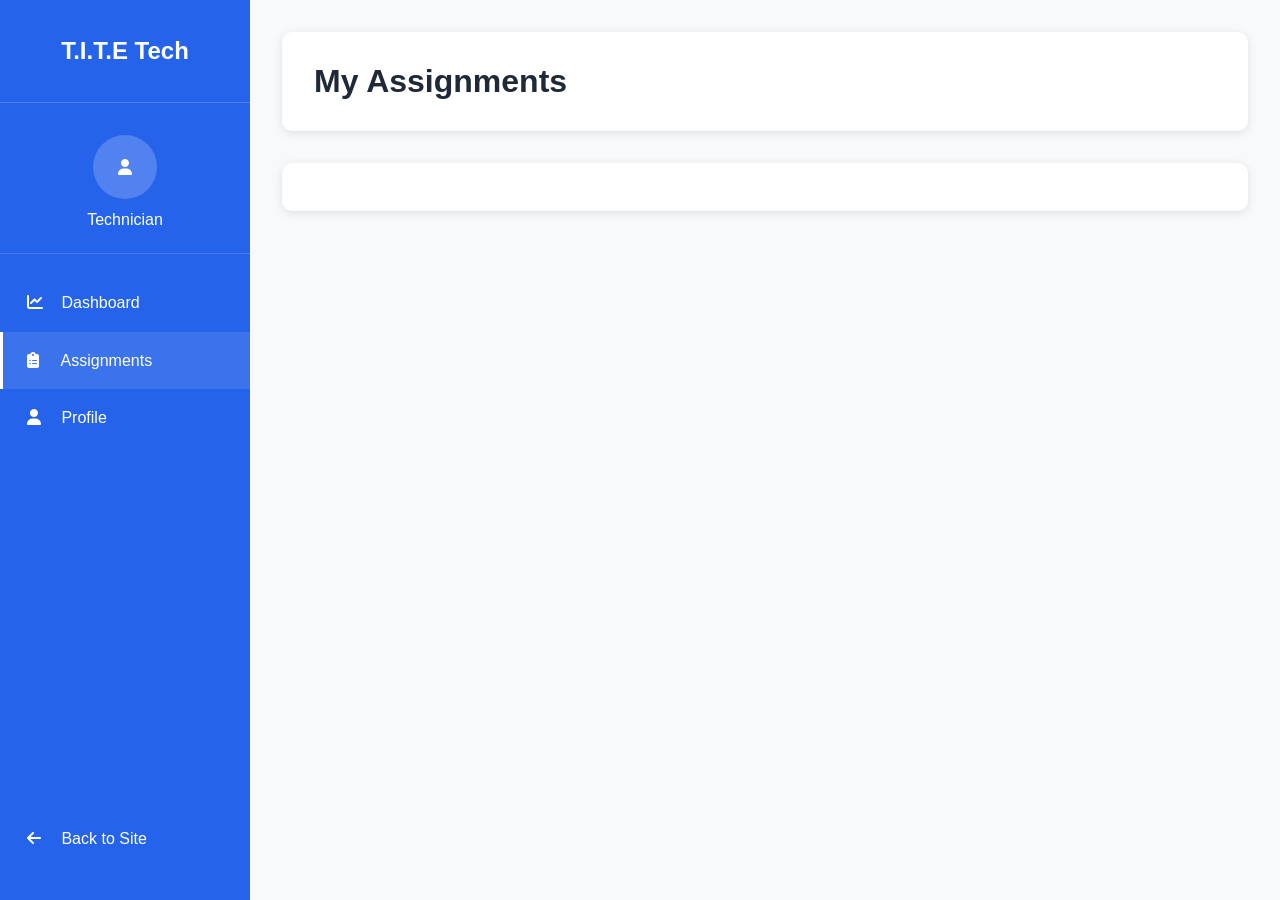
<file: tite-solutions/technician-assignments.html>
<!DOCTYPE html>
<html lang="en">
<head>
    <meta charset="UTF-8">
    <meta name="viewport" content="width=device-width, initial-scale=1.0">
    <title>Technician Assignments | T.I.T.E</title>
    <link rel="stylesheet" href="css/stylesheet.css">
    <link rel="stylesheet" href="css/technician-portal.css">
    <link rel="stylesheet" href="https://cdnjs.cloudflare.com/ajax/libs/font-awesome/6.4.0/css/all.min.css">
</head>
<body>
<div class="tech-layout">
    <button class="tech-sidebar-toggle" id="techSidebarToggle" aria-label="Toggle sidebar">
        <i class="fa-solid fa-bars"></i>
    </button>
    <div class="tech-sidebar-overlay" id="techSidebarOverlay"></div>
    <aside class="tech-sidebar" id="techSidebar">
        <div class="tech-logo"><h2>T.I.T.E Tech</h2></div>
        <div class="tech-profile"><div id="techAvatar" class="tech-avatar"><i class="fa-solid fa-user"></i></div><div id="techName">Technician</div><small id="techEmail"></small></div>
        <ul class="tech-nav">
            <li><a href="technician-dashboard.html"><i class="fa-solid fa-chart-line"></i> Dashboard</a></li>
            <li><a class="active" href="technician-assignments.html"><i class="fa-solid fa-clipboard-list"></i> Assignments</a></li>
            <li><a href="technician-profile.html"><i class="fa-solid fa-user"></i> Profile</a></li>
            <li><a href="index.html"><i class="fa-solid fa-arrow-left"></i> Back to Site</a></li>
        </ul>
    </aside>
    <main class="tech-main">
        <div class="tech-header"><h1>My Assignments</h1></div>
        <div class="tech-panel"><div id="assignmentsList"></div></div>
    </main>
</div>

<!-- Chat Modal -->
<div id="chatModal" class="modal-overlay">
    <div class="modal-content" style="max-width: 600px; height: 80vh; display: flex; flex-direction: column;">
        <button class="modal-close" onclick="closeChatModal()">&times;</button>
        <h2 id="chatModalTitle"><i class="fa-solid fa-comments"></i> Ticket Chat</h2>
        <div id="chatTicketInfo" style="margin-bottom: 1rem; padding: 0.75rem; background: #f3f4f6; border-radius: 8px; font-size: 0.875rem;"></div>
        <div id="chatMessages" style="flex: 1; overflow-y: auto; border: 1px solid #e5e7eb; border-radius: 8px; padding: 1rem; margin-bottom: 1rem; background: #fafafa;"></div>
        <div style="display: flex; gap: 0.5rem;">
            <input type="text" id="chatInput" placeholder="Type your message..." style="flex: 1; padding: 0.75rem; border: 1px solid #d1d5db; border-radius: 6px;" onkeypress="if(event.key==='Enter')sendChatMessage()">
            <button class="btn btn-primary" onclick="sendChatMessage()"><i class="fa-solid fa-paper-plane"></i> Send</button>
        </div>
    </div>
</div>

<!-- Assignment Details Modal -->
<div id="detailsModal" class="modal-overlay">
    <div class="modal-content" style="max-width: 500px;">
        <button class="modal-close" onclick="techPortal.closeDetailsModal()">&times;</button>
        <h2><i class="fa-solid fa-clipboard-list"></i> Assignment Details</h2>
        <div id="detailsContent" style="margin-top: 1rem; line-height: 1.6;"></div>
    </div>
</div>

<style>
.chat-message { margin-bottom: 1rem; max-width: 80%; }
.chat-message.me { margin-left: auto; }
.chat-message.other { margin-right: auto; }
.chat-bubble { padding: 0.75rem 1rem; border-radius: 12px; font-size: 0.9375rem; line-height: 1.5; }
.chat-message.me .chat-bubble { background: var(--primary-color); color: white; border-bottom-right-radius: 4px; }
.chat-message.other .chat-bubble { background: white; color: #374151; border: 1px solid #e5e7eb; border-bottom-left-radius: 4px; }
.chat-meta { font-size: 0.75rem; color: #6b7280; margin-top: 0.25rem; text-align: right; }
.chat-message.other .chat-meta { text-align: left; }
</style>

<script src="js/database.js?v=3"></script>
<script src="js/technician-portal.js?v=3"></script>
<script>
// Debug: log db object contents
console.log('database.js loaded, db object:', typeof db, db ? Object.keys(db) : 'null');

// Chat functions defined first
let currentChatTicketId = null;
let chatRefreshInterval = null;

function openChatModal(ticketId, ticketNumber, customerName) {
    console.log('Opening chat for ticket:', ticketId, ticketNumber, customerName);
    currentChatTicketId = ticketId;
    document.getElementById('chatModalTitle').innerHTML = '<i class="fa-solid fa-comments"></i> Chat - #' + ticketNumber;
    document.getElementById('chatTicketInfo').innerHTML = '<strong>Customer:</strong> ' + customerName;
    document.getElementById('chatModal').classList.add('active');
    loadChatMessages();
    chatRefreshInterval = setInterval(loadChatMessages, 10000);
}

function closeChatModal() {
    document.getElementById('chatModal').classList.remove('active');
    currentChatTicketId = null;
    if (chatRefreshInterval) {
        clearInterval(chatRefreshInterval);
        chatRefreshInterval = null;
    }
}

function escapeHtml(text) {
    const div = document.createElement('div');
    div.textContent = text;
    return div.innerHTML;
}

function formatTime(timestamp) {
    const date = new Date(timestamp);
    return date.toLocaleString('en-US', { 
        month: 'short', day: 'numeric', 
        hour: 'numeric', minute: '2-digit',
        hour12: true 
    });
}

async function loadChatMessages() {
    if (!currentChatTicketId) return;
    
    try {
        const result = await db.ticketMessages.getByTicket(currentChatTicketId);
        if (result.success) {
            renderChatMessages(result.data);
        }
    } catch (error) {
        console.error('Failed to load messages:', error);
    }
}

function renderChatMessages(messages) {
    const container = document.getElementById('chatMessages');
    if (!container) return;
    
    if (messages.length === 0) {
        container.innerHTML = '<p style="text-align: center; color: #9ca3af; padding: 2rem;">No messages yet. Start the conversation!</p>';
        return;
    }
    
    container.innerHTML = messages.map(msg => {
        const isMe = msg.sender_type === 'technician';
        return '<div class="chat-message ' + (isMe ? 'me' : 'other') + '">' +
            '<div class="chat-bubble">' + escapeHtml(msg.message) + '</div>' +
            '<div class="chat-meta">' + escapeHtml(msg.sender_name) + ' &bull; ' + formatTime(msg.created_at) + '</div>' +
            '</div>';
    }).join('');
    
    container.scrollTop = container.scrollHeight;
}

async function sendChatMessage() {
    const input = document.getElementById('chatInput');
    if (!input) return;
    const message = input.value.trim();
    if (!message || !currentChatTicketId) return;
    
    try {
        const result = await db.ticketMessages.send(currentChatTicketId, message);
        if (result.success) {
            input.value = '';
            loadChatMessages();
        } else {
            alert('Failed to send message: ' + (result.error || 'Unknown error'));
        }
    } catch (error) {
        console.error('Failed to send message:', error);
        alert('Failed to send message. Please try again.');
    }
}

// Export to window BEFORE init runs
window.openChatModal = openChatModal;
window.closeChatModal = closeChatModal;
window.sendChatMessage = sendChatMessage;

// Now initialize
document.addEventListener('DOMContentLoaded', function() {
    // Close modal on outside click
    const chatModal = document.getElementById('chatModal');
    if (chatModal) {
        chatModal.addEventListener('click', function(e) {
            if (e.target === this) closeChatModal();
        });
    }
    
    // Ensure modal starts hidden (override any CSS conflicts)
    if (chatModal) chatModal.classList.remove('active');
    
    // Initialize portal
    if (typeof techPortal !== 'undefined') {
        techPortal.init('assignments');
    }
});
</script>
</body>
</html>
</file>
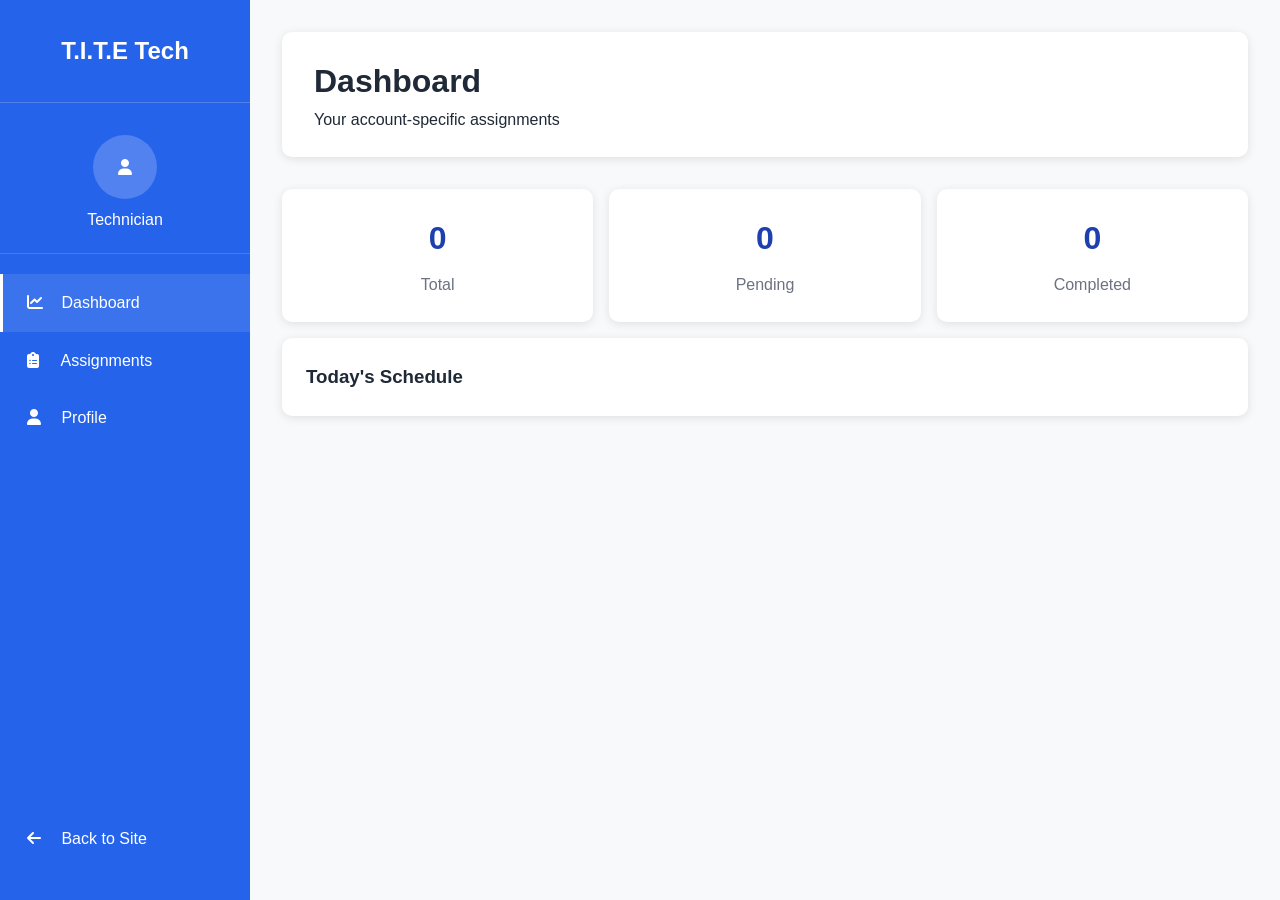
<file: tite-solutions/technician-dashboard.html>
<!DOCTYPE html>
<html lang="en">
<head>
    <meta charset="UTF-8">
    <meta name="viewport" content="width=device-width, initial-scale=1.0">
    <title>Technician Dashboard | T.I.T.E</title>
    <link rel="stylesheet" href="css/stylesheet.css">
    <link rel="stylesheet" href="css/technician-portal.css">
    <link rel="stylesheet" href="https://cdnjs.cloudflare.com/ajax/libs/font-awesome/6.4.0/css/all.min.css">
</head>
<body>
<div class="tech-layout">
    <button class="tech-sidebar-toggle" id="techSidebarToggle" aria-label="Toggle sidebar">
        <i class="fa-solid fa-bars"></i>
    </button>
    <div class="tech-sidebar-overlay" id="techSidebarOverlay"></div>
    <aside class="tech-sidebar" id="techSidebar">
        <div class="tech-logo"><h2>T.I.T.E Tech</h2></div>
        <div class="tech-profile"><div id="techAvatar" class="tech-avatar"><i class="fa-solid fa-user"></i></div><div id="techName">Technician</div><small id="techEmail"></small></div>
        <ul class="tech-nav">
            <li><a class="active" href="technician-dashboard.html"><i class="fa-solid fa-chart-line"></i> Dashboard</a></li>
            <li><a href="technician-assignments.html"><i class="fa-solid fa-clipboard-list"></i> Assignments</a></li>
            <li><a href="technician-profile.html"><i class="fa-solid fa-user"></i> Profile</a></li>
            <li><a href="index.html"><i class="fa-solid fa-arrow-left"></i> Back to Site</a></li>
        </ul>
    </aside>
    <main class="tech-main">
        <div class="tech-header"><div><h1>Dashboard</h1><p>Your account-specific assignments</p></div></div>
        <div class="tech-grid">
            <div class="tech-panel tech-stat"><h3 id="totalAssignments">0</h3><p>Total</p></div>
            <div class="tech-panel tech-stat"><h3 id="pendingAssignments">0</h3><p>Pending</p></div>
            <div class="tech-panel tech-stat"><h3 id="completedAssignments">0</h3><p>Completed</p></div>
        </div>
        <div class="tech-panel"><h3>Today's Schedule</h3><div id="todaySchedule"></div></div>
    </main>
</div>
<script src="js/database.js"></script>
<script src="js/technician-portal.js"></script>
<script>techPortal.init('dashboard');</script>
</body>
</html>
</file>
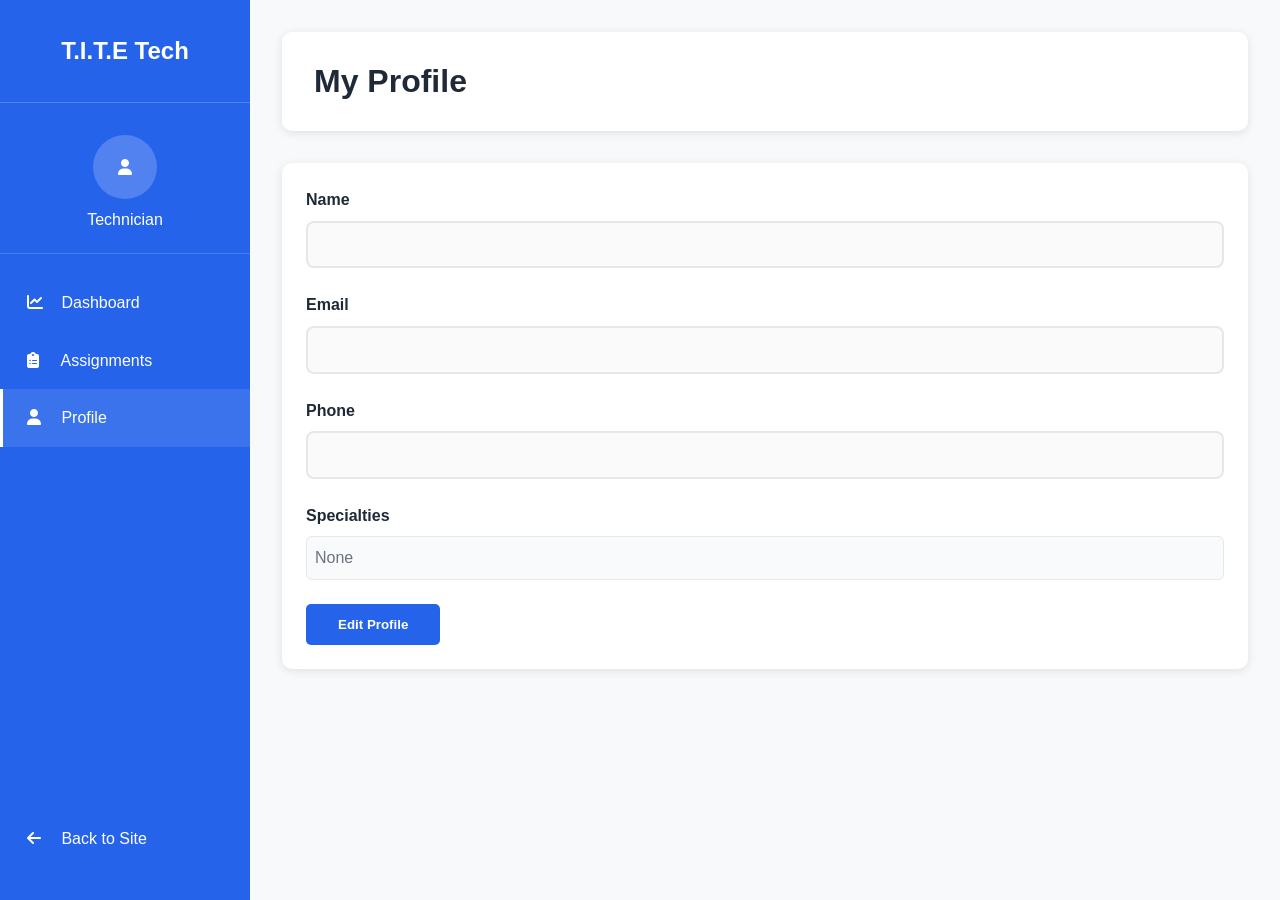
<file: tite-solutions/technician-profile.html>
<!DOCTYPE html>
<html lang="en">
<head>
    <meta charset="UTF-8">
    <meta name="viewport" content="width=device-width, initial-scale=1.0">
    <title>Technician Profile | T.I.T.E</title>
    <link rel="stylesheet" href="css/stylesheet.css">
    <link rel="stylesheet" href="css/technician-portal.css">
    <link rel="stylesheet" href="https://cdnjs.cloudflare.com/ajax/libs/font-awesome/6.4.0/css/all.min.css">
</head>
<body>
<div class="tech-layout">
    <button class="tech-sidebar-toggle" id="techSidebarToggle" aria-label="Toggle sidebar">
        <i class="fa-solid fa-bars"></i>
    </button>
    <div class="tech-sidebar-overlay" id="techSidebarOverlay"></div>
    <aside class="tech-sidebar" id="techSidebar">
        <div class="tech-logo"><h2>T.I.T.E Tech</h2></div>
        <div class="tech-profile"><div id="techAvatar" class="tech-avatar"><i class="fa-solid fa-user"></i></div><div id="techName">Technician</div><small id="techEmail"></small></div>
        <ul class="tech-nav">
            <li><a href="technician-dashboard.html"><i class="fa-solid fa-chart-line"></i> Dashboard</a></li>
            <li><a href="technician-assignments.html"><i class="fa-solid fa-clipboard-list"></i> Assignments</a></li>
            <li><a class="active" href="technician-profile.html"><i class="fa-solid fa-user"></i> Profile</a></li>
            <li><a href="index.html"><i class="fa-solid fa-arrow-left"></i> Back to Site</a></li>
        </ul>
    </aside>
    <main class="tech-main">
        <div class="tech-header"><h1>My Profile</h1></div>

        <div class="tech-panel">
            <div class="alert alert-error" id="profileError" role="alert" style="display: none;"></div>
            <div class="alert alert-success" id="profileSuccess" role="alert" style="display: none;"></div>
            <div class="alert alert-warning" id="profilePending" role="alert" style="display: none; background: #fef3c7; color: #92400e; border: 1px solid #fcd34d; padding: 1rem; border-radius: 8px; margin-bottom: 1rem;"></div>

            <div class="form-group"><label>Name</label><input id="profileName" disabled></div>
            <div class="form-group"><label>Email</label><input id="profileEmail" disabled></div>
            <div class="form-group"><label>Phone</label><input id="profilePhone" disabled></div>
            <div class="form-group"><label>Specialties</label><div id="profileSpecialties" style="padding: 0.5rem; background: #f9fafb; border-radius: 6px; border: 1px solid #e5e7eb; color: var(--text-light);">None</div></div>

            <div id="profileViewActions" style="margin-top: 1rem;">
                <button class="btn btn-primary" type="button" onclick="techPortal.toggleEditMode()">Edit Profile</button>
            </div>
            <div id="profileEditActions" style="display: none; margin-top: 1rem; gap: 0.5rem;">
                <button class="btn btn-primary" type="button" onclick="techPortal.saveProfile()">Save Changes</button>
                <button class="btn" type="button" onclick="techPortal.toggleEditMode()">Cancel</button>
            </div>
        </div>
    </main>
</div>
<script src="js/database.js"></script>
<script src="js/technician-portal.js"></script>
<script>techPortal.init('profile');</script>
</body>
</html>
</file>
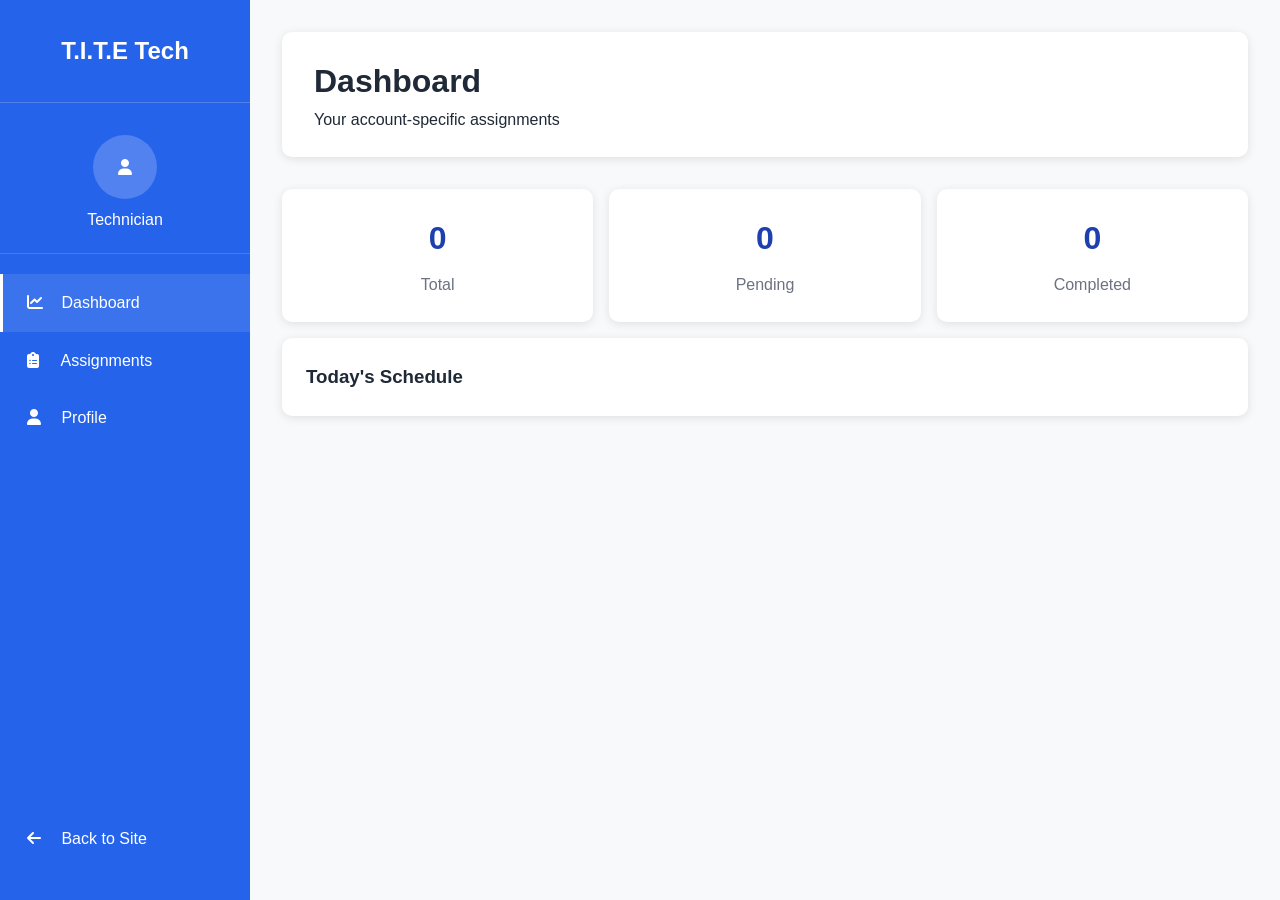
<file: tite-solutions/technician.html>
<!DOCTYPE html>
<html lang="en">
<head>
    <meta charset="UTF-8">
    <meta name="viewport" content="width=device-width, initial-scale=1.0">
    <meta http-equiv="refresh" content="0; url=technician-dashboard.html">
    <title>Redirecting... | T.I.T.E Solutions</title>
</head>
<body>
    Redirecting to <a href="technician-dashboard.html">Technician Dashboard</a>...
</body>
</html>
</file>
<file: tite-solutions/css/stylesheet.css>
/* --- CSS VARIABLES & RESET --- */
        :root {
            --primary-color: #2563eb;
            --secondary-color: #1e40af;
            --accent-color: #06b6d4;
            --text-dark: #1f2937;
            --text-light: #6b7280;
            --bg-light: #f3f4f6;
            --white: #ffffff;
            --success: #10b981;
            --warning: #f59e0b;
            --danger: #ef4444;
            --transition: all 0.3s ease;
        }

        * {
            margin: 0;
            padding: 0;
            box-sizing: border-box;
            font-family: 'Poppins', sans-serif;
        }

        body {
            line-height: 1.6;
            color: var(--text-dark);
            background-color: var(--bg-light);
        }

        a { text-decoration: none; color: inherit; }
        ul { list-style: none; }

        /* --- RESPONSIVE BASE --- */
        img, picture, video, svg, iframe { max-width: 100%; height: auto; display: block; }
        table { width: 100%; border-collapse: collapse; }
        .data-table { width: 100%; overflow-x: auto; display: block; }
        html, body { -webkit-text-size-adjust: 100%; }

        /* --- NAVIGATION --- */
        .navbar {
            background: var(--white);
            padding: 1rem 5%;
            display: flex;
            height: 10vh;
            justify-content: space-between;
            align-items: center;
            position: sticky;
            top: 0;
            z-index: 1000;
            box-shadow: 0 2px 10px rgba(0,0,0,0.1);
        }

        .logo {
            font-size: 1.5rem;
            font-weight: 700;
            color: var(--primary-color);
        }

        .logo i { color: var(--accent-color); }

        .nav-links {
            display: flex;
            gap: 2rem;
            align-items: center;
        }

        .nav-links a {
            font-weight: 500;
            transition: var(--transition);
        }

        .nav-links a:hover { color: var(--primary-color); }
        
        .nav-links.active{
            display:flex;
            flex-direction:column;
            position:absolute;
            top:70px;
            right:0;
            background:rgb(255, 255, 255);
            width:200px;
            padding:20px;
        }

        .btn-book {
            background: var(--primary-color);
            color: var(--white);
            padding: 0.5rem 1.5rem;
            border-radius: 50px;
            font-weight: 600;
        }

        .btn-book:hover { 
            background: var(--secondary-color);
            color: var(--white);
        }

        .btn-login {
            background: transparent;
            color: var(--primary-color);
            border: 2px solid var(--primary-color);
            padding: 0.5rem 1.5rem;
            border-radius: 50px;
            font-weight: 600;
            transition: var(--transition);
            cursor: pointer;
        }

        .btn-login:hover {
            background: var(--primary-color);
            color: var(--white);
        }

        .user-menu {
            display: none;
            align-items: center;
            gap: 1rem;
        }

        .user-menu.active {
            display: flex;
        }

        .user-avatar {
            width: 40px;
            height: 40px;
            border-radius: 50%;
            background: var(--primary-color);
            color: white;
            display: flex;
            align-items: center;
            justify-content: center;
            cursor: pointer;
            position: relative;
        }

        .dropdown-menu {
            position: absolute;
            top: 50px;
            right: 0;
            background: white;
            box-shadow: 0 5px 20px rgba(0,0,0,0.1);
            border-radius: 10px;
            padding: 10px 0;
            min-width: 180px;
            display: none;
        }

        .dropdown-menu.active {
            display: block;
        }

        .dropdown-menu a {
            display: block;
            padding: 10px 20px;
            color: var(--text-dark);
            transition: var(--transition);
        }

        .dropdown-menu a:hover {
            background: var(--bg-light);
            color: var(--primary-color);
        }

        .dropdown-menu hr {
            margin: 5px 0;
            border: none;
            border-top: 1px solid #eee;
        }

        /* Mobile Menu */
        .menu-toggle { display: none; font-size: 1.5rem; cursor: pointer; }

        /* --- HERO SECTION --- */
        .hero {
            height: 90vh;
            background: linear-gradient(rgba(0,0,0,0.7), rgba(0,0,0,0.7)), url('https://images.unsplash.com/photo-1581092921461-eab62e97a780?ixlib=rb-4.0.3&auto=format&fit=crop&w=1920&q=80');
            background-size: cover;
            background-position: center;
            display: flex;
            flex-direction: column;
            justify-content: center;
            align-items: center;
            text-align: center;
            color: var(--white);
            padding: 0 20px;
        }

        .hero h1 { font-size: 3.5rem; margin-bottom: 1rem; }
        .hero p { font-size: 1.2rem; margin-bottom: 2rem; max-width: 600px; }

        .hero-buttons { display: flex; gap: 1rem; }

        .btn {
            padding: 0.8rem 2rem;
            border-radius: 5px;
            font-weight: 600;
            cursor: pointer;
            border: none;
            transition: var(--transition);
        }

        .btn-primary { background: var(--primary-color); color: var(--white); }
        .btn-primary:hover { background: var(--accent-color); }
        .btn-outline { background: transparent; border: 2px solid var(--white); color: var(--white); }
        .btn-outline:hover { background: var(--white); color: var(--primary-color); }
        .btn-success { background: var(--success); color: var(--white); }
        .btn-success:hover { background: #059669; }
        .btn-danger { background: var(--danger); color: var(--white); }
        .btn-danger:hover { background: #dc2626; }

        /* --- SECTIONS GENERAL --- */
        section { padding: 5rem 10%; }
        .section-title {
            text-align: center;
            margin-bottom: 3rem;
        }
        .section-title h2 { font-size: 2.5rem; color: var(--secondary-color); }
        .section-title .line { width: 60px; height: 4px; background: var(--accent-color); margin: 10px auto; }

        /* --- SERVICES --- */
        .services-grid {
            display: grid;
            grid-template-columns: repeat(auto-fit, minmax(300px, 1fr));
            gap: 2rem;
        }

        .service-card {
            background: var(--white);
            padding: 2rem;
            border-radius: 10px;
            text-align: center;
            box-shadow: 0 5px 15px rgba(0,0,0,0.05);
            transition: var(--transition);
            cursor: pointer;
        }

        .service-card:hover { transform: translateY(-10px); box-shadow: 0 15px 30px rgba(0,0,0,0.1); }
        
        .service-icon {
            font-size: 3rem;
            color: var(--primary-color);
            margin-bottom: 1rem;
        }

        .price-tag {
            display: inline-block;
            background: #e0f2fe;
            color: var(--primary-color);
            padding: 0.2rem 0.8rem;
            border-radius: 20px;
            font-size: 0.9rem;
            margin-top: 1rem;
            font-weight: 600;
        }

        /* --- ABOUT --- */
        .about-container {
            display: flex;
            flex-wrap: wrap;
            align-items: center;
            gap: 3rem;
        }

        .about-text { flex: 1; }
        .about-image { 
            flex: 1; 
            background: url('https://images.unsplash.com/photo-1531482615713-2afd69097998?ixlib=rb-4.0.3&auto=format&fit=crop&w=800&q=80') center/cover;
            min-height: 300px;
            border-radius: 10px;
        }

        .team-grid {
            display: flex;
            gap: 2rem;
            margin-top: 2rem;
            flex-wrap: wrap;
        }

        .team-member {
            text-align: center;
            background: var(--white);
            padding: 1.5rem;
            border-radius: 15px;
            flex: 1;
            min-width: 200px;
            box-shadow: 0 5px 15px rgba(0,0,0,0.08);
            transition: var(--transition);
        }

        .team-member:hover {
            transform: translateY(-5px);
        }

        .team-avatar {
            width: 100px;
            height: 100px;
            border-radius: 50%;
            margin: 0 auto 15px;
            overflow: hidden;
            border: 4px solid var(--primary-color);
            box-shadow: 0 4px 10px rgba(37, 99, 235, 0.3);
        }

        .team-avatar img {
            width: 100%;
            height: 100%;
            object-fit: cover;
            display: block;
        }

        .team-member h4 {
            color: var(--secondary-color);
            margin-bottom: 5px;
            font-size: 1.1rem;
        }

        .team-member p {
            color: var(--text-light);
            font-size: 0.9rem;
            margin: 0;
        }

        /* --- BOOKING SECTION --- */
        .booking-container {
            display: grid;
            grid-template-columns: 1fr 1fr;
            gap: 3rem;
        }

        .booking-form {
            background: var(--white);
            padding: 2rem;
            border-radius: 15px;
            box-shadow: 0 5px 20px rgba(0,0,0,0.08);
        }

        .form-row {
            display: grid;
            grid-template-columns: 1fr 1fr;
            gap: 1rem;
        }

        .form-group { margin-bottom: 1.5rem; }
        .form-group label { display: block; margin-bottom: 0.5rem; font-weight: 600; color: var(--text-dark); }
        .form-group input, .form-group textarea, .form-group select {
            width: 100%;
            padding: 0.8rem;
            border: 2px solid #e5e7eb;
            border-radius: 8px;
            font-size: 1rem;
            transition: var(--transition);
        }
        .form-group input:focus, .form-group textarea:focus, .form-group select:focus { 
            outline: none; 
            border-color: var(--primary-color);
        }

        .time-slots {
            display: grid;
            grid-template-columns: repeat(3, 1fr);
            gap: 0.5rem;
            margin-top: 0.5rem;
        }

        .time-slot {
            padding: 0.5rem;
            border: 2px solid #e5e7eb;
            border-radius: 8px;
            text-align: center;
            cursor: pointer;
            transition: var(--transition);
            font-size: 0.9rem;
        }

        .time-slot:hover, .time-slot.selected {
            border-color: var(--primary-color);
            background: #eff6ff;
            color: var(--primary-color);
        }

        .booking-summary {
            background: var(--white);
            padding: 2rem;
            border-radius: 15px;
            box-shadow: 0 5px 20px rgba(0,0,0,0.08);
            height: fit-content;
        }

        .summary-item {
            display: flex;
            justify-content: space-between;
            padding: 1rem 0;
            border-bottom: 1px solid #eee;
        }

        .summary-item:last-child {
            border-bottom: none;
            font-weight: 700;
            font-size: 1.2rem;
            color: var(--primary-color);
        }

        /* --- TICKET SYSTEM --- */
        .ticket-section {
            background: var(--white);
            padding: 2rem;
            border-radius: 15px;
            box-shadow: 0 5px 20px rgba(0,0,0,0.08);
        }

        .ticket-tabs {
            display: flex;
            gap: 1rem;
            margin-bottom: 2rem;
            border-bottom: 2px solid #e5e7eb;
        }

        .ticket-tab {
            padding: 1rem 2rem;
            background: none;
            border: none;
            cursor: pointer;
            font-weight: 600;
            color: var(--text-light);
            position: relative;
        }

        .ticket-tab.active {
            color: var(--primary-color);
        }

        .ticket-tab.active::after {
            content: '';
            position: absolute;
            bottom: -2px;
            left: 0;
            right: 0;
            height: 3px;
            background: var(--primary-color);
        }

        .ticket-list {
            display: flex;
            flex-direction: column;
            gap: 1rem;
        }

        .ticket-card {
            border: 2px solid #e5e7eb;
            border-radius: 10px;
            padding: 1.5rem;
            display: flex;
            justify-content: space-between;
            align-items: center;
            transition: var(--transition);
        }

        .ticket-card:hover {
            border-color: var(--primary-color);
            box-shadow: 0 5px 15px rgba(37, 99, 235, 0.1);
        }

        .ticket-info h4 {
            color: var(--secondary-color);
            margin-bottom: 0.5rem;
        }

        .ticket-meta {
            display: flex;
            gap: 1rem;
            color: var(--text-light);
            font-size: 0.9rem;
        }

        .ticket-status {
            padding: 0.3rem 1rem;
            border-radius: 20px;
            font-size: 0.85rem;
            font-weight: 600;
        }

        .status-pending { background: #fef3c7; color: #d97706; }
        .status-confirmed { background: #d1fae5; color: #059669; }
        .status-completed { background: #dbeafe; color: #2563eb; }
        .status-cancelled { background: #fee2e2; color: #dc2626; }

        /* --- CONTACT --- */
        .contact-container {
            display: grid;
            grid-template-columns: 1fr 1fr;
            gap: 3rem;
        }

        .contact-form {
            background: var(--white);
            padding: 2rem;
            border-radius: 10px;
            box-shadow: 0 5px 15px rgba(0,0,0,0.05);
        }

        .map-container {
            background: var(--white);
            padding: 1rem;
            border-radius: 10px;
            height: 100%;
            min-height: 400px;
        }
        
        iframe { width: 100%; height: 100%; border: 0; border-radius: 5px; }

        /* --- CHAT WIDGET --- */
        .chat-widget {
            position: fixed;
            bottom: 20px;
            right: 20px;
            z-index: 2000;
        }

        .chat-button {
            width: 60px;
            height: 60px;
            background: var(--primary-color);
            color: white;
            border-radius: 50%;
            display: flex;
            justify-content: center;
            align-items: center;
            font-size: 1.5rem;
            cursor: pointer;
            box-shadow: 0 4px 10px rgba(0,0,0,0.2);
            transition: var(--transition);
        }

        .chat-button:hover { background: var(--secondary-color); transform: scale(1.1); }

        .chat-window {
            position: absolute;
            bottom: 80px;
            right: 0;
            width: 380px;
            height: 500px;
            background: var(--white);
            border-radius: 15px;
            box-shadow: 0 10px 25px rgba(0,0,0,0.2);
            display: none;
            flex-direction: column;
            overflow: hidden;
            animation: slideUp 0.4s ease;
        }

        @keyframes slideUp { from { opacity: 0; transform: translateY(20px); } to { opacity: 1; transform: translateY(0); } }

        .chat-header {
            background: var(--primary-color);
            color: white;
            padding: 15px;
            display: flex;
            justify-content: space-between;
            align-items: center;
        }

        .chat-header-info {
            display: flex;
            align-items: center;
            gap: 10px;
        }

        .staff-avatar {
            width: 40px;
            height: 40px;
            border-radius: 50%;
            background: white;
            display: flex;
            align-items: center;
            justify-content: center;
            color: var(--primary-color);
        }

        .chat-body {
            flex: 1;
            padding: 15px;
            overflow-y: auto;
            background: #f9f9f9;
            display: flex;
            flex-direction: column;
            gap: 10px;
        }

        .message { max-width: 80%; padding: 12px; border-radius: 15px; font-size: 0.9rem; line-height: 1.4; }
        .bot-msg { background: #e5e7eb; align-self: flex-start; border-bottom-left-radius: 5px; }
        .user-msg { background: var(--primary-color); color: white; align-self: flex-end; border-bottom-right-radius: 5px; }

        .chat-input-area {
            padding: 15px;
            border-top: 1px solid #ddd;
            display: flex;
            gap: 10px;
            background: white;
        }

        .chat-input-area input {
            flex: 1;
            padding: 12px;
            border: 2px solid #e5e7eb;
            border-radius: 25px;
            outline: none;
            transition: var(--transition);
        }

        .chat-input-area input:focus {
            border-color: var(--primary-color);
        }

        .chat-input-area button {
            background: var(--primary-color);
            color: white;
            border: none;
            width: 45px;
            height: 45px;
            border-radius: 50%;
            cursor: pointer;
            transition: var(--transition);
        }

        .chat-input-area button:hover {
            background: var(--secondary-color);
        }

        /* --- MODALS --- */
        .modal-overlay {
            display: none;
            position: fixed;
            top: 0;
            left: 0;
            width: 100%;
            height: 100%;
            background: rgba(0,0,0,0.6);
            z-index: 3000;
            justify-content: center;
            align-items: center;
            backdrop-filter: blur(5px);
        }

        .modal-overlay.active {
            display: flex;
        }

        .modal-content {
            background: var(--white);
            padding: 2.5rem;
            border-radius: 20px;
            width: 90%;
            max-width: 450px;
            position: relative;
            animation: modalSlide 0.3s ease;
            max-height: 90vh;
            overflow-y: auto;
        }
        /* hide native scrollbar but retain scrolling */
        .modal-content::-webkit-scrollbar {
            width: 0px;
            background: transparent;
        }
        .modal-content {
            -ms-overflow-style: none; /* IE and Edge */
            scrollbar-width: none; /* Firefox */
        }

        @keyframes modalSlide {
            from { opacity: 0; transform: translateY(-50px); }
            to { opacity: 1; transform: translateY(0); }
        }

        .modal-close {
            position: absolute;
            top: 20px;
            right: 20px;
            font-size: 1.5rem;
            cursor: pointer;
            color: var(--text-light);
            width: 35px;
            height: 35px;
            display: flex;
            align-items: center;
            justify-content: center;
            border-radius: 50%;
            transition: var(--transition);
        }

        .modal-close:hover { 
            color: var(--text-dark); 
            background: var(--bg-light);
        }

        .modal-title {
            text-align: center;
            margin-bottom: 1.5rem;
            color: var(--secondary-color);
            font-size: 1.8rem;
        }

        .tab-buttons {
            display: flex;
            gap: 1rem;
            margin-bottom: 1.5rem;
            background: var(--bg-light);
            padding: 5px;
            border-radius: 10px;
        }

        .tab-btn {
            flex: 1;
            padding: 0.8rem;
            border: none;
            background: transparent;
            color: var(--text-dark);
            border-radius: 8px;
            cursor: pointer;
            font-weight: 600;
            transition: var(--transition);
        }

        .tab-btn.active {
            background: var(--white);
            color: var(--primary-color);
            box-shadow: 0 2px 10px rgba(0,0,0,0.1);
        }

        .tab-content {
            display: none;
        }

        .tab-content.active {
            display: block;
        }

        /* --- FOOTER --- */
        footer {
            background: #111827;
            color: white;
            padding: 1rem 10%;
            text-align: center;
        }
        
        .footer-content p {
            margin-bottom: 0.5rem;
            color: #9ca3af;
        }
        .socials a {
            margin: 0 10px;
            font-size: 1rem;
            transition: var(--transition);
        }
        .socials a:hover {
            color: var(--accent-color);
        }

        /* --- ALERTS --- */
        .alert {
            padding: 1rem;
            border-radius: 8px;
            margin-bottom: 1rem;
            display: none;
        }

        .alert-success {
            background: #d1fae5;
            color: #065f46;
            border: 1px solid #a7f3d0;
        }

        .alert-error {
            background: #fee2e2;
            color: #991b1b;
            border: 1px solid #fecaca;
        }

        /* --- RESPONSIVE --- */
        @media (max-width: 992px) {
            .hero h1 { font-size: 2.8rem; }
            section { padding: 4rem 5%; }
            .services-grid { grid-template-columns: repeat(auto-fit, minmax(250px, 1fr)); }
            .team-grid { gap: 1rem; }
            .team-member { min-width: 160px; }
        }

        @media (max-width: 768px) {
            .navbar { padding: 0.75rem 5%; height: auto; min-height: 60px; }
            .nav-links { 
                display: none; 
                position: absolute; 
                top: 70px; 
                right: 0; 
                left: auto; 
                background: var(--white); 
                flex-direction: column; 
                padding: 1rem; 
                box-shadow: 0 5px 20px rgba(0,0,0,0.1); 
                gap: 0; 
                z-index: 999;
                width: 220px;
            }
            .nav-links.active { display: flex; }
            .nav-links li { 
                padding: 0.75rem 0; 
                border-bottom: 1px solid #f0f0f0; 
            }
            .nav-links li:last-child { border-bottom: none; }
            .nav-links .btn-login,
            .nav-links .btn-book {
                display: inline-block;
                margin-top: 0.25rem;
            }
            .menu-toggle { display: block; }
            .hero { height: auto; min-height: 60vh; padding: 4rem 20px; }
            .hero h1 { font-size: 2rem; }
            .hero p { font-size: 1rem; }
            .hero-buttons { flex-direction: column; gap: 0.75rem; }
            .hero-buttons .btn { width: 100%; text-align: center; }
            section { padding: 3rem 5%; }
            .section-title h2 { font-size: 1.75rem; }
            .booking-container, .contact-container { grid-template-columns: 1fr; }
            .form-row { grid-template-columns: 1fr; }
            .time-slots { grid-template-columns: repeat(2, 1fr); }
            .chat-window { width: 90vw; right: -20px; }
            .ticket-card { flex-direction: column; align-items: flex-start; gap: 1rem; }
            .ticket-tabs { 
                flex-wrap: wrap; 
                gap: 0; 
                border-bottom: none; 
            }
            .ticket-tab { 
                padding: 0.6rem 1rem; 
                font-size: 0.85rem; 
            }
            .ticket-tab.active::after { display: none; }
            .team-grid { flex-direction: column; align-items: center; }
            .team-member { min-width: 0; width: 100%; max-width: 280px; }
            .about-container { flex-direction: column; }
            .about-image { min-height: 200px; width: 100%; }
            .user-menu { gap: 0.5rem; }
            .dropdown-menu { right: -10px; top: 45px; min-width: 160px; }
        }

        @media (max-width: 480px) {
            .hero h1 { font-size: 1.6rem; }
            .hero p { font-size: 0.9rem; }
            .section-title h2 { font-size: 1.4rem; }
            .services-grid { grid-template-columns: 1fr; }
            .time-slots { grid-template-columns: repeat(2, 1fr); }
            .modal-content { padding: 1.5rem; width: 95%; }
            .modal-title { font-size: 1.4rem; }
            .btn { padding: 0.6rem 1.2rem; font-size: 0.9rem; }
            .stat-card { padding: 1rem; }
            .stat-icon { width: 48px; height: 48px; font-size: 1.2rem; }
            .stat-info h3 { font-size: 1.5rem; }
        }

        /* --- ADMIN STYLES --- */
        /* Admin modal larger and more spacious */
        #adminModal .modal-content { max-width: 900px; width: 95%; padding: 2.5rem; }
        #adminModal h3, #adminModal h4 { color: var(--secondary-color); }
        #adminTickets .ticket-card, #adminMessages .ticket-card {
            display: flex;
            justify-content: space-between;
            align-items: center;
            gap: 1rem;
            padding: 1rem;
            border-radius: 10px;
        }

        #adminTickets .ticket-card { background: #ffffff; }
        #adminMessages .ticket-card { background: #fafafa; }

        #adminTickets .btn, #adminMessages .btn {
            padding: 0.45rem 0.7rem;
            border-radius: 8px;
            cursor: pointer;
            font-size: 0.9rem;
        }

        /* make modal content less compact generally */
        .modal-content .form-group { margin-bottom: 1rem; }

        /* --- CALENDAR STYLES --- */
        .calendar-day {
            padding: 10px;
            text-align: center;
            border-radius: 5px;
            cursor: pointer;
            transition: var(--transition);
            background: var(--white);
            border: 1px solid #e5e7eb;
        }

        .calendar-day:hover {
            background: var(--primary-color);
            color: var(--white);
        }

        .calendar-day.selected {
            background: var(--primary-color);
            color: var(--white);
            border-color: var(--primary-color);
        }

        .calendar-day.disabled {
            color: #9ca3af;
            cursor: not-allowed;
            background: #f3f4f6;
        }

        .calendar-day.today {
            border: 2px solid var(--accent-color);
        }

        .calendar-day.available {
            background: #d1fae5;
            border-color: #10b981;
        }

        .calendar-day.available:hover {
            background: var(--primary-color);
            color: var(--white);
        }

        .calendar-day.available.selected {
            background: var(--primary-color);
            color: var(--white);
        }

        #prevMonth, #nextMonth {
            background: var(--bg-light);
            border: 1px solid #d1d5db;
            border-radius: 5px;
            cursor: pointer;
            transition: var(--transition);
        }

        #prevMonth:hover, #nextMonth:hover {
            background: var(--primary-color);
            color: var(--white);
        }

        /* --- END OF STYLESHEET --- */
        .modal-content .btn { padding: 0.6rem 1rem; }

/* Admin sidebar toggle (used across admin pages) */
.admin-sidebar-toggle {
    display: none;
    position: fixed;
    top: 1rem;
    left: 1rem;
    z-index: 1100;
    background: var(--primary-color);
    color: white;
    border: none;
    width: 44px;
    height: 44px;
    border-radius: 8px;
    font-size: 1.25rem;
    cursor: pointer;
    display: inline-flex;
    align-items: center;
    justify-content: center;
    box-shadow: 0 2px 10px rgba(0,0,0,0.2);
}

.admin-sidebar-overlay {
    display: none;
    position: fixed;
    inset: 0;
    background: rgba(0,0,0,0.5);
    z-index: 1040;
}
.admin-sidebar-overlay.active { display: block; }

@media (max-width: 768px) {
    .admin-sidebar-toggle { display: inline-flex; }
    .admin-sidebar { transform: translateX(-100%); transition: transform 0.3s ease; z-index: 1050; position: fixed; top: 0; left: 0; height: 100vh; }
    .admin-sidebar.open { transform: translateX(0); }
    .admin-main { margin-left: 0; }
}
</file>
<file: tite-solutions/css/technician-portal.css>
.tech-layout { display: flex; min-height: 100vh; background: #f8f9fa; }
.tech-sidebar { width: 250px; background: var(--primary-color); color: #fff; padding: 2rem 0; position: fixed; height: 100vh; overflow-y: auto; display: flex; flex-direction: column; }
.tech-logo { text-align: center; padding: 0 1rem 2rem; border-bottom: 1px solid rgba(255,255,255,0.2); margin-bottom: 1.25rem; }
.tech-profile { text-align: center; padding: 0.75rem 1rem 1.25rem; border-bottom: 1px solid rgba(255,255,255,0.15); margin-bottom: 1.25rem; }
.tech-avatar { width: 64px; height: 64px; border-radius: 50%; background: rgba(255,255,255,0.2); margin: 0 auto .5rem; display: flex; align-items: center; justify-content: center; overflow: hidden; }
.tech-nav { list-style: none; margin: 0; padding: 0; flex: 1; display: flex; flex-direction: column; }
.tech-nav li:last-child { margin-top: auto; }
.tech-nav a { display: block; padding: 1rem 1.5rem; color: #fff; text-decoration: none; border-left: 3px solid transparent; transition: background .3s; }
.tech-nav a:hover, .tech-nav a.active { background: rgba(255,255,255,0.1); border-left-color: #fff; }
.tech-nav i { width: 20px; margin-right: 10px; }
.tech-main { flex: 1; margin-left: 250px; padding: 2rem; }
.tech-header { background: #fff; padding: 1.5rem 2rem; border-radius: 10px; box-shadow: 0 2px 10px rgba(0,0,0,.1); margin-bottom: 2rem; display: flex; justify-content: space-between; align-items: center; }
.tech-panel { background: #fff; padding: 1.5rem; border-radius: 10px; box-shadow: 0 2px 10px rgba(0,0,0,.1); margin-bottom: 1rem; }
.tech-grid { display: grid; grid-template-columns: repeat(auto-fit, minmax(220px, 1fr)); gap: 1rem; }
.tech-stat { text-align: center; }
.tech-stat h3 { margin: 0 0 .5rem; font-size: 2rem; color: var(--secondary-color); }
.tech-stat p { margin: 0; color: var(--text-light); }
.assignment-card { border: 1px solid #e9ecef; border-radius: 10px; padding: 1rem; margin-bottom: .75rem; }
.calendar-grid { display: grid; grid-template-columns: repeat(7, 1fr); gap: .4rem; }
.calendar-day { min-height: 42px; border: 1px solid #e9ecef; border-radius: 6px; display: flex; align-items: center; justify-content: center; }
.calendar-day.has-assignments { background: #e3f2fd; border-color: var(--primary-color); }
.slot-row { display: flex; gap: .5rem; align-items: center; padding: .5rem 0; border-bottom: 1px solid #f0f0f0; }

/* Mobile sidebar toggle */
.tech-sidebar-toggle {
    display: none; position: fixed; top: 1rem; left: 1rem; z-index: 1100;
    background: var(--primary-color); color: white; border: none;
    width: 44px; height: 44px; border-radius: 8px; font-size: 1.25rem;
    cursor: pointer; align-items: center; justify-content: center;
    box-shadow: 0 2px 10px rgba(0,0,0,0.2);
}
.tech-sidebar-overlay {
    display: none; position: fixed; top: 0; left: 0; right: 0; bottom: 0;
    background: rgba(0,0,0,0.5); z-index: 1040;
}
.tech-sidebar-overlay.active { display: block; }

@media (max-width: 768px) {
    .tech-sidebar-toggle { display: flex; }
    .tech-sidebar { transform: translateX(-100%); transition: transform 0.3s; z-index: 1050; }
    .tech-sidebar.open { transform: translateX(0); }
    .tech-main { margin-left: 0; padding: 1rem; padding-top: 4rem; overflow-x: hidden; }
    .tech-header { padding: 1rem 1.25rem; flex-wrap: wrap; gap: 0.5rem; }
    .tech-grid { grid-template-columns: 1fr; }
    .assignment-card { padding: 0.75rem; font-size: 0.9rem; }
    .calendar-grid { grid-template-columns: repeat(7, 1fr); gap: .2rem; }
    .calendar-day { min-height: 32px; font-size: 0.75rem; }
}

@media (max-width: 480px) {
    .tech-header h1 { font-size: 1.3rem; }
    .tech-header p { font-size: 0.85rem; }
    .tech-stat h3 { font-size: 1.5rem; }
}
</file>
